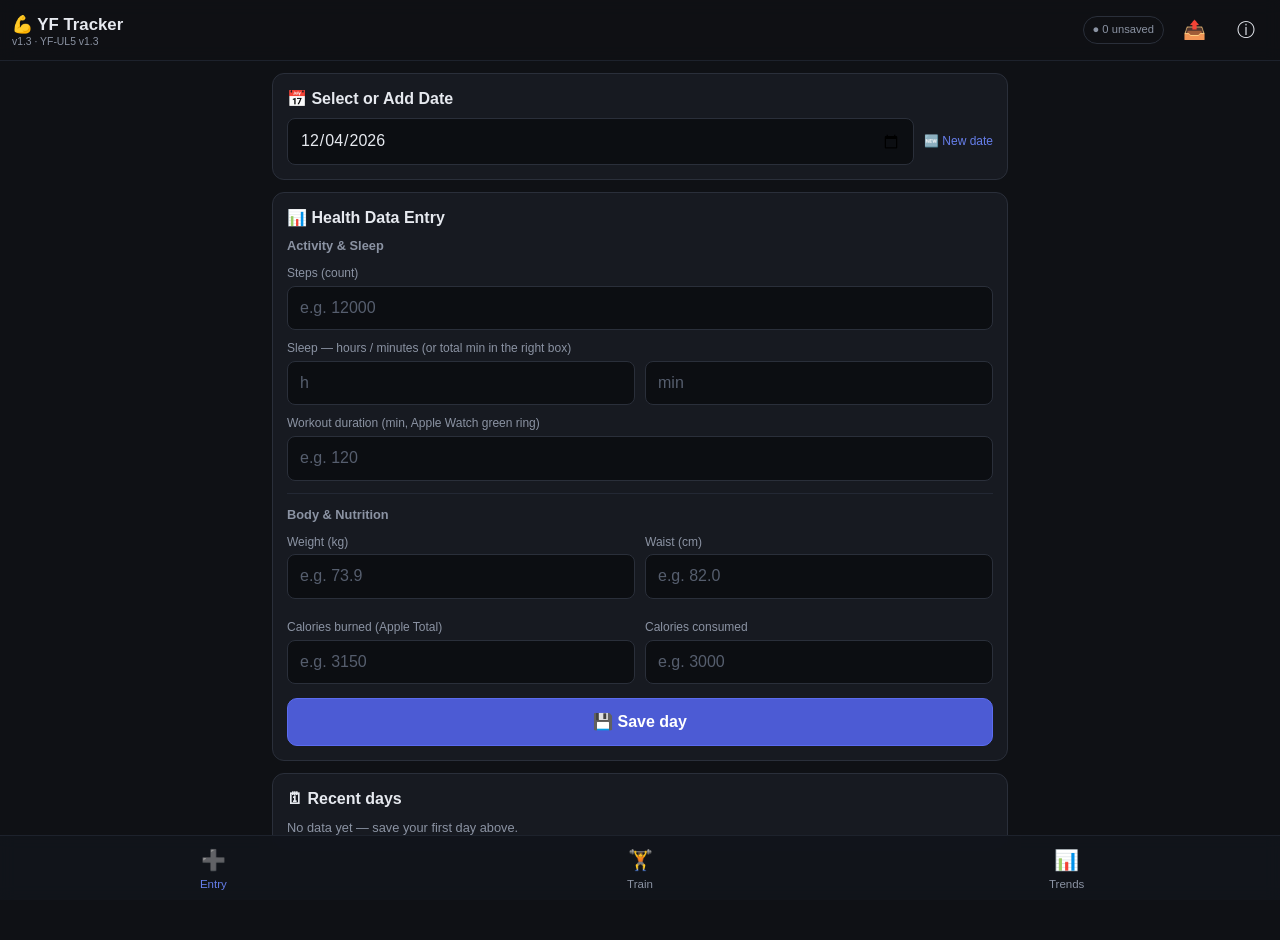
<file: mobile_tracker/index.html>
<!DOCTYPE html>
<html lang="en">
<head>
<meta charset="utf-8">
<meta name="viewport" content="width=device-width, initial-scale=1, viewport-fit=cover">
<meta name="apple-mobile-web-app-capable" content="yes">
<meta name="mobile-web-app-capable" content="yes">
<meta name="apple-mobile-web-app-status-bar-style" content="black-translucent">
<meta name="apple-mobile-web-app-title" content="YF Tracker">
<meta name="theme-color" content="#0f1115">
<title>YF Tracker</title>
<style>
/* ============ Reset / base ============ */
*{box-sizing:border-box;margin:0;padding:0;-webkit-tap-highlight-color:transparent}
html{font-size:16px}
body{
  font-family:-apple-system,BlinkMacSystemFont,"Segoe UI",Roboto,Helvetica,Arial,sans-serif;
  background:#0f1115;color:#e6e9ef;line-height:1.4;
  padding-bottom:calc(64px + env(safe-area-inset-bottom));
  min-height:100vh;
}
button{font:inherit;color:inherit;background:none;border:none;cursor:pointer}
input,select,textarea{font:inherit;color:#e6e9ef;background:#0c0e12;border:1px solid #2a2f3a;border-radius:8px;padding:10px 12px;min-height:44px;width:100%}
input:focus,select:focus{outline:none;border-color:#667eea}
input::placeholder{color:#565e6e}
h1{font-size:1.05rem;font-weight:700}
h2{font-size:1rem;font-weight:700;margin-bottom:.5rem}
h3{font-size:.95rem;font-weight:600}
/* ============ Header ============ */
header{
  position:sticky;top:0;z-index:50;display:flex;align-items:center;gap:8px;
  padding:calc(8px + env(safe-area-inset-top)) 12px 8px;background:#0f1115ee;
  border-bottom:1px solid #1d222c;backdrop-filter:blur(8px);
}
header .ver{font-size:.65rem;color:#8b93a3;line-height:1.1}
header .spacer{flex:1}
.badge{
  font-size:.7rem;padding:5px 9px;border-radius:999px;border:1px solid #2a2f3a;color:#8b93a3;
  min-height:0;display:inline-flex;align-items:center;gap:5px;
}
.badge.dirty{border-color:#f59e0b;color:#f59e0b}
.iconbtn{min-width:44px;min-height:44px;display:inline-flex;align-items:center;justify-content:center;font-size:1.15rem;border-radius:10px}
.iconbtn:active{background:#1d222c}
/* ============ Tab bar ============ */
nav.tabbar{
  position:fixed;bottom:0;left:0;right:0;z-index:50;display:flex;
  background:#12151bee;border-top:1px solid #1d222c;backdrop-filter:blur(8px);
  padding-bottom:env(safe-area-inset-bottom);
}
nav.tabbar button{
  flex:1;padding:10px 0 8px;font-size:.72rem;color:#8b93a3;display:flex;flex-direction:column;align-items:center;gap:2px;min-height:56px;
}
nav.tabbar button .ic{font-size:1.25rem}
nav.tabbar button.on{color:#667eea}
/* ============ Layout ============ */
main{padding:12px;max-width:760px;margin:0 auto}
section.panel{display:none}
section.panel.on{display:block}
.card{background:#171a21;border:1px solid #2a2f3a;border-radius:12px;padding:14px;margin-bottom:12px}
.row{display:flex;gap:10px;align-items:center}
.row>*{flex:1}
.muted{color:#8b93a3;font-size:.8rem}
.small{font-size:.75rem}
.btn{
  display:inline-flex;align-items:center;justify-content:center;gap:6px;
  background:#232838;border:1px solid #364066;color:#c7d2fe;border-radius:10px;
  padding:12px 16px;min-height:48px;font-weight:600;width:100%;
}
.btn:active{background:#2b3149}
.btn.primary{background:#4c5bd4;border-color:#5b6cf0;color:#fff}
.btn.ghost{background:transparent;border-color:#2a2f3a;color:#8b93a3}
.btn.danger{background:#3a1214;border-color:#7f1d1d;color:#fca5a5}
.btn.sm{min-height:38px;padding:6px 12px;width:auto;font-size:.85rem}
.chip{display:inline-block;font-size:.68rem;padding:3px 8px;border-radius:999px;background:#232838;color:#9aa4c7;margin-right:5px;margin-bottom:3px}
label.f{display:block;font-size:.75rem;color:#8b93a3;margin:10px 0 4px}
.grid2{display:grid;grid-template-columns:1fr 1fr;gap:10px}
.hint-ok{color:#10b981;font-size:.75rem}
.hint-new{color:#667eea;font-size:.75rem}
hr.sep{border:0;border-top:1px solid #232834;margin:12px 0}
/* ============ Recent list ============ */
.recent{display:flex;flex-direction:column;gap:6px}
.recent .r{
  display:flex;align-items:center;gap:8px;background:#12151b;border:1px solid #232834;
  border-radius:10px;padding:9px 10px;font-size:.78rem;
}
.recent .r .d{font-weight:700;min-width:52px}
.recent .r .vals{flex:1;color:#8b93a3;display:flex;flex-wrap:wrap;gap:4px 10px}
.recent .r button{min-width:38px;min-height:38px;font-size:1rem;color:#8b93a3}
/* ============ Train ============ */
.sess{display:flex;align-items:center;gap:10px}
.sess .info{flex:1}
.sess .info .nm{font-weight:700}
.today-chip{
  display:flex;align-items:center;gap:10px;background:#141b2e;border:1px solid #364066;
  border-radius:12px;padding:12px;margin-bottom:12px;
}
.exgroup{background:#171a21;border:1px solid #2a2f3a;border-radius:12px;margin-bottom:12px;overflow:hidden}
.exgroup.ss{border-left:4px solid #667eea}
.ss-tag{font-size:.62rem;font-weight:700;letter-spacing:.08em;color:#8fa0f4;padding:8px 14px 0}
.ex{padding:12px 14px}
.ex + .ex{border-top:1px dashed #2a2f3a}
.ex .hd{display:flex;align-items:baseline;gap:8px;flex-wrap:wrap;margin-bottom:6px}
.ex .hd .nm{font-weight:700;font-size:.95rem}
.ex .lastline{font-size:.72rem;color:#7f8798;background:#12151b;border-radius:6px;padding:4px 8px;margin:0 0 8px}
.setrow{display:flex;align-items:center;gap:6px;margin:6px 0}
.setrow .sn{min-width:20px;color:#8b93a3;font-size:.75rem;text-align:center}
.setrow input{min-height:44px;padding:8px;text-align:center}
.setrow input.w{flex:2.2}
.setrow input.r{flex:1.8}
.setrow input.rr{flex:1.3}
.setrow .x{color:#565e6e;font-size:.8rem}
.setrow button.done{
  min-width:44px;min-height:44px;border:1px solid #2a2f3a;border-radius:10px;color:#565e6e;font-size:1rem;
}
.setrow button.done.on{background:#064e3b;border-color:#10b981;color:#10b981}
.setrow button.del{min-width:34px;min-height:44px;color:#565e6e}
.notein input{min-height:38px;font-size:.8rem;padding:7px 10px}
/* editor */
.exed{display:flex;align-items:center;gap:6px;padding:10px 12px;border-top:1px dashed #2a2f3a}
.exed:first-child{border-top:0}
.exed .nm{flex:1;font-size:.88rem}
.exed .tg{color:#8b93a3;font-size:.7rem}
.exed button{min-width:38px;min-height:44px;color:#8b93a3;font-size:.95rem}
.exed button.linkon{color:#8fa0f4}
/* ============ Rest timer ============ */
#restTimer{
  position:fixed;left:12px;right:12px;bottom:calc(64px + env(safe-area-inset-bottom) + 8px);z-index:60;
  display:none;align-items:center;gap:12px;background:#141b2e;border:1px solid #5b6cf0;
  border-radius:14px;padding:12px 16px;box-shadow:0 8px 24px #0009;
}
#restTimer.on{display:flex}
#restTimer.flash{animation:tflash .5s 4}
@keyframes tflash{50%{background:#4c5bd4}}
#restTimer .t{font-size:1.5rem;font-weight:800;font-variant-numeric:tabular-nums}
#restTimer .lb{flex:1;font-size:.75rem;color:#9aa4c7}
/* ============ KPI ============ */
.kpis{display:grid;grid-template-columns:repeat(3,1fr);gap:8px;margin-bottom:14px}
.kpi{border-radius:10px;padding:10px 6px;text-align:center;min-height:86px;border:1px solid}
.kpi .l{color:#9ca3af;font-size:.62rem;margin-bottom:3px}
.kpi .v{font-size:1.15rem;font-weight:700}
.kpi .u{color:#6b7280;font-size:.6rem}
.kpi.green{border-color:#10b981;background:#064e3b}.kpi.green .v{color:#10b981}
.kpi.amber{border-color:#f59e0b;background:#451a03}.kpi.amber .v{color:#f59e0b}
.kpi.red{border-color:#ef4444;background:#450a0a}.kpi.red .v{color:#ef4444}
.kpi.neutral{border-color:#667eea;background:#1e1b4b}.kpi.neutral .v{color:#667eea}
.legend{display:flex;flex-wrap:wrap;gap:4px 12px;margin:2px 0 6px}
.legend .lg{font-size:.68rem;color:#8b93a3;display:inline-flex;align-items:center;gap:5px}
.legend .dot{width:9px;height:9px;border-radius:3px;display:inline-block}
canvas{display:block;width:100%}
/* ============ Modal / toast ============ */
#ovl{position:fixed;inset:0;background:#000a;z-index:100;display:none;align-items:flex-end;justify-content:center}
#ovl.on{display:flex}
#modal{
  background:#171a21;border:1px solid #2a2f3a;border-radius:16px 16px 0 0;width:100%;max-width:760px;
  max-height:86vh;overflow:auto;padding:18px 16px calc(18px + env(safe-area-inset-bottom));
}
#modal h2{margin-bottom:10px}
#modal .body{font-size:.88rem;color:#c3c9d6}
#modal .body p{margin:8px 0}
#modal .body ol,#modal .body ul{margin:8px 0 8px 18px}
#modal .body li{margin:5px 0}
#modal .body code{background:#0c0e12;border:1px solid #2a2f3a;border-radius:6px;padding:1px 6px;font-size:.78rem}
#modal .btns{display:flex;gap:10px;margin-top:16px}
#modal .btns .btn{flex:1}
#toast{
  position:fixed;left:50%;transform:translateX(-50%);bottom:calc(70px + env(safe-area-inset-bottom) + 8px);
  background:#232838;border:1px solid #5b6cf0;color:#e6e9ef;padding:10px 18px;border-radius:999px;
  font-size:.85rem;z-index:120;display:none;white-space:nowrap;box-shadow:0 6px 20px #0008;
}
#toast.on{display:block}
.diffline{font-size:.8rem;margin:3px 0}
.diffline b{color:#f59e0b}
@media(min-width:520px){.kpis{grid-template-columns:repeat(6,1fr)}}
</style>
</head>
<body>

<header>
  <div>
    <h1>💪 YF Tracker</h1>
    <div class="ver">v1.3 · YF-UL5 v1.3</div>
  </div>
  <div class="spacer"></div>
  <button class="badge" id="unsavedBadge" data-act="sync">● 0 unsaved</button>
  <button class="iconbtn" data-act="sync" title="Sync / Export">📤</button>
  <button class="iconbtn" data-act="help" title="Help">ⓘ</button>
</header>

<main>
  <!-- ============ ENTRY ============ -->
  <section class="panel on" id="panel-entry">
    <div class="card">
      <h2>📅 Select or Add Date</h2>
      <div class="row">
        <input type="date" id="entryDate">
        <span id="dateHint" class="hint-new" style="flex:0 0 auto">🆕 New date</span>
      </div>
    </div>

    <div class="card">
      <h2>📊 Health Data Entry</h2>
      <h3 class="muted">Activity &amp; Sleep</h3>
      <label class="f">Steps (count)</label>
      <input id="inSteps" inputmode="numeric" placeholder="e.g. 12000">
      <label class="f">Sleep — hours / minutes (or total min in the right box)</label>
      <div class="row">
        <input id="inSleepH" inputmode="numeric" placeholder="h">
        <input id="inSleepM" inputmode="numeric" placeholder="min">
      </div>
      <div class="muted small" id="sleepHint" style="margin-top:4px"></div>
      <label class="f">Workout duration (min, Apple Watch green ring)</label>
      <input id="inWorkout" inputmode="numeric" placeholder="e.g. 120">
      <hr class="sep">
      <h3 class="muted">Body &amp; Nutrition</h3>
      <div class="grid2">
        <div>
          <label class="f">Weight (kg)</label>
          <input id="inWeight" inputmode="decimal" placeholder="e.g. 73.9">
        </div>
        <div>
          <label class="f">Waist (cm)</label>
          <input id="inWaist" inputmode="decimal" placeholder="e.g. 82.0">
        </div>
        <div>
          <label class="f">Calories burned (Apple Total)</label>
          <input id="inBurned" inputmode="numeric" placeholder="e.g. 3150">
        </div>
        <div>
          <label class="f">Calories consumed</label>
          <input id="inConsumed" inputmode="numeric" placeholder="e.g. 3000">
        </div>
      </div>
      <div style="margin-top:14px"><button class="btn primary" data-act="saveEntry">💾 Save day</button></div>
    </div>

    <div class="card">
      <h2>🗓 Recent days</h2>
      <div class="recent" id="recentList"></div>
    </div>
  </section>

  <!-- ============ TRAIN ============ -->
  <section class="panel" id="panel-train"></section>

  <!-- ============ TRENDS ============ -->
  <section class="panel" id="panel-trends">
    <div class="card">
      <div class="row">
        <div>
          <label class="f">📅 Time Period</label>
          <select id="selPeriod">
            <option value="30">Last 30 Days</option>
            <option value="90">Last 3 Months</option>
            <option value="all">All Data</option>
          </select>
        </div>
        <div>
          <label class="f">📊 Aggregation</label>
          <select id="selAgg">
            <option value="daily">Daily</option>
            <option value="weekly">Weekly</option>
            <option value="monthly">Monthly</option>
          </select>
        </div>
      </div>
      <div class="muted small" id="periodInfo" style="margin-top:8px"></div>
    </div>
    <h2 style="margin:4px 0 8px">📋 Key Metrics</h2>
    <div class="kpis" id="kpiGrid"></div>
    <h2 style="margin:4px 0 8px">📈 Charts</h2>
    <div id="chartsWrap"></div>
  </section>
</main>

<nav class="tabbar">
  <button data-act="tab" data-tab="entry" class="on"><span class="ic">➕</span>Entry</button>
  <button data-act="tab" data-tab="train"><span class="ic">🏋️</span>Train</button>
  <button data-act="tab" data-tab="trends"><span class="ic">📊</span>Trends</button>
</nav>

<div id="restTimer">
  <div class="t" id="rtTime">0:00</div>
  <div class="lb" id="rtLabel"></div>
  <button class="iconbtn" data-act="timerClose">✕</button>
</div>

<div id="ovl"><div id="modal"></div></div>
<div id="toast"></div>
<input type="file" id="fileImport" accept=".json,application/json" style="display:none">

<script>
'use strict';
/* =====================================================================
   YF Tracker v1.0 — single-file offline health & training tracker
   Data lives in IndexedDB. Sync = JSON export -> iCloud -> Mac merge.
   ===================================================================== */

/* ---------------- IndexedDB tiny promise wrapper ---------------- */
const DB_NAME='yf-tracker', DB_VER=1;
let _db=null;
function openDB(){
  return new Promise((res,rej)=>{
    const rq=indexedDB.open(DB_NAME,DB_VER);
    rq.onupgradeneeded=e=>{
      const d=e.target.result;
      if(!d.objectStoreNames.contains('health'))d.createObjectStore('health',{keyPath:'date'});
      if(!d.objectStoreNames.contains('workouts'))d.createObjectStore('workouts',{keyPath:'key'});
      if(!d.objectStoreNames.contains('meta'))d.createObjectStore('meta',{keyPath:'k'});
    };
    rq.onsuccess=()=>{_db=rq.result;res(_db)};
    rq.onerror=()=>rej(rq.error);
  });
}
function tx(store,mode,fn){
  return new Promise((res,rej)=>{
    const t=_db.transaction(store,mode),s=t.objectStore(store);
    const out=fn(s);
    t.oncomplete=()=>res(out&&out._v!==undefined?out._v:out);
    t.onerror=()=>rej(t.error);
  });
}
function idbGetAll(store){return new Promise((res,rej)=>{const t=_db.transaction(store,'readonly');const rq=t.objectStore(store).getAll();rq.onsuccess=()=>res(rq.result||[]);rq.onerror=()=>rej(rq.error)})}
function idbPut(store,obj){return tx(store,'readwrite',s=>{s.put(obj)})}
function idbDel(store,key){return tx(store,'readwrite',s=>{s.delete(key)})}
function idbGet(store,key){return new Promise((res,rej)=>{const t=_db.transaction(store,'readonly');const rq=t.objectStore(store).get(key);rq.onsuccess=()=>res(rq.result);rq.onerror=()=>rej(rq.error)})}

/* ---------------- Date & number helpers ---------------- */
function pad(n){return n<10?'0'+n:''+n}
function isoToDdmm(iso){const[y,m,d]=iso.split('-');return d+'/'+m+'/'+y}
function ddmmToIso(dm){const[d,m,y]=dm.split('/');return y+'-'+m+'-'+d}
function ddmmToDate(dm){const[d,m,y]=dm.split('/').map(Number);return new Date(y,m-1,d)}
function todayIso(){const t=new Date();return t.getFullYear()+'-'+pad(t.getMonth()+1)+'-'+pad(t.getDate())}
function fmtShort(dt){return pad(dt.getDate())+'/'+pad(dt.getMonth()+1)}
function numOrNull(v){if(v===''||v==null)return null;const n=Number(String(v).replace(',','.'));return isNaN(n)?null:n}
function csvCell(v){if(v==null||v==='')return'';const n=Number(v);return Number.isInteger(n)?n+'.0':String(n)}
function esc(s){return String(s==null?'':s).replace(/&/g,'&amp;').replace(/</g,'&lt;').replace(/>/g,'&gt;').replace(/"/g,'&quot;')}
function minToH(m){if(m==null)return'';const h=Math.floor(m/60),mm=Math.round(m%60);return h+'h'+pad(mm)}

/* ---------------- Program seed (YF-UL5 v1) ---------------- */
let _idc=0;const nid=p=>p+'_'+(++_idc)+'_'+Math.random().toString(36).slice(2,7);
function ex(name,sets,reps,rest,rir,opts){return Object.assign({id:nid('e'),name,sets,reps,rest,rir:rir||'',ssWithNext:false,note:''},opts||{})}
const ABS=()=>[
  ex('Weighted jackknife',4,'12','1:00','',{note:'34 kg → 36 when 4×12 clean'}),
  ex('Russian twist',3,'20','0:45','',{note:'default 20 kg'}),
  ex('Leg raise slow',1,'25','0:45','',{note:'or 2×15, BW'}),
  ex('Sit-ups feet on ground (optionnel)',1,'25','0:45','',{note:'slow finisher, optional'}),
  ex('Plank hold',2,'45-60s','0:45','',{note:'seconds in reps'})
];
function seedProgram(){
  return {name:'YF-UL5 v1.3',sessions:[
    {id:nid('s'),name:'Upper A',sub:'Chest/Back Heavy',exercises:[
      ex('Tirage vertical prise large',3,'8-10','2:30','1-2',{note:'full ROM, no partials'}),
      ex('Tirage horizontal prise serré',3,'10','2:30','1-2',{note:'full ROM, no partials'}),
      ex('Développé couché barre',4,'5-8','3:00','1-2'),
      ex('Tirage vertical unilatéral',3,'10','2:00','2'),
      ex('Dips (lestés ou BW)',3,'8-10','2:00','2'),
      ex('Shrug barre',3,'12-15','1:30','1',{ssWithNext:true,note:'72.5-75 kg, true superset'}),
      ex('Élévations latérales',3,'12-15','1:30','1',{note:'8 kg strict, pause 1s top'}),
      ex('Face pulls',3,'12-15','1:00','1')
    ]},
    {id:nid('s'),name:'Lower A',sub:'Quad/Ham + Abs',exercises:[
      ex('Back squat barre',4,'5-8','3:00','2'),
      ex('Bulgarian split squat',4,'10/leg','2:00','2'),
      ex('Romanian deadlift barre',4,'8','3:00','2',{note:'start light, ramping'}),
      ...ABS()
    ]},
    {id:nid('s'),name:'Upper B',sub:'Shoulders/Arms',exercises:[
      ex('Standing OHP barbell',4,'5-8','3:00','2'),
      ex('Shoulder press machine (optionnel)',3,'8-12','2:00','0-1',{note:'si machine dispo — ¾ lockout, 2-3s eccentric'}),
      ex('Élévations latérales',4,'10-15','1:30','1',{note:'lead elbow, pause 1s top'}),
      ex('Rear delt cable fly',3,'12-15','1:30','1'),
      ex('Curl pupitre',4,'10','1:30','1-2',{ssWithNext:true}),
      ex('Overhead triceps',4,'10','1:30','1-2'),
      ex('Curl allongé poulie basse',4,'10','1:30','1-2',{ssWithNext:true}),
      ex('Triceps barre poulie haute',4,'10','1:30','1-2'),
      ex('Reverse curl EZ',3,'10','1:30','1',{ssWithNext:true}),
      ex('Hammer curl',3,'10','1:30','1')
    ]},
    {id:nid('s'),name:'Upper C',sub:'Chest/Back Volume',exercises:[
      ex('Pull-ups (BW ou lestés)',4,'max (5-8)','2:30','0-1',{note:'FRESH first — hardest movement'}),
      ex('Développé incliné haltères',3,'8-10','2:30','1-2',{note:'22 kg start'}),
      ex('Tirage horizontal prise large',3,'10','2:30','1-2',{note:'order 3-4 flexible by machine'}),
      ex('Écarté haltère pec',3,'10-12','1:30','1'),
      ex('Pull-over cable',3,'12','1:30','1',{note:'light+slow, feel lat stretch; first cut if long'}),
      ex('Face pulls',3,'12-15','1:30','1',{ssWithNext:true,note:'replaced shrug — rear delt + shoulder health'}),
      ex('Élévations latérales',3,'12-15','1:30','1',{note:'8 kg strict'})
    ]},
    {id:nid('s'),name:'Lower B',sub:'Ham/Quad Accessories + Abs',exercises:[
      ex('Hack squat',4,'10','2:30','1-2'),
      ex('Leg curl allongé',3,'10','1:30','1'),
      ex('Leg curl assis',2,'10','1:30','1'),
      ex('Leg extension',3,'10-12','1:30','0-1'),
      ...ABS()
    ]}
  ]};
}
const SCHEDULE={0:'Upper A',1:'Lower A',2:'Upper B',3:null,4:'Upper C',5:'Lower B',6:null};

/* ---------------- App state ---------------- */
const S={
  tab:'entry',
  health:[],            // sorted asc by date
  workouts:[],          // sorted asc by date
  program:null,
  unsaved:0,
  lastExport:null,
  trainView:'home',     // home | edit
  editSid:null,
  log:null              // active working session log
};
const $=q=>document.querySelector(q);

/* ---------------- Data access ---------------- */
function sortHealth(){S.health.sort((a,b)=>ddmmToDate(a.date)-ddmmToDate(b.date))}
function sortWorkouts(){S.workouts.sort((a,b)=>ddmmToDate(a.date)-ddmmToDate(b.date))}
async function loadAll(){
  S.health=await idbGetAll('health');sortHealth();
  S.workouts=await idbGetAll('workouts');sortWorkouts();
  const pm=await idbGet('meta','program');
  if(pm&&pm.v){S.program=pm.v}else{S.program=seedProgram();await idbPut('meta',{k:'program',v:S.program})}
  const un=await idbGet('meta','unsaved');S.unsaved=un?un.v:0;
  const le=await idbGet('meta','lastExport');S.lastExport=le?le.v:null;
  const al=await idbGet('meta','activeLog');if(al&&al.v)S.log=al.v;
}
async function bumpUnsaved(n){S.unsaved+=(n==null?1:n);await idbPut('meta',{k:'unsaved',v:S.unsaved});renderBadge()}
async function persistProgram(){await idbPut('meta',{k:'program',v:S.program});await bumpUnsaved()}
let _alTm=null;
function persistActiveLog(){clearTimeout(_alTm);_alTm=setTimeout(()=>{idbPut('meta',{k:'activeLog',v:S.log})},400)}
async function clearActiveLog(){clearTimeout(_alTm);await idbPut('meta',{k:'activeLog',v:null});S.log=null}

/* ---------------- Modal / toast ---------------- */
function showModal(title,bodyHtml,buttons){
  return new Promise(res=>{
    const m=$('#modal');
    m.innerHTML='<h2>'+esc(title)+'</h2><div class="body">'+bodyHtml+'</div>'+
      '<div class="btns">'+buttons.map((b,i)=>'<button class="btn '+(b.cls||'')+'" data-mb="'+i+'">'+esc(b.txt)+'</button>').join('')+'</div>';
    $('#ovl').classList.add('on');
    m.querySelectorAll('[data-mb]').forEach(bt=>bt.onclick=()=>{$('#ovl').classList.remove('on');res(buttons[+bt.dataset.mb].val)});
  });
}
function confirmM(title,body){return showModal(title,body,[{txt:'Cancel',cls:'ghost',val:false},{txt:'Confirm',cls:'primary',val:true}])}
let _toTm=null;
function toast(msg){const t=$('#toast');t.textContent=msg;t.classList.add('on');clearTimeout(_toTm);_toTm=setTimeout(()=>t.classList.remove('on'),2200)}

/* =====================================================================
   ENTRY TAB
   ===================================================================== */
function healthByDate(dm){return S.health.find(h=>h.date===dm)}
function lastWeight(){for(let i=S.health.length-1;i>=0;i--){if(S.health[i].weight!=null)return S.health[i].weight}return null}

function loadEntryForm(){
  const iso=$('#entryDate').value||todayIso();
  const rec=healthByDate(isoToDdmm(iso));
  const hint=$('#dateHint');
  if(rec){hint.textContent='📝 Date exists — editing';hint.className='hint-ok'}
  else{hint.textContent='🆕 New date';hint.className='hint-new'}
  const g=(v)=>v==null?'':String(v);
  $('#inSteps').value=rec?g(rec.steps):'';
  const sl=rec?rec.sleep_min:null;
  $('#inSleepH').value=sl!=null?String(Math.floor(sl/60)):'';
  $('#inSleepM').value=sl!=null?String(Math.round(sl%60)):'';
  updateSleepHint();
  $('#inWorkout').value=rec?g(rec.workout_duration_min_tot):'';
  $('#inWeight').value=rec?g(rec.weight):(lastWeight()!=null?String(lastWeight()):'');
  $('#inWaist').value=rec?g(rec.waist_cm):'';
  $('#inBurned').value=rec?g(rec.calories_burned):'';
  $('#inConsumed').value=rec?g(rec.calories_consumed):'';
}
function readSleepMin(){
  const h=numOrNull($('#inSleepH').value),m=numOrNull($('#inSleepM').value);
  if(h==null&&m==null)return null;
  return (h||0)*60+(m||0);
}
function updateSleepHint(){
  const v=readSleepMin();
  $('#sleepHint').textContent=v==null?'':('= '+minToH(v)+' ('+v+' min)');
}
async function saveEntry(){
  const iso=$('#entryDate').value;if(!iso){toast('Pick a date');return}
  const dm=isoToDdmm(iso);
  const rec={date:dm,
    steps:numOrNull($('#inSteps').value),
    sleep_min:readSleepMin(),
    workout_duration_min_tot:numOrNull($('#inWorkout').value),
    weight:numOrNull($('#inWeight').value),
    calories_burned:numOrNull($('#inBurned').value),
    calories_consumed:numOrNull($('#inConsumed').value),
    waist_cm:numOrNull($('#inWaist').value)};
  const old=healthByDate(dm);
  if(old){
    const fields=[['steps','Steps'],['sleep_min','Sleep'],['workout_duration_min_tot','Workout'],['weight','Weight'],['calories_burned','Burned'],['calories_consumed','Consumed'],['waist_cm','Waist']];
    const diffs=fields.filter(([k])=>String(old[k]??'')!==String(rec[k]??''))
      .map(([k,l])=>'<div class="diffline">'+l+': '+esc(old[k]??'—')+' → <b>'+esc(rec[k]??'—')+'</b></div>').join('');
    if(diffs){const ok=await confirmM('Overwrite '+dm+'?',diffs||'');if(!ok)return}
    else{toast('No changes');return}
  }
  await idbPut('health',rec);
  const i=S.health.findIndex(h=>h.date===dm);
  if(i>=0)S.health[i]=rec;else{S.health.push(rec);sortHealth()}
  await bumpUnsaved();
  loadEntryForm();renderRecent();
  toast('Saved '+dm+' ✓');
}
function renderRecent(){
  const el=$('#recentList');
  const last=S.health.slice(-10).reverse();
  if(!last.length){el.innerHTML='<div class="muted">No data yet — save your first day above.</div>';return}
  el.innerHTML=last.map(h=>{
    const vals=[];
    if(h.weight!=null)vals.push(h.weight+' kg');
    if(h.waist_cm!=null)vals.push('waist '+h.waist_cm);
    if(h.sleep_min!=null)vals.push('😴 '+minToH(h.sleep_min));
    if(h.steps!=null)vals.push('👣 '+Math.round(h.steps).toLocaleString());
    if(h.calories_consumed!=null)vals.push('in '+Math.round(h.calories_consumed));
    if(h.calories_burned!=null)vals.push('out '+Math.round(h.calories_burned));
    return '<div class="r"><span class="d">'+h.date.slice(0,5)+'</span><span class="vals">'+vals.map(esc).join(' · ')+'</span>'+
      '<button data-act="editDay" data-date="'+h.date+'">✎</button><button data-act="delDay" data-date="'+h.date+'">✕</button></div>';
  }).join('');
}
async function delDay(dm){
  const ok=await confirmM('Delete '+dm+'?','This removes the day from the phone app only (the Mac CSV is not touched).');
  if(!ok)return;
  await idbDel('health',dm);
  S.health=S.health.filter(h=>h.date!==dm);
  await bumpUnsaved();renderRecent();loadEntryForm();toast('Deleted '+dm);
}

/* =====================================================================
   TRAIN TAB
   ===================================================================== */
function groupSS(list){
  const groups=[];let cur=[];
  list.forEach((e,i)=>{cur.push(i);if(!e.ssWithNext||i===list.length-1){groups.push(cur);cur=[]}});
  if(cur.length)groups.push(cur);
  return groups;
}
function lastSessionFor(name){
  const n=name.trim().toLowerCase();
  for(let i=S.workouts.length-1;i>=0;i--){
    const w=S.workouts[i];
    const e=(w.exercises||[]).find(x=>x.name.trim().toLowerCase()===n);
    if(e&&e.sets&&e.sets.length)return {date:w.date,sets:e.sets};
  }
  return null;
}
function fmtPrev(p){return (p&&p.weight!=null?p.weight:'?')+'×'+(p&&p.reps!=null?p.reps:'?')}
function renderTrain(){
  const root=$('#panel-train');
  if(S.log){root.innerHTML=logHTML();return}
  if(S.trainView==='edit'){root.innerHTML=editorHTML();return}
  root.innerHTML=homeHTML();
}
function homeHTML(){
  const today=SCHEDULE[new Date().getDay()];
  const tSess=today?S.program.sessions.find(s=>s.name===today):null;
  let h='';
  if(tSess){
    h+='<div class="today-chip"><div style="flex:1"><div class="muted small">📅 Today</div><div style="font-weight:700">'+esc(tSess.name)+' — '+esc(tSess.sub||'')+'</div></div>'+
      '<button class="btn primary sm" data-act="startSession" data-sid="'+tSess.id+'">Start</button></div>';
  }else if(today===null){
    h+='<div class="today-chip"><div class="muted">📅 Today is a REST day (schedule: Sun UA · Mon LA · Tue UB · Wed rest · Thu UC · Fri LB · Sat rest)</div></div>';
  }
  h+=S.program.sessions.map(s=>{
    return '<div class="card sess"><div class="info"><div class="nm">'+esc(s.name)+'</div><div class="muted small">'+esc(s.sub||'')+' · '+s.exercises.length+' exercises</div></div>'+
    '<button class="btn sm" data-act="startSession" data-sid="'+s.id+'">▶ Start</button>'+
    '<button class="iconbtn" data-act="editSession" data-sid="'+s.id+'">✎</button></div>';
  }).join('');
  h+='<button class="btn ghost" data-act="addSession">＋ New session</button>';
  h+='<div class="muted small" style="margin-top:14px">📈 Per-exercise progress view: coming in a later version.</div>';
  return h;
}
/* -------- session editor -------- */
function editorHTML(){
  const s=S.program.sessions.find(x=>x.id===S.editSid);
  if(!s){S.trainView='home';return homeHTML()}
  let h='<div class="card"><div class="row" style="align-items:center">'+
    '<button class="iconbtn" data-act="editBack" style="flex:0 0 auto">←</button>'+
    '<div style="flex:1"><div style="font-weight:700">'+esc(s.name)+'</div><div class="muted small">'+esc(s.sub||'')+'</div></div>'+
    '<button class="btn sm ghost" data-act="renameSession" data-sid="'+s.id+'">Rename</button></div></div>';
  h+='<div class="card" style="padding:4px 2px">';
  h+=s.exercises.map((e,i)=>{
    const link=e.ssWithNext?'⛓':'⛓';
    return '<div class="exed">'+
      '<div class="nm"><div>'+esc(e.name)+(e.ssWithNext?' <span class="chip" style="background:#141b2e;color:#8fa0f4">SS↓</span>':'')+'</div>'+
      '<div class="tg">'+e.sets+'×'+esc(e.reps)+' · rest '+esc(e.rest)+(e.rir?' · RIR '+esc(e.rir):'')+'</div></div>'+
      '<button data-act="exUp" data-sid="'+s.id+'" data-i="'+i+'">↑</button>'+
      '<button data-act="exDown" data-sid="'+s.id+'" data-i="'+i+'">↓</button>'+
      '<button data-act="exLink" data-sid="'+s.id+'" data-i="'+i+'" class="'+(e.ssWithNext?'linkon':'')+'" title="superset with next">'+link+'</button>'+
      '<button data-act="exEdit" data-sid="'+s.id+'" data-i="'+i+'">✎</button>'+
      '<button data-act="exDel" data-sid="'+s.id+'" data-i="'+i+'">✕</button>'+
      '</div>';
  }).join('');
  h+='</div>';
  h+='<button class="btn" data-act="exAdd" data-sid="'+s.id+'">＋ Add exercise</button>';
  h+='<div style="height:10px"></div>';
  h+='<button class="btn danger" data-act="delSession" data-sid="'+s.id+'">🗑 Delete session</button>';
  return h;
}
function exFormHTML(e){
  return '<label class="f">Name</label><input id="xf_name" value="'+esc(e.name)+'">'+
  '<div class="grid2">'+
  '<div><label class="f">Sets</label><input id="xf_sets" inputmode="numeric" value="'+esc(e.sets)+'"></div>'+
  '<div><label class="f">Reps (range ok)</label><input id="xf_reps" value="'+esc(e.reps)+'"></div>'+
  '<div><label class="f">Rest (m:ss)</label><input id="xf_rest" value="'+esc(e.rest)+'"></div>'+
  '<div><label class="f">RIR</label><input id="xf_rir" value="'+esc(e.rir)+'"></div>'+
  '</div>'+
  '<label class="f">Default note (machine/gym)</label><input id="xf_note" value="'+esc(e.note||'')+'">';
}
function readExForm(){
  return {name:$('#xf_name').value.trim()||'Exercise',
    sets:Math.max(1,Math.round(numOrNull($('#xf_sets').value)||1)),
    reps:$('#xf_reps').value.trim()||'10',
    rest:$('#xf_rest').value.trim()||'1:30',
    rir:$('#xf_rir').value.trim(),
    note:$('#xf_note').value.trim()};
}
async function exEdit(sid,i){
  const s=S.program.sessions.find(x=>x.id===sid);const e=s.exercises[i];
  const ok=await showModal('Edit exercise',exFormHTML(e),[{txt:'Cancel',cls:'ghost',val:false},{txt:'Save',cls:'primary',val:true}]);
  if(!ok)return;
  Object.assign(e,readExForm());
  await persistProgram();renderTrain();
}
async function exAdd(sid){
  const s=S.program.sessions.find(x=>x.id===sid);
  const blank=ex('',3,'10','1:30','');
  const ok=await showModal('New exercise',exFormHTML(blank),[{txt:'Cancel',cls:'ghost',val:false},{txt:'Add',cls:'primary',val:true}]);
  if(!ok)return;
  Object.assign(blank,readExForm());
  s.exercises.push(blank);
  await persistProgram();renderTrain();
}
/* -------- logging -------- */
async function startSession(sid){
  const s=S.program.sessions.find(x=>x.id===sid);if(!s)return;
  if(S.log){
    const ok=await confirmM('A session draft is in progress','Starting "'+esc(s.name)+'" will discard the unfinished "'+esc(S.log.session)+'" draft. Continue?');
    if(!ok)return;
    await clearActiveLog();
  }
  S.log={sid:s.id,session:s.name,dateISO:todayIso(),
    ex:s.exercises.map(e=>{
      const last=lastSessionFor(e.name);
      const lastSets=last?last.sets:null;
      const sets=[];
      for(let i=0;i<e.sets;i++){
        const p=lastSets?(lastSets[i]||lastSets[lastSets.length-1]):null;
        sets.push({w:'',r:'',rir:'',done:false,prev:p?{weight:p.weight,reps:p.reps}:null});
      }
      return {name:e.name,target:e.sets+'×'+e.reps,rest:e.rest,rir:e.rir,ssWithNext:!!e.ssWithNext,note:e.note||'',sets,lastDate:last?last.date:null,lastSets:lastSets||null};
    })};
  persistActiveLog();renderTrain();window.scrollTo(0,0);
}
function logHTML(){
  const L=S.log;
  let h='<div class="card"><div class="row" style="align-items:center">'+
    '<div style="flex:1"><div style="font-weight:800">'+esc(L.session)+'</div><div class="muted small">in progress — auto-saved draft</div></div>'+
    '<input type="date" value="'+esc(L.dateISO)+'" data-logdate="1" style="flex:0 0 150px"></div>'+
    '<div class="row" style="margin-top:10px">'+
    '<button class="btn primary" data-act="finishSession">✓ Finish &amp; save</button>'+
    '<button class="btn ghost" data-act="cancelSession">✕ Discard</button></div></div>';
  const groups=groupSS(L.ex);
  h+=groups.map(g=>{
    const isSS=g.length>1;
    let card='<div class="exgroup'+(isSS?' ss':'')+'">';
    if(isSS)card+='<div class="ss-tag">⛓ SUPERSET — alternate, rest after the pair</div>';
    card+=g.map(i=>{
      const e=L.ex[i];
      let x='<div class="ex"><div class="hd"><span class="nm">'+esc(e.name)+'</span>'+
        '<span class="chip">'+esc(e.target)+'</span><span class="chip">rest '+esc(e.rest)+'</span>'+(e.rir?'<span class="chip">RIR '+esc(e.rir)+'</span>':'')+'</div>';
      if(e.lastSets&&e.lastSets.length){
        x+='<div class="lastline">↩ Last'+(e.lastDate?' ('+esc(e.lastDate.slice(0,5))+')':'')+': '+e.lastSets.map(fmtPrev).join(' · ')+'</div>';
      }
      x+=e.sets.map((st,j)=>
        '<div class="setrow"><span class="sn">'+(j+1)+'</span>'+
        '<input class="w" inputmode="decimal" placeholder="'+(st.prev&&st.prev.weight!=null?esc(String(st.prev.weight)):'kg')+'" value="'+esc(st.w)+'" data-lb="'+i+'.'+j+'.w">'+
        '<span class="x">×</span>'+
        '<input class="r" inputmode="numeric" placeholder="'+(st.prev&&st.prev.reps!=null?esc(String(st.prev.reps)):'reps')+'" value="'+esc(st.r)+'" data-lb="'+i+'.'+j+'.r">'+
        '<input class="rr" inputmode="numeric" placeholder="RIR" value="'+esc(st.rir)+'" data-lb="'+i+'.'+j+'.rir">'+
        '<button class="done'+(st.done?' on':'')+'" data-act="setDone" data-i="'+i+'" data-j="'+j+'">✓</button>'+
        '<button class="del" data-act="setDel" data-i="'+i+'" data-j="'+j+'">–</button></div>'
      ).join('');
      x+='<div class="row" style="margin-top:6px"><button class="btn ghost sm" data-act="setAdd" data-i="'+i+'">＋ set</button>'+
         '<div class="notein" style="flex:3"><input placeholder="note (machine/gym)" value="'+esc(e.note)+'" data-ln="'+i+'"></div></div>';
      x+='</div>';
      return x;
    }).join('');
    card+='</div>';
    return card;
  }).join('');
  return h;
}
function setDone(i,j){
  const st=S.log.ex[i].sets[j];st.done=!st.done;
  persistActiveLog();
  const btn=document.querySelector('[data-act="setDone"][data-i="'+i+'"][data-j="'+j+'"]');
  if(btn)btn.classList.toggle('on',st.done);
  if(st.done)startTimer(S.log.ex[i].rest,S.log.ex[i].name+' — set '+(j+1)+' done');
}
async function finishSession(){
  const L=S.log;
  const dm=isoToDdmm(L.dateISO);
  const exercises=L.ex.map(e=>({
    name:e.name,target:e.target,rest:e.rest,rir:e.rir,note:e.note||'',
    sets:e.sets.filter(s=>s.r!=='').map(s=>{
      const o={weight:numOrNull(s.w),reps:numOrNull(s.r)};
      if(s.rir!=='')o.rir=numOrNull(s.rir);
      return o;
    })
  })).filter(e=>e.sets.length>0);
  if(!exercises.length){toast('Nothing logged yet');return}
  const key=dm+'|'+L.session;
  const existing=S.workouts.find(w=>w.key===key);
  const body='<p>'+exercises.length+' exercises, '+exercises.reduce((a,e)=>a+e.sets.length,0)+' sets on '+dm+'.</p>'+
    (existing?'<p><b>A log for this session/date exists — it will be replaced.</b></p>':'');
  const ok=await confirmM('Save '+L.session+'?',body);
  if(!ok)return;
  const rec={key,date:dm,session:L.session,exercises};
  await idbPut('workouts',rec);
  const ix=S.workouts.findIndex(w=>w.key===key);
  if(ix>=0)S.workouts[ix]=rec;else{S.workouts.push(rec);sortWorkouts()}
  await clearActiveLog();
  await bumpUnsaved();
  S.trainView='home';renderTrain();
  toast('Session saved ✓');
}
async function cancelSession(){
  const ok=await confirmM('Discard this session draft?','Logged values in this draft will be lost.');
  if(!ok)return;
  await clearActiveLog();S.trainView='home';renderTrain();
}
/* -------- rest timer -------- */
const T={int:null,end:0};
function restToSec(r){
  if(!r)return 90;
  const m1=/^(\d+):(\d{1,2})$/.exec(r.trim());if(m1)return(+m1[1])*60+(+m1[2]);
  const m2=/^(\d+)\s*s$/i.exec(r.trim());if(m2)return +m2[1];
  const n=parseInt(r,10);if(!isNaN(n))return n>=20?n:n*60;
  return 90;
}
function startTimer(rest,label){
  const sec=restToSec(rest);
  T.end=Date.now()+sec*1000;
  $('#rtLabel').textContent=label+' — rest '+rest;
  $('#restTimer').classList.add('on');$('#restTimer').classList.remove('flash');
  clearInterval(T.int);
  T.int=setInterval(()=>{
    const left=Math.round((T.end-Date.now())/1000);
    if(left<=0){
      $('#rtTime').textContent='0:00';
      clearInterval(T.int);
      $('#restTimer').classList.add('flash');
      if(navigator.vibrate)navigator.vibrate([200,100,200]);
      setTimeout(()=>$('#restTimer').classList.remove('on'),2500);
    }else{
      $('#rtTime').textContent=Math.floor(left/60)+':'+pad(left%60);
    }
  },250);
  $('#rtTime').textContent=Math.floor(sec/60)+':'+pad(sec%60);
}
function timerClose(){clearInterval(T.int);$('#restTimer').classList.remove('on')}

/* =====================================================================
   TRENDS TAB
   ===================================================================== */
function filteredHealth(){
  const p=$('#selPeriod').value;
  if(!S.health.length)return[];
  if(p==='all')return S.health.slice();
  const days=+p;
  const end=new Date();end.setHours(0,0,0,0);
  const start=new Date(end);start.setDate(start.getDate()-days);
  return S.health.filter(h=>{const d=ddmmToDate(h.date);return d>=start&&d<=end});
}
function mean(a){const v=a.filter(x=>x!=null);return v.length?v.reduce((s,x)=>s+x,0)/v.length:null}
function sum(a){const v=a.filter(x=>x!=null);return v.length?v.reduce((s,x)=>s+x,0):null}
function weeklyGain(rows){
  // least-squares slope over last <=7 days of weight, in kg/week
  const end=rows.length?ddmmToDate(rows[rows.length-1].date):null;
  if(!end)return null;
  const lim=new Date(end);lim.setDate(lim.getDate()-6);
  const pts=rows.filter(r=>r.weight!=null&&ddmmToDate(r.date)>=lim)
    .map(r=>({x:ddmmToDate(r.date).getTime()/86400000,y:r.weight}));
  if(pts.length<2)return null;
  const mx=mean(pts.map(p=>p.x)),my=mean(pts.map(p=>p.y));
  let num=0,den=0;
  pts.forEach(p=>{num+=(p.x-mx)*(p.y-my);den+=(p.x-mx)*(p.x-mx)});
  if(den===0)return null;
  return num/den*7;
}
function thColor(v,greens,ambers){
  if(v==null||isNaN(v))return'neutral';
  for(const[lo,hi]of greens)if(v>=lo&&v<=hi)return'green';
  for(const[lo,hi]of ambers)if(v>=lo&&v<=hi)return'amber';
  return'red';
}
function aggregate(rows,mode){
  if(mode==='daily')return rows.map(r=>({x:ddmmToDate(r.date),...r}));
  const buckets=new Map();
  rows.forEach(r=>{
    const d=ddmmToDate(r.date);let k,xd;
    if(mode==='weekly'){
      const dow=d.getDay();               // week ending Sunday (mirror resample('W'))
      const endS=new Date(d);endS.setDate(d.getDate()+((7-dow)%7));
      k=endS.toISOString().slice(0,10);xd=endS;
    }else{
      xd=new Date(d.getFullYear(),d.getMonth()+1,0);
      k=d.getFullYear()+'-'+pad(d.getMonth()+1);
    }
    if(!buckets.has(k))buckets.set(k,{x:xd,rows:[]});
    buckets.get(k).rows.push(r);
  });
  return[...buckets.values()].sort((a,b)=>a.x-b.x).map(b=>({
    x:b.x,
    steps:sum(b.rows.map(r=>r.steps)),
    sleep_min:mean(b.rows.map(r=>r.sleep_min)),
    workout_duration_min_tot:sum(b.rows.map(r=>r.workout_duration_min_tot)),
    weight:mean(b.rows.map(r=>r.weight)),
    calories_burned:sum(b.rows.map(r=>r.calories_burned)),
    calories_consumed:sum(b.rows.map(r=>r.calories_consumed)),
    waist_cm:mean(b.rows.map(r=>r.waist_cm))
  }));
}
function movingAvg(pts,n){
  // pts: [{x, y|null}] -> full-window rolling mean over points with values
  const out=[];
  for(let i=0;i<pts.length;i++){
    const win=pts.slice(Math.max(0,i-n+1),i+1).map(p=>p.y).filter(v=>v!=null);
    out.push({x:pts[i].x,y:(i>=n-1&&win.length===n)?win.reduce((a,b)=>a+b,0)/n:null});
  }
  return out;
}
function renderTrends(){
  const rows=filteredHealth();
  const info=$('#periodInfo');
  if(!rows.length){
    info.textContent='No data in selected range.';
    $('#kpiGrid').innerHTML='';$('#chartsWrap').innerHTML='<div class="card muted">No data available. Add records in the Entry tab.</div>';
    return;
  }
  const d0=ddmmToDate(rows[0].date),d1=ddmmToDate(rows[rows.length-1].date);
  info.textContent='📊 '+fmtShort(d0)+' → '+fmtShort(d1)+' ('+rows.length+' days of data)';
  // ---- KPIs on daily rows (mirror Streamlit) ----
  const lw=(()=>{for(let i=rows.length-1;i>=0;i--)if(rows[i].weight!=null)return rows[i].weight;return null})();
  const wg=weeklyGain(rows);
  const sur=mean(rows.filter(r=>r.calories_consumed!=null&&r.calories_burned!=null).map(r=>r.calories_consumed-r.calories_burned));
  const slp=mean(rows.map(r=>r.sleep_min));const slpH=slp!=null?slp/60:null;
  const stp=mean(rows.map(r=>r.steps));
  const wk=mean(rows.map(r=>r.workout_duration_min_tot));
  const cards=[
    ['Current Weight',lw!=null?lw.toFixed(1):'N/A','kg','neutral'],
    ['Weekly Gain',wg!=null?(wg>=0?'+':'')+wg.toFixed(2):'N/A','kg/week',thColor(wg,[[0.20,0.50]],[[0.10,0.20],[0.50,0.70]])],
    ['Daily Surplus',sur!=null?(sur>=0?'+':'')+sur.toFixed(0):'N/A','kcal',thColor(sur,[[200,600]],[[100,200],[600,900]])],
    ['Avg Sleep',slpH!=null?slpH.toFixed(1):'N/A','hours',thColor(slpH,[[7.5,99]],[[7.0,7.5]])],
    ['Avg Steps',stp!=null?Math.round(stp).toLocaleString():'N/A','steps/day',thColor(stp,[[8000,1e9]],[[5000,8000]])],
    ['Avg Workout',wk!=null?wk.toFixed(0):'N/A','min/day',thColor(wk,[[60,1e9]],[[30,60]])]
  ];
  $('#kpiGrid').innerHTML=cards.map(([l,v,u,c])=>'<div class="kpi '+c+'"><div class="l">'+l+'</div><div class="v">'+v+'</div><div class="u">'+u+'</div></div>').join('');
  // ---- charts ----
  const mode=$('#selAgg').value;
  const ag=aggregate(rows,mode);
  const P=(k)=>ag.map(r=>({x:r.x,y:r[k]==null?null:r[k]}));
  const daily=mode==='daily';
  const charts=[
    {t:'⚖️ Weight'+(daily?' + MA7':''),legend:[['#667eea','weight'],...(daily?[['#f59e0b','MA7']]:[])],
     series:[{type:'line',color:'#667eea',data:P('weight')},...(daily?[{type:'line',color:'#f59e0b',dash:[5,4],data:movingAvg(P('weight'),7)}]:[])]},
    {t:'🔥 Energy balance',legend:[['#10b981','consumed'],['#ef4444','burned']],
     series:[{type:'line',color:'#10b981',data:P('calories_consumed')},{type:'line',color:'#ef4444',data:P('calories_burned')}]},
    {t:'👣 Steps + workout min',legend:[['#3b4f8f','steps'],['#f59e0b','workout (right)']],
     series:[{type:'bar',color:'#3b4f8f',data:P('steps')},{type:'line',color:'#f59e0b',axis:'y2',data:P('workout_duration_min_tot')}]},
    {t:'😴 Sleep (min)',legend:[['#8b5cf6','sleep'],['#565e6e','8h line']],
     series:[{type:'line',color:'#8b5cf6',data:P('sleep_min')}],ref:[{y:480,color:'#565e6e'}]},
    {t:'📏 Waist'+(daily?' + MA14':''),legend:[['#10b981','waist'],...(daily?[['#f59e0b','MA14']]:[])],
     series:[{type:'line',color:'#10b981',data:P('waist_cm')},...(daily?[{type:'line',color:'#f59e0b',dash:[5,4],data:movingAvg(P('waist_cm'),14)}]:[])]}
  ];
  $('#chartsWrap').innerHTML=charts.map((c,i)=>
    '<div class="card"><h3 style="margin-bottom:4px">'+c.t+'</h3>'+
    '<div class="legend">'+c.legend.map(([col,lb])=>'<span class="lg"><span class="dot" style="background:'+col+'"></span>'+lb+'</span>').join('')+'</div>'+
    '<canvas id="cv'+i+'" height="190"></canvas></div>').join('');
  charts.forEach((c,i)=>drawChart('cv'+i,c.series,c.ref||[]));
}
function drawChart(id,series,refs){
  const cv=document.getElementById(id);if(!cv)return;
  const W=cv.parentElement.clientWidth-28,H=190,dpr=window.devicePixelRatio||1;
  cv.width=W*dpr;cv.height=H*dpr;cv.style.width=W+'px';cv.style.height=H+'px';
  const c=cv.getContext('2d');c.setTransform(dpr,0,0,dpr,0,0);c.clearRect(0,0,W,H);
  const hasY2=series.some(s=>s.axis==='y2');
  const L=46,R=hasY2?42:8,Tp=8,B=20,pw=W-L-R,ph=H-Tp-B;
  const xs=[...new Set(series.flatMap(s=>s.data.map(p=>+p.x)))].sort((a,b)=>a-b);
  if(!xs.length)return;
  const x0=xs[0],x1=xs[xs.length-1]||x0+1;
  const X=v=>xs.length===1?L+pw/2:L+(v-x0)/(x1-x0)*pw;
  function yDomain(list){
    const vals=list.flatMap(s=>s.data.map(p=>p.y).filter(v=>v!=null));
    refs.forEach(r=>{if(!list.some(s=>s.axis==='y2'))vals.push(r.y)});
    if(!vals.length)return[0,1];
    let lo=Math.min(...vals),hi=Math.max(...vals);
    if(lo===hi){lo-=1;hi+=1}
    const p=(hi-lo)*0.12;return[lo-p,hi+p];
  }
  const y1s=series.filter(s=>s.axis!=='y2'),y2s=series.filter(s=>s.axis==='y2');
  const[l1,h1]=yDomain(y1s),[l2,h2]=y2s.length?yDomain(y2s):[0,1];
  const Y1=v=>Tp+ph-(v-l1)/(h1-l1)*ph;
  const Y2=v=>Tp+ph-(v-l2)/(h2-l2)*ph;
  // grid + y labels
  c.font='10px -apple-system,sans-serif';c.textAlign='right';c.textBaseline='middle';
  c.strokeStyle='#232834';c.fillStyle='#6b7280';c.lineWidth=1;
  for(let i=0;i<=3;i++){
    const v=l1+(h1-l1)*i/3,y=Y1(v);
    c.beginPath();c.moveTo(L,y);c.lineTo(W-R,y);c.stroke();
    c.fillText(v>=1000?Math.round(v).toLocaleString():(Math.round(v*10)/10),L-6,y);
  }
  if(y2s.length){c.textAlign='left';c.fillStyle=y2s[0].color;
    for(let i=0;i<=3;i++){const v=l2+(h2-l2)*i/3;c.fillText(Math.round(v),W-R+6,Y2(v))}}
  // x labels (≈4)
  c.textAlign='center';c.textBaseline='top';c.fillStyle='#6b7280';
  const step=Math.max(1,Math.ceil(xs.length/4));
  for(let i=0;i<xs.length;i+=step){const d=new Date(xs[i]);c.fillText(fmtShort(d),X(xs[i]),H-B+5)}
  // ref lines
  refs.forEach(r=>{c.strokeStyle=r.color;c.setLineDash([4,4]);c.beginPath();c.moveTo(L,Y1(r.y));c.lineTo(W-R,Y1(r.y));c.stroke();c.setLineDash([])});
  // bars first
  series.filter(s=>s.type==='bar').forEach(s=>{
    const Y=s.axis==='y2'?Y2:Y1,base=s.axis==='y2'?Y2(Math.max(0,l2)):Y1(Math.max(0,l1));
    const bw=Math.max(2,pw/Math.max(1,xs.length)*0.6);
    c.fillStyle=s.color;
    s.data.forEach(p=>{if(p.y==null)return;const x=X(+p.x);c.fillRect(x-bw/2,Y(p.y),bw,Math.max(1,base-Y(p.y)))});
  });
  // lines
  series.filter(s=>s.type!=='bar').forEach(s=>{
    const Y=s.axis==='y2'?Y2:Y1;
    c.strokeStyle=s.color;c.lineWidth=2;c.setLineDash(s.dash||[]);
    c.beginPath();let pen=false;
    s.data.forEach(p=>{
      if(p.y==null){pen=false;return}
      const x=X(+p.x),y=Y(p.y);
      if(!pen){c.moveTo(x,y);pen=true}else c.lineTo(x,y);
    });
    c.stroke();c.setLineDash([]);
    // dots for sparse data
    if(s.data.filter(p=>p.y!=null).length<=40){
      c.fillStyle=s.color;
      s.data.forEach(p=>{if(p.y==null)return;c.beginPath();c.arc(X(+p.x),Y(p.y),2.2,0,7);c.fill()});
    }
  });
}

/* =====================================================================
   SYNC: export / import
   ===================================================================== */
function buildExport(){
  return {app:'yf-tracker',version:1,exported_at:new Date().toISOString(),
    health:S.health.map(h=>({...h})),
    workouts:S.workouts.map(w=>({date:w.date,session:w.session,exercises:w.exercises})),
    program:S.program};
}
function exportName(){const t=new Date();return'yf-tracker-export-'+t.getFullYear()+'-'+pad(t.getMonth()+1)+'-'+pad(t.getDate())+'.json'}
async function markExported(){
  S.unsaved=0;S.lastExport=new Date().toISOString();
  await idbPut('meta',{k:'unsaved',v:0});await idbPut('meta',{k:'lastExport',v:S.lastExport});
  renderBadge();
}
async function doExport(share){
  const blob=new Blob([JSON.stringify(buildExport(),null,1)],{type:'application/json'});
  const file=new File([blob],exportName(),{type:'application/json'});
  if(share&&navigator.share&&navigator.canShare&&navigator.canShare({files:[file]})){
    try{await navigator.share({files:[file],title:'YF Tracker export'});await markExported();toast('Exported ✓')}
    catch(e){/* user cancelled — keep unsaved counter */}
    return;
  }
  const a=document.createElement('a');a.href=URL.createObjectURL(blob);a.download=exportName();
  document.body.appendChild(a);a.click();a.remove();
  setTimeout(()=>URL.revokeObjectURL(a.href),4000);
  await markExported();toast('Export downloaded ✓');
}
function healthCsv(){
  const H='user_id,date,steps,sleep_min,workout_duration_min_tot,weight,calories_burned,calories_consumed,waist_cm';
  const lines=S.health.map(h=>[
    '',h.date,csvCell(h.steps),csvCell(h.sleep_min),csvCell(h.workout_duration_min_tot),
    csvCell(h.weight),csvCell(h.calories_burned),csvCell(h.calories_consumed),csvCell(h.waist_cm)
  ].join(','));
  return H+'\n'+lines.join('\n')+'\n';
}
async function doCsv(){
  const blob=new Blob([healthCsv()],{type:'text/csv'});
  const a=document.createElement('a');a.href=URL.createObjectURL(blob);
  a.download='yf-health-'+todayIso()+'.csv';
  document.body.appendChild(a);a.click();a.remove();
  setTimeout(()=>URL.revokeObjectURL(a.href),4000);
  toast('CSV downloaded ✓');
}
async function doImport(file){
  let j;
  try{j=JSON.parse(await file.text())}catch(e){toast('Not a valid JSON file');return}
  if(!j||j.app!=='yf-tracker'||!Array.isArray(j.health)||!Array.isArray(j.workouts)){toast('Not a yf-tracker export');return}
  const ok=await confirmM('Import export?',
    '<p>'+j.health.length+' health days, '+j.workouts.length+' workouts'+(j.program?', + program config':'')+'.</p>'+
    '<p>Existing entries with the same date are updated field-by-field; nothing is deleted.</p>');
  if(!ok)return;
  let n=0;
  for(const rec of j.health){
    if(!rec||!rec.date)continue;
    const old=healthByDate(rec.date)||{date:rec.date};
    const merged={...old};
    ['steps','sleep_min','workout_duration_min_tot','weight','calories_burned','calories_consumed','waist_cm']
      .forEach(k=>{if(rec[k]!=null)merged[k]=rec[k];else if(merged[k]===undefined)merged[k]=null});
    await idbPut('health',merged);
    const i=S.health.findIndex(h=>h.date===rec.date);
    if(i>=0)S.health[i]=merged;else S.health.push(merged);
    n++;
  }
  sortHealth();
  for(const w of j.workouts){
    if(!w||!w.date||!w.session)continue;
    const rec={key:w.date+'|'+w.session,date:w.date,session:w.session,exercises:w.exercises||[]};
    await idbPut('workouts',rec);
    const i=S.workouts.findIndex(x=>x.key===rec.key);
    if(i>=0)S.workouts[i]=rec;else S.workouts.push(rec);
    n++;
  }
  sortWorkouts();
  if(j.program&&j.program.sessions){S.program=j.program;await idbPut('meta',{k:'program',v:S.program})}
  await bumpUnsaved(n);
  loadEntryForm();renderRecent();renderTrain();if(S.tab==='trends')renderTrends();
  toast('Imported '+n+' records ✓');
}
function syncPanel(){
  const le=S.lastExport?new Date(S.lastExport).toLocaleString():'never';
  showModal('📤 Sync',
    '<p><b>'+S.unsaved+'</b> change(s) since last export. Last export: '+esc(le)+'.</p>'+
    '<p class="muted small">Export the JSON to Files → iCloud Drive (folder <code>yf-tracker</code>). On the Mac, Claude merges it into the CSVs with <code>scripts/merge_tracker_export.py</code>.</p>'+
    '<div style="display:flex;flex-direction:column;gap:10px;margin-top:10px">'+
    '<button class="btn primary" data-act="expShare">📤 Export JSON (share…)</button>'+
    '<button class="btn" data-act="expDown">⬇️ Download JSON</button>'+
    '<button class="btn" data-act="expCsv">⬇️ Health CSV (convenience)</button>'+
    '<button class="btn ghost" data-act="impBtn">📥 Import a previous export</button></div>',
    [{txt:'Close',cls:'ghost',val:false}]);
}
/* =====================================================================
   HELP
   ===================================================================== */
function helpPanel(){
  showModal('ⓘ YF Tracker — help',
  '<p><b>Install on iPhone (once)</b></p>'+
  '<ol>'+
  '<li><b>Recommended:</b> on the Mac, from the repo folder run <code>python3 -m http.server 8000</code>, then on the iPhone (same WiFi) open Safari at <code>http://&lt;mac-ip&gt;:8000/mobile_tracker/index.html</code>.</li>'+
  '<li>Tap <b>Share → Add to Home Screen</b>. You get an app icon that opens fullscreen.</li>'+
  '<li>Alternative: put this file in iCloud Drive and open it from the Files app (preview works, but home-screen install via the LAN path is the reliable one).</li>'+
  '</ol>'+
  '<p><b>⚠️ Offline reality (iOS):</b> a home-screen icon created from a LAN address may need that address reachable at launch. Practical tips: open the app in the morning at home (it stays loaded through the day), and at the gym prefer the already-open app. If it ever fails to load with no network, open the file from iCloud Files, log there, and Export immediately.</p>'+
  '<p><b>Daily use:</b> log your day in Entry, log workouts in Train. Everything is stored on-device instantly (IndexedDB).</p>'+
  '<p><b>Sync:</b> tap 📤 → Export JSON → Save to Files → iCloud Drive → <code>yf-tracker</code> folder. On the Mac, the merge script folds it into <code>data/health_data.csv</code> + <code>data/training_log.csv</code>.</p>'+
  '<p><b>⚠️ Persistence:</b> iOS can clear this app\'s local data after ~7 days of NOT opening it. You use it daily so this is unlikely — but the <b>Export is also your backup</b>. Export regularly; <b>Import</b> restores everything on a new phone or after eviction.</p>'+
  '<p class="muted small">v1.3 · program YF-UL5 v1.3 · single-file offline app · no network calls</p>',
  [{txt:'Close',cls:'primary',val:true}]);
}

/* =====================================================================
   Render / events / init
   ===================================================================== */
function renderBadge(){
  const b=$('#unsavedBadge');
  b.textContent='● '+S.unsaved+' unsaved';
  b.classList.toggle('dirty',S.unsaved>0);
}
function setTab(t){
  S.tab=t;
  document.querySelectorAll('section.panel').forEach(p=>p.classList.toggle('on',p.id==='panel-'+t));
  document.querySelectorAll('nav.tabbar button').forEach(b=>b.classList.toggle('on',b.dataset.tab===t));
  if(t==='trends')renderTrends();
  if(t==='train')renderTrain();
}
/* -------- delegated events -------- */
document.addEventListener('click',async e=>{
  const t=e.target.closest('[data-act]');if(!t)return;
  const a=t.dataset.act;
  if(a==='tab')setTab(t.dataset.tab);
  else if(a==='saveEntry')saveEntry();
  else if(a==='editDay'){$('#entryDate').value=ddmmToIso(t.dataset.date);loadEntryForm();window.scrollTo(0,0)}
  else if(a==='delDay')delDay(t.dataset.date);
  else if(a==='help')helpPanel();
  else if(a==='sync')syncPanel();
  else if(a==='expShare'){$('#ovl').classList.remove('on');doExport(true)}
  else if(a==='expDown'){$('#ovl').classList.remove('on');doExport(false)}
  else if(a==='expCsv'){$('#ovl').classList.remove('on');doCsv()}
  else if(a==='impBtn'){$('#ovl').classList.remove('on');$('#fileImport').click()}
  else if(a==='startSession')startSession(t.dataset.sid);
  else if(a==='editSession'){S.trainView='edit';S.editSid=t.dataset.sid;renderTrain()}
  else if(a==='editBack'){S.trainView='home';renderTrain()}
  else if(a==='addSession'){
    const s={id:nid('s'),name:'New session',sub:'',exercises:[]};
    S.program.sessions.push(s);await persistProgram();
    S.trainView='edit';S.editSid=s.id;renderTrain();
  }
  else if(a==='renameSession'){
    const s=S.program.sessions.find(x=>x.id===t.dataset.sid);
    const ok=await showModal('Rename session',
      '<label class="f">Name</label><input id="xf_sname" value="'+esc(s.name)+'">'+
      '<label class="f">Subtitle</label><input id="xf_ssub" value="'+esc(s.sub||'')+'">',
      [{txt:'Cancel',cls:'ghost',val:false},{txt:'Save',cls:'primary',val:true}]);
    if(ok){s.name=$('#xf_sname').value.trim()||s.name;s.sub=$('#xf_ssub').value.trim();await persistProgram();renderTrain()}
  }
  else if(a==='delSession'){
    const s=S.program.sessions.find(x=>x.id===t.dataset.sid);
    const ok=await confirmM('Delete "'+s.name+'"?','The session template is removed. Past logged workouts are kept.');
    if(ok){S.program.sessions=S.program.sessions.filter(x=>x.id!==s.id);await persistProgram();S.trainView='home';renderTrain()}
  }
  else if(a==='exUp'||a==='exDown'){
    const s=S.program.sessions.find(x=>x.id===t.dataset.sid);const i=+t.dataset.i;
    const j=a==='exUp'?i-1:i+1;
    if(j<0||j>=s.exercises.length)return;
    [s.exercises[i],s.exercises[j]]=[s.exercises[j],s.exercises[i]];
    await persistProgram();renderTrain();
  }
  else if(a==='exLink'){
    const s=S.program.sessions.find(x=>x.id===t.dataset.sid);const i=+t.dataset.i;
    if(i>=s.exercises.length-1){toast('No next exercise to pair with');return}
    s.exercises[i].ssWithNext=!s.exercises[i].ssWithNext;
    await persistProgram();renderTrain();
  }
  else if(a==='exEdit')exEdit(t.dataset.sid,+t.dataset.i);
  else if(a==='exDel'){
    const s=S.program.sessions.find(x=>x.id===t.dataset.sid);const i=+t.dataset.i;
    const ok=await confirmM('Remove "'+s.exercises[i].name+'"?','');
    if(ok){s.exercises.splice(i,1);await persistProgram();renderTrain()}
  }
  else if(a==='exAdd')exAdd(t.dataset.sid);
  else if(a==='finishSession')finishSession();
  else if(a==='cancelSession')cancelSession();
  else if(a==='setDone')setDone(+t.dataset.i,+t.dataset.j);
  else if(a==='setDel'){
    const i=+t.dataset.i,j=+t.dataset.j;
    S.log.ex[i].sets.splice(j,1);persistActiveLog();renderTrain();
  }
  else if(a==='setAdd'){
    const i=+t.dataset.i;const sets=S.log.ex[i].sets;const p=sets[sets.length-1];
    sets.push({w:'',r:'',rir:'',done:false,prev:p&&p.prev?p.prev:null});
    persistActiveLog();renderTrain();
  }
  else if(a==='timerClose')timerClose();
});
document.addEventListener('input',e=>{
  const el=e.target;
  if(el.id==='inSleepH'||el.id==='inSleepM')updateSleepHint();
  if(el.dataset.lb){                    // log set binding: "i.j.field"
    const[i,j,f]=el.dataset.lb.split('.');
    S.log.ex[+i].sets[+j][f]=el.value;
    persistActiveLog();
  }
  if(el.dataset.ln!==undefined){S.log.ex[+el.dataset.ln].note=el.value;persistActiveLog()}
});
document.addEventListener('change',e=>{
  const el=e.target;
  if(el.id==='entryDate')loadEntryForm();
  if(el.dataset.logdate){S.log.dateISO=el.value;persistActiveLog()}
  if(el.id==='selPeriod'||el.id==='selAgg')renderTrends();
  if(el.id==='fileImport'&&el.files&&el.files[0]){doImport(el.files[0]);el.value=''}
});
let _rzTm=null;
window.addEventListener('resize',()=>{clearTimeout(_rzTm);_rzTm=setTimeout(()=>{if(S.tab==='trends')renderTrends()},200)});

/* -------- init -------- */
(async function init(){
  try{if(navigator.storage&&navigator.storage.persist)navigator.storage.persist().catch(()=>{})}catch(e){}
  await openDB();
  await loadAll();
  $('#entryDate').value=todayIso();
  loadEntryForm();renderRecent();renderBadge();
  if(S.log){setTab('train')}   // resume in-progress session draft
})();
</script>
</body>
</html>
</file>
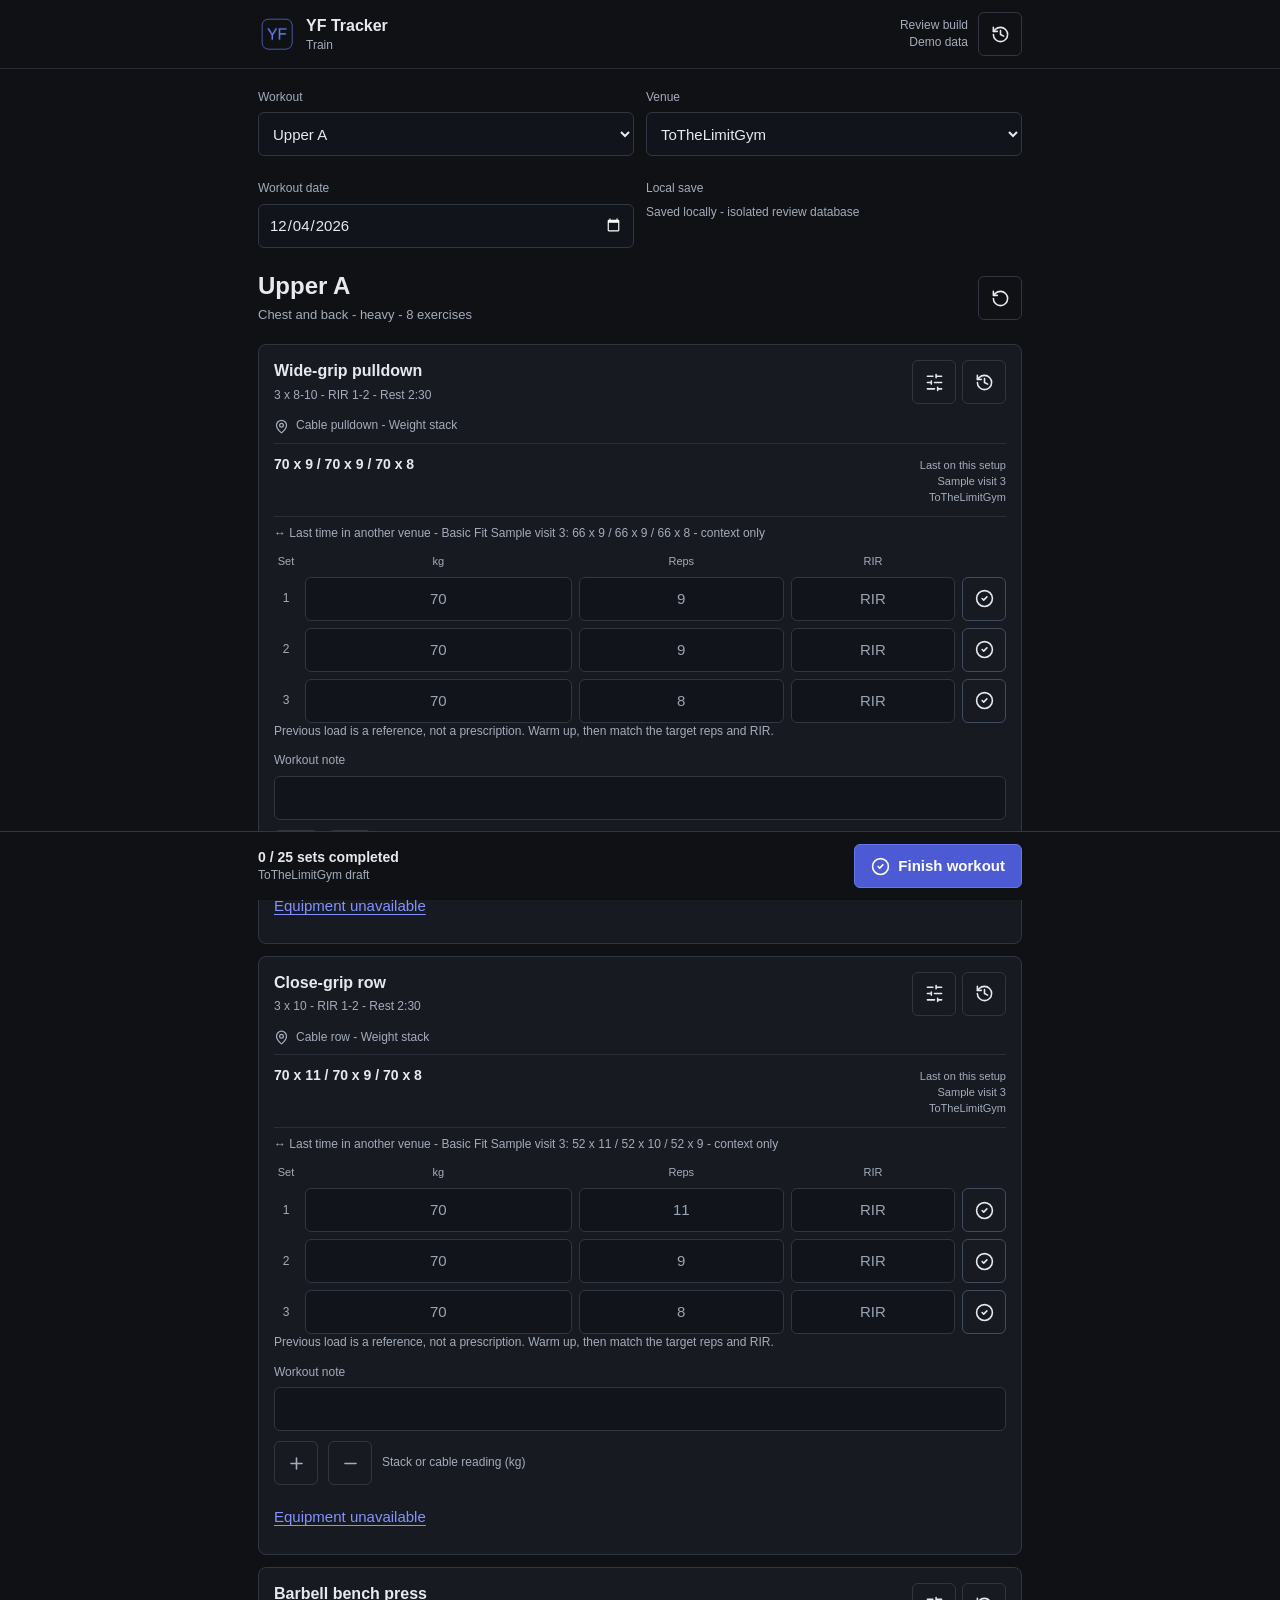
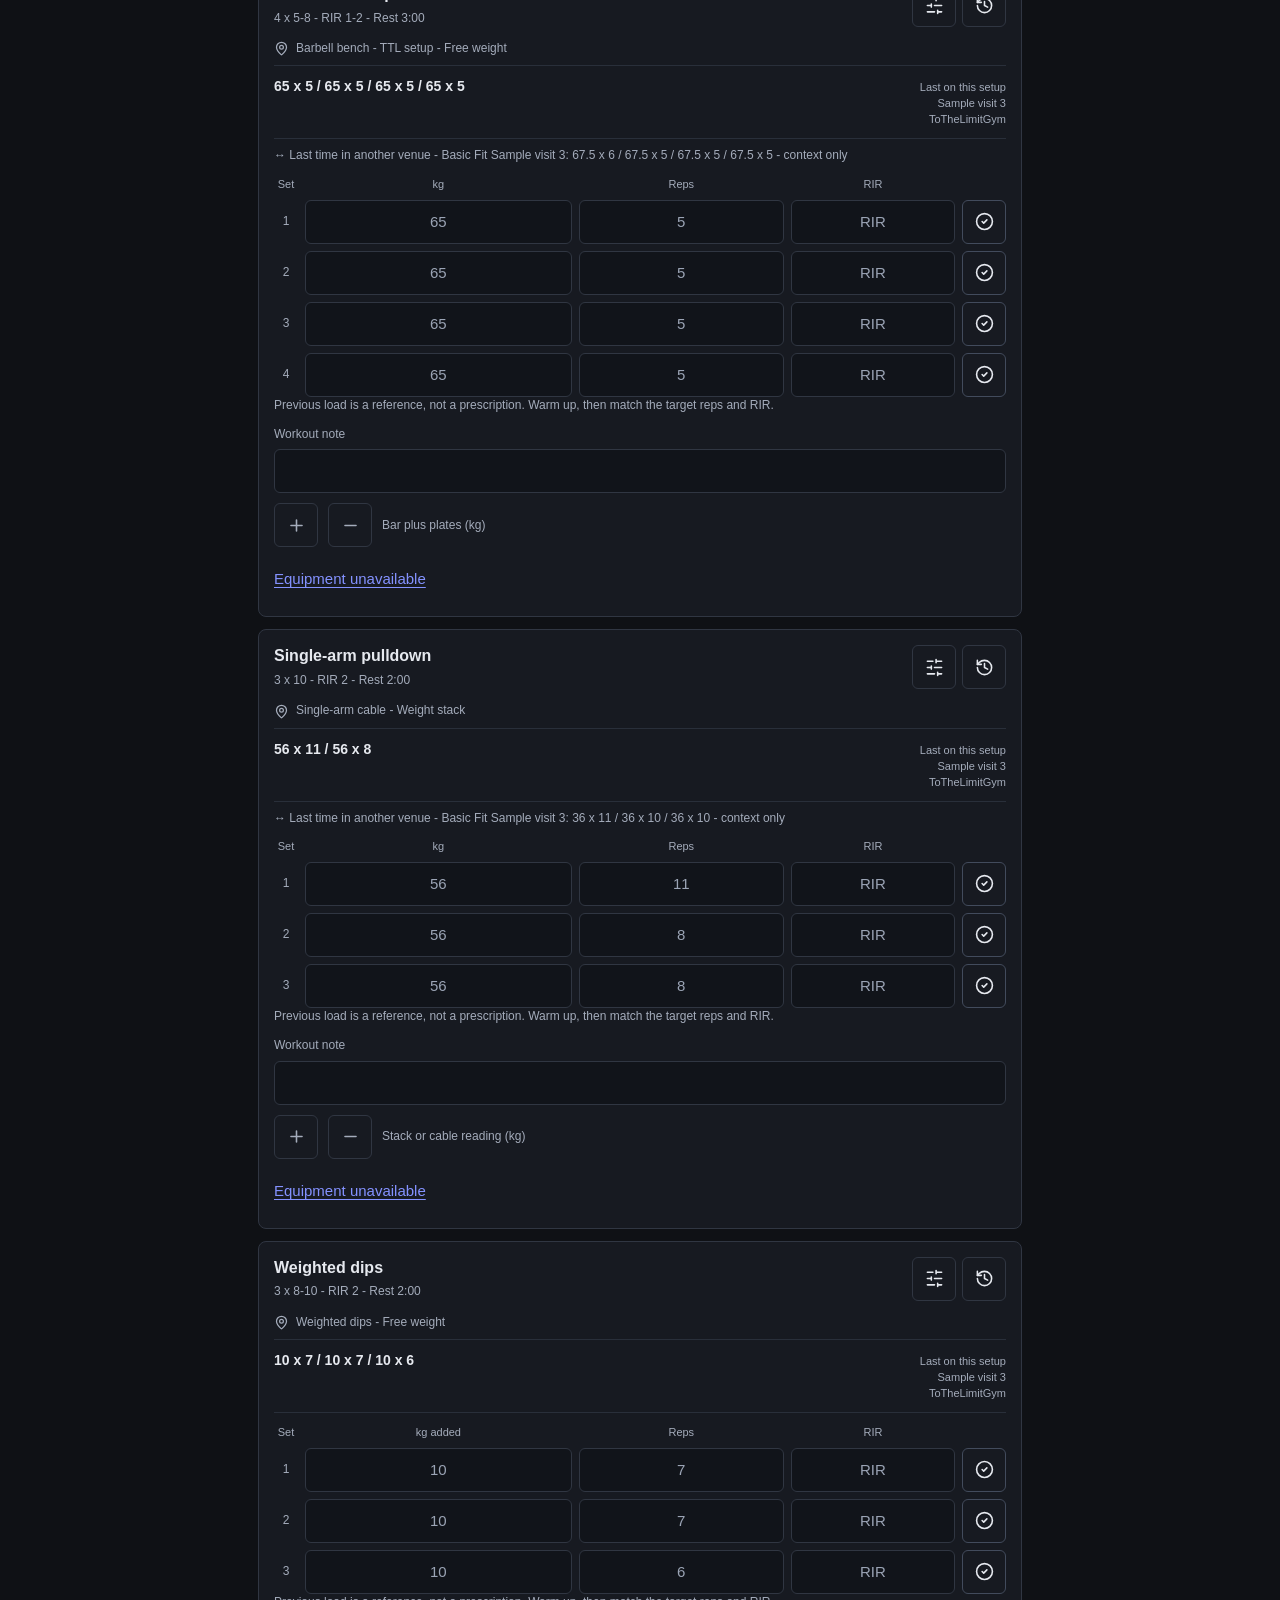
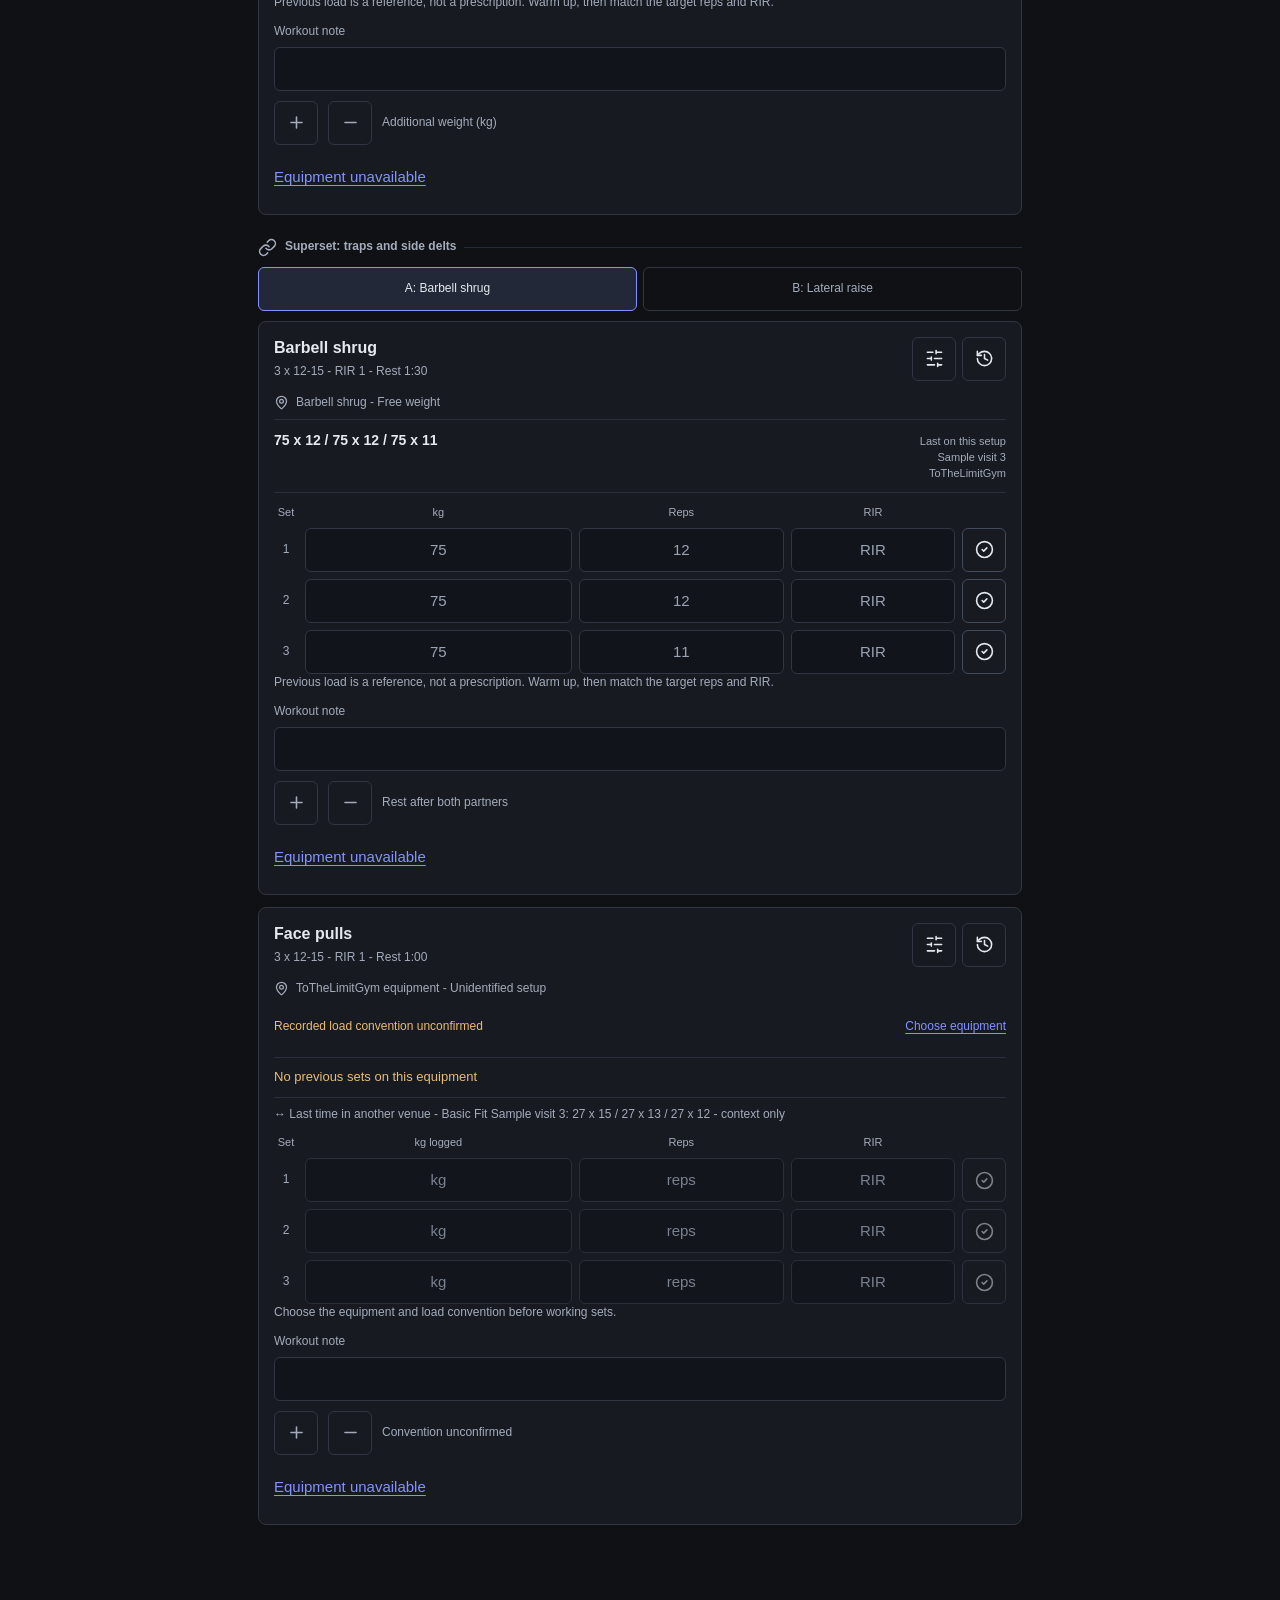
<file: assets/tracker-preview/index.html>
<!doctype html>
<html lang="en">

<head>
    <meta charset="utf-8">
    <meta name="viewport" content="width=device-width, initial-scale=1, viewport-fit=cover">
    <meta name="theme-color" content="#0f1115">
    <meta name="apple-mobile-web-app-capable" content="yes">
    <link rel="manifest" href="manifest.json">
    <link rel="apple-touch-icon" href="icon-192.png">
    <title>YF Tracker - Venue Preview</title>
    <style>
        :root {
            color-scheme: dark;
            --bg: #0f1115;
            --surface: #171a21;
            --line: #303642;
            --text: #e6e9ef;
            --muted: #a4acbb;
            --accent: #8492ff;
            --action: #4c5bd4;
            --green: #72d6af;
            --amber: #e9bd72;
        }

        * {
            box-sizing: border-box;
        }

        body {
            margin: 0;
            background: var(--bg);
            color: var(--text);
            font: 15px/1.45 -apple-system, BlinkMacSystemFont, "Segoe UI", sans-serif;
            letter-spacing: 0;
        }

        button,
        input,
        select {
            font: inherit;
            letter-spacing: 0;
        }

        button {
            cursor: pointer;
            color: inherit;
        }

        button:disabled {
            cursor: default;
            opacity: .5;
        }

        input,
        select {
            width: 100%;
            min-height: 44px;
            background: #11141a;
            color: var(--text);
            border: 1px solid var(--line);
            border-radius: 6px;
            padding: 9px 10px;
            caret-color: var(--accent);
        }

        input::placeholder {
            color: #9ba4b5;
            opacity: 1;
        }

        input:disabled {
            opacity: .75;
        }

        input[aria-invalid="true"] {
            border-color: #e89191;
        }

        input[type="number"] {
            appearance: textfield;
            -moz-appearance: textfield;
        }

        input::-webkit-inner-spin-button {
            appearance: none;
        }

        :focus-visible {
            outline: 2px solid var(--accent);
            outline-offset: 3px;
        }

        ::selection {
            background: #4c5bd4;
            color: white;
        }

        * {
            scrollbar-color: #50596b var(--bg);
            scrollbar-width: thin;
        }

        h1,
        h2,
        h3,
        p {
            margin: 0;
        }

        h1 {
            font-size: 24px;
            font-weight: 750;
            line-height: 1.2;
        }

        h2 {
            font-size: 16px;
            font-weight: 700;
            line-height: 1.35;
        }

        h3 {
            font-size: 15px;
            font-weight: 650;
        }

        .muted {
            color: var(--muted);
        }

        .small {
            font-size: 12px;
        }

        .icon {
            width: 19px;
            height: 19px;
            fill: none;
            stroke: currentColor;
            stroke-width: 2;
            stroke-linecap: round;
            stroke-linejoin: round;
            flex-shrink: 0;
        }

        .icon-button {
            display: inline-flex;
            align-items: center;
            justify-content: center;
            width: 44px;
            height: 44px;
            padding: 0;
            border: 1px solid var(--line);
            border-radius: 6px;
            background: transparent;
            flex-shrink: 0;
        }

        .icon-button:hover {
            background: #252b36;
        }

        .icon-button.active {
            background: #173b30;
            border-color: #4b9e7d;
            color: var(--green);
        }

        .command {
            display: inline-flex;
            gap: 8px;
            align-items: center;
            justify-content: center;
            min-height: 44px;
            border: 1px solid #6877ec;
            border-radius: 6px;
            padding: 10px 16px;
            background: var(--action);
            color: white;
            font-weight: 650;
        }

        .command:hover {
            background: #5969e5;
        }

        .command.secondary {
            background: transparent;
            border-color: var(--line);
            color: var(--text);
        }

        .page-header {
            position: sticky;
            top: 0;
            z-index: 10;
            background: var(--bg);
            border-bottom: 1px solid #262b35;
        }

        .header-inner {
            max-width: 800px;
            margin: auto;
            padding: 12px 18px;
            display: flex;
            align-items: center;
            gap: 10px;
        }

        .brand {
            width: 38px;
            height: 38px;
            border-radius: 8px;
        }

        .brand-name {
            font-size: 16px;
            font-weight: 750;
        }

        .concept {
            margin-left: auto;
            color: var(--muted);
            text-align: right;
            font-size: 12px;
        }

        main {
            max-width: 800px;
            margin: auto;
            padding: 20px 18px 170px;
        }

        .controls {
            display: grid;
            grid-template-columns: 1fr 1fr;
            gap: 12px;
            margin-bottom: 24px;
        }

        label.field {
            display: block;
            font-size: 12px;
            color: var(--muted);
            margin-bottom: 6px;
        }

        .workout-heading {
            display: flex;
            align-items: center;
            justify-content: space-between;
            gap: 12px;
            margin-bottom: 20px;
        }

        .workout-heading .muted {
            margin-top: 5px;
            font-size: 13px;
        }

        .group-heading {
            display: flex;
            align-items: center;
            gap: 8px;
            font-size: 12px;
            font-weight: 650;
            color: var(--muted);
            margin: 23px 0 10px;
        }

        .group-heading::after {
            content: "";
            flex: 1;
            border-top: 1px solid #262c36;
        }

        .pair-tabs {
            display: grid;
            grid-template-columns: 1fr 1fr;
            gap: 6px;
            margin-bottom: 10px;
        }

        .pair-tabs button {
            min-height: 44px;
            min-width: 0;
            padding: 8px;
            border: 1px solid var(--line);
            border-radius: 6px;
            background: transparent;
            color: var(--muted);
            font-size: 12px;
            overflow-wrap: anywhere;
        }

        .pair-tabs button[aria-selected="true"] {
            background: #232838;
            color: var(--text);
            border-color: var(--accent);
        }

        .guidance {
            font-size: 12px;
            color: var(--muted);
            margin: 0 0 12px;
        }

        .availability {
            display: flex;
            align-items: center;
            gap: 8px;
            margin-top: 10px;
        }

        .availability .text-command {
            text-align: left;
        }

        .exercise {
            padding: 15px;
            border: 1px solid var(--line);
            border-radius: 8px;
            background: var(--surface);
            margin-bottom: 12px;
        }

        .exercise-heading {
            display: flex;
            align-items: flex-start;
            gap: 10px;
        }

        .exercise-name {
            flex: 1;
            min-width: 0;
        }

        .target {
            color: var(--muted);
            font-size: 12px;
            margin-top: 5px;
        }

        .exercise-tools {
            display: flex;
            gap: 6px;
            flex-shrink: 0;
        }

        .equipment-line {
            display: flex;
            align-items: center;
            gap: 7px;
            color: var(--muted);
            font-size: 12px;
            margin: 13px 0 8px;
        }

        .equipment-line .icon {
            width: 15px;
            height: 15px;
        }

        .convention-warning {
            display: flex;
            flex-wrap: wrap;
            align-items: center;
            justify-content: space-between;
            gap: 8px;
            margin: 8px 0;
            color: var(--amber);
            font-size: 12px;
        }

        .text-command {
            min-height: 44px;
            background: transparent;
            border: 0;
            padding: 6px 0;
            color: var(--accent);
            text-decoration: underline;
            text-underline-offset: 3px;
        }

        .reference {
            display: flex;
            gap: 12px;
            justify-content: space-between;
            align-items: baseline;
            padding: 10px 0;
            border-top: 1px solid #292f3a;
            border-bottom: 1px solid #292f3a;
            margin-bottom: 12px;
        }

        .reference-values {
            font-size: 14px;
            font-weight: 650;
            font-variant-numeric: tabular-nums;
            min-width: 0;
            overflow-wrap: anywhere;
        }

        .reference-meta {
            color: var(--muted);
            font-size: 11px;
            text-align: right;
            flex-shrink: 0;
        }

        .elsewhere {
            color: var(--muted);
            font-size: 12px;
            font-variant-numeric: tabular-nums;
            overflow-wrap: anywhere;
            margin: -4px 0 12px;
        }

        .empty-reference {
            color: var(--amber);
            font-size: 13px;
        }

        .set-head,
        .set-row {
            display: grid;
            grid-template-columns: 24px minmax(0, 1.3fr) minmax(0, 1fr) minmax(0, .8fr) 44px;
            gap: 7px;
            align-items: center;
        }

        .set-head {
            font-size: 11px;
            color: var(--muted);
            margin-bottom: 5px;
            text-align: center;
        }

        .set-row {
            margin-top: 7px;
            font-variant-numeric: tabular-nums;
        }

        .set-row input {
            text-align: center;
            padding: 8px 4px;
            min-width: 0;
        }

        .set-number {
            text-align: center;
            color: var(--muted);
            font-size: 12px;
        }

        .set-row .icon-button {
            border-color: #424b5c;
        }

        .set-actions {
            margin-top: 10px;
            display: flex;
            align-items: center;
            gap: 10px;
        }

        .set-actions button {
            color: var(--muted);
        }

        .row-error {
            color: #f0a1a1;
            font-size: 12px;
            min-height: 0;
            margin-top: 6px;
        }

        .row-error:empty {
            display: none;
        }

        .bottom-bar {
            position: fixed;
            bottom: 0;
            left: 0;
            right: 0;
            background: var(--bg);
            border-top: 1px solid var(--line);
            z-index: 15;
            padding-bottom: env(safe-area-inset-bottom);
        }

        .bottom-inner {
            max-width: 800px;
            margin: auto;
            padding: 12px 18px;
            display: flex;
            align-items: center;
            gap: 16px;
        }

        .bottom-info {
            flex: 1;
            min-width: 0;
        }

        .done-count {
            font-size: 14px;
            font-weight: 650;
            font-variant-numeric: tabular-nums;
        }

        .rest-row {
            max-width: 764px;
            margin: 0 auto;
            padding: 10px 0 0;
            display: flex;
            align-items: center;
            gap: 10px;
        }

        .rest-row[hidden] {
            display: none;
        }

        .rest-time {
            font-size: 18px;
            font-weight: 700;
            font-variant-numeric: tabular-nums;
            min-width: 54px;
        }

        .rest-label {
            flex: 1;
            font-size: 12px;
            color: var(--muted);
            overflow: hidden;
            text-overflow: ellipsis;
            white-space: nowrap;
        }

        dialog {
            padding: 0;
            border: 1px solid #424b5c;
            border-bottom: 0;
            border-radius: 8px 8px 0 0;
            color: var(--text);
            background: var(--surface);
            max-width: 760px;
            width: calc(100% - 24px);
            max-height: 86dvh;
            margin: auto auto 0;
            box-shadow: 0 12px 36px #0008;
        }

        dialog::backdrop {
            background: #000b;
        }

        .sheet-header {
            display: flex;
            align-items: center;
            gap: 12px;
            padding: 15px 18px;
            border-bottom: 1px solid var(--line);
        }

        .sheet-header h2 {
            flex: 1;
        }

        .sheet-body {
            padding: 18px;
            overflow-y: auto;
            max-height: calc(86dvh - 75px);
        }

        .sheet-subtitle {
            color: var(--muted);
            font-size: 13px;
            margin: 5px 0 18px;
        }

        .sheet-actions {
            display: flex;
            justify-content: flex-end;
            gap: 10px;
            margin-top: 20px;
        }

        .sheet-section {
            margin-top: 22px;
        }

        .sheet-section h3 {
            margin-bottom: 10px;
        }

        .history-list {
            margin-top: 12px;
        }

        .history-row {
            display: flex;
            justify-content: space-between;
            gap: 10px;
            padding: 10px 0;
            border-bottom: 1px solid var(--line);
            font-size: 13px;
            font-variant-numeric: tabular-nums;
        }

        .history-row .muted {
            min-width: 60px;
        }

        .history-row span:last-child {
            text-align: right;
        }

        .context-item {
            padding: 12px 0;
            border-top: 1px solid var(--line);
        }

        .context-item strong {
            font-size: 13px;
        }

        .context-item p {
            color: var(--muted);
            font-size: 12px;
            margin-top: 4px;
        }

        .context-label {
            color: var(--amber);
            font-size: 11px;
            font-weight: 500;
        }

        .chart-title {
            margin: 18px 0 4px;
            font-size: 12px;
            color: var(--muted);
        }

        canvas {
            display: block;
            width: 100%;
            height: 140px;
        }

        .equipment-option {
            display: flex;
            align-items: flex-start;
            gap: 12px;
            padding: 14px 0;
            border-bottom: 1px solid var(--line);
            cursor: pointer;
        }

        .equipment-option input {
            appearance: auto;
            width: 19px;
            min-height: 19px;
            height: 19px;
            margin: 3px 0 0;
            flex-shrink: 0;
            accent-color: var(--accent);
        }

        .equipment-option strong {
            display: block;
            font-size: 14px;
        }

        .equipment-option span {
            display: block;
            font-size: 12px;
            color: var(--muted);
            margin-top: 3px;
        }

        .new-equipment-fields {
            margin-top: 16px;
            display: grid;
            gap: 12px;
        }

        .new-equipment-fields[hidden] {
            display: none;
        }

        .sheet-message {
            font-size: 14px;
            line-height: 1.6;
            color: #cbd1dc;
        }

        #toast {
            position: fixed;
            left: 50%;
            bottom: 150px;
            transform: translateX(-50%);
            z-index: 30;
            background: #263149;
            border: 1px solid #5a6e9f;
            border-radius: 6px;
            padding: 10px 15px;
            font-size: 13px;
            width: max-content;
            max-width: calc(100% - 32px);
            text-align: center;
        }

        #toast[hidden] {
            display: none;
        }

        .screen-reader {
            position: absolute;
            width: 1px;
            height: 1px;
            overflow: hidden;
            clip-path: inset(50%);
            white-space: nowrap;
        }

        @media(max-width:440px) {
            .header-inner {
                padding: 10px 12px;
            }

            main {
                padding: 16px 12px 170px;
            }

            .concept {
                font-size: 11px;
            }

            .controls {
                gap: 9px;
                margin-bottom: 20px;
            }

            select {
                font-size: 14px;
                padding-left: 8px;
            }

            h1 {
                font-size: 22px;
            }

            .exercise {
                padding: 12px;
            }

            .exercise-tools {
                gap: 4px;
            }

            .reference {
                align-items: flex-start;
            }

            .reference-values {
                font-size: 13px;
            }

            .bottom-inner {
                padding: 12px;
                gap: 10px;
            }

            .bottom-inner .command {
                padding: 10px 12px;
                font-size: 14px;
            }

            .rest-row {
                padding: 10px 12px 0;
            }

            dialog {
                width: 100%;
            }
        }

        @media(prefers-reduced-motion:no-preference) {
            dialog[open] {
                animation: sheet-in .18s ease-out;
            }

            @keyframes sheet-in {
                from {
                    transform: translateY(16px);
                }

                to {
                    transform: translateY(0);
                }
            }
        }
    </style>
</head>

<body>
    <svg width="0" height="0" aria-hidden="true" style="position:absolute">
        <defs>
            <symbol id="i-history" viewBox="0 0 24 24">
                <path d="M3 12a9 9 0 1 0 9-9 9.75 9.75 0 0 0-6.74 2.74L3 8" />
                <path d="M3 3v5h5M12 7v5l4 2" />
            </symbol>
            <symbol id="i-settings" viewBox="0 0 24 24">
                <path d="M21 4H14M10 4H3M21 12H12M8 12H3M21 20H16M12 20H3M14 2v4M8 10v4M16 18v4" />
            </symbol>
            <symbol id="i-check" viewBox="0 0 24 24">
                <path d="m9 12 2 2 4-4" />
                <circle cx="12" cy="12" r="10" />
            </symbol>
            <symbol id="i-plus" viewBox="0 0 24 24">
                <path d="M12 5v14M5 12h14" />
            </symbol>
            <symbol id="i-minus" viewBox="0 0 24 24">
                <path d="M5 12h14" />
            </symbol>
            <symbol id="i-close" viewBox="0 0 24 24">
                <path d="m18 6-12 12M6 6l12 12" />
            </symbol>
            <symbol id="i-pin" viewBox="0 0 24 24">
                <path
                    d="M20 10c0 4.993-5.539 10.193-7.399 11.799a1 1 0 0 1-1.202 0C9.539 20.193 4 14.993 4 10a8 8 0 0 1 16 0" />
                <circle cx="12" cy="10" r="3" />
            </symbol>
            <symbol id="i-pause" viewBox="0 0 24 24">
                <rect x="6" y="3" width="4" height="18" rx="1" />
                <rect x="14" y="3" width="4" height="18" rx="1" />
            </symbol>
            <symbol id="i-play" viewBox="0 0 24 24">
                <path d="m9 5 12 7-12 7V5" />
            </symbol>
            <symbol id="i-reset" viewBox="0 0 24 24">
                <path d="M3 12a9 9 0 1 0 9-9 9.75 9.75 0 0 0-6.74 2.74L3 8M3 3v5h5" />
            </symbol>
            <symbol id="i-link" viewBox="0 0 24 24">
                <path
                    d="M10 13a5 5 0 0 0 7.54.54l3-3a5 5 0 0 0-7.07-7.07l-1.72 1.71M14 11a5 5 0 0 0-7.54-.54l-3 3a5 5 0 0 0 7.07 7.07l1.71-1.71" />
            </symbol>
        </defs>
    </svg>
    <header class="page-header">
        <div class="header-inner">
            <img class="brand" src="icon-192.png" width="38" height="38" alt="YF">
            <div>
                <div class="brand-name">YF Tracker</div>
                <div class="small muted">Train</div>
            </div>
            <div class="concept" id="review-mode">Review build<br>Demo data</div>
            <button class="icon-button" data-action="backups" title="Backups and restore"
                aria-label="Backups and restore"><svg class="icon">
                    <use href="#i-history" />
                </svg></button>
        </div>
    </header>
    <main>
        <div class="controls">
            <div><label class="field" for="session">Workout</label><select id="session">
                    <option value="upper-a">Upper A</option>
                    <option value="lower-a">Lower A</option>
                    <option value="upper-b">Upper B</option>
                    <option value="upper-c">Upper C</option>
                    <option value="lower-b">Lower B</option>
                </select></div>
            <div><label class="field" for="venue">Venue</label><select id="venue">
                    <option value="ttl">ToTheLimitGym</option>
                    <option value="bf">Basic Fit</option>
                    <option value="home">Home</option>
                    <option value="hotel">Hotel</option>
                    <option value="other">Other</option>
                </select></div>
        </div>
        <div class="controls">
            <div><label class="field" for="workout-date">Workout date</label><input id="workout-date" type="date"></div>
            <div><label class="field">Local save</label>
                <p class="small muted" id="save-status" role="status">Opening isolated storage</p>
            </div>
        </div>
        <input type="file" id="backup-file" accept="application/json,.json" hidden>
        <div class="workout-heading">
            <div>
                <h1 id="workout-title">Upper A</h1>
                <p class="muted" id="workout-subtitle"></p>
            </div><button class="icon-button" data-action="reset-preview" title="Reset sample entries"
                aria-label="Reset sample entries"><svg class="icon">
                    <use href="#i-reset" />
                </svg></button>
        </div>
        <div id="exercise-list"></div>
    </main>
    <footer class="bottom-bar">
        <div class="rest-row" id="rest-row" hidden><span class="rest-time" id="rest-time">2:30</span><span
                class="rest-label" id="rest-label"></span><button class="icon-button" data-action="pause-timer"
                id="pause-timer" title="Pause rest timer" aria-label="Pause rest timer"><svg class="icon">
                    <use href="#i-pause" />
                </svg></button><button class="icon-button" data-action="close-timer" title="Dismiss rest timer"
                aria-label="Dismiss rest timer"><svg class="icon">
                    <use href="#i-close" />
                </svg></button></div>
        <div class="bottom-inner">
            <div class="bottom-info">
                <div class="done-count" id="done-count">0 sets completed</div>
                <div class="small muted" id="draft-status">ToTheLimitGym draft</div>
            </div><button class="command" data-action="finish"><svg class="icon">
                    <use href="#i-check" />
                </svg>Finish workout</button>
        </div>
    </footer>
    <dialog id="sheet" aria-labelledby="sheet-title">
        <div class="sheet-header">
            <h2 id="sheet-title"></h2><button class="icon-button" data-action="close-sheet" title="Close"
                aria-label="Close"><svg class="icon">
                    <use href="#i-close" />
                </svg></button>
        </div>
        <div class="sheet-body" id="sheet-body"></div>
    </dialog>
    <div id="toast" role="status" hidden></div>
    <script src="review-store.js"></script>
    <script>
        'use strict';
        const venueNames = { ttl: 'ToTheLimitGym', bf: 'Basic Fit', home: 'Home', hotel: 'Hotel', other: 'Other' };
        const sessionNames = { 'upper-a': 'Upper A', 'lower-a': 'Lower A', 'upper-b': 'Upper B', 'upper-c': 'Upper C', 'lower-b': 'Lower B' };
        const sessionSubtitles = { 'upper-a': 'Chest and back - heavy', 'lower-a': 'Quads, hamstrings and abs', 'upper-b': 'Shoulders and arms', 'upper-c': 'Chest and back - volume', 'lower-b': 'Leg accessories and abs' };
        const todayISO = () => new Date(Date.now() - new Date().getTimezoneOffset() * 60000).toISOString().slice(0, 10);
        const dateDM = iso => iso.split('-').reverse().join('/');
        const state = { session: 'upper-a', venue: 'ttl', dateISO: todayISO(), archive: null, drafts: new Map(), draftItems: new Map(), draftDates: new Map(), equipment: new Map(), custom: new Map(), customExercises: new Map(), history: new Map(), workouts: [], pairs: new Map(), substitutions: new Map(), skipped: new Set(), mappings: new Map(), notes: new Map(), sampleSessions: 0 };
        const persistence = { store: null, ready: false, queue: Promise.resolve(), failed: false, revision: 0 };
        const icon = name => '<svg class="icon" aria-hidden="true"><use href="#i-' + name + '"/></svg>';
        const escapeHTML = value => String(value).replace(/[&<>"']/g, character => ({ '&': '&amp;', '<': '&lt;', '>': '&gt;', '"': '&quot;', "'": '&#39;' }[character]));
        const reference = (weight, reps, rir = 1) => reps.map(count => ({ weight, reps: count, rir }));
        const gear = (id, name, kind, unit, venues, previous = null, date = 'Oct 5') => ({ id, name, kind, unit, venues, previous, date });
        const shared = (id, name, unit, previous) => gear(id, name, 'Free weight', unit, ['ttl', 'bf', 'home'], previous, 'Oct 4');
        const equipmentVenues = equipment => equipment.venues.map(venue => venueNames[venue]).join(' / ');
        const loadChoices = [['unconfirmed', 'Not confirmed'], ['kg', 'Stack or cable reading (kg)'], ['kg total plates', 'Total added plates (kg)'], ['kg per arm', 'Plates per arm (kg)'], ['kg / DB', 'Each dumbbell (kg)'], ['kg barbell', 'Bar plus plates (kg)'], ['kg added', 'Additional weight (kg)'], ['kg total', 'Total dumbbell weight (kg)'], ['BW', 'Bodyweight']];
        function loadConfirmed(equipment) {
            return equipment.kind !== 'Unidentified setup' && !['kg plates', 'kg logged', 'unconfirmed'].includes(equipment.unit);
        }
        function loadLabel(equipment) {
            if (!loadConfirmed(equipment)) return 'Convention unconfirmed';
            if (equipment.unit === 'kg' && equipment.kind === 'Free weight') return 'Bar plus plates (kg)';
            return (loadChoices.find(choice => choice[0] === equipment.unit) || [equipment.unit, equipment.unit])[1];
        }
        function loadOptionHTML(equipment, selectedUnit) {
            let allowed = loadChoices.map(choice => choice[0]);
            if (equipment.kind === 'Plate-loaded') allowed = ['unconfirmed', 'kg total plates', 'kg per arm'];
            if (equipment.kind === 'Weight stack' || equipment.kind === 'Cable pulley') allowed = ['unconfirmed', 'kg'];
            if (equipment.kind === 'Bodyweight') allowed = ['BW'];
            if (equipment.kind === 'Free weight') allowed = ['unconfirmed', 'kg', 'kg / DB', 'kg barbell', 'kg added', 'kg total'];
            const choices = loadChoices.filter(choice => allowed.includes(choice[0])).map(choice => choice[0] === 'kg' && equipment.kind === 'Free weight' ? ['kg', 'Bar plus plates (kg)'] : choice);
            return choices.map(([unit, label]) => '<option value="' + escapeHTML(unit) + '"' + (unit === selectedUnit ? ' selected' : '') + '>' + escapeHTML(label) + '</option>').join('');
        }
        const equipmentCatalog = {
            pulldown: [gear('pulldown-ttl', 'Cable pulldown', 'Weight stack', 'kg', ['ttl'], reference(70, [9, 9, 8])), gear('pulldown-bf', 'Pulldown machine', 'Weight stack', 'kg', ['bf'], reference(66, [9, 9, 8]), 'Sep 23'), gear('pulldown-home', 'Garage pulley', 'Cable pulley', 'kg', ['home'], reference(45, [10, 9, 8]), 'Sep 15')],
            closeRow: [gear('row-ttl', 'Cable row', 'Weight stack', 'kg', ['ttl'], reference(70, [11, 9, 8])), gear('row-bf', 'Seated row', 'Weight stack', 'kg', ['bf'], reference(52, [11, 10, 9]), 'Sep 19'), gear('row-home', 'Garage pulley', 'Cable pulley', 'kg', ['home'], reference(45, [10, 10, 9]))],
            bench: [gear('bench-ttl', 'Barbell bench - TTL setup', 'Free weight', 'kg', ['ttl'], reference(65, [5, 5, 5, 5])), gear('bench-bf', 'Barbell bench - Basic Fit setup', 'Free weight', 'kg', ['bf'], reference(67.5, [6, 5, 5, 5]), 'Sep 19'), gear('bench-home', 'Garage barbell bench', 'Free weight', 'kg', ['home'], reference(65, [6, 5, 5, 5]))],
            singlePull: [gear('single-ttl', 'Single-arm cable', 'Weight stack', 'kg', ['ttl'], reference(56, [11, 8])), gear('single-bf', 'Single-arm cable', 'Weight stack', 'kg', ['bf'], reference(36, [11, 10, 10]))],
            dips: [shared('weighted-dips', 'Weighted dips', 'kg added', reference(10, [7, 7, 6]))],
            shrug: [shared('barbell-shrug', 'Barbell shrug', 'kg', reference(75, [12, 12, 11]))],
            lateral: [gear('lateral-ttl', 'Flame Sport 3PLX', 'Plate-loaded', 'kg plates', ['ttl'], reference(2.5, [10, 9, 8])), shared('lateral-db', 'Dumbbell lateral raise', 'kg / DB', reference(7, [15, 14, 12]))],
            facePull: [gear('face-bf', 'Face-pull cable', 'Weight stack', 'kg', ['bf'], reference(27, [15, 13, 12])), gear('face-home', 'Garage pulley', 'Cable pulley', 'kg', ['home'], reference(20, [15, 14, 12]))],
            squat: [shared('barbell-squat', 'Barbell back squat', 'kg', reference(82.5, [5, 5, 4, 4], 2))],
            belt: [gear('belt-ttl', 'Belt squat', 'Plate-loaded', 'kg plates', ['ttl'], reference(60, [8, 8, 4]))],
            splitSquat: [shared('split-db', 'Bulgarian split squat', 'kg total', reference(36, [10, 10, 9, 8], 2))],
            rdl: [shared('barbell-rdl', 'Barbell Romanian deadlift', 'kg', reference(80, [6, 6, 6, 6], 2))],
            glute: [gear('glute-ttl', 'Hammer Strength Glute Drive', 'Plate-loaded', 'kg plates', ['ttl'], reference(80, [12, 11, 10], 2))],
            lyingCurl: [gear('lying-ttl', 'Hammer Strength lying curl', 'Weight stack', 'kg', ['ttl'], reference(46, [12, 10, 9])), gear('lying-bf', 'Lying leg curl', 'Weight stack', 'kg', ['bf'], reference(54, [12, 11, 10]))],
            seatedCurl: [gear('seated-bf', 'Seated leg curl', 'Weight stack', 'kg', ['bf'], reference(68, [10, 9]))],
            kneelingCurl: [gear('kneeling-ttl', 'HS kneeling iso-lateral curl', 'Plate-loaded', 'kg plates', ['ttl'], reference(15, [15, 13, 12]))],
            extension: [gear('extension-ttl', 'Hammer Strength leg extension', 'Weight stack', 'kg', ['ttl'], reference(82, [12, 10, 9])), gear('extension-bf', 'Leg extension', 'Weight stack', 'kg', ['bf'], reference(75, [12, 11, 10]))],
            hack: [gear('hack-ttl', 'Hack squat - TTL', 'Plate-loaded', 'kg plates', ['ttl'], reference(50, [10, 10, 10, 9])), gear('hack-bf', 'Hack squat - Basic Fit', 'Plate-loaded', 'kg plates', ['bf'], reference(50, [8, 8, 7, 7]))],
            abBench: [gear('ab-ttl', 'Ab bench crunch', 'Plate-loaded', 'kg plates', ['ttl'], reference(12.5, [10, 9, 9, 8]))],
            oblique: [gear('oblique-ttl', 'Hammer Strength oblique crunch', 'Plate-loaded', 'kg plates', ['ttl'], reference(5, [12, 11, 10]))],
            jackknife: [shared('jackknife-cable', 'Weighted jackknife', 'kg', reference(40, [12, 12, 11, 10]))],
            twist: [shared('twist-plate', 'Russian twist', 'kg', reference(20, [20, 20, 20]))],
            legRaise: [gear('leg-raise', 'Slow leg raise', 'Bodyweight', 'BW', ['ttl', 'bf', 'home', 'hotel'], reference(0, [15, 14]))],
            situp: [gear('sit-up', 'Sit-up', 'Bodyweight', 'BW', ['bf', 'home', 'hotel'], reference(0, [25]))],
            plank: [gear('plank', 'Plank', 'Bodyweight', 'BW', ['bf', 'home', 'hotel'], reference(0, [50, 45]))],
            ohp: [shared('standing-ohp', 'Standing barbell OHP', 'kg', reference(40, [5, 4, 4, 4])), gear('seated-home-ohp', 'Seated barbell OHP', 'Free weight', 'kg', ['home'], reference(35, [7, 6, 6, 5]))],
            shoulderPress: [gear('shoulder-ttl', 'Hammer Strength shoulder press', 'Plate-loaded', 'kg plates', ['ttl'], reference(20, [8, 7, 5])), gear('shoulder-bf', 'Shoulder press machine', 'Weight stack', 'kg', ['bf'], reference(35, [10, 9, 8]))],
            rearDelt: [gear('rear-ttl', 'Rear-delt machine', 'Weight stack', 'kg', ['ttl'], reference(54, [10, 9, 8])), gear('rear-bf', 'Rear-delt cable fly', 'Cable pulley', 'kg', ['bf'], reference(8, [15, 13, 12]))],
            inclineCurl: [shared('incline-db-curl', 'Incline dumbbell curl', 'kg / DB', reference(12.5, [10, 9, 8, 7]))],
            overhead: [gear('overhead-bf', 'Overhead cable triceps', 'Weight stack', 'kg', ['bf'], reference(32, [12, 11, 10, 9])), gear('overhead-home', 'Garage overhead cable', 'Cable pulley', 'kg', ['home'], reference(25, [12, 11, 10, 9]))],
            rope: [gear('rope-ttl', 'Rope triceps pushdown', 'Weight stack', 'kg', ['ttl'], reference(35, [13, 13, 12, 10])), gear('rope-bf', 'Rope triceps pushdown', 'Weight stack', 'kg', ['bf'], reference(54, [10, 9, 8, 8]))],
            hsTriceps: [gear('triceps-ttl', 'Hammer Strength triceps extension', 'Plate-loaded', 'kg plates', ['ttl'], reference(46, [12, 12, 10]))],
            preacher: [gear('preacher-ttl', 'Hammer Strength preacher curl', 'Plate-loaded', 'kg logged', ['ttl'], reference(12.5, [10, 9]), 'Oct 7'), gear('preacher-bf', 'Preacher curl machine', 'Weight stack', 'kg', ['bf'], reference(18, [12, 10]), 'Sep 25')],
            reverse: [gear('reverse-cable-ttl', 'Cable reverse curl', 'Cable pulley', 'kg', ['ttl']), shared('reverse-ez', 'EZ-bar reverse curl', 'kg', reference(36, [12, 11, 10]))],
            hammer: [shared('hammer-db', 'Dumbbell hammer curl', 'kg / DB', reference(14, [12, 11, 10]))],
            dyRow: [gear('dy-ttl', 'Hammer Strength D.Y. Row', 'Plate-loaded', 'kg plates', ['ttl'], reference(30, [10, 9, 8, 8]))],
            highRow: [gear('high-ttl', 'Hammer Strength High Row', 'Plate-loaded', 'kg plates', ['ttl'], reference(40, [10, 9, 8]))],
            wideRow: [gear('wide-bf', 'Wide-grip cable row', 'Weight stack', 'kg', ['bf'], reference(52, [8, 8, 7]))],
            inclinePress: [shared('incline-db-press', 'Incline dumbbell press', 'kg / DB', reference(25, [8, 8, 7]))],
            fly: [shared('db-fly', 'Dumbbell chest fly', 'kg / DB', reference(20, [10, 9, 8]))],
            pullover: [gear('pullover-ttl', 'Cable pullover - TTL', 'Weight stack', 'kg', ['ttl'], reference(44, [12, 10, 10])), gear('pullover-bf', 'Cable pullover - Basic Fit', 'Weight stack', 'kg', ['bf'], reference(44, [11, 10, 9]))]
        };
        const exercise = (key, name, sets, reps, rir, rest, group = '') => ({ key, name, sets, reps, rir, rest, group });
        const abs = ttl => ttl ? [exercise('abBench', 'Ab bench crunch', 4, '10-15', '1', '1:00', 'Abs'), exercise('oblique', 'Oblique crunch', 3, '12-15 / side', '1', '1:00', 'Abs'), exercise('legRaise', 'Slow leg raise', 2, '12-15', '1', '1:00', 'Abs')] : [exercise('jackknife', 'Weighted jackknife', 4, '12', '', '1:00', 'Abs'), exercise('twist', 'Russian twist', 3, '20', '', '0:45', 'Abs'), exercise('legRaise', 'Slow leg raise', 1, '25', '', '0:45', 'Abs'), exercise('situp', 'Sit-ups', 1, '25', '', '0:45', 'Abs'), exercise('plank', 'Plank', 2, '45-60 sec', '', '0:45', 'Abs')];
        function baseConfiguration(session = state.session, venue = state.venue) {
            const ttl = venue === 'ttl';
            if (session === 'upper-a') return [exercise('pulldown', 'Wide-grip pulldown', 3, '8-10', '1-2', '2:30'), exercise('closeRow', 'Close-grip row', 3, '10', '1-2', '2:30'), exercise('bench', 'Barbell bench press', 4, '5-8', '1-2', '3:00'), exercise('singlePull', 'Single-arm pulldown', 3, '10', '2', '2:00'), exercise('dips', 'Weighted dips', 3, '8-10', '2', '2:00'), exercise('shrug', 'Barbell shrug', 3, '12-15', '1', '1:30', 'Superset: traps and side delts'), exercise('lateral', 'Lateral raise', 3, '12-15', '1', '1:30', 'Superset: traps and side delts'), exercise('facePull', 'Face pulls', 3, '12-15', '1', '1:00')];
            if (session === 'lower-a') return ttl ? [exercise('belt', 'Belt squat', 4, '8-12', '1-2', '2:30'), exercise('rdl', 'Romanian deadlift', 4, '8', '2', '3:00'), exercise('glute', 'Glute Drive', 3, '8-12', '1', '2:00'), exercise('lyingCurl', 'Lying leg curl', 3, '10-12', '1', '1:30'), ...abs(true)] : [exercise('squat', 'Barbell back squat', 4, '5-8', '2', '3:00'), exercise('splitSquat', 'Bulgarian split squat', 4, '10 / leg', '2', '2:00'), exercise('rdl', 'Romanian deadlift', 4, '8', '2', '3:00'), ...abs(false)];
            if (session === 'lower-b') return ttl ? [exercise('hack', 'Hack squat', 4, '8-12', '1-2', '2:30'), exercise('kneelingCurl', 'Kneeling iso-lateral curl', 3, '10-15 / leg', '1', '1:30'), exercise('extension', 'Leg extension', 3, '10-15', '0-1', '1:30'), ...abs(true)] : [exercise('hack', 'Hack squat', 4, '10', '1-2', '2:30'), exercise('lyingCurl', 'Lying leg curl', 3, '10', '1', '1:30'), exercise('seatedCurl', 'Seated leg curl', 2, '10', '1', '1:30'), exercise('extension', 'Leg extension', 3, '10-12', '0-1', '1:30'), ...abs(false)];
            if (session === 'upper-c') return [ttl ? exercise('dyRow', 'D.Y. Row', 4, '8-12', '1-2', '2:30') : exercise('pulldown', 'Wide-grip pulldown', 4, '8-10', '1-2', '2:30'), exercise('inclinePress', 'Incline dumbbell press', 3, '8-10', '1-2', '2:30'), ttl ? exercise('highRow', 'High Row', 3, '10-12', '1-2', '2:00') : exercise('wideRow', 'Wide-grip row', 3, '10', '1-2', '2:30'), exercise('fly', 'Dumbbell chest fly', 3, '10-12', '1', '1:30'), exercise('pullover', 'Cable pullover', 3, '12', '1', '1:30'), exercise('facePull', 'Face pulls', 3, '12-15', '1', '1:30'), exercise('lateral', 'Lateral raise', 3, '12-15', '1', '1:30')];
            // Upper B (Oct 9 revision): TTL uses its machines; every other venue gets the free-weight adaptation.
            const shoulders = ttl
                ? [exercise('ohp', 'Standing barbell OHP', 3, '5-8', '2', '3:00'), exercise('shoulderPress', 'Shoulder press machine', 3, '8-12', '0-1', '2:00'), exercise('lateral', 'Lateral raise', 4, '10-15', '1', '1:30'), exercise('rearDelt', 'Rear-delt machine', 3, '12-15', '1', '1:30')]
                : [exercise('ohp', venue === 'home' ? 'Seated barbell OHP' : 'Standing barbell OHP', 5, '5-8', '2', '3:00'), exercise('lateral', 'Lateral raise', 4, '10-15', '1', '1:30'), exercise('rearDelt', 'Rear-delt fly', 3, '12-15', '1', '1:30')];
            const pair = 'Superset: incline curl and rope pushdown';
            return [...shoulders, exercise('inclineCurl', 'Incline dumbbell curl', 4, '10', '1-2', '1:30', pair), exercise('rope', 'Rope triceps pushdown', 4, '10', '1-2', '1:30', pair), ttl ? exercise('hsTriceps', 'HS triceps extension', 3, '8-12', '1-2', '1:30') : exercise('overhead', 'Overhead triceps', 3, '8-12', '1-2', '1:30'), exercise('preacher', 'Preacher curl', 4, '10', '1-2', '1:30'), exercise('reverse', 'Reverse curl', 3, '10', '1', '1:30')];
        }
        function defaultEquipment(item, venue = state.venue) {
            return resolveEquipment(item, venue);
        }
        function configuration(session = state.session, venue = state.venue) {
            return baseConfiguration(session, venue).map(item => {
                const replacement = state.substitutions.get(session + '|' + venue + '|' + item.key);
                return replacement ? { ...replacement, slotKey: item.key, group: item.group } : { ...item, slotKey: item.key };
            });
        }
        function isSkipped(item) { return state.skipped.has(state.session + '|' + state.venue + '|' + item.slotKey); }
        function knownExercise(key) {
            if (state.customExercises.has(key)) return state.customExercises.get(key);
            for (const session of Object.keys(sessionNames)) for (const venue of ['ttl', 'bf']) {
                const item = baseConfiguration(session, venue).find(candidate => candidate.key === key);
                if (item) return item;
            }
            return null;
        }
        const alternatives = {
            pulldown: ['dyRow'], dyRow: ['pulldown'], closeRow: ['wideRow', 'highRow'], wideRow: ['closeRow', 'highRow'], highRow: ['wideRow', 'closeRow'],
            squat: ['belt', 'hack', 'splitSquat'], belt: ['squat', 'hack', 'splitSquat'], hack: ['squat', 'belt'],
            kneelingCurl: ['lyingCurl', 'seatedCurl'], lyingCurl: ['seatedCurl', 'kneelingCurl'], seatedCurl: ['lyingCurl', 'kneelingCurl'],
            overhead: ['rope', 'hsTriceps'], rope: ['overhead', 'hsTriceps'], hsTriceps: ['rope', 'overhead'],
            preacher: ['inclineCurl', 'hammer'], inclineCurl: ['preacher', 'hammer'], shoulderPress: ['ohp'],
            abBench: ['jackknife', 'situp'], oblique: ['twist'], jackknife: ['abBench', 'situp'], twist: ['oblique']
        };
        function resolveEquipment(item, venue = state.venue) {
            const options = equipmentCatalog[item.key] || [];
            const specific = options.find(option => option.venues.length === 1 && option.venues[0] === venue);
            const common = options.find(option => option.venues.includes(venue));
            return specific || common || gear('unknown-' + venue + '-' + item.key, venueNames[venue] + ' equipment', 'Unidentified setup', 'kg', [venue]);
        }
        function equipmentAt(item, venue) {
            const selection = state.equipment.get(venue + '|' + item.key);
            return state.custom.get(selection) || (equipmentCatalog[item.key] || []).find(option => option.id === selection) || defaultEquipment(item, venue);
        }
        function selectedEquipment(item) {
            const selection = state.equipment.get(state.venue + '|' + item.key);
            return state.custom.get(selection) || (equipmentCatalog[item.key] || []).find(option => option.id === selection) || defaultEquipment(item);
        }
        function historyFor(equipment) {
            const saved = state.history.get(equipment.id) || [];
            if (state.archive) {
                const mapped = legacyRecords().filter(record => {
                    const mapping = state.mappings.get(record.id);
                    return mapping && mapping.equipmentId === equipment.id && mapping.unit === equipment.unit;
                }).map(record => ({ date: record.workout.date, venue: record.venue, unit: equipment.unit, sets: record.exercise.sets }));
                return [...saved, ...mapped].sort((first, second) => recordTime(second.date) - recordTime(first.date));
            }
            if (saved.length) return saved;
            if (!equipment.previous) return [];
            const venue = equipment.venues.length === 1 ? equipment.venues[0] : 'ttl';
            const records = [{ date: 'Sample visit 3', venue, unit: equipment.unit, sets: equipment.previous }];
            for (const [index, date] of ['Sample visit 2', 'Sample visit 1'].entries()) records.push({ date, venue, unit: equipment.unit, sets: equipment.previous.map(sample => ({ ...sample, reps: Math.max(1, sample.reps - index - 1) })) });
            return records;
        }
        function referenceFor(equipment, venue = state.venue) {
            const records = historyFor(equipment);
            const local = records.find(record => record.venue === venue);
            if (local) return { record: local, label: 'Last on this setup' };
            if (records.length && (equipment.kind === 'Free weight' || equipment.kind === 'Bodyweight')) {
                return { record: records[0], label: equipment.kind === 'Free weight' ? 'Shared free-weight reference' : 'Shared bodyweight reference' };
            }
            return null;
        }
        // Latest performance of this exercise at another venue, hidden when this venue has a newer one. Display only: never a prefill or a load target.
        function elsewhereFor(item, equipment) {
            // Every setup this exercise could have been logged on, at every venue: catalog, custom and each venue's default.
            const byId = new Map();
            for (const option of [equipment, ...(equipmentCatalog[item.key] || []), ...[...state.custom.values()].filter(option => option.exerciseKey === item.key), ...Object.keys(venueNames).map(venue => equipmentAt(item, venue))]) byId.set(option.id, option);
            const options = [...byId.values()];
            const candidates = [];
            for (const option of options) for (const record of historyFor(option)) if (record.sets.length) candidates.push(record);
            for (const record of legacyRecords(item.key)) if (record.exercise.sets.length) candidates.push({ date: record.workout.date, venue: record.venue, sets: record.exercise.sets });
            candidates.sort((first, second) => recordTime(second.date) - recordTime(first.date));
            const local = candidates.find(record => record.venue === state.venue);
            const other = candidates.find(record => record.venue !== state.venue);
            const shown = referenceFor(equipment);
            if (!other) return null;
            // Hide only when the local record is provably newer; undated sample visits cannot prove that.
            if (local && recordTime(local.date) > recordTime(other.date)) return null;
            if (shown && shown.record.date === other.date && shown.record.venue === other.venue) return null;
            return other;
        }
        function elsewhereHTML(item, equipment) {
            const record = elsewhereFor(item, equipment);
            if (!record) return '';
            const where = record.venue ? 'Last time in another venue - ' + venueNames[record.venue] : 'Last time - venue not recorded';
            return '<div class="elsewhere"><span aria-hidden="true">\u2194</span> ' + escapeHTML(where + ' ' + record.date) + ': ' + escapeHTML(formatSets(record.sets, equipment.unit === 'BW', false)) + ' - context only</div>';
        }
        function draftFor(item, equipment = selectedEquipment(item)) {
            const key = state.session + '|' + state.venue + '|' + item.key + '|' + equipment.id;
            if (!state.draftDates.has(state.session + '|' + state.venue)) state.draftDates.set(state.session + '|' + state.venue, state.dateISO);
            if (!state.drafts.has(key)) state.drafts.set(key, Array.from({ length: item.sets }, () => ({ weight: '', reps: '', rir: '', done: false })));
            if (!state.draftItems.has(key)) state.draftItems.set(key, { ...item });
            return state.drafts.get(key);
        }
        function entryHasValues(entry) {
            return entry.weight !== '' || entry.reps !== '' || entry.rir !== '' || entry.done;
        }
        function entryError(item, equipment, entry) {
            if (!loadConfirmed(equipment)) return 'Choose the equipment and recorded load convention.';
            if (entry.reps === '' || !Number.isInteger(Number(entry.reps)) || Number(entry.reps) < 1) return 'Enter a positive ' + (item.key === 'plank' ? 'duration' : 'rep count') + '.';
            if (equipment.unit !== 'BW' && (entry.weight === '' || !Number.isFinite(Number(entry.weight)) || Number(entry.weight) < 0)) return 'Enter the weight used.';
            if (entry.rir !== '' && (!Number.isInteger(Number(entry.rir)) || Number(entry.rir) < 0 || Number(entry.rir) > 10)) return 'RIR must be between 0 and 10.';
            return '';
        }
        function workoutEntries() {
            const items = new Map([...baseConfiguration(), ...configuration()].map(item => [item.key, item]));
            for (const replacement of state.substitutions.values()) items.set(replacement.key, replacement);
            const groups = [];
            for (const [key, draft] of state.drafts) {
                const [session, venue, exerciseKey, equipmentId] = key.split('|');
                if (session !== state.session || venue !== state.venue || !draft.some(entryHasValues)) continue;
                const item = state.draftItems.get(key) || items.get(exerciseKey) || knownExercise(exerciseKey);
                if (!item) continue;
                const equipment = state.custom.get(equipmentId) || (equipmentCatalog[exerciseKey] || []).find(option => option.id === equipmentId) || defaultEquipment(item, venue);
                const entries = draft.map((entry, index) => ({ entry, index, error: entryHasValues(entry) ? entryError(item, equipment, entry) : '' })).filter(value => entryHasValues(value.entry));
                groups.push({ key, item, equipment, entries });
            }
            return groups;
        }
        const formatSets = (sets, bodyweight = false, includeRIR = true) => sets.map(sample => (bodyweight ? '' : sample.weight + ' x ') + sample.reps + (includeRIR ? ' [RIR ' + (sample.rir == null || sample.rir === '' ? '?' : sample.rir) + ']' : '')).join(' / ');
        function guidanceFor(item, equipment) {
            if (!loadConfirmed(equipment)) return 'Choose the equipment and load convention before working sets.';
            const first = draftFor(item, equipment).find(entry => entry.reps !== '' && entry.weight !== '');
            const range = item.reps.match(/^(\d+)(?:-(\d+))?/);
            const targetRIR = item.rir.match(/^(\d+)(?:-(\d+))?/);
            if (first && range && targetRIR) {
                const reps = Number(first.reps), rir = first.rir === '' ? null : Number(first.rir);
                const low = Number(range[1]), high = Number(range[2] || range[1]), lowRIR = Number(targetRIR[1]), highRIR = Number(targetRIR[2] || targetRIR[1]);
                if (entryError(item, equipment, first)) return 'Complete a valid first working set before assessing load.';
                if (reps < low || (rir !== null && rir < lowRIR)) return 'First set below target: reduce the next working load; keep clean reps.';
                if (rir !== null && (reps > high || (reps >= high && rir > highRIR))) return 'First set has headroom: test the next available increment, not a converted machine load.';
                if (rir === null) return 'First-set reps recorded. Add RIR to assess effort before changing load.';
                if (rir > highRIR) return 'First set has headroom: build to the top of the rep range before increasing load.';
                return 'First set fits the target: keep this load and build consistent reps.';
            }
            return referenceFor(equipment) ? 'Previous load is a reference, not a prescription. Warm up, then match the target reps and RIR.' : 'New setup: warm up conservatively and establish a first working set at the target reps and RIR.';
        }
        function render() {
            document.getElementById('workout-date').value = state.dateISO;
            document.getElementById('review-mode').innerHTML = 'Review build<br>' + (state.archive ? 'Imported history' : 'Demo data');
            document.getElementById('session').value = state.session;
            document.getElementById('venue').value = state.venue;
            document.getElementById('workout-title').textContent = sessionNames[state.session];
            const items = configuration();
            document.getElementById('workout-subtitle').textContent = sessionSubtitles[state.session] + ' - ' + items.length + ' exercises';
            let previousGroup = '';
            document.getElementById('exercise-list').innerHTML = items.map((item, index) => {
                const partners = item.group.startsWith('Superset') ? items.filter(candidate => candidate.group === item.group) : [];
                const pairKey = state.session + '|' + state.venue + '|' + item.group;
                const active = state.pairs.get(pairKey) || (partners[0] && partners[0].key);
                if (partners.length > 1 && item.key !== active) return '';
                const equipment = selectedEquipment(item), reference = referenceFor(equipment), previous = reference && reference.record, draft = draftFor(item, equipment);
                const bodyweight = equipment.unit === 'BW';
                let heading = '';
                if (item.group && item.group !== previousGroup) heading = '<div class="group-heading">' + (item.group.startsWith('Superset') ? icon('link') : '') + escapeHTML(item.group) + '</div>';
                if (partners.length > 1) heading += '<div class="pair-tabs" role="tablist" aria-label="' + escapeHTML(item.group) + '">' + partners.map((partner, partnerIndex) => '<button role="tab" aria-selected="' + (partner.key === active) + '" data-action="pair" data-index="' + items.indexOf(partner) + '">' + (partnerIndex === 0 ? 'A: ' : 'B: ') + escapeHTML(partner.name) + '</button>').join('') + '</div>';
                previousGroup = item.group;
                if (isSkipped(item)) return heading + '<article class="exercise" data-exercise="' + item.key + '"><h2>' + escapeHTML(item.name) + '</h2><p class="muted small">Skipped for this workout</p><button class="text-command" data-action="restore-exercise" data-index="' + index + '">Restore exercise</button></article>';
                return heading + '<article class="exercise" data-exercise="' + item.key + '"><div class="exercise-heading"><div class="exercise-name"><h2>' + escapeHTML(item.name) + '</h2><div class="target">' + item.sets + ' x ' + escapeHTML(item.reps) + (item.rir ? ' - RIR ' + escapeHTML(item.rir) : '') + ' - Rest ' + item.rest + '</div></div><div class="exercise-tools"><button class="icon-button" data-action="equipment" data-index="' + index + '" title="Change ' + escapeHTML(item.name) + ' equipment" aria-label="Change ' + escapeHTML(item.name) + ' equipment">' + icon('settings') + '</button><button class="icon-button" data-action="history" data-index="' + index + '" title="' + escapeHTML(item.name) + ' history" aria-label="' + escapeHTML(item.name) + ' history">' + icon('history') + '</button></div></div><div class="equipment-line">' + icon('pin') + '<span>' + escapeHTML(equipment.name) + ' - ' + escapeHTML(equipment.kind) + '</span></div>' + (!loadConfirmed(equipment) ? '<div class="convention-warning"><span>Recorded load convention unconfirmed</span><button class="text-command" data-action="equipment" data-index="' + index + '">' + (equipment.kind === 'Unidentified setup' ? 'Choose equipment' : 'Choose convention') + '</button></div>' : '') + '<div class="reference">' + (previous ? '<span class="reference-values">' + escapeHTML(formatSets(previous.sets, bodyweight, false)) + '</span><span class="reference-meta">' + (loadConfirmed(equipment) ? escapeHTML(reference.label) : 'Raw recorded sets') + '<br>' + escapeHTML(previous.date) + (previous.venue ? '<br>' + escapeHTML(venueNames[previous.venue]) : '<br>Venue not recorded') + '</span>' : '<span class="empty-reference">No previous sets on this equipment</span>') + '</div>' + elsewhereHTML(item, equipment) + '<div class="set-head"><span>Set</span><span>' + escapeHTML(loadConfirmed(equipment) ? equipment.unit : 'kg logged') + '</span><span>' + (item.key === 'plank' ? 'Seconds' : 'Reps') + '</span><span>RIR</span><span class="screen-reader">Complete</span></div>' + draft.map((entry, setIndex) => {
                    const prior = previous && (previous.sets[setIndex] || previous.sets[previous.sets.length - 1]);
                    return '<div class="set-row"><span class="set-number">' + (setIndex + 1) + '</span><input aria-label="' + escapeHTML(item.name) + ' set ' + (setIndex + 1) + ' weight" data-field="weight" data-index="' + index + '" data-set="' + setIndex + '" inputmode="decimal" type="number" min="0" step="any" placeholder="' + (bodyweight ? 'BW' : prior && loadConfirmed(equipment) ? prior.weight : 'kg') + '" value="' + escapeHTML(entry.weight) + '"' + (bodyweight || !loadConfirmed(equipment) ? ' disabled' : '') + '><input aria-label="' + escapeHTML(item.name) + ' set ' + (setIndex + 1) + ' ' + (item.key === 'plank' ? 'seconds' : 'reps') + '" data-field="reps" data-index="' + index + '" data-set="' + setIndex + '" inputmode="numeric" type="number" min="1" step="1" placeholder="' + (prior && loadConfirmed(equipment) ? prior.reps : item.key === 'plank' ? 'sec' : 'reps') + '" value="' + escapeHTML(entry.reps) + '"' + (!loadConfirmed(equipment) ? ' disabled' : '') + '><input aria-label="' + escapeHTML(item.name) + ' set ' + (setIndex + 1) + ' RIR" data-field="rir" data-index="' + index + '" data-set="' + setIndex + '" inputmode="numeric" type="number" min="0" max="10" step="1" placeholder="RIR" value="' + escapeHTML(entry.rir) + '"' + (!loadConfirmed(equipment) ? ' disabled' : '') + '><button class="icon-button' + (entry.done ? ' active' : '') + '" data-action="complete" data-index="' + index + '" data-set="' + setIndex + '" aria-pressed="' + entry.done + '" title="Complete ' + escapeHTML(item.name) + ' set ' + (setIndex + 1) + '" aria-label="Complete ' + escapeHTML(item.name) + ' set ' + (setIndex + 1) + '"' + (!loadConfirmed(equipment) ? ' disabled' : '') + '>' + icon('check') + '</button></div><div class="row-error" id="error-' + index + '-' + setIndex + '" role="status"></div>';
                }).join('') + '<p class="guidance">' + escapeHTML(guidanceFor(item, equipment)) + '</p><label class="field" for="note-' + index + '">Workout note</label><input id="note-' + index + '" data-note="' + index + '" maxlength="500" value="' + escapeHTML(state.notes.get(state.session + '|' + state.venue + '|' + item.key + '|' + equipment.id) || '') + '"><div class="set-actions"><button class="icon-button" data-action="add-set" data-index="' + index + '" title="Add ' + escapeHTML(item.name) + ' set" aria-label="Add ' + escapeHTML(item.name) + ' set">' + icon('plus') + '</button><button class="icon-button" data-action="remove-set" data-index="' + index + '" title="Remove last ' + escapeHTML(item.name) + ' set" aria-label="Remove last ' + escapeHTML(item.name) + ' set"' + (draft.length === 1 ? ' disabled' : '') + '>' + icon('minus') + '</button><span class="small muted">' + (item.group.startsWith('Superset') ? 'Rest after both partners' : escapeHTML(loadLabel(equipment))) + '</span></div><div class="availability"><button class="text-command" data-action="unavailable" data-index="' + index + '">Equipment unavailable</button>' + (item.slotKey !== item.key ? '<button class="text-command" data-action="restore-exercise" data-index="' + index + '">Original exercise</button>' : '') + '</div></article>';
            }).join('');
            updateFooter();
            saveReview();
        }
        function updateFooter() {
            const entries = configuration().filter(item => !isSkipped(item)).flatMap(item => draftFor(item));
            const active = new Set(configuration().filter(item => !isSkipped(item)).map(item => state.session + '|' + state.venue + '|' + item.key + '|' + selectedEquipment(item).id));
            const other = workoutEntries().filter(group => !active.has(group.key)).flatMap(group => group.entries.map(value => value.entry));
            const done = [...entries, ...other].filter(entry => entry.done).length;
            document.getElementById('done-count').textContent = done + ' / ' + (entries.length + other.length) + ' sets completed';
            document.getElementById('draft-status').textContent = venueNames[state.venue] + ' draft' + (other.length ? ' - ' + other.length + ' sets on other equipment' : '');
        }
        function hasEntries() { const prefix = state.session + '|' + state.venue + '|'; return workoutEntries().length > 0 || [...state.notes].some(([key, note]) => key.startsWith(prefix) && note.trim()); }
        function hasAnyDraftEntries() { return [...state.drafts.values()].some(draft => draft.some(entry => entry.weight !== '' || entry.reps !== '' || entry.rir !== '' || entry.done)) || [...state.notes.values()].some(note => note.trim()); }
        let sheetResolution = null;
        const sheet = document.getElementById('sheet');
        function closeSheet(result = false) {
            if (sheet.open) sheet.close();
            if (sheetResolution) { const resolve = sheetResolution; sheetResolution = null; resolve(result); }
        }
        function openSheet(title, body) {
            closeSheet();
            document.getElementById('sheet-title').textContent = title;
            document.getElementById('sheet-body').innerHTML = body;
            sheet.showModal();
        }
        function confirmAction(title, message, action = 'Continue') {
            openSheet(title, '<p class="sheet-message">' + escapeHTML(message) + '</p><div class="sheet-actions"><button class="command secondary" data-action="close-sheet">Keep current draft</button><button class="command" data-action="confirm-sheet">' + escapeHTML(action) + '</button></div>');
            return new Promise(resolve => { sheetResolution = resolve; });
        }
        async function selectWorkout(session, venue) {
            if (hasEntries() && !(await confirmAction(venue !== state.venue ? 'Change venue?' : 'Change workout?', 'Current entries will remain in your ' + venueNames[state.venue] + ' ' + sessionNames[state.session] + ' draft.', 'Change'))) { render(); return; }
            state.session = session; state.venue = venue; state.dateISO = state.draftDates.get(session + '|' + venue) || todayISO(); stopTimer(); render(); window.scrollTo({ top: 0 });
        }
        function showHistory(index) {
            const item = configuration()[index], equipment = selectedEquipment(item), records = historyFor(equipment);
            const other = [...(equipmentCatalog[item.key] || []), ...[...state.custom.values()].filter(option => option.exerciseKey === item.key)].filter(option => option.id !== equipment.id && historyFor(option).length);
            let body = '<h3>' + escapeHTML(equipment.name) + '</h3><p class="sheet-subtitle">' + escapeHTML(equipmentVenues(equipment)) + ' - ' + escapeHTML(equipment.kind) + ' - ' + escapeHTML(loadLabel(equipment)) + '</p>';
            if (records.length) body += (loadConfirmed(equipment) ? '<div class="chart-title">Top-set reps / RIR at ' + records[0].sets[0].weight + ' ' + escapeHTML(equipment.unit) + '</div><canvas id="history-chart" height="140" aria-label="Illustrative same-equipment reps with RIR labels" role="img"></canvas>' : '<p class="empty-reference">Raw history - load convention unconfirmed</p>') + '<div class="history-list">' + records.map(record => '<div class="history-row"><span class="muted">' + escapeHTML(record.date) + (record.venue ? '<br>' + escapeHTML(venueNames[record.venue]) : '') + '</span><span>' + escapeHTML(formatSets(record.sets, equipment.unit === 'BW')) + '</span></div>').join('') + '</div>';
            else body += '<p class="empty-reference">No history for this equipment</p>';
            if (other.length) body += '<section class="sheet-section"><h3>Other equipment <span class="context-label">Context only</span></h3>' + other.map(option => '<div class="context-item"><strong>' + escapeHTML(option.name) + '</strong><p>' + escapeHTML(equipmentVenues(option)) + ' - ' + escapeHTML(option.kind) + ' - ' + escapeHTML(loadLabel(option)) + '</p><p>' + escapeHTML(formatSets(historyFor(option)[0].sets, option.unit === 'BW')) + ' - ' + escapeHTML(historyFor(option)[0].date) + '</p></div>').join('') + '</section>';
            const legacy = legacyRecords(item.key).filter(record => record.venue === state.venue && !state.mappings.has(record.id));
            if (legacy.length) body += '<section class="sheet-section"><h3>Imported records - setup not mapped</h3>' + legacy.slice(0, 8).map(record => '<div class="context-item"><strong>' + escapeHTML(record.workout.date + ' - ' + record.exercise.name) + '</strong><p>' + escapeHTML(record.exercise.note || '') + '</p><p>' + escapeHTML(formatSets(record.exercise.sets, equipment.unit === 'BW')) + '</p><button class="command secondary" data-action="map-history" data-index="' + index + '" data-record="' + escapeHTML(record.id) + '"' + (!loadConfirmed(equipment) ? ' disabled' : '') + '>Confirm this setup matches</button></div>').join('') + '</section>';
            openSheet(item.name + ' history', body);
            if (records.length && loadConfirmed(equipment)) drawHistory(records, equipment);
        }
        function drawHistory(records, equipment) {
            const canvas = document.getElementById('history-chart');
            if (!canvas) return;
            const width = canvas.clientWidth, height = 140, scale = window.devicePixelRatio || 1;
            canvas.width = width * scale; canvas.height = height * scale;
            const context = canvas.getContext('2d'); context.scale(scale, scale);
            const topWeight = records[0].sets[0].weight;
            const points = records.filter(record => record.sets[0].weight === topWeight).slice(0, 4).reverse();
            const maximum = Math.max(...points.map(record => record.sets[0].reps), 1) + 2;
            const left = 24, bottom = 116, usable = width - left - 8, track = usable / points.length, bar = Math.min(44, track * .48);
            context.fillStyle = '#a4acbb'; context.font = '11px -apple-system,sans-serif'; context.textAlign = 'right';
            for (const value of [0, Math.round(maximum / 2), maximum]) { const vertical = bottom - value / maximum * 95; context.strokeStyle = '#303642'; context.beginPath(); context.moveTo(left, vertical); context.lineTo(width, vertical); context.stroke(); context.fillText(String(value), left - 6, vertical + 4); }
            points.forEach((record, index) => { const center = left + track * (index + .5), value = record.sets[0].reps, barHeight = value / maximum * 95; context.fillStyle = index === points.length - 1 ? '#8492ff' : '#505b94'; context.fillRect(center - bar / 2, bottom - barHeight, bar, barHeight); context.fillStyle = '#e6e9ef'; context.textAlign = 'center'; context.fillText(String(value) + ' @' + (record.sets[0].rir == null ? '?' : record.sets[0].rir), center, bottom - barHeight - 6); context.fillStyle = '#a4acbb'; context.fillText(record.date, center, 134); });
        }
        function showEquipment(index) {
            const item = configuration()[index], current = selectedEquipment(item);
            const options = (equipmentCatalog[item.key] || []).filter(option => option.venues.includes(state.venue));
            const custom = [...state.custom.values()].filter(option => option.venues.includes(state.venue) && option.exerciseKey === item.key);
            if (!options.some(option => option.id === current.id) && !custom.some(option => option.id === current.id)) options.push(current);
            const choices = [...options, ...custom];
            openSheet(item.name + ' equipment', '<p class="sheet-subtitle">' + escapeHTML(venueNames[state.venue]) + '</p><form id="equipment-form" data-index="' + index + '">' + choices.map(option => '<label class="equipment-option"><input type="radio" name="equipment" value="' + escapeHTML(option.id) + '"' + (option.id === current.id ? ' checked' : '') + '><div><strong>' + escapeHTML(option.name) + '</strong><span>' + escapeHTML(option.kind) + ' - ' + escapeHTML(loadLabel(option)) + '</span></div></label>').join('') + '<label class="equipment-option"><input type="radio" name="equipment" value="new"><div><strong>Different equipment</strong><span>New load baseline</span></div></label><div class="new-equipment-fields" id="new-equipment-fields" hidden><div><label class="field" for="equipment-name">Equipment name</label><input id="equipment-name" maxlength="80" placeholder="Machine or setup name"></div></div><div class="new-equipment-fields"><div><label class="field" for="load-unit">Recorded load convention</label><select id="load-unit">' + loadOptionHTML(current, loadConfirmed(current) ? current.unit : 'unconfirmed') + '</select></div></div><div class="row-error" id="equipment-error" role="status"></div><div class="sheet-actions"><button type="button" class="command secondary" data-action="close-sheet">Cancel</button><button type="submit" class="command">' + icon('check') + 'Use equipment</button></div></form>');
        }
        function showUnavailable(index) {
            const item = configuration()[index];
            const existing = new Set(configuration().map(candidate => candidate.key));
            const choices = (alternatives[item.key] || []).map(knownExercise).filter(candidate => candidate && !existing.has(candidate.key));
            openSheet(item.name + ' unavailable', '<p class="sheet-subtitle">Different movements keep separate histories</p>' + choices.map(candidate => '<div class="context-item"><strong>' + escapeHTML(candidate.name) + '</strong><p>' + candidate.sets + ' x ' + escapeHTML(candidate.reps) + ' - RIR ' + escapeHTML(candidate.rir) + '</p><button class="command secondary" data-action="substitute" data-index="' + index + '" data-exercise="' + candidate.key + '">Use ' + escapeHTML(candidate.name) + '</button></div>').join('') + '<div class="sheet-actions"><button class="command secondary" data-action="custom-exercise" data-index="' + index + '">Custom exercise</button><button class="command secondary" data-action="skip-exercise" data-index="' + index + '">Skip this exercise</button></div>');
        }
        async function changeExercise(index, key) {
            const item = configuration()[index];
            if (draftFor(item).some(entryHasValues) && !(await confirmAction('Change this exercise?', 'Entered sets stay with their original exercise and remain included at Finish.', 'Change exercise'))) return;
            const slot = state.session + '|' + state.venue + '|' + item.slotKey;
            if (key === 'skip') state.skipped.add(slot);
            else if (key === 'restore') { state.skipped.delete(slot); state.substitutions.delete(slot); state.pairs.set(state.session + '|' + state.venue + '|' + item.group, item.slotKey); }
            else {
                const replacement = knownExercise(key);
                if (!replacement) return;
                state.substitutions.set(slot, { ...replacement, group: item.group, slotKey: item.slotKey }); state.skipped.delete(slot);
                state.pairs.set(state.session + '|' + state.venue + '|' + item.group, replacement.key);
            }
            closeSheet(); stopTimer(); render();
        }
        function showCustomExercise(index) {
            const item = configuration()[index];
            openSheet('Custom replacement', '<form id="replacement-form" data-index="' + index + '"><label class="field" for="replacement-name">Exercise</label><input id="replacement-name" maxlength="80" required><div class="controls" style="margin-top:12px"><div><label class="field" for="replacement-sets">Sets</label><input id="replacement-sets" type="number" min="1" max="20" value="' + item.sets + '" required></div><div><label class="field" for="replacement-reps">Target reps</label><input id="replacement-reps" value="' + escapeHTML(item.reps) + '" required></div><div><label class="field" for="replacement-rir">Target RIR</label><input id="replacement-rir" value="' + escapeHTML(item.rir) + '"></div><div><label class="field" for="replacement-rest">Rest (m:ss)</label><input id="replacement-rest" value="' + item.rest + '" required></div></div><label class="field" for="replacement-equipment">Equipment/setup</label><input id="replacement-equipment" maxlength="80" placeholder="For example, hotel dumbbells" required><label class="field" for="replacement-unit">Recorded load</label><select id="replacement-unit">' + loadOptionHTML({ kind: 'Unidentified setup' }, 'unconfirmed') + '</select><div class="row-error" id="replacement-error"></div><div class="sheet-actions"><button type="button" class="command secondary" data-action="close-sheet">Cancel</button><button class="command" type="submit">Use replacement</button></div></form>');
        }
        async function applyCustomExercise(form) {
            const index = Number(form.dataset.index), original = configuration()[index];
            const name = form.querySelector('#replacement-name').value.trim(), equipmentName = form.querySelector('#replacement-equipment').value.trim(), unit = form.querySelector('#replacement-unit').value;
            const sets = Number(form.querySelector('#replacement-sets').value), reps = form.querySelector('#replacement-reps').value.trim(), rir = form.querySelector('#replacement-rir').value.trim(), rest = form.querySelector('#replacement-rest').value.trim();
            if (!name || !equipmentName || unit === 'unconfirmed' || !Number.isInteger(sets) || sets < 1 || sets > 20 || !/^\d+(?:-\d+)?(?:\s*\/\s*(?:leg|side))?$/.test(reps) || (rir && !/^\d(?:-\d)?$/.test(rir)) || !/^\d{1,2}:[0-5]\d$/.test(rest)) { form.querySelector('#replacement-error').textContent = 'Enter the exercise/setup, valid targets, rest and load convention.'; return; }
            closeSheet();
            if (draftFor(original).some(entryHasValues) && !(await confirmAction('Change this exercise?', 'Entered sets remain with their original exercise and are included at Finish.', 'Change exercise'))) return;
            const key = 'custom-exercise-' + Date.now();
            const replacement = exercise(key, name, sets, reps, rir, rest, original.group);
            state.customExercises.set(key, replacement);
            const equipment = { ...gear(key + '-equipment', equipmentName, unit === 'BW' ? 'Bodyweight' : unit.includes('plates') || unit.includes('arm') ? 'Plate-loaded' : unit === 'kg' ? 'Weight stack' : 'Free weight', unit, [state.venue]), exerciseKey: key };
            state.custom.set(equipment.id, equipment); state.equipment.set(state.venue + '|' + key, equipment.id);
            state.substitutions.set(state.session + '|' + state.venue + '|' + original.slotKey, { ...replacement, slotKey: original.slotKey });
            state.pairs.set(state.session + '|' + state.venue + '|' + original.group, key); state.skipped.delete(state.session + '|' + state.venue + '|' + original.slotKey);
            render();
        }
        async function applyEquipment(form) {
            const index = Number(form.dataset.index), item = configuration()[index], current = selectedEquipment(item);
            const choice = form.querySelector('input[name="equipment"]:checked').value;
            const unit = form.querySelector('#load-unit').value;
            if (unit === 'unconfirmed') { form.querySelector('#equipment-error').textContent = 'Choose how the load is recorded.'; form.querySelector('#load-unit').focus(); return; }
            let next;
            if (choice === 'new') {
                const name = form.querySelector('#equipment-name').value.trim();
                if (!name) { form.querySelector('#equipment-error').textContent = 'Enter an equipment name.'; form.querySelector('#equipment-name').focus(); return; }
                next = { ...gear('custom-' + Date.now(), name, unit === 'BW' ? 'Bodyweight' : unit.includes('plates') || unit.includes('arm') ? 'Plate-loaded' : unit === 'kg' ? 'Weight stack' : 'Free weight', unit, [state.venue]), exerciseKey: item.key };
            } else next = state.custom.get(choice) || (equipmentCatalog[item.key] || []).find(option => option.id === choice) || current;
            if (next.kind === 'Unidentified setup') { form.querySelector('#equipment-error').textContent = 'Choose Different equipment and give this setup a name.'; return; }
            if (choice !== 'new' && unit !== next.unit) {
                const sourceId = next.sourceId || next.id;
                const versionId = sourceId + '-' + state.venue + '-unit-' + unit.toLowerCase().replace(/[^a-z0-9]+/g, '-');
                next = state.custom.get(versionId) || { ...next, id: versionId, sourceId, unit, venues: [state.venue], previous: null, exerciseKey: item.key };
            }
            closeSheet();
            if (next.id !== current.id && draftFor(item, current).some(entryHasValues)) {
                const confirmed = await confirmAction('Change equipment?', 'Entered sets will stay with ' + current.name + '. The selected equipment opens its own draft.', 'Change equipment');
                if (!confirmed) return;
            }
            if (choice === 'new' || next.sourceId) state.custom.set(next.id, next);
            state.equipment.set(state.venue + '|' + item.key, next.id); render();
        }
        const legacyNames = {
            pulldown: ['Tirage vertical prise large'], closeRow: ['Tirage horizontal prise serr\u00e9'], bench: ['D\u00e9velopp\u00e9 couch\u00e9 barre'], singlePull: ['Tirage vertical unilat\u00e9ral'], dips: ['Dips (lest\u00e9s ou BW)'], shrug: ['Shrug barre'], lateral: ['\u00c9l\u00e9vations lat\u00e9rales', '\u00c9l\u00e9vations lat\u00e9rales machine (Flame Sport 3PLX) (optionnel)'],
            squat: ['Back squat barre'], splitSquat: ['Bulgarian split squat'], rdl: ['Romanian deadlift barre'], belt: ['Belt squat'], glute: ['Glute Drive (HS)'], lyingCurl: ['Leg curl allong\u00e9'], seatedCurl: ['Leg curl assis'], kneelingCurl: ['Kneeling leg curl iso-lateral (HS)'], extension: ['Leg extension'], hack: ['Hack squat'], abBench: ['Ab bench crunch'], oblique: ['Oblique crunch machine (HS)'], jackknife: ['Weighted jackknife'], twist: ['Russian twist'], legRaise: ['Leg raise slow'], situp: ['Sit-ups feet on ground (optionnel)'], plank: ['Plank hold'],
            ohp: ['Standing OHP barbell', 'Seated OHP barbell'], shoulderPress: ['Shoulder press machine (optionnel)'], rearDelt: ['Rear delt cable fly', 'Rear delt machine'], inclineCurl: ['Curl inclin\u00e9 halt\u00e8res'], overhead: ['Overhead triceps'], rope: ['Triceps barre poulie haute'], hsTriceps: ['Triceps Extension machine (HS) (optionnel)'], preacher: ['Preacher curl'], reverse: ['Reverse curl EZ', 'Reverse curl poulie'], hammer: ['Hammer curl'], dyRow: ['Iso-Lateral D.Y. Row (HS)'], highRow: ['Iso-Lateral High Row (HS)'], wideRow: ['Tirage horizontal prise large'], inclinePress: ['D\u00e9velopp\u00e9 inclin\u00e9 halt\u00e8res'], fly: ['\u00c9cart\u00e9 halt\u00e8re pec'], pullover: ['Pull-over cable']
        };
        function recordTime(date) { const parts = date.split('/').map(Number); return parts.length === 3 ? new Date(parts[2], parts[1] - 1, parts[0]).getTime() : 0; }
        function legacyRecords(key) {
            if (!state.archive) return [];
            const names = key ? [knownExercise(key) && knownExercise(key).name, ...(legacyNames[key] || [])].filter(Boolean).map(name => name.toLowerCase().trim()) : null;
            return state.archive.workouts.flatMap(workout => workout.exercises.map((exercise, index) => ({ id: workout.date + '|' + workout.session + '|' + index, workout, exercise, venue: Object.keys(venueNames).find(venue => venueNames[venue] === workout.location) || null }))).filter(record => !names || names.includes(record.exercise.name.toLowerCase().trim())).sort((first, second) => recordTime(second.workout.date) - recordTime(first.workout.date));
        }
        function exportedExerciseName(exercise) {
            if (exercise.exerciseKey === 'ohp' && /seated/i.test(exercise.equipmentName)) return 'Seated OHP barbell';
            if (exercise.exerciseKey === 'lateral' && /Flame Sport/i.test(exercise.equipmentName)) return legacyNames.lateral[1];
            if (exercise.exerciseKey === 'rearDelt' && /machine/i.test(exercise.equipmentName)) return 'Rear delt machine';
            if (exercise.exerciseKey === 'rope') return 'Rope triceps pushdown';
            if (exercise.exerciseKey === 'reverse' && /cable|pulley/i.test(exercise.equipmentName)) return legacyNames.reverse[1];
            return (legacyNames[exercise.exerciseKey] || [exercise.name])[0];
        }
        function legacyWorkout(workout) {
            return { date: workout.date, session: sessionNames[workout.session], location: venueNames[workout.venue], exercises: workout.exercises.map(exercise => ({ name: exportedExerciseName(exercise), target: exercise.target || '', rest: exercise.rest || '', note: exercise.note || '', sets: exercise.sets.map(set => ({ weight: set.weight, reps: set.reps, ...(set.rir == null ? {} : { rir: set.rir }) })), equipment_id: exercise.equipmentId, equipment_name: exercise.equipmentName, load_unit: exercise.unit })) };
        }
        function currentSnapshot() { return { state: TrackerReview.pack(state), archive: state.archive ? TrackerReview.clone(state.archive) : null, savedAt: new Date().toISOString() }; }
        function saveReview() {
            if (!persistence.ready || !persistence.store) return persistence.queue;
            const snapshot = currentSnapshot();
            const revision = ++persistence.revision;
            document.getElementById('save-status').textContent = 'Saving locally';
            persistence.queue = persistence.queue.catch(() => { }).then(() => persistence.store.put([['current', snapshot]])).then(() => { if (revision === persistence.revision) { persistence.failed = false; document.getElementById('save-status').textContent = 'Saved locally - isolated review database'; } }).catch(error => { if (revision === persistence.revision) { persistence.failed = true; document.getElementById('save-status').textContent = 'Save failed - export a backup before closing'; } console.error(error); });
            return persistence.queue;
        }
        async function startReviewStorage() {
            try {
                persistence.store = await TrackerReview.openStore(indexedDB);
                const snapshot = await persistence.store.get('current');
                if (snapshot) { TrackerReview.apply(state, snapshot.state); state.archive = snapshot.archive; }
                persistence.ready = true; render();
            } catch (error) {
                persistence.ready = false; document.getElementById('save-status').textContent = 'Storage unavailable - keep an exported backup'; render(); console.error(error);
            }
        }
        function showBackups() {
            const count = state.archive ? state.archive.workouts.length + state.workouts.filter(workout => !state.archive.workouts.some(old => TrackerReview.identity(old) === TrackerReview.identity(legacyWorkout(workout)))).length : state.workouts.length;
            openSheet('Backups and restore', '<p class="sheet-message">' + (state.archive ? count + ' full-history workouts. Original records and program are preserved.' : 'Demo data is separate from the installed tracker.') + '</p><div class="sheet-actions" style="flex-direction:column"><button class="command" data-action="export-review">Export full backup</button><button class="command secondary" data-action="import-review">Import full backup</button><button class="command secondary" data-action="rollback-review">Restore pre-import settings</button></div><p class="sheet-subtitle">Review metadata is included separately. Older apps may ignore it; keep this full backup for restoring drafts and equipment settings.</p>');
        }
        async function exportReview() {
            try {
                await saveReview();
                const bundle = TrackerReview.buildBundle(state, legacyWorkout);
                const blob = new Blob([JSON.stringify(bundle, null, 1)], { type: 'application/json' });
                const link = document.createElement('a'); link.href = URL.createObjectURL(blob); link.download = (state.archive ? 'yf-tracker-export-' : 'yf-tracker-review-demo-') + todayISO() + '.json'; document.body.appendChild(link); link.click(); link.remove(); setTimeout(() => URL.revokeObjectURL(link.href), 1000); toast('Full backup exported.');
            } catch (error) { toast(error.message); }
        }
        async function importBackup(file) {
            try {
                if (hasAnyDraftEntries()) { openSheet('Active drafts protected', '<p class="sheet-message">Finish the current draft before importing another backup. You can export it now; none of its entered values have changed.</p><div class="sheet-actions"><button class="command secondary" data-action="close-sheet">Keep logging</button><button class="command" data-action="export-review">Export current backup</button></div>'); return; }
                if (file.size > 20 * 1024 * 1024) throw new Error('Backup exceeds the 20 MB review limit.');
                const incoming = TrackerReview.validateBundle(JSON.parse(await file.text()));
                TrackerReview.validateReviewRecords(incoming, legacyWorkout);
                if (incoming.app === 'yf-tracker-review' && state.archive && state.archive.app === 'yf-tracker') throw new Error('Demo backups cannot be mixed into imported workout history.');
                const current = state.archive ? TrackerReview.legacyArchive(TrackerReview.buildBundle(state, legacyWorkout)) : null;
                const merged = TrackerReview.mergeArchives(current, incoming);
                if (incoming.tracker_review && merged.conflicts.length) throw new Error('Conflicting workouts require review before restoring this metadata. Existing history was not changed.');
                if (!(await confirmAction('Import full backup?', incoming.workouts.length + ' workouts. Existing historical records will be kept; ' + merged.conflicts.length + ' conflicting records will not overwrite them. A recovery checkpoint is saved first.', 'Import backup'))) return;
                await saveReview();
                const checkpoint = currentSnapshot();
                const staged = { ...state };
                if (incoming.tracker_review) TrackerReview.apply(staged, incoming.tracker_review.state);
                else if (!state.archive) {
                    for (const field of ['drafts', 'draftItems', 'draftDates', 'equipment', 'custom', 'customExercises', 'history', 'pairs', 'substitutions', 'mappings', 'notes']) staged[field] = new Map();
                    staged.workouts = []; staged.skipped = new Set(); staged.sampleSessions = 0; staged.dateISO = todayISO();
                }
                staged.archive = incoming.app === 'yf-tracker-review' ? null : merged.archive;
                const snapshot = { state: TrackerReview.pack(staged), archive: staged.archive ? TrackerReview.clone(staged.archive) : null, savedAt: new Date().toISOString() };
                if (persistence.store) await persistence.store.put([['before-import', checkpoint], ['current', snapshot]]);
                TrackerReview.apply(state, snapshot.state); state.archive = snapshot.archive; stopTimer(); render(); toast(merged.conflicts.length ? 'Imported; conflicting originals kept unchanged.' : 'Imported without rewriting history.');
            } catch (error) { toast(error.message); }
            finally { document.getElementById('backup-file').value = ''; }
        }
        async function rollbackReview() {
            try {
                if (!persistence.store) throw new Error('Local recovery storage is unavailable.');
                await saveReview();
                const checkpoint = await persistence.store.get('before-import');
                if (!checkpoint) throw new Error('No pre-import checkpoint exists yet.');
                if (!(await confirmAction('Restore earlier settings?', 'All current workouts and entered drafts will be retained. Only previous workout/venue choices are restored.', 'Restore settings'))) return;
                const archive = state.archive ? TrackerReview.rollbackArchive(TrackerReview.legacyArchive(TrackerReview.buildBundle(state, legacyWorkout)), checkpoint.archive) : checkpoint.archive;
                state.session = checkpoint.state.session; state.venue = checkpoint.state.venue; state.archive = archive;
                await saveReview(); closeSheet(); render(); toast('Settings restored; current history and drafts retained.');
            } catch (error) { toast(error.message); }
        }
        async function mapHistory(index, id) {
            const item = configuration()[index], equipment = selectedEquipment(item), record = legacyRecords(item.key).find(candidate => candidate.id === id);
            if (!record || record.venue !== state.venue || !loadConfirmed(equipment)) return;
            if (!(await confirmAction('Confirm historical equipment?', 'Confirm the exercise variant, exact apparatus and load convention match ' + equipment.name + '. The original workout will remain unchanged.', 'Confirm matching setup'))) return;
            state.mappings.set(id, { equipmentId: equipment.id, unit: equipment.unit }); closeSheet(); render();
        }
        let toastTimeout;
        function toast(message) { const element = document.getElementById('toast'); element.textContent = message; element.hidden = false; clearTimeout(toastTimeout); toastTimeout = setTimeout(() => { element.hidden = true; }, 2400); }
        const timer = { interval: null, end: 0, remaining: 0, paused: false };
        const timeString = seconds => Math.floor(seconds / 60) + ':' + String(seconds % 60).padStart(2, '0');
        function updateTimer() { const remaining = timer.paused ? timer.remaining : Math.max(0, Math.ceil((timer.end - Date.now()) / 1000)); document.getElementById('rest-time').textContent = timeString(remaining); if (!remaining && !timer.paused) { clearInterval(timer.interval); document.getElementById('rest-label').textContent = 'Rest complete'; } }
        function startTimer(item) { stopTimer(); const [minutes, seconds] = item.rest.split(':').map(Number); timer.end = Date.now() + (minutes * 60 + seconds) * 1000; timer.paused = false; document.getElementById('rest-row').hidden = false; document.getElementById('rest-label').textContent = item.name; document.getElementById('pause-timer').innerHTML = icon('pause'); document.getElementById('pause-timer').setAttribute('aria-label', 'Pause rest timer'); document.getElementById('pause-timer').title = 'Pause rest timer'; updateTimer(); timer.interval = setInterval(updateTimer, 500); }
        function stopTimer() { clearInterval(timer.interval); timer.interval = null; document.getElementById('rest-row').hidden = true; }
        function toggleTimer() { timer.paused = !timer.paused; if (timer.paused) timer.remaining = Math.max(0, Math.ceil((timer.end - Date.now()) / 1000)); else timer.end = Date.now() + timer.remaining * 1000; const name = timer.paused ? 'Resume' : 'Pause'; document.getElementById('pause-timer').innerHTML = icon(timer.paused ? 'play' : 'pause'); document.getElementById('pause-timer').setAttribute('aria-label', name + ' rest timer'); document.getElementById('pause-timer').title = name + ' rest timer'; updateTimer(); }
        function completeSet(index, setIndex) {
            const item = configuration()[index], equipment = selectedEquipment(item), entry = draftFor(item, equipment)[setIndex];
            if (!entry.done) {
                const error = entryError(item, equipment, entry);
                if (error) { document.getElementById('error-' + index + '-' + setIndex).textContent = error; return; }
            }
            entry.done = !entry.done;
            const partners = item.group.startsWith('Superset') ? configuration().filter(candidate => candidate.group === item.group && !isSkipped(candidate)) : [];
            if (entry.done && partners.length > 1) {
                const pending = partners.find(partner => draftFor(partner)[setIndex] && !draftFor(partner)[setIndex].done);
                if (pending) state.pairs.set(state.session + '|' + state.venue + '|' + item.group, pending.key);
                if (pending) stopTimer();
                else state.pairs.set(state.session + '|' + state.venue + '|' + item.group, partners[0].key);
                render();
                if (!pending) startTimer(item);
            } else { render(); if (entry.done) startTimer(item); else stopTimer(); }
        }
        async function finish() {
            const groups = workoutEntries();
            const incomplete = groups.filter(group => group.entries.some(value => value.error));
            if (incomplete.length) {
                const count = incomplete.reduce((total, group) => total + group.entries.filter(value => value.error).length, 0);
                openSheet('Review incomplete sets', '<p class="sheet-message">' + count + ' incomplete ' + (count === 1 ? 'set remains' : 'sets remain') + '. Nothing has been removed.</p><div class="history-list">' + incomplete.map(group => '<div class="context-item"><strong>' + escapeHTML(group.item.name) + ' - ' + escapeHTML(group.equipment.name) + '</strong>' + group.entries.filter(value => value.error).map(value => '<p>Set ' + (value.index + 1) + ': ' + escapeHTML(value.error) + '</p>').join('') + '<button class="command secondary" data-action="review-draft" data-draft="' + escapeHTML(group.key) + '">Return to sets</button></div>').join('') + '</div><div class="sheet-actions"><button class="command secondary" data-action="close-sheet">Keep logging</button></div>');
                return;
            }
            const entered = groups.flatMap(group => group.entries);
            if (!entered.length) { toast('Enter at least one performed set first.'); return; }
            const unticked = entered.filter(value => !value.entry.done).length;
            openSheet('Finish ' + sessionNames[state.session] + '?', '<p class="sheet-message">' + entered.length + ' entered sets at ' + escapeHTML(venueNames[state.venue]) + ', across ' + groups.length + ' equipment drafts.' + (unticked ? ' Includes ' + unticked + ' unticked ' + (unticked === 1 ? 'set' : 'sets') + '.' : '') + '</p><div class="history-list">' + groups.map(group => '<div class="context-item"><strong>' + escapeHTML(group.item.name) + '</strong><p>' + escapeHTML(group.equipment.name) + ' - ' + escapeHTML(group.equipment.unit) + '</p><p>' + escapeHTML(formatSets(group.entries.map(value => value.entry), group.equipment.unit === 'BW')) + '</p></div>').join('') + '</div><div class="sheet-actions"><button class="command secondary" data-action="close-sheet">Keep logging</button><button class="command" data-action="finish-confirm">' + icon('check') + 'Save all entered sets</button></div>');
        }
        function finishSample() {
            const groups = workoutEntries();
            if (!groups.length || groups.some(group => group.entries.some(value => value.error))) { finish(); return; }
            const date = dateDM(state.draftDates.get(state.session + '|' + state.venue) || state.dateISO);
            const family = name => name.replace(/\s*\u00b7\s*TTL$/, '').trim();
            if (state.archive && [...state.archive.workouts, ...state.workouts.map(legacyWorkout)].some(workout => workout.date === date && family(workout.session) === sessionNames[state.session])) { toast('A workout already exists on this date. History was not overwritten; choose the correct workout date.'); return; }
            const exercises = groups.map(group => ({
                exerciseKey: group.item.key, name: group.item.name, equipmentId: group.equipment.id, equipmentName: group.equipment.name, equipmentKind: group.equipment.kind, unit: group.equipment.unit, loadConvention: loadLabel(group.equipment),
                target: group.item.sets + 'x' + group.item.reps, rest: group.item.rest, note: state.notes.get(group.key) || '',
                sets: group.entries.map(({ entry }) => ({ weight: group.equipment.unit === 'BW' ? 0 : Number(entry.weight), reps: Number(entry.reps), rir: entry.rir === '' ? null : Number(entry.rir) }))
            }));
            const workout = { date, session: state.session, venue: state.venue, exercises };
            const updates = exercises.map(exercise => ({ id: exercise.equipmentId, record: { date, session: state.session, venue: state.venue, unit: exercise.unit, sets: exercise.sets }, records: state.history.get(exercise.equipmentId) || [] }));
            state.workouts.push(workout);
            for (const update of updates) state.history.set(update.id, [update.record, ...update.records]);
            for (const group of groups) { state.drafts.delete(group.key); state.draftItems.delete(group.key); state.notes.delete(group.key); }
            state.sampleSessions++; closeSheet(); stopTimer(); render(); toast('All entered sample sets saved.'); window.scrollTo({ top: 0 });
        }
        function reviewDraft(key) {
            const [session, venue, exerciseKey, equipmentId] = key.split('|');
            state.session = session; state.venue = venue;
            state.dateISO = state.draftDates.get(session + '|' + venue) || state.dateISO;
            let item = configuration().find(candidate => candidate.key === exerciseKey);
            if (!item) {
                const original = state.draftItems.get(key) || knownExercise(exerciseKey);
                const slot = original && (original.slotKey || original.key);
                if (original && baseConfiguration().some(candidate => candidate.key === slot)) {
                    if (slot === original.key) state.substitutions.delete(session + '|' + venue + '|' + slot);
                    else state.substitutions.set(session + '|' + venue + '|' + slot, { ...original, slotKey: slot });
                    state.skipped.delete(session + '|' + venue + '|' + slot);
                    item = configuration().find(candidate => candidate.key === exerciseKey);
                }
            }
            if (item && item.group.startsWith('Superset')) state.pairs.set(session + '|' + venue + '|' + item.group, exerciseKey);
            state.equipment.set(venue + '|' + exerciseKey, equipmentId);
            closeSheet(); render();
            const article = document.querySelector('[data-exercise="' + exerciseKey + '"]');
            if (article) article.scrollIntoView({ block: 'center' });
        }
        document.addEventListener('input', event => {
            if (event.target.dataset.note !== undefined) {
                const item = configuration()[Number(event.target.dataset.note)], equipment = selectedEquipment(item);
                state.notes.set(state.session + '|' + state.venue + '|' + item.key + '|' + equipment.id, event.target.value); saveReview(); return;
            }
            const field = event.target.dataset.field;
            if (!field) return;
            const index = Number(event.target.dataset.index), setIndex = Number(event.target.dataset.set), item = configuration()[index];
            const entry = draftFor(item)[setIndex];
            entry[field] = event.target.value;
            if (entry.done) {
                entry.done = false;
                const button = document.querySelector('[data-action="complete"][data-index="' + index + '"][data-set="' + setIndex + '"]');
                button.classList.remove('active'); button.setAttribute('aria-pressed', 'false'); updateFooter();
            }
            document.getElementById('error-' + index + '-' + setIndex).textContent = '';
            const hint = document.querySelector('[data-exercise="' + item.key + '"] .guidance');
            if (hint) hint.textContent = guidanceFor(item, selectedEquipment(item));
            saveReview();
        });
        document.addEventListener('change', event => {
            if (event.target.id === 'workout-date') { state.dateISO = event.target.value || todayISO(); state.draftDates.set(state.session + '|' + state.venue, state.dateISO); saveReview(); }
            if (event.target.id === 'backup-file' && event.target.files[0]) importBackup(event.target.files[0]);
            if (event.target.id === 'session') selectWorkout(event.target.value, state.venue);
            if (event.target.id === 'venue') selectWorkout(state.session, event.target.value);
            if (event.target.name === 'equipment') {
                document.getElementById('new-equipment-fields').hidden = event.target.value !== 'new';
                const item = configuration()[Number(document.getElementById('equipment-form').dataset.index)];
                const equipment = state.custom.get(event.target.value) || (equipmentCatalog[item.key] || []).find(option => option.id === event.target.value) || selectedEquipment(item);
                document.getElementById('load-unit').innerHTML = loadOptionHTML(event.target.value === 'new' ? { kind: 'Unidentified setup' } : equipment, event.target.value === 'new' || !loadConfirmed(equipment) ? 'unconfirmed' : equipment.unit);
            }
        });
        document.addEventListener('submit', event => { if (event.target.id === 'equipment-form') { event.preventDefault(); applyEquipment(event.target); } if (event.target.id === 'replacement-form') { event.preventDefault(); applyCustomExercise(event.target); } });
        document.addEventListener('click', async event => {
            const button = event.target.closest('[data-action]'); if (!button) return;
            const action = button.dataset.action, index = Number(button.dataset.index), setIndex = Number(button.dataset.set);
            if (action === 'history') showHistory(index);
            if (action === 'backups') showBackups();
            if (action === 'export-review') exportReview();
            if (action === 'import-review') document.getElementById('backup-file').click();
            if (action === 'rollback-review') rollbackReview();
            if (action === 'map-history') mapHistory(index, button.dataset.record);
            if (action === 'equipment') showEquipment(index);
            if (action === 'pair') { const item = configuration()[index]; state.pairs.set(state.session + '|' + state.venue + '|' + item.group, item.key); render(); }
            if (action === 'unavailable') showUnavailable(index);
            if (action === 'custom-exercise') showCustomExercise(index);
            if (action === 'substitute') changeExercise(index, button.dataset.exercise);
            if (action === 'skip-exercise') changeExercise(index, 'skip');
            if (action === 'restore-exercise') changeExercise(index, 'restore');
            if (action === 'complete') completeSet(index, setIndex);
            if (action === 'add-set') { draftFor(configuration()[index]).push({ weight: '', reps: '', rir: '', done: false }); render(); }
            if (action === 'remove-set') { const draft = draftFor(configuration()[index]), last = draft[draft.length - 1]; if (entryHasValues(last)) { if (!(await confirmAction('Remove this set?', 'The last set and its entered values will be removed.', 'Remove set'))) return; } draft.pop(); render(); }
            if (action === 'close-sheet') closeSheet();
            if (action === 'confirm-sheet') closeSheet(true);
            if (action === 'pause-timer') toggleTimer();
            if (action === 'close-timer') stopTimer();
            if (action === 'finish') finish();
            if (action === 'finish-confirm') finishSample();
            if (action === 'review-draft') reviewDraft(button.dataset.draft);
            if (action === 'reset-preview') { if (state.archive) { toast('Imported history is protected. Use a full backup and rollback instead.'); return; } if ((hasAnyDraftEntries() || state.history.size || state.custom.size || state.equipment.size) && !(await confirmAction('Reset demo entries?', 'Demo drafts and demo workout history will be cleared.', 'Reset'))) return; state.drafts.clear(); state.draftItems.clear(); state.equipment.clear(); state.custom.clear(); state.customExercises.clear(); state.history.clear(); state.pairs.clear(); state.substitutions.clear(); state.skipped.clear(); state.notes.clear(); state.workouts = []; state.sampleSessions = 0; stopTimer(); render(); toast('Demo entries reset.'); }
        });
        sheet.addEventListener('cancel', () => { if (sheetResolution) { const resolve = sheetResolution; sheetResolution = null; resolve(false); } });
        let resizeTimeout;
        window.addEventListener('resize', () => { clearTimeout(resizeTimeout); resizeTimeout = setTimeout(() => { if (sheet.open && document.getElementById('history-chart')) { const title = document.getElementById('sheet-title').textContent; const item = configuration().find(candidate => title === candidate.name + ' history'); if (item) drawHistory(historyFor(selectedEquipment(item)), selectedEquipment(item)); } }, 100); });
        if (typeof indexedDB === 'undefined') render();
        else startReviewStorage();
        if (typeof navigator !== 'undefined' && 'serviceWorker' in navigator && location.protocol !== 'file:') navigator.serviceWorker.register('sw.js').catch(error => console.error('Review offline cache unavailable:', error.message));
    </script>
</body>

</html>
</file>
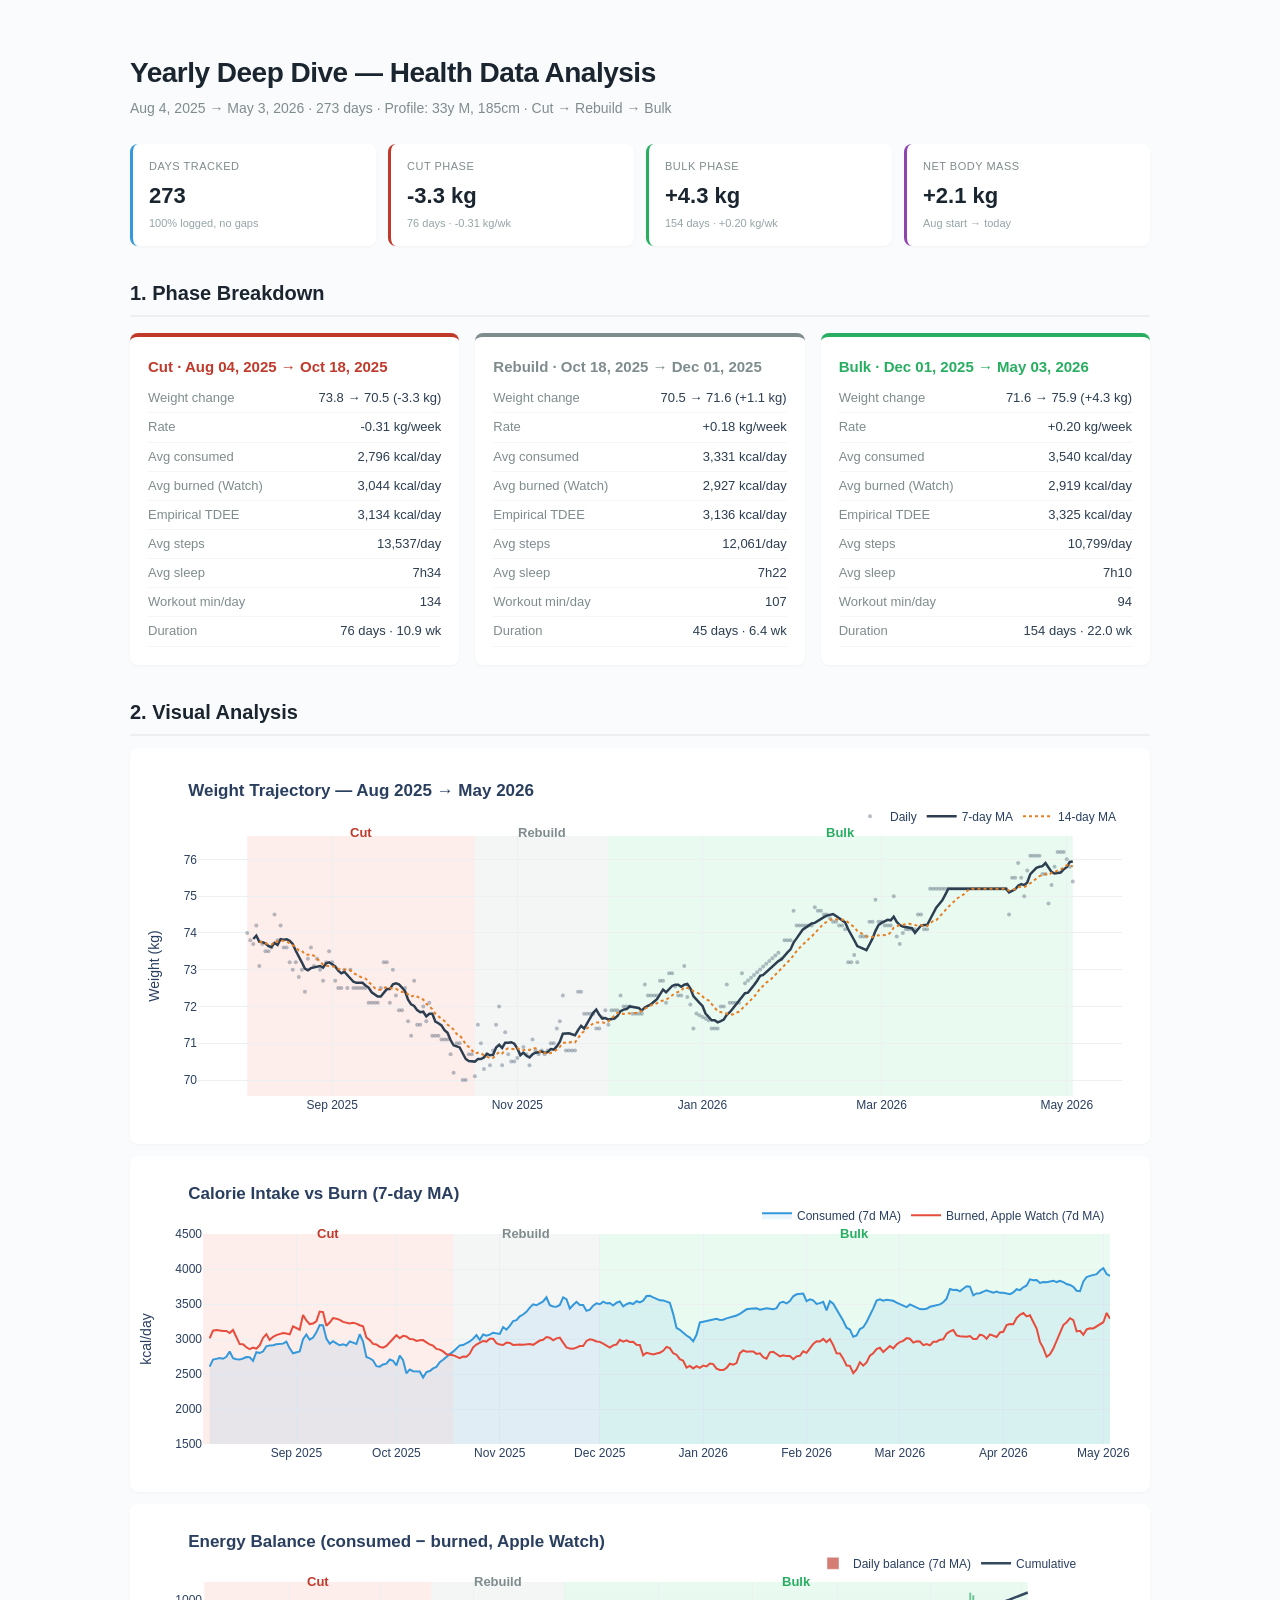
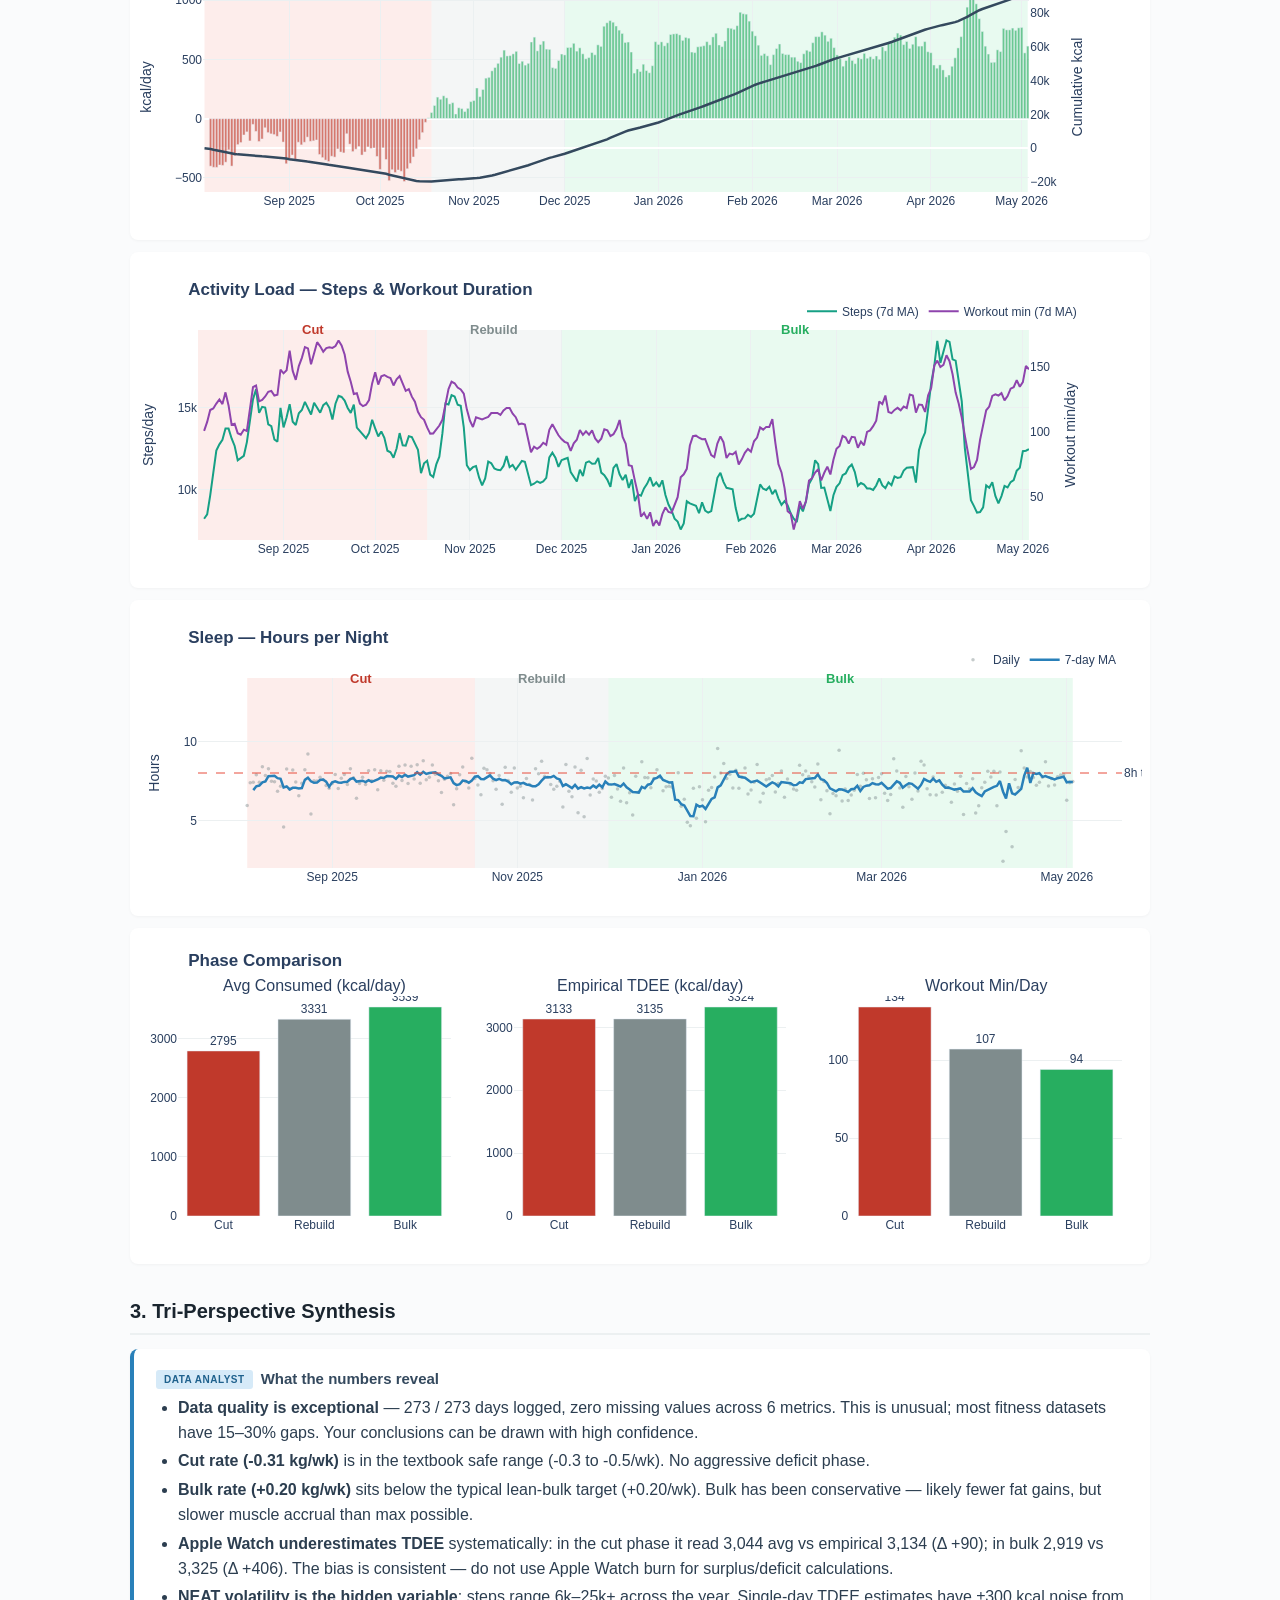
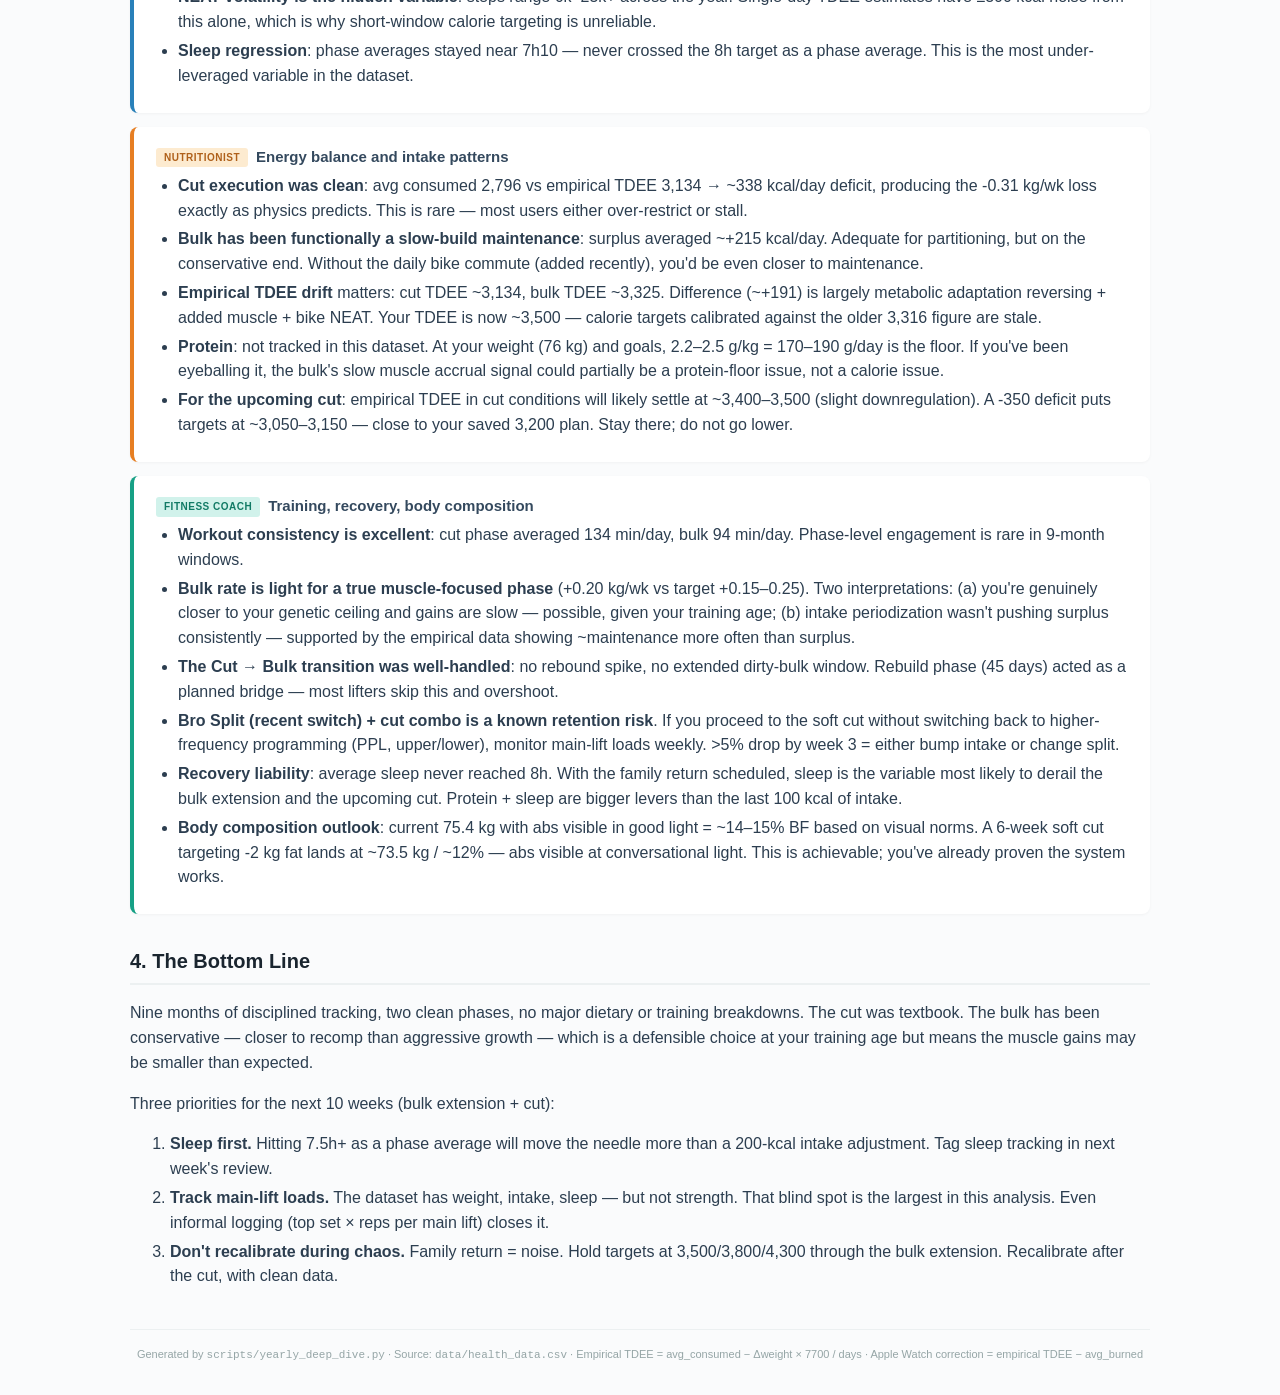
<file: reports/yearly_deep_dive.html>
<!DOCTYPE html>
<html lang="en">
<head>
<meta charset="UTF-8">
<title>Yearly Deep Dive — Yannick</title>
<script src="https://cdn.plot.ly/plotly-2.35.0.min.js"></script>
<style>
* { box-sizing: border-box; }
body { font-family: -apple-system, BlinkMacSystemFont, "Segoe UI", Roboto, sans-serif;
       max-width: 1100px; margin: 0 auto; padding: 32px 40px;
       color: #2c3e50; background: #fafbfc; line-height: 1.55; }
h1 { font-size: 28px; margin-bottom: 4px; color: #1a252f; letter-spacing: -0.5px; }
h2 { font-size: 20px; margin-top: 32px; margin-bottom: 12px; color: #1a252f;
      border-bottom: 2px solid #ecf0f1; padding-bottom: 6px; }
h3 { font-size: 15px; margin-top: 18px; margin-bottom: 6px; color: #34495e; }
.subtitle { color: #7f8c8d; font-size: 14px; margin-bottom: 24px; }
.kpi-grid { display: grid; grid-template-columns: repeat(4, 1fr); gap: 12px; margin: 16px 0 24px; }
.kpi { background: white; padding: 14px 16px; border-radius: 8px;
       border-left: 3px solid #3498db; box-shadow: 0 1px 3px rgba(0,0,0,0.04); }
.kpi-label { font-size: 11px; text-transform: uppercase; color: #7f8c8d;
              letter-spacing: 0.5px; margin-bottom: 4px; }
.kpi-value { font-size: 22px; font-weight: 600; color: #1a252f; }
.kpi-sub { font-size: 11px; color: #95a5a6; margin-top: 2px; }
.phase-grid { display: grid; grid-template-columns: repeat(3, 1fr); gap: 16px; margin: 16px 0; }
.phase-card { background: white; padding: 18px; border-radius: 8px;
               box-shadow: 0 1px 3px rgba(0,0,0,0.04); border-top: 4px solid; }
.phase-cut { border-color: #c0392b; }
.phase-rebuild { border-color: #7f8c8d; }
.phase-bulk { border-color: #27ae60; }
.phase-card h3 { margin-top: 0; }
.phase-card table { width: 100%; font-size: 13px; border-collapse: collapse; }
.phase-card td { padding: 4px 0; border-bottom: 1px solid #f4f6f7; }
.phase-card td:first-child { color: #7f8c8d; }
.phase-card td:last-child { text-align: right; font-weight: 500; }
.chart-wrapper { background: white; border-radius: 8px; padding: 8px;
                  margin: 12px 0; box-shadow: 0 1px 3px rgba(0,0,0,0.04); }
.expert { background: white; padding: 18px 22px; border-radius: 8px;
           margin: 14px 0; box-shadow: 0 1px 3px rgba(0,0,0,0.04);
           border-left: 4px solid; }
.expert-data { border-color: #2980b9; }
.expert-nutrition { border-color: #e67e22; }
.expert-coach { border-color: #16a085; }
.expert h3 { margin-top: 0; }
.expert-tag { display: inline-block; padding: 2px 8px; border-radius: 3px;
               font-size: 10px; font-weight: 600; text-transform: uppercase;
               letter-spacing: 0.5px; margin-right: 8px; vertical-align: middle; }
.tag-data { background: #d6eaf8; color: #1f618d; }
.tag-nutrition { background: #fdebd0; color: #af601a; }
.tag-coach { background: #d1f2eb; color: #117a65; }
ul { margin: 6px 0; padding-left: 22px; }
li { margin: 4px 0; }
.footer { font-size: 11px; color: #95a5a6; margin-top: 40px;
           padding-top: 16px; border-top: 1px solid #ecf0f1; text-align: center; }
@media print { body { background: white; padding: 16px 20px; }
                .chart-wrapper, .expert, .phase-card, .kpi { box-shadow: none; } }
</style>
</head>
<body>

<h1>Yearly Deep Dive — Health Data Analysis</h1>
<div class="subtitle">Aug 4, 2025 → May 3, 2026 · 273 days · Profile: 33y M, 185cm · Cut → Rebuild → Bulk</div>

<div class="kpi-grid">
  <div class="kpi"><div class="kpi-label">Days Tracked</div>
    <div class="kpi-value">273</div>
    <div class="kpi-sub">100% logged, no gaps</div></div>
  <div class="kpi" style="border-left-color:#c0392b;"><div class="kpi-label">Cut Phase</div>
    <div class="kpi-value">-3.3 kg</div>
    <div class="kpi-sub">76 days · -0.31 kg/wk</div></div>
  <div class="kpi" style="border-left-color:#27ae60;"><div class="kpi-label">Bulk Phase</div>
    <div class="kpi-value">+4.3 kg</div>
    <div class="kpi-sub">154 days · +0.20 kg/wk</div></div>
  <div class="kpi" style="border-left-color:#8e44ad;"><div class="kpi-label">Net Body Mass</div>
    <div class="kpi-value">+2.1 kg</div>
    <div class="kpi-sub">Aug start → today</div></div>
</div>

<h2>1. Phase Breakdown</h2>

<div class="phase-grid">
  <div class="phase-card phase-cut">
    <h3 style="color:#c0392b;">Cut · Aug 04, 2025 → Oct 18, 2025</h3>
    <table>
      <tr><td>Weight change</td><td>73.8 → 70.5 (-3.3 kg)</td></tr>
      <tr><td>Rate</td><td>-0.31 kg/week</td></tr>
      <tr><td>Avg consumed</td><td>2,796 kcal/day</td></tr>
      <tr><td>Avg burned (Watch)</td><td>3,044 kcal/day</td></tr>
      <tr><td>Empirical TDEE</td><td>3,134 kcal/day</td></tr>
      <tr><td>Avg steps</td><td>13,537/day</td></tr>
      <tr><td>Avg sleep</td><td>7h34</td></tr>
      <tr><td>Workout min/day</td><td>134</td></tr>
      <tr><td>Duration</td><td>76 days · 10.9 wk</td></tr>
    </table>
  </div>
  <div class="phase-card phase-rebuild">
    <h3 style="color:#7f8c8d;">Rebuild · Oct 18, 2025 → Dec 01, 2025</h3>
    <table>
      <tr><td>Weight change</td><td>70.5 → 71.6 (+1.1 kg)</td></tr>
      <tr><td>Rate</td><td>+0.18 kg/week</td></tr>
      <tr><td>Avg consumed</td><td>3,331 kcal/day</td></tr>
      <tr><td>Avg burned (Watch)</td><td>2,927 kcal/day</td></tr>
      <tr><td>Empirical TDEE</td><td>3,136 kcal/day</td></tr>
      <tr><td>Avg steps</td><td>12,061/day</td></tr>
      <tr><td>Avg sleep</td><td>7h22</td></tr>
      <tr><td>Workout min/day</td><td>107</td></tr>
      <tr><td>Duration</td><td>45 days · 6.4 wk</td></tr>
    </table>
  </div>
  <div class="phase-card phase-bulk">
    <h3 style="color:#27ae60;">Bulk · Dec 01, 2025 → May 03, 2026</h3>
    <table>
      <tr><td>Weight change</td><td>71.6 → 75.9 (+4.3 kg)</td></tr>
      <tr><td>Rate</td><td>+0.20 kg/week</td></tr>
      <tr><td>Avg consumed</td><td>3,540 kcal/day</td></tr>
      <tr><td>Avg burned (Watch)</td><td>2,919 kcal/day</td></tr>
      <tr><td>Empirical TDEE</td><td>3,325 kcal/day</td></tr>
      <tr><td>Avg steps</td><td>10,799/day</td></tr>
      <tr><td>Avg sleep</td><td>7h10</td></tr>
      <tr><td>Workout min/day</td><td>94</td></tr>
      <tr><td>Duration</td><td>154 days · 22.0 wk</td></tr>
    </table>
  </div>
</div>

<h2>2. Visual Analysis</h2>
<div class="chart-wrapper"><div>                            <div id="a6700103-941d-462c-960d-def5a9902dfa" class="plotly-graph-div" style="height:380px; width:100%;"></div>            <script type="text/javascript">                                    window.PLOTLYENV=window.PLOTLYENV || {};                                    if (document.getElementById("a6700103-941d-462c-960d-def5a9902dfa")) {                    Plotly.newPlot(                        "a6700103-941d-462c-960d-def5a9902dfa",                        [{"hovertemplate":"%{x|%b %d}\u003cbr\u003e%{y:.1f} kg\u003cextra\u003e\u003c\u002fextra\u003e","marker":{"color":"rgba(52,73,94,0.35)","size":4},"mode":"markers","name":"Daily","x":["2025-08-04T00:00:00","2025-08-05T00:00:00","2025-08-06T00:00:00","2025-08-07T00:00:00","2025-08-08T00:00:00","2025-08-09T00:00:00","2025-08-10T00:00:00","2025-08-11T00:00:00","2025-08-12T00:00:00","2025-08-13T00:00:00","2025-08-14T00:00:00","2025-08-15T00:00:00","2025-08-16T00:00:00","2025-08-17T00:00:00","2025-08-18T00:00:00","2025-08-19T00:00:00","2025-08-20T00:00:00","2025-08-21T00:00:00","2025-08-22T00:00:00","2025-08-23T00:00:00","2025-08-24T00:00:00","2025-08-25T00:00:00","2025-08-26T00:00:00","2025-08-27T00:00:00","2025-08-28T00:00:00","2025-08-29T00:00:00","2025-08-30T00:00:00","2025-08-31T00:00:00","2025-09-01T00:00:00","2025-09-02T00:00:00","2025-09-03T00:00:00","2025-09-04T00:00:00","2025-09-05T00:00:00","2025-09-06T00:00:00","2025-09-07T00:00:00","2025-09-08T00:00:00","2025-09-09T00:00:00","2025-09-10T00:00:00","2025-09-11T00:00:00","2025-09-12T00:00:00","2025-09-13T00:00:00","2025-09-14T00:00:00","2025-09-15T00:00:00","2025-09-16T00:00:00","2025-09-17T00:00:00","2025-09-18T00:00:00","2025-09-19T00:00:00","2025-09-20T00:00:00","2025-09-21T00:00:00","2025-09-22T00:00:00","2025-09-23T00:00:00","2025-09-24T00:00:00","2025-09-25T00:00:00","2025-09-26T00:00:00","2025-09-27T00:00:00","2025-09-28T00:00:00","2025-09-29T00:00:00","2025-09-30T00:00:00","2025-10-01T00:00:00","2025-10-02T00:00:00","2025-10-03T00:00:00","2025-10-04T00:00:00","2025-10-05T00:00:00","2025-10-06T00:00:00","2025-10-07T00:00:00","2025-10-08T00:00:00","2025-10-09T00:00:00","2025-10-10T00:00:00","2025-10-11T00:00:00","2025-10-12T00:00:00","2025-10-13T00:00:00","2025-10-14T00:00:00","2025-10-15T00:00:00","2025-10-16T00:00:00","2025-10-17T00:00:00","2025-10-18T00:00:00","2025-10-19T00:00:00","2025-10-20T00:00:00","2025-10-21T00:00:00","2025-10-22T00:00:00","2025-10-23T00:00:00","2025-10-24T00:00:00","2025-10-25T00:00:00","2025-10-26T00:00:00","2025-10-27T00:00:00","2025-10-28T00:00:00","2025-10-29T00:00:00","2025-10-30T00:00:00","2025-10-31T00:00:00","2025-11-01T00:00:00","2025-11-02T00:00:00","2025-11-03T00:00:00","2025-11-04T00:00:00","2025-11-05T00:00:00","2025-11-06T00:00:00","2025-11-07T00:00:00","2025-11-08T00:00:00","2025-11-09T00:00:00","2025-11-10T00:00:00","2025-11-11T00:00:00","2025-11-12T00:00:00","2025-11-13T00:00:00","2025-11-14T00:00:00","2025-11-15T00:00:00","2025-11-16T00:00:00","2025-11-17T00:00:00","2025-11-18T00:00:00","2025-11-19T00:00:00","2025-11-20T00:00:00","2025-11-21T00:00:00","2025-11-22T00:00:00","2025-11-23T00:00:00","2025-11-24T00:00:00","2025-11-25T00:00:00","2025-11-26T00:00:00","2025-11-27T00:00:00","2025-11-28T00:00:00","2025-11-29T00:00:00","2025-11-30T00:00:00","2025-12-01T00:00:00","2025-12-02T00:00:00","2025-12-03T00:00:00","2025-12-04T00:00:00","2025-12-05T00:00:00","2025-12-06T00:00:00","2025-12-07T00:00:00","2025-12-08T00:00:00","2025-12-09T00:00:00","2025-12-10T00:00:00","2025-12-11T00:00:00","2025-12-12T00:00:00","2025-12-13T00:00:00","2025-12-14T00:00:00","2025-12-15T00:00:00","2025-12-16T00:00:00","2025-12-17T00:00:00","2025-12-18T00:00:00","2025-12-19T00:00:00","2025-12-20T00:00:00","2025-12-21T00:00:00","2025-12-22T00:00:00","2025-12-23T00:00:00","2025-12-24T00:00:00","2025-12-25T00:00:00","2025-12-26T00:00:00","2025-12-27T00:00:00","2025-12-28T00:00:00","2025-12-29T00:00:00","2025-12-30T00:00:00","2025-12-31T00:00:00","2026-01-01T00:00:00","2026-01-02T00:00:00","2026-01-03T00:00:00","2026-01-04T00:00:00","2026-01-05T00:00:00","2026-01-06T00:00:00","2026-01-07T00:00:00","2026-01-08T00:00:00","2026-01-09T00:00:00","2026-01-10T00:00:00","2026-01-11T00:00:00","2026-01-12T00:00:00","2026-01-13T00:00:00","2026-01-14T00:00:00","2026-01-15T00:00:00","2026-01-16T00:00:00","2026-01-17T00:00:00","2026-01-18T00:00:00","2026-01-19T00:00:00","2026-01-20T00:00:00","2026-01-21T00:00:00","2026-01-22T00:00:00","2026-01-23T00:00:00","2026-01-24T00:00:00","2026-01-25T00:00:00","2026-01-26T00:00:00","2026-01-27T00:00:00","2026-01-28T00:00:00","2026-01-29T00:00:00","2026-01-30T00:00:00","2026-01-31T00:00:00","2026-02-01T00:00:00","2026-02-02T00:00:00","2026-02-03T00:00:00","2026-02-04T00:00:00","2026-02-05T00:00:00","2026-02-06T00:00:00","2026-02-07T00:00:00","2026-02-08T00:00:00","2026-02-09T00:00:00","2026-02-10T00:00:00","2026-02-11T00:00:00","2026-02-12T00:00:00","2026-02-13T00:00:00","2026-02-14T00:00:00","2026-02-15T00:00:00","2026-02-16T00:00:00","2026-02-17T00:00:00","2026-02-18T00:00:00","2026-02-19T00:00:00","2026-02-20T00:00:00","2026-02-21T00:00:00","2026-02-22T00:00:00","2026-02-23T00:00:00","2026-02-24T00:00:00","2026-02-25T00:00:00","2026-02-26T00:00:00","2026-02-27T00:00:00","2026-02-28T00:00:00","2026-03-01T00:00:00","2026-03-02T00:00:00","2026-03-03T00:00:00","2026-03-04T00:00:00","2026-03-05T00:00:00","2026-03-06T00:00:00","2026-03-07T00:00:00","2026-03-08T00:00:00","2026-03-09T00:00:00","2026-03-10T00:00:00","2026-03-11T00:00:00","2026-03-12T00:00:00","2026-03-13T00:00:00","2026-03-14T00:00:00","2026-03-15T00:00:00","2026-03-16T00:00:00","2026-03-17T00:00:00","2026-03-18T00:00:00","2026-03-19T00:00:00","2026-03-20T00:00:00","2026-03-21T00:00:00","2026-03-22T00:00:00","2026-03-23T00:00:00","2026-03-24T00:00:00","2026-03-25T00:00:00","2026-03-26T00:00:00","2026-03-27T00:00:00","2026-03-28T00:00:00","2026-03-29T00:00:00","2026-03-30T00:00:00","2026-03-31T00:00:00","2026-04-01T00:00:00","2026-04-02T00:00:00","2026-04-03T00:00:00","2026-04-04T00:00:00","2026-04-05T00:00:00","2026-04-06T00:00:00","2026-04-07T00:00:00","2026-04-08T00:00:00","2026-04-09T00:00:00","2026-04-10T00:00:00","2026-04-11T00:00:00","2026-04-12T00:00:00","2026-04-13T00:00:00","2026-04-14T00:00:00","2026-04-15T00:00:00","2026-04-16T00:00:00","2026-04-17T00:00:00","2026-04-18T00:00:00","2026-04-19T00:00:00","2026-04-20T00:00:00","2026-04-21T00:00:00","2026-04-22T00:00:00","2026-04-23T00:00:00","2026-04-24T00:00:00","2026-04-25T00:00:00","2026-04-26T00:00:00","2026-04-27T00:00:00","2026-04-28T00:00:00","2026-04-29T00:00:00","2026-04-30T00:00:00","2026-05-01T00:00:00","2026-05-02T00:00:00","2026-05-03T00:00:00"],"y":[74.0,73.8,73.7,74.2,73.1,73.7,73.5,73.5,73.6,74.5,73.8,74.2,73.6,73.6,73.2,73.0,73.2,72.8,73.0,72.4,73.3,73.6,73.1,73.3,73.0,72.7,73.2,73.5,73.2,72.7,72.5,72.5,73.0,72.5,73.0,72.5,72.5,72.5,72.5,72.5,72.1,72.1,72.1,72.1,72.5,73.2,73.2,72.1,73.0,72.3,71.9,71.9,72.5,71.6,71.2,72.7,71.5,71.5,72.0,71.6,72.1,71.2,71.2,71.2,71.1,71.1,71.1,70.7,70.2,71.0,71.0,70.0,70.0,70.7,70.7,70.1,71.5,71.0,70.3,70.7,70.4,70.8,71.5,72.0,70.4,71.3,70.7,70.5,70.5,70.6,70.7,70.9,70.7,70.4,71.1,70.8,70.7,70.8,70.7,70.8,71.0,71.0,71.4,71.6,72.3,70.8,70.8,70.8,70.8,72.4,72.4,71.8,71.8,71.8,71.8,71.4,71.4,71.7,71.9,71.5,71.9,71.9,71.9,72.3,72.0,72.0,72.0,71.8,71.8,71.8,71.8,72.6,72.3,72.3,72.3,72.3,72.7,72.7,72.1,72.9,72.9,72.54548142,72.3,72.3,73.1,72.25586192,72.05300911,71.4,71.80516626,71.76017623,71.7151862,71.67019617,71.62520614,71.4,71.4,71.4,72.0,72.0,72.6,72.1,72.1,72.1,72.1,72.9,72.62904152,72.70487606,72.78071061,72.85654516,72.9323797,73.00821425,73.0840488,73.15988334,73.23571789,73.31155244,73.38738698,73.46322153,73.3,73.8,73.8,73.8,74.6,74.2,74.2,74.2,74.2,74.2,74.2,74.7,74.6,74.6,74.5,74.5,74.4,74.3,74.3,74.2,74.2,74.1,73.2,73.2,73.4,73.2,73.9,73.9,73.9,74.3,74.3,74.9,74.3,74.3,74.2,74.2,74.2,75.0,73.9,73.7,74.0,74.1,74.1,74.1,74.1,74.5,74.5,74.1,74.1,75.2,75.2,75.2,75.2,75.2,75.2,75.2,75.2,75.2,75.2,75.2,75.2,75.2,75.2,75.2,75.2,75.2,75.2,75.2,75.2,75.2,75.2,75.2,75.2,75.2,75.2,74.5,75.5,75.5,75.9,75.5,75.0,75.7,76.1,76.1,76.1,76.1,75.6,75.6,74.8,75.3,75.8,76.2,76.2,76.2,76.0,75.8,75.4],"type":"scatter"},{"hovertemplate":"%{x|%b %d}\u003cbr\u003e%{y:.2f} kg\u003cextra\u003e\u003c\u002fextra\u003e","line":{"color":"#2c3e50","width":2.5},"mode":"lines","name":"7-day MA","x":["2025-08-04T00:00:00","2025-08-05T00:00:00","2025-08-06T00:00:00","2025-08-07T00:00:00","2025-08-08T00:00:00","2025-08-09T00:00:00","2025-08-10T00:00:00","2025-08-11T00:00:00","2025-08-12T00:00:00","2025-08-13T00:00:00","2025-08-14T00:00:00","2025-08-15T00:00:00","2025-08-16T00:00:00","2025-08-17T00:00:00","2025-08-18T00:00:00","2025-08-19T00:00:00","2025-08-20T00:00:00","2025-08-21T00:00:00","2025-08-22T00:00:00","2025-08-23T00:00:00","2025-08-24T00:00:00","2025-08-25T00:00:00","2025-08-26T00:00:00","2025-08-27T00:00:00","2025-08-28T00:00:00","2025-08-29T00:00:00","2025-08-30T00:00:00","2025-08-31T00:00:00","2025-09-01T00:00:00","2025-09-02T00:00:00","2025-09-03T00:00:00","2025-09-04T00:00:00","2025-09-05T00:00:00","2025-09-06T00:00:00","2025-09-07T00:00:00","2025-09-08T00:00:00","2025-09-09T00:00:00","2025-09-10T00:00:00","2025-09-11T00:00:00","2025-09-12T00:00:00","2025-09-13T00:00:00","2025-09-14T00:00:00","2025-09-15T00:00:00","2025-09-16T00:00:00","2025-09-17T00:00:00","2025-09-18T00:00:00","2025-09-19T00:00:00","2025-09-20T00:00:00","2025-09-21T00:00:00","2025-09-22T00:00:00","2025-09-23T00:00:00","2025-09-24T00:00:00","2025-09-25T00:00:00","2025-09-26T00:00:00","2025-09-27T00:00:00","2025-09-28T00:00:00","2025-09-29T00:00:00","2025-09-30T00:00:00","2025-10-01T00:00:00","2025-10-02T00:00:00","2025-10-03T00:00:00","2025-10-04T00:00:00","2025-10-05T00:00:00","2025-10-06T00:00:00","2025-10-07T00:00:00","2025-10-08T00:00:00","2025-10-09T00:00:00","2025-10-10T00:00:00","2025-10-11T00:00:00","2025-10-12T00:00:00","2025-10-13T00:00:00","2025-10-14T00:00:00","2025-10-15T00:00:00","2025-10-16T00:00:00","2025-10-17T00:00:00","2025-10-18T00:00:00","2025-10-19T00:00:00","2025-10-20T00:00:00","2025-10-21T00:00:00","2025-10-22T00:00:00","2025-10-23T00:00:00","2025-10-24T00:00:00","2025-10-25T00:00:00","2025-10-26T00:00:00","2025-10-27T00:00:00","2025-10-28T00:00:00","2025-10-29T00:00:00","2025-10-30T00:00:00","2025-10-31T00:00:00","2025-11-01T00:00:00","2025-11-02T00:00:00","2025-11-03T00:00:00","2025-11-04T00:00:00","2025-11-05T00:00:00","2025-11-06T00:00:00","2025-11-07T00:00:00","2025-11-08T00:00:00","2025-11-09T00:00:00","2025-11-10T00:00:00","2025-11-11T00:00:00","2025-11-12T00:00:00","2025-11-13T00:00:00","2025-11-14T00:00:00","2025-11-15T00:00:00","2025-11-16T00:00:00","2025-11-17T00:00:00","2025-11-18T00:00:00","2025-11-19T00:00:00","2025-11-20T00:00:00","2025-11-21T00:00:00","2025-11-22T00:00:00","2025-11-23T00:00:00","2025-11-24T00:00:00","2025-11-25T00:00:00","2025-11-26T00:00:00","2025-11-27T00:00:00","2025-11-28T00:00:00","2025-11-29T00:00:00","2025-11-30T00:00:00","2025-12-01T00:00:00","2025-12-02T00:00:00","2025-12-03T00:00:00","2025-12-04T00:00:00","2025-12-05T00:00:00","2025-12-06T00:00:00","2025-12-07T00:00:00","2025-12-08T00:00:00","2025-12-09T00:00:00","2025-12-10T00:00:00","2025-12-11T00:00:00","2025-12-12T00:00:00","2025-12-13T00:00:00","2025-12-14T00:00:00","2025-12-15T00:00:00","2025-12-16T00:00:00","2025-12-17T00:00:00","2025-12-18T00:00:00","2025-12-19T00:00:00","2025-12-20T00:00:00","2025-12-21T00:00:00","2025-12-22T00:00:00","2025-12-23T00:00:00","2025-12-24T00:00:00","2025-12-25T00:00:00","2025-12-26T00:00:00","2025-12-27T00:00:00","2025-12-28T00:00:00","2025-12-29T00:00:00","2025-12-30T00:00:00","2025-12-31T00:00:00","2026-01-01T00:00:00","2026-01-02T00:00:00","2026-01-03T00:00:00","2026-01-04T00:00:00","2026-01-05T00:00:00","2026-01-06T00:00:00","2026-01-07T00:00:00","2026-01-08T00:00:00","2026-01-09T00:00:00","2026-01-10T00:00:00","2026-01-11T00:00:00","2026-01-12T00:00:00","2026-01-13T00:00:00","2026-01-14T00:00:00","2026-01-15T00:00:00","2026-01-16T00:00:00","2026-01-17T00:00:00","2026-01-18T00:00:00","2026-01-19T00:00:00","2026-01-20T00:00:00","2026-01-21T00:00:00","2026-01-22T00:00:00","2026-01-23T00:00:00","2026-01-24T00:00:00","2026-01-25T00:00:00","2026-01-26T00:00:00","2026-01-27T00:00:00","2026-01-28T00:00:00","2026-01-29T00:00:00","2026-01-30T00:00:00","2026-01-31T00:00:00","2026-02-01T00:00:00","2026-02-02T00:00:00","2026-02-03T00:00:00","2026-02-04T00:00:00","2026-02-05T00:00:00","2026-02-06T00:00:00","2026-02-07T00:00:00","2026-02-08T00:00:00","2026-02-09T00:00:00","2026-02-10T00:00:00","2026-02-11T00:00:00","2026-02-12T00:00:00","2026-02-13T00:00:00","2026-02-14T00:00:00","2026-02-15T00:00:00","2026-02-16T00:00:00","2026-02-17T00:00:00","2026-02-18T00:00:00","2026-02-19T00:00:00","2026-02-20T00:00:00","2026-02-21T00:00:00","2026-02-22T00:00:00","2026-02-23T00:00:00","2026-02-24T00:00:00","2026-02-25T00:00:00","2026-02-26T00:00:00","2026-02-27T00:00:00","2026-02-28T00:00:00","2026-03-01T00:00:00","2026-03-02T00:00:00","2026-03-03T00:00:00","2026-03-04T00:00:00","2026-03-05T00:00:00","2026-03-06T00:00:00","2026-03-07T00:00:00","2026-03-08T00:00:00","2026-03-09T00:00:00","2026-03-10T00:00:00","2026-03-11T00:00:00","2026-03-12T00:00:00","2026-03-13T00:00:00","2026-03-14T00:00:00","2026-03-15T00:00:00","2026-03-16T00:00:00","2026-03-17T00:00:00","2026-03-18T00:00:00","2026-03-19T00:00:00","2026-03-20T00:00:00","2026-03-21T00:00:00","2026-03-22T00:00:00","2026-03-23T00:00:00","2026-03-24T00:00:00","2026-03-25T00:00:00","2026-03-26T00:00:00","2026-03-27T00:00:00","2026-03-28T00:00:00","2026-03-29T00:00:00","2026-03-30T00:00:00","2026-03-31T00:00:00","2026-04-01T00:00:00","2026-04-02T00:00:00","2026-04-03T00:00:00","2026-04-04T00:00:00","2026-04-05T00:00:00","2026-04-06T00:00:00","2026-04-07T00:00:00","2026-04-08T00:00:00","2026-04-09T00:00:00","2026-04-10T00:00:00","2026-04-11T00:00:00","2026-04-12T00:00:00","2026-04-13T00:00:00","2026-04-14T00:00:00","2026-04-15T00:00:00","2026-04-16T00:00:00","2026-04-17T00:00:00","2026-04-18T00:00:00","2026-04-19T00:00:00","2026-04-20T00:00:00","2026-04-21T00:00:00","2026-04-22T00:00:00","2026-04-23T00:00:00","2026-04-24T00:00:00","2026-04-25T00:00:00","2026-04-26T00:00:00","2026-04-27T00:00:00","2026-04-28T00:00:00","2026-04-29T00:00:00","2026-04-30T00:00:00","2026-05-01T00:00:00","2026-05-02T00:00:00","2026-05-03T00:00:00"],"y":[null,null,73.83333333333333,73.925,73.76,73.75,73.71428571428571,73.64285714285714,73.61428571428571,73.72857142857143,73.67142857142858,73.82857142857142,73.81428571428572,73.82857142857142,73.78571428571429,73.7,73.5142857142857,73.37142857142858,73.2,73.02857142857142,72.9857142857143,73.04285714285713,73.05714285714285,73.07142857142857,73.1,73.05714285714285,73.17142857142858,73.2,73.14285714285714,73.08571428571429,72.97142857142858,72.9,72.94285714285715,72.84285714285714,72.77142857142857,72.67142857142858,72.64285714285714,72.64285714285714,72.64285714285714,72.57142857142857,72.5142857142857,72.38571428571429,72.32857142857142,72.27142857142857,72.27142857142857,72.37142857142857,72.47142857142856,72.47142857142858,72.6,72.62857142857142,72.6,72.51428571428572,72.41428571428571,72.18571428571428,72.05714285714285,72.01428571428572,71.9,71.84285714285714,71.85714285714286,71.72857142857143,71.8,71.8,71.58571428571427,71.54285714285714,71.48571428571428,71.35714285714285,71.28571428571429,71.08571428571427,70.94285714285714,70.91428571428571,70.88571428571429,70.72857142857143,70.57142857142857,70.51428571428572,70.51428571428572,70.5,70.57142857142857,70.57142857142857,70.61428571428571,70.71428571428571,70.67142857142856,70.68571428571428,70.88571428571429,70.95714285714287,70.87142857142858,71.01428571428572,71.01428571428572,71.02857142857142,70.98571428571428,70.85714285714286,70.67142857142856,70.74285714285715,70.65714285714286,70.61428571428571,70.7,70.74285714285715,70.75714285714287,70.77142857142857,70.74285714285715,70.75714285714285,70.84285714285714,70.82857142857142,70.91428571428573,71.04285714285714,71.25714285714285,71.27142857142857,71.27142857142857,71.24285714285715,71.21428571428571,71.35714285714286,71.47142857142858,71.4,71.54285714285713,71.68571428571428,71.82857142857144,71.91428571428571,71.77142857142857,71.67142857142856,71.68571428571428,71.64285714285714,71.65714285714286,71.67142857142858,71.74285714285715,71.87142857142858,71.91428571428573,71.92857142857143,72.0,71.9857142857143,71.97142857142856,71.95714285714286,71.88571428571429,71.97142857142856,72.0142857142857,72.05714285714285,72.12857142857142,72.2,72.32857142857144,72.45714285714286,72.38571428571429,72.47142857142858,72.55714285714285,72.59221163142857,72.59221163142857,72.5350687742857,72.59221163142857,72.61447761999999,72.49347892142858,72.27919320714287,72.17343389857142,72.09631621714286,72.01277138857144,71.80851369857143,71.71842001571429,71.625133,71.62513299999999,71.56725210571429,71.60151264428572,71.64220033000001,71.77502944857143,71.84285714285714,71.94285714285714,72.04285714285714,72.14285714285714,72.27142857142857,72.36129164571427,72.37627394,72.47351831285714,72.58159619285713,72.70050757857142,72.83025247142858,72.85654515714285,72.93237970285715,73.00821425,73.08404879714286,73.15988334285714,73.23571789,73.27740156857143,73.37968031142857,73.47112554857142,73.55173727857142,73.73580121571429,73.85188879,73.95714285714284,74.08571428571429,74.14285714285714,74.2,74.25714285714287,74.27142857142857,74.32857142857144,74.38571428571427,74.42857142857143,74.47142857142856,74.5,74.5142857142857,74.45714285714284,74.39999999999999,74.34285714285714,74.28571428571429,74.10000000000001,73.92857142857143,73.8,73.64285714285714,73.60000000000001,73.55714285714286,73.52857142857144,73.6857142857143,73.84285714285716,74.05714285714285,74.21428571428571,74.27142857142859,74.31428571428572,74.35714285714286,74.34285714285714,74.44285714285715,74.3,74.21428571428571,74.17142857142858,74.15714285714286,74.14285714285714,74.12857142857142,74.0,74.08571428571429,74.2,74.21428571428571,74.21428571428571,74.37142857142855,74.52857142857144,74.68571428571428,74.78571428571429,74.88571428571427,75.04285714285713,75.2,75.2,75.2,75.2,75.2,75.2,75.2,75.2,75.2,75.2,75.2,75.2,75.2,75.2,75.2,75.2,75.2,75.2,75.2,75.2,75.10000000000001,75.14285714285714,75.18571428571428,75.28571428571429,75.32857142857142,75.3,75.37142857142858,75.60000000000001,75.68571428571428,75.77142857142857,75.8,75.81428571428572,75.89999999999999,75.77142857142857,75.65714285714286,75.61428571428571,75.62857142857142,75.64285714285714,75.72857142857143,75.78571428571429,75.92857142857143,75.94285714285715],"type":"scatter"},{"hovertemplate":"%{x|%b %d}\u003cbr\u003e%{y:.2f} kg\u003cextra\u003e\u003c\u002fextra\u003e","line":{"color":"#e67e22","dash":"dot","width":2},"mode":"lines","name":"14-day MA","x":["2025-08-04T00:00:00","2025-08-05T00:00:00","2025-08-06T00:00:00","2025-08-07T00:00:00","2025-08-08T00:00:00","2025-08-09T00:00:00","2025-08-10T00:00:00","2025-08-11T00:00:00","2025-08-12T00:00:00","2025-08-13T00:00:00","2025-08-14T00:00:00","2025-08-15T00:00:00","2025-08-16T00:00:00","2025-08-17T00:00:00","2025-08-18T00:00:00","2025-08-19T00:00:00","2025-08-20T00:00:00","2025-08-21T00:00:00","2025-08-22T00:00:00","2025-08-23T00:00:00","2025-08-24T00:00:00","2025-08-25T00:00:00","2025-08-26T00:00:00","2025-08-27T00:00:00","2025-08-28T00:00:00","2025-08-29T00:00:00","2025-08-30T00:00:00","2025-08-31T00:00:00","2025-09-01T00:00:00","2025-09-02T00:00:00","2025-09-03T00:00:00","2025-09-04T00:00:00","2025-09-05T00:00:00","2025-09-06T00:00:00","2025-09-07T00:00:00","2025-09-08T00:00:00","2025-09-09T00:00:00","2025-09-10T00:00:00","2025-09-11T00:00:00","2025-09-12T00:00:00","2025-09-13T00:00:00","2025-09-14T00:00:00","2025-09-15T00:00:00","2025-09-16T00:00:00","2025-09-17T00:00:00","2025-09-18T00:00:00","2025-09-19T00:00:00","2025-09-20T00:00:00","2025-09-21T00:00:00","2025-09-22T00:00:00","2025-09-23T00:00:00","2025-09-24T00:00:00","2025-09-25T00:00:00","2025-09-26T00:00:00","2025-09-27T00:00:00","2025-09-28T00:00:00","2025-09-29T00:00:00","2025-09-30T00:00:00","2025-10-01T00:00:00","2025-10-02T00:00:00","2025-10-03T00:00:00","2025-10-04T00:00:00","2025-10-05T00:00:00","2025-10-06T00:00:00","2025-10-07T00:00:00","2025-10-08T00:00:00","2025-10-09T00:00:00","2025-10-10T00:00:00","2025-10-11T00:00:00","2025-10-12T00:00:00","2025-10-13T00:00:00","2025-10-14T00:00:00","2025-10-15T00:00:00","2025-10-16T00:00:00","2025-10-17T00:00:00","2025-10-18T00:00:00","2025-10-19T00:00:00","2025-10-20T00:00:00","2025-10-21T00:00:00","2025-10-22T00:00:00","2025-10-23T00:00:00","2025-10-24T00:00:00","2025-10-25T00:00:00","2025-10-26T00:00:00","2025-10-27T00:00:00","2025-10-28T00:00:00","2025-10-29T00:00:00","2025-10-30T00:00:00","2025-10-31T00:00:00","2025-11-01T00:00:00","2025-11-02T00:00:00","2025-11-03T00:00:00","2025-11-04T00:00:00","2025-11-05T00:00:00","2025-11-06T00:00:00","2025-11-07T00:00:00","2025-11-08T00:00:00","2025-11-09T00:00:00","2025-11-10T00:00:00","2025-11-11T00:00:00","2025-11-12T00:00:00","2025-11-13T00:00:00","2025-11-14T00:00:00","2025-11-15T00:00:00","2025-11-16T00:00:00","2025-11-17T00:00:00","2025-11-18T00:00:00","2025-11-19T00:00:00","2025-11-20T00:00:00","2025-11-21T00:00:00","2025-11-22T00:00:00","2025-11-23T00:00:00","2025-11-24T00:00:00","2025-11-25T00:00:00","2025-11-26T00:00:00","2025-11-27T00:00:00","2025-11-28T00:00:00","2025-11-29T00:00:00","2025-11-30T00:00:00","2025-12-01T00:00:00","2025-12-02T00:00:00","2025-12-03T00:00:00","2025-12-04T00:00:00","2025-12-05T00:00:00","2025-12-06T00:00:00","2025-12-07T00:00:00","2025-12-08T00:00:00","2025-12-09T00:00:00","2025-12-10T00:00:00","2025-12-11T00:00:00","2025-12-12T00:00:00","2025-12-13T00:00:00","2025-12-14T00:00:00","2025-12-15T00:00:00","2025-12-16T00:00:00","2025-12-17T00:00:00","2025-12-18T00:00:00","2025-12-19T00:00:00","2025-12-20T00:00:00","2025-12-21T00:00:00","2025-12-22T00:00:00","2025-12-23T00:00:00","2025-12-24T00:00:00","2025-12-25T00:00:00","2025-12-26T00:00:00","2025-12-27T00:00:00","2025-12-28T00:00:00","2025-12-29T00:00:00","2025-12-30T00:00:00","2025-12-31T00:00:00","2026-01-01T00:00:00","2026-01-02T00:00:00","2026-01-03T00:00:00","2026-01-04T00:00:00","2026-01-05T00:00:00","2026-01-06T00:00:00","2026-01-07T00:00:00","2026-01-08T00:00:00","2026-01-09T00:00:00","2026-01-10T00:00:00","2026-01-11T00:00:00","2026-01-12T00:00:00","2026-01-13T00:00:00","2026-01-14T00:00:00","2026-01-15T00:00:00","2026-01-16T00:00:00","2026-01-17T00:00:00","2026-01-18T00:00:00","2026-01-19T00:00:00","2026-01-20T00:00:00","2026-01-21T00:00:00","2026-01-22T00:00:00","2026-01-23T00:00:00","2026-01-24T00:00:00","2026-01-25T00:00:00","2026-01-26T00:00:00","2026-01-27T00:00:00","2026-01-28T00:00:00","2026-01-29T00:00:00","2026-01-30T00:00:00","2026-01-31T00:00:00","2026-02-01T00:00:00","2026-02-02T00:00:00","2026-02-03T00:00:00","2026-02-04T00:00:00","2026-02-05T00:00:00","2026-02-06T00:00:00","2026-02-07T00:00:00","2026-02-08T00:00:00","2026-02-09T00:00:00","2026-02-10T00:00:00","2026-02-11T00:00:00","2026-02-12T00:00:00","2026-02-13T00:00:00","2026-02-14T00:00:00","2026-02-15T00:00:00","2026-02-16T00:00:00","2026-02-17T00:00:00","2026-02-18T00:00:00","2026-02-19T00:00:00","2026-02-20T00:00:00","2026-02-21T00:00:00","2026-02-22T00:00:00","2026-02-23T00:00:00","2026-02-24T00:00:00","2026-02-25T00:00:00","2026-02-26T00:00:00","2026-02-27T00:00:00","2026-02-28T00:00:00","2026-03-01T00:00:00","2026-03-02T00:00:00","2026-03-03T00:00:00","2026-03-04T00:00:00","2026-03-05T00:00:00","2026-03-06T00:00:00","2026-03-07T00:00:00","2026-03-08T00:00:00","2026-03-09T00:00:00","2026-03-10T00:00:00","2026-03-11T00:00:00","2026-03-12T00:00:00","2026-03-13T00:00:00","2026-03-14T00:00:00","2026-03-15T00:00:00","2026-03-16T00:00:00","2026-03-17T00:00:00","2026-03-18T00:00:00","2026-03-19T00:00:00","2026-03-20T00:00:00","2026-03-21T00:00:00","2026-03-22T00:00:00","2026-03-23T00:00:00","2026-03-24T00:00:00","2026-03-25T00:00:00","2026-03-26T00:00:00","2026-03-27T00:00:00","2026-03-28T00:00:00","2026-03-29T00:00:00","2026-03-30T00:00:00","2026-03-31T00:00:00","2026-04-01T00:00:00","2026-04-02T00:00:00","2026-04-03T00:00:00","2026-04-04T00:00:00","2026-04-05T00:00:00","2026-04-06T00:00:00","2026-04-07T00:00:00","2026-04-08T00:00:00","2026-04-09T00:00:00","2026-04-10T00:00:00","2026-04-11T00:00:00","2026-04-12T00:00:00","2026-04-13T00:00:00","2026-04-14T00:00:00","2026-04-15T00:00:00","2026-04-16T00:00:00","2026-04-17T00:00:00","2026-04-18T00:00:00","2026-04-19T00:00:00","2026-04-20T00:00:00","2026-04-21T00:00:00","2026-04-22T00:00:00","2026-04-23T00:00:00","2026-04-24T00:00:00","2026-04-25T00:00:00","2026-04-26T00:00:00","2026-04-27T00:00:00","2026-04-28T00:00:00","2026-04-29T00:00:00","2026-04-30T00:00:00","2026-05-01T00:00:00","2026-05-02T00:00:00","2026-05-03T00:00:00"],"y":[null,null,null,null,73.76,73.75,73.71428571428571,73.6875,73.67777777777778,73.76,73.76363636363637,73.8,73.78461538461539,73.77142857142857,73.71428571428571,73.65714285714286,73.62142857142858,73.52142857142857,73.51428571428572,73.42142857142858,73.40714285714286,73.41428571428571,73.37857142857142,73.29285714285713,73.23571428571428,73.12857142857142,73.10000000000001,73.09285714285714,73.09285714285714,73.07142857142857,73.02142857142857,73.0,73.0,73.00714285714285,72.98571428571428,72.90714285714286,72.86428571428571,72.80714285714286,72.77142857142857,72.75714285714285,72.67857142857143,72.57857142857142,72.5,72.45714285714286,72.45714285714286,72.50714285714285,72.52142857142857,72.49285714285715,72.49285714285715,72.47857142857143,72.43571428571428,72.39285714285714,72.39285714285714,72.32857142857142,72.2642857142857,72.30714285714286,72.26428571428572,72.22142857142858,72.18571428571428,72.07142857142857,71.99285714285715,71.92857142857143,71.8,71.72142857142858,71.66428571428573,71.60714285714286,71.50714285714285,71.44285714285715,71.37142857142858,71.25,71.21428571428571,71.10714285714286,70.96428571428571,70.9,70.8,70.72142857142858,70.74285714285715,70.72857142857143,70.67142857142856,70.64285714285714,70.59285714285714,70.6,70.69285714285714,70.7642857142857,70.72142857142856,70.81428571428572,70.86428571428571,70.85000000000001,70.83571428571429,70.87142857142857,70.81428571428572,70.80714285714285,70.83571428571429,70.81428571428572,70.86428571428571,70.86428571428571,70.80714285714286,70.72142857142858,70.74285714285715,70.70714285714286,70.72857142857143,70.76428571428572,70.82857142857144,70.9,71.01428571428572,71.00714285714285,71.0142857142857,71.04285714285714,71.02142857142857,71.13571428571429,71.25714285714285,71.32857142857144,71.40714285714286,71.47857142857143,71.53571428571429,71.56428571428572,71.56428571428572,71.57142857142857,71.54285714285714,71.59285714285714,71.67142857142858,71.75,71.82857142857144,71.82142857142857,71.79285714285713,71.80714285714285,71.82142857142857,71.82142857142857,71.82142857142857,71.85000000000001,71.87857142857142,71.94285714285715,71.97142857142858,72.02857142857144,72.05714285714285,72.08571428571427,72.14285714285714,72.17142857142858,72.17857142857143,72.24285714285715,72.30714285714286,72.36039153,72.39610581571428,72.43182010142857,72.52467724428571,72.50009595285714,72.48245374642858,72.41816803214286,72.382822765,72.34426392428573,72.27392008142857,72.20036266500001,72.16644881785714,72.05930596071428,71.95216310357144,71.87034300214286,71.84891443071429,71.82748585928572,71.79177157357144,71.78063857928571,71.78399507142856,71.83399507142857,71.85505462428571,71.93647060785715,72.00174598785715,72.07565169428572,72.15818772785714,72.26222666785715,72.37168236071429,72.48655480714285,72.56398686428571,72.64683567428571,72.69224409499999,72.778783555,72.87073976785715,72.96811273428571,73.05382702,73.1181127342857,73.20175262571429,73.27997576428571,73.40992500642857,73.50588606642857,73.59643037357144,73.68155792714286,73.76126872714285,73.8355627742857,73.90444006785715,74.00361489357144,74.09023010928571,74.17142857142856,74.25714285714285,74.30714285714285,74.35000000000001,74.38571428571429,74.36428571428571,74.36428571428571,74.36428571428573,74.35714285714286,74.28571428571429,74.21428571428571,74.15714285714286,74.05,74.0,73.95,73.90714285714286,73.89285714285714,73.88571428571429,73.92857142857143,73.92857142857143,73.93571428571428,73.9357142857143,73.94285714285715,74.01428571428572,74.14285714285714,74.17857142857143,74.21428571428571,74.22142857142858,74.23571428571428,74.25,74.23571428571428,74.22142857142858,74.19285714285715,74.20714285714287,74.19285714285715,74.18571428571428,74.25714285714285,74.32857142857142,74.34285714285714,74.43571428571428,74.54285714285713,74.62857142857142,74.70714285714287,74.78571428571429,74.86428571428573,74.94285714285715,74.99285714285715,75.04285714285716,75.12142857142858,75.2,75.2,75.2,75.2,75.2,75.2,75.2,75.2,75.2,75.2,75.2,75.2,75.2,75.14999999999999,75.17142857142858,75.19285714285715,75.24285714285715,75.26428571428572,75.25,75.28571428571429,75.35000000000001,75.41428571428571,75.47857142857143,75.54285714285713,75.57142857142857,75.60000000000001,75.57142857142857,75.62857142857142,75.64999999999999,75.7,75.72142857142856,75.77142857142857,75.84285714285714,75.85,75.79999999999998],"type":"scatter"}],                        {"template":{"data":{"histogram2dcontour":[{"type":"histogram2dcontour","colorbar":{"outlinewidth":0,"ticks":""},"colorscale":[[0.0,"#0d0887"],[0.1111111111111111,"#46039f"],[0.2222222222222222,"#7201a8"],[0.3333333333333333,"#9c179e"],[0.4444444444444444,"#bd3786"],[0.5555555555555556,"#d8576b"],[0.6666666666666666,"#ed7953"],[0.7777777777777778,"#fb9f3a"],[0.8888888888888888,"#fdca26"],[1.0,"#f0f921"]]}],"choropleth":[{"type":"choropleth","colorbar":{"outlinewidth":0,"ticks":""}}],"histogram2d":[{"type":"histogram2d","colorbar":{"outlinewidth":0,"ticks":""},"colorscale":[[0.0,"#0d0887"],[0.1111111111111111,"#46039f"],[0.2222222222222222,"#7201a8"],[0.3333333333333333,"#9c179e"],[0.4444444444444444,"#bd3786"],[0.5555555555555556,"#d8576b"],[0.6666666666666666,"#ed7953"],[0.7777777777777778,"#fb9f3a"],[0.8888888888888888,"#fdca26"],[1.0,"#f0f921"]]}],"heatmap":[{"type":"heatmap","colorbar":{"outlinewidth":0,"ticks":""},"colorscale":[[0.0,"#0d0887"],[0.1111111111111111,"#46039f"],[0.2222222222222222,"#7201a8"],[0.3333333333333333,"#9c179e"],[0.4444444444444444,"#bd3786"],[0.5555555555555556,"#d8576b"],[0.6666666666666666,"#ed7953"],[0.7777777777777778,"#fb9f3a"],[0.8888888888888888,"#fdca26"],[1.0,"#f0f921"]]}],"heatmapgl":[{"type":"heatmapgl","colorbar":{"outlinewidth":0,"ticks":""},"colorscale":[[0.0,"#0d0887"],[0.1111111111111111,"#46039f"],[0.2222222222222222,"#7201a8"],[0.3333333333333333,"#9c179e"],[0.4444444444444444,"#bd3786"],[0.5555555555555556,"#d8576b"],[0.6666666666666666,"#ed7953"],[0.7777777777777778,"#fb9f3a"],[0.8888888888888888,"#fdca26"],[1.0,"#f0f921"]]}],"contourcarpet":[{"type":"contourcarpet","colorbar":{"outlinewidth":0,"ticks":""}}],"contour":[{"type":"contour","colorbar":{"outlinewidth":0,"ticks":""},"colorscale":[[0.0,"#0d0887"],[0.1111111111111111,"#46039f"],[0.2222222222222222,"#7201a8"],[0.3333333333333333,"#9c179e"],[0.4444444444444444,"#bd3786"],[0.5555555555555556,"#d8576b"],[0.6666666666666666,"#ed7953"],[0.7777777777777778,"#fb9f3a"],[0.8888888888888888,"#fdca26"],[1.0,"#f0f921"]]}],"surface":[{"type":"surface","colorbar":{"outlinewidth":0,"ticks":""},"colorscale":[[0.0,"#0d0887"],[0.1111111111111111,"#46039f"],[0.2222222222222222,"#7201a8"],[0.3333333333333333,"#9c179e"],[0.4444444444444444,"#bd3786"],[0.5555555555555556,"#d8576b"],[0.6666666666666666,"#ed7953"],[0.7777777777777778,"#fb9f3a"],[0.8888888888888888,"#fdca26"],[1.0,"#f0f921"]]}],"mesh3d":[{"type":"mesh3d","colorbar":{"outlinewidth":0,"ticks":""}}],"scatter":[{"fillpattern":{"fillmode":"overlay","size":10,"solidity":0.2},"type":"scatter"}],"parcoords":[{"type":"parcoords","line":{"colorbar":{"outlinewidth":0,"ticks":""}}}],"scatterpolargl":[{"type":"scatterpolargl","marker":{"colorbar":{"outlinewidth":0,"ticks":""}}}],"bar":[{"error_x":{"color":"#2a3f5f"},"error_y":{"color":"#2a3f5f"},"marker":{"line":{"color":"#E5ECF6","width":0.5},"pattern":{"fillmode":"overlay","size":10,"solidity":0.2}},"type":"bar"}],"scattergeo":[{"type":"scattergeo","marker":{"colorbar":{"outlinewidth":0,"ticks":""}}}],"scatterpolar":[{"type":"scatterpolar","marker":{"colorbar":{"outlinewidth":0,"ticks":""}}}],"histogram":[{"marker":{"pattern":{"fillmode":"overlay","size":10,"solidity":0.2}},"type":"histogram"}],"scattergl":[{"type":"scattergl","marker":{"colorbar":{"outlinewidth":0,"ticks":""}}}],"scatter3d":[{"type":"scatter3d","line":{"colorbar":{"outlinewidth":0,"ticks":""}},"marker":{"colorbar":{"outlinewidth":0,"ticks":""}}}],"scattermapbox":[{"type":"scattermapbox","marker":{"colorbar":{"outlinewidth":0,"ticks":""}}}],"scatterternary":[{"type":"scatterternary","marker":{"colorbar":{"outlinewidth":0,"ticks":""}}}],"scattercarpet":[{"type":"scattercarpet","marker":{"colorbar":{"outlinewidth":0,"ticks":""}}}],"carpet":[{"aaxis":{"endlinecolor":"#2a3f5f","gridcolor":"white","linecolor":"white","minorgridcolor":"white","startlinecolor":"#2a3f5f"},"baxis":{"endlinecolor":"#2a3f5f","gridcolor":"white","linecolor":"white","minorgridcolor":"white","startlinecolor":"#2a3f5f"},"type":"carpet"}],"table":[{"cells":{"fill":{"color":"#EBF0F8"},"line":{"color":"white"}},"header":{"fill":{"color":"#C8D4E3"},"line":{"color":"white"}},"type":"table"}],"barpolar":[{"marker":{"line":{"color":"#E5ECF6","width":0.5},"pattern":{"fillmode":"overlay","size":10,"solidity":0.2}},"type":"barpolar"}],"pie":[{"automargin":true,"type":"pie"}]},"layout":{"autotypenumbers":"strict","colorway":["#636efa","#EF553B","#00cc96","#ab63fa","#FFA15A","#19d3f3","#FF6692","#B6E880","#FF97FF","#FECB52"],"font":{"color":"#2a3f5f"},"hovermode":"closest","hoverlabel":{"align":"left"},"paper_bgcolor":"white","plot_bgcolor":"#E5ECF6","polar":{"bgcolor":"#E5ECF6","angularaxis":{"gridcolor":"white","linecolor":"white","ticks":""},"radialaxis":{"gridcolor":"white","linecolor":"white","ticks":""}},"ternary":{"bgcolor":"#E5ECF6","aaxis":{"gridcolor":"white","linecolor":"white","ticks":""},"baxis":{"gridcolor":"white","linecolor":"white","ticks":""},"caxis":{"gridcolor":"white","linecolor":"white","ticks":""}},"coloraxis":{"colorbar":{"outlinewidth":0,"ticks":""}},"colorscale":{"sequential":[[0.0,"#0d0887"],[0.1111111111111111,"#46039f"],[0.2222222222222222,"#7201a8"],[0.3333333333333333,"#9c179e"],[0.4444444444444444,"#bd3786"],[0.5555555555555556,"#d8576b"],[0.6666666666666666,"#ed7953"],[0.7777777777777778,"#fb9f3a"],[0.8888888888888888,"#fdca26"],[1.0,"#f0f921"]],"sequentialminus":[[0.0,"#0d0887"],[0.1111111111111111,"#46039f"],[0.2222222222222222,"#7201a8"],[0.3333333333333333,"#9c179e"],[0.4444444444444444,"#bd3786"],[0.5555555555555556,"#d8576b"],[0.6666666666666666,"#ed7953"],[0.7777777777777778,"#fb9f3a"],[0.8888888888888888,"#fdca26"],[1.0,"#f0f921"]],"diverging":[[0,"#8e0152"],[0.1,"#c51b7d"],[0.2,"#de77ae"],[0.3,"#f1b6da"],[0.4,"#fde0ef"],[0.5,"#f7f7f7"],[0.6,"#e6f5d0"],[0.7,"#b8e186"],[0.8,"#7fbc41"],[0.9,"#4d9221"],[1,"#276419"]]},"xaxis":{"gridcolor":"white","linecolor":"white","ticks":"","title":{"standoff":15},"zerolinecolor":"white","automargin":true,"zerolinewidth":2},"yaxis":{"gridcolor":"white","linecolor":"white","ticks":"","title":{"standoff":15},"zerolinecolor":"white","automargin":true,"zerolinewidth":2},"scene":{"xaxis":{"backgroundcolor":"#E5ECF6","gridcolor":"white","linecolor":"white","showbackground":true,"ticks":"","zerolinecolor":"white","gridwidth":2},"yaxis":{"backgroundcolor":"#E5ECF6","gridcolor":"white","linecolor":"white","showbackground":true,"ticks":"","zerolinecolor":"white","gridwidth":2},"zaxis":{"backgroundcolor":"#E5ECF6","gridcolor":"white","linecolor":"white","showbackground":true,"ticks":"","zerolinecolor":"white","gridwidth":2}},"shapedefaults":{"line":{"color":"#2a3f5f"}},"annotationdefaults":{"arrowcolor":"#2a3f5f","arrowhead":0,"arrowwidth":1},"geo":{"bgcolor":"white","landcolor":"#E5ECF6","subunitcolor":"white","showland":true,"showlakes":true,"lakecolor":"white"},"title":{"x":0.05},"mapbox":{"style":"light"}}},"shapes":[{"fillcolor":"rgba(231, 76, 60, 0.10)","layer":"below","line":{"width":0},"type":"rect","x0":"2025-08-04T00:00:00","x1":"2025-10-18T00:00:00","xref":"x","y0":0,"y1":1,"yref":"paper"},{"fillcolor":"rgba(149, 165, 166, 0.10)","layer":"below","line":{"width":0},"type":"rect","x0":"2025-10-18T00:00:00","x1":"2025-12-01T00:00:00","xref":"x","y0":0,"y1":1,"yref":"paper"},{"fillcolor":"rgba(46, 204, 113, 0.10)","layer":"below","line":{"width":0},"type":"rect","x0":"2025-12-01T00:00:00","x1":"2026-05-03T00:00:00","xref":"x","y0":0,"y1":1,"yref":"paper"}],"annotations":[{"font":{"color":"#c0392b","size":13},"showarrow":false,"text":"\u003cb\u003eCut\u003c\u002fb\u003e","x":"2025-09-10T12:00:00","xref":"x","y":1.05,"yref":"paper"},{"font":{"color":"#7f8c8d","size":13},"showarrow":false,"text":"\u003cb\u003eRebuild\u003c\u002fb\u003e","x":"2025-11-09T00:00:00","xref":"x","y":1.05,"yref":"paper"},{"font":{"color":"#27ae60","size":13},"showarrow":false,"text":"\u003cb\u003eBulk\u003c\u002fb\u003e","x":"2026-02-15T12:00:00","xref":"x","y":1.05,"yref":"paper"}],"margin":{"l":60,"r":20,"t":80,"b":40},"legend":{"orientation":"h","yanchor":"bottom","y":1.02,"xanchor":"right","x":1},"title":{"text":"\u003cb\u003eWeight Trajectory \u2014 Aug 2025 \u2192 May 2026\u003c\u002fb\u003e"},"yaxis":{"title":{"text":"Weight (kg)"},"showgrid":true,"gridcolor":"#ecf0f1"},"height":380,"plot_bgcolor":"white","hovermode":"x unified","xaxis":{"showgrid":true,"gridcolor":"#ecf0f1"}},                        {"displayModeBar": false, "responsive": true}                    )                };                            </script>        </div></div>
<div class="chart-wrapper"><div>                            <div id="8ac168b3-c85a-485e-ba14-27c098d8ed4d" class="plotly-graph-div" style="height:320px; width:100%;"></div>            <script type="text/javascript">                                    window.PLOTLYENV=window.PLOTLYENV || {};                                    if (document.getElementById("8ac168b3-c85a-485e-ba14-27c098d8ed4d")) {                    Plotly.newPlot(                        "8ac168b3-c85a-485e-ba14-27c098d8ed4d",                        [{"fill":"tozeroy","fillcolor":"rgba(52,152,219,0.10)","line":{"color":"#3498db","width":2},"mode":"lines","name":"Consumed (7d MA)","x":["2025-08-04T00:00:00","2025-08-05T00:00:00","2025-08-06T00:00:00","2025-08-07T00:00:00","2025-08-08T00:00:00","2025-08-09T00:00:00","2025-08-10T00:00:00","2025-08-11T00:00:00","2025-08-12T00:00:00","2025-08-13T00:00:00","2025-08-14T00:00:00","2025-08-15T00:00:00","2025-08-16T00:00:00","2025-08-17T00:00:00","2025-08-18T00:00:00","2025-08-19T00:00:00","2025-08-20T00:00:00","2025-08-21T00:00:00","2025-08-22T00:00:00","2025-08-23T00:00:00","2025-08-24T00:00:00","2025-08-25T00:00:00","2025-08-26T00:00:00","2025-08-27T00:00:00","2025-08-28T00:00:00","2025-08-29T00:00:00","2025-08-30T00:00:00","2025-08-31T00:00:00","2025-09-01T00:00:00","2025-09-02T00:00:00","2025-09-03T00:00:00","2025-09-04T00:00:00","2025-09-05T00:00:00","2025-09-06T00:00:00","2025-09-07T00:00:00","2025-09-08T00:00:00","2025-09-09T00:00:00","2025-09-10T00:00:00","2025-09-11T00:00:00","2025-09-12T00:00:00","2025-09-13T00:00:00","2025-09-14T00:00:00","2025-09-15T00:00:00","2025-09-16T00:00:00","2025-09-17T00:00:00","2025-09-18T00:00:00","2025-09-19T00:00:00","2025-09-20T00:00:00","2025-09-21T00:00:00","2025-09-22T00:00:00","2025-09-23T00:00:00","2025-09-24T00:00:00","2025-09-25T00:00:00","2025-09-26T00:00:00","2025-09-27T00:00:00","2025-09-28T00:00:00","2025-09-29T00:00:00","2025-09-30T00:00:00","2025-10-01T00:00:00","2025-10-02T00:00:00","2025-10-03T00:00:00","2025-10-04T00:00:00","2025-10-05T00:00:00","2025-10-06T00:00:00","2025-10-07T00:00:00","2025-10-08T00:00:00","2025-10-09T00:00:00","2025-10-10T00:00:00","2025-10-11T00:00:00","2025-10-12T00:00:00","2025-10-13T00:00:00","2025-10-14T00:00:00","2025-10-15T00:00:00","2025-10-16T00:00:00","2025-10-17T00:00:00","2025-10-18T00:00:00","2025-10-19T00:00:00","2025-10-20T00:00:00","2025-10-21T00:00:00","2025-10-22T00:00:00","2025-10-23T00:00:00","2025-10-24T00:00:00","2025-10-25T00:00:00","2025-10-26T00:00:00","2025-10-27T00:00:00","2025-10-28T00:00:00","2025-10-29T00:00:00","2025-10-30T00:00:00","2025-10-31T00:00:00","2025-11-01T00:00:00","2025-11-02T00:00:00","2025-11-03T00:00:00","2025-11-04T00:00:00","2025-11-05T00:00:00","2025-11-06T00:00:00","2025-11-07T00:00:00","2025-11-08T00:00:00","2025-11-09T00:00:00","2025-11-10T00:00:00","2025-11-11T00:00:00","2025-11-12T00:00:00","2025-11-13T00:00:00","2025-11-14T00:00:00","2025-11-15T00:00:00","2025-11-16T00:00:00","2025-11-17T00:00:00","2025-11-18T00:00:00","2025-11-19T00:00:00","2025-11-20T00:00:00","2025-11-21T00:00:00","2025-11-22T00:00:00","2025-11-23T00:00:00","2025-11-24T00:00:00","2025-11-25T00:00:00","2025-11-26T00:00:00","2025-11-27T00:00:00","2025-11-28T00:00:00","2025-11-29T00:00:00","2025-11-30T00:00:00","2025-12-01T00:00:00","2025-12-02T00:00:00","2025-12-03T00:00:00","2025-12-04T00:00:00","2025-12-05T00:00:00","2025-12-06T00:00:00","2025-12-07T00:00:00","2025-12-08T00:00:00","2025-12-09T00:00:00","2025-12-10T00:00:00","2025-12-11T00:00:00","2025-12-12T00:00:00","2025-12-13T00:00:00","2025-12-14T00:00:00","2025-12-15T00:00:00","2025-12-16T00:00:00","2025-12-17T00:00:00","2025-12-18T00:00:00","2025-12-19T00:00:00","2025-12-20T00:00:00","2025-12-21T00:00:00","2025-12-22T00:00:00","2025-12-23T00:00:00","2025-12-24T00:00:00","2025-12-25T00:00:00","2025-12-26T00:00:00","2025-12-27T00:00:00","2025-12-28T00:00:00","2025-12-29T00:00:00","2025-12-30T00:00:00","2025-12-31T00:00:00","2026-01-01T00:00:00","2026-01-02T00:00:00","2026-01-03T00:00:00","2026-01-04T00:00:00","2026-01-05T00:00:00","2026-01-06T00:00:00","2026-01-07T00:00:00","2026-01-08T00:00:00","2026-01-09T00:00:00","2026-01-10T00:00:00","2026-01-11T00:00:00","2026-01-12T00:00:00","2026-01-13T00:00:00","2026-01-14T00:00:00","2026-01-15T00:00:00","2026-01-16T00:00:00","2026-01-17T00:00:00","2026-01-18T00:00:00","2026-01-19T00:00:00","2026-01-20T00:00:00","2026-01-21T00:00:00","2026-01-22T00:00:00","2026-01-23T00:00:00","2026-01-24T00:00:00","2026-01-25T00:00:00","2026-01-26T00:00:00","2026-01-27T00:00:00","2026-01-28T00:00:00","2026-01-29T00:00:00","2026-01-30T00:00:00","2026-01-31T00:00:00","2026-02-01T00:00:00","2026-02-02T00:00:00","2026-02-03T00:00:00","2026-02-04T00:00:00","2026-02-05T00:00:00","2026-02-06T00:00:00","2026-02-07T00:00:00","2026-02-08T00:00:00","2026-02-09T00:00:00","2026-02-10T00:00:00","2026-02-11T00:00:00","2026-02-12T00:00:00","2026-02-13T00:00:00","2026-02-14T00:00:00","2026-02-15T00:00:00","2026-02-16T00:00:00","2026-02-17T00:00:00","2026-02-18T00:00:00","2026-02-19T00:00:00","2026-02-20T00:00:00","2026-02-21T00:00:00","2026-02-22T00:00:00","2026-02-23T00:00:00","2026-02-24T00:00:00","2026-02-25T00:00:00","2026-02-26T00:00:00","2026-02-27T00:00:00","2026-02-28T00:00:00","2026-03-01T00:00:00","2026-03-02T00:00:00","2026-03-03T00:00:00","2026-03-04T00:00:00","2026-03-05T00:00:00","2026-03-06T00:00:00","2026-03-07T00:00:00","2026-03-08T00:00:00","2026-03-09T00:00:00","2026-03-10T00:00:00","2026-03-11T00:00:00","2026-03-12T00:00:00","2026-03-13T00:00:00","2026-03-14T00:00:00","2026-03-15T00:00:00","2026-03-16T00:00:00","2026-03-17T00:00:00","2026-03-18T00:00:00","2026-03-19T00:00:00","2026-03-20T00:00:00","2026-03-21T00:00:00","2026-03-22T00:00:00","2026-03-23T00:00:00","2026-03-24T00:00:00","2026-03-25T00:00:00","2026-03-26T00:00:00","2026-03-27T00:00:00","2026-03-28T00:00:00","2026-03-29T00:00:00","2026-03-30T00:00:00","2026-03-31T00:00:00","2026-04-01T00:00:00","2026-04-02T00:00:00","2026-04-03T00:00:00","2026-04-04T00:00:00","2026-04-05T00:00:00","2026-04-06T00:00:00","2026-04-07T00:00:00","2026-04-08T00:00:00","2026-04-09T00:00:00","2026-04-10T00:00:00","2026-04-11T00:00:00","2026-04-12T00:00:00","2026-04-13T00:00:00","2026-04-14T00:00:00","2026-04-15T00:00:00","2026-04-16T00:00:00","2026-04-17T00:00:00","2026-04-18T00:00:00","2026-04-19T00:00:00","2026-04-20T00:00:00","2026-04-21T00:00:00","2026-04-22T00:00:00","2026-04-23T00:00:00","2026-04-24T00:00:00","2026-04-25T00:00:00","2026-04-26T00:00:00","2026-04-27T00:00:00","2026-04-28T00:00:00","2026-04-29T00:00:00","2026-04-30T00:00:00","2026-05-01T00:00:00","2026-05-02T00:00:00","2026-05-03T00:00:00"],"y":[null,null,2605.3333333333335,2705.75,2716.2,2726.8333333333335,2717.5714285714284,2744.714285714286,2820.714285714286,2726.1428571428573,2711.714285714286,2705.8571428571427,2721.8571428571427,2741.6649162857143,2740.379202,2687.5220591428574,2811.379202,2800.6649162857143,2820.379202,2895.6649162857143,2908.9098505714283,2911.624136285714,2925.1955648571425,2934.338422,2933.766993428571,2963.338422,2866.1955648571425,2796.4285714285716,2813.5714285714284,2823.4285714285716,2997.8571428571427,3065.0,2990.285714285714,3021.285714285714,3095.285714285714,3199.285714285714,3194.714285714286,3006.4285714285716,2930.8571428571427,2968.0,2938.714285714286,2910.285714285714,2925.8571428571427,2906.8571428571427,2965.5714285714284,2947.1428571428573,2929.1428571428573,3067.285714285714,2964.0,2742.0,2724.5714285714284,2693.5714285714284,2612.285714285714,2604.4285714285716,2636.5714285714284,2647.4285714285716,2706.8571428571427,2686.8571428571427,2622.5714285714284,2763.285714285714,2698.1428571428573,2509.4285714285716,2565.714285714286,2540.5714285714284,2535.8571428571427,2535.0,2451.0,2526.8571428571427,2542.714285714286,2579.1428571428573,2602.1428571428573,2668.8571428571427,2703.714285714286,2749.714285714286,2783.714285714286,2819.285714285714,2859.0,2908.8571428571427,2913.0,2939.5714285714284,2964.8571428571427,3004.1428571428573,3055.0,2987.285714285714,3063.285714285714,3046.8571428571427,3061.8571428571427,3089.5714285714284,3082.285714285714,3072.5714285714284,3171.285714285714,3133.4285714285716,3188.1428571428573,3256.1428571428573,3269.0,3324.714285714286,3349.714285714286,3388.8571428571427,3447.8571428571427,3495.1428571428573,3482.1428571428573,3509.8571428571427,3536.4285714285716,3596.0,3482.4285714285716,3465.1428571428573,3460.285714285714,3486.714285714286,3595.0,3568.0,3435.0,3486.4285714285716,3532.0,3487.0,3485.1428571428573,3402.4285714285716,3418.714285714286,3475.714285714286,3509.0,3497.0,3533.0,3509.8571428571427,3513.714285714286,3479.285714285714,3518.0,3535.285714285714,3466.8571428571427,3496.5714285714284,3515.285714285714,3499.5714285714284,3539.5714285714284,3524.0,3548.285714285714,3613.285714285714,3617.285714285714,3594.5714285714284,3575.8571428571427,3552.0,3551.0,3530.714285714286,3516.8571428571427,3359.1428571428573,3160.1428571428573,3131.3920555714285,3087.0025871428575,3050.117309,3020.7362211428576,2966.716466571429,3059.772330857143,3236.3323854285713,3245.8617175714285,3255.3910497142856,3264.9203818571427,3282.015755428571,3288.0355099999992,3272.551074285714,3274.5624482857143,3294.6410605714286,3307.2154825714283,3318.8571428571427,3335.5714285714284,3359.714285714286,3395.1428571428573,3424.0,3430.4285714285716,3438.1428571428573,3437.4285714285716,3417.8571428571427,3431.8571428571427,3438.5714285714284,3431.0,3423.8571428571427,3441.4285714285716,3517.1428571428573,3530.285714285714,3509.8571428571427,3543.0,3610.1428571428573,3638.0,3642.8571428571427,3648.285714285714,3541.5714285714284,3566.1428571428573,3551.1428571428573,3501.5714285714284,3512.0,3530.8571428571427,3410.285714285714,3539.5714285714284,3503.0,3425.714285714286,3342.4285714285716,3260.0,3161.714285714286,3135.714285714286,3031.4285714285716,3050.0,3141.8571428571427,3167.1428571428573,3243.8571428571427,3330.5714285714284,3437.8571428571427,3548.1428571428573,3566.714285714286,3546.1428571428573,3561.714285714286,3553.4285714285716,3545.8571428571427,3520.1428571428573,3494.5714285714284,3479.0,3455.0,3494.4285714285716,3470.5714285714284,3458.285714285714,3427.8571428571427,3425.1428571428573,3432.1428571428573,3460.4285714285716,3469.1428571428573,3484.4285714285716,3494.4285714285716,3524.714285714286,3576.1428571428573,3715.0,3700.5714285714284,3701.8571428571427,3680.5714285714284,3717.714285714286,3753.8571428571427,3748.0,3624.5714285714284,3650.714285714286,3653.5714285714284,3676.5714285714284,3695.0,3677.5714285714284,3662.4285714285716,3679.1428571428573,3659.285714285714,3659.714285714286,3650.285714285714,3640.285714285714,3665.714285714286,3711.1428571428573,3698.285714285714,3739.0,3765.1428571428573,3852.714285714286,3840.4285714285716,3842.4285714285716,3801.0,3812.5714285714284,3812.4285714285716,3826.714285714286,3833.1428571428573,3813.4285714285716,3831.4285714285716,3811.8571428571427,3785.5714285714284,3771.8571428571427,3746.1428571428573,3689.5714285714284,3682.285714285714,3822.8571428571427,3886.0,3901.8571428571427,3916.0,3925.714285714286,3978.5714285714284,4010.1428571428573,3928.0,3902.0],"type":"scatter"},{"line":{"color":"#e74c3c","width":2},"mode":"lines","name":"Burned, Apple Watch (7d MA)","x":["2025-08-04T00:00:00","2025-08-05T00:00:00","2025-08-06T00:00:00","2025-08-07T00:00:00","2025-08-08T00:00:00","2025-08-09T00:00:00","2025-08-10T00:00:00","2025-08-11T00:00:00","2025-08-12T00:00:00","2025-08-13T00:00:00","2025-08-14T00:00:00","2025-08-15T00:00:00","2025-08-16T00:00:00","2025-08-17T00:00:00","2025-08-18T00:00:00","2025-08-19T00:00:00","2025-08-20T00:00:00","2025-08-21T00:00:00","2025-08-22T00:00:00","2025-08-23T00:00:00","2025-08-24T00:00:00","2025-08-25T00:00:00","2025-08-26T00:00:00","2025-08-27T00:00:00","2025-08-28T00:00:00","2025-08-29T00:00:00","2025-08-30T00:00:00","2025-08-31T00:00:00","2025-09-01T00:00:00","2025-09-02T00:00:00","2025-09-03T00:00:00","2025-09-04T00:00:00","2025-09-05T00:00:00","2025-09-06T00:00:00","2025-09-07T00:00:00","2025-09-08T00:00:00","2025-09-09T00:00:00","2025-09-10T00:00:00","2025-09-11T00:00:00","2025-09-12T00:00:00","2025-09-13T00:00:00","2025-09-14T00:00:00","2025-09-15T00:00:00","2025-09-16T00:00:00","2025-09-17T00:00:00","2025-09-18T00:00:00","2025-09-19T00:00:00","2025-09-20T00:00:00","2025-09-21T00:00:00","2025-09-22T00:00:00","2025-09-23T00:00:00","2025-09-24T00:00:00","2025-09-25T00:00:00","2025-09-26T00:00:00","2025-09-27T00:00:00","2025-09-28T00:00:00","2025-09-29T00:00:00","2025-09-30T00:00:00","2025-10-01T00:00:00","2025-10-02T00:00:00","2025-10-03T00:00:00","2025-10-04T00:00:00","2025-10-05T00:00:00","2025-10-06T00:00:00","2025-10-07T00:00:00","2025-10-08T00:00:00","2025-10-09T00:00:00","2025-10-10T00:00:00","2025-10-11T00:00:00","2025-10-12T00:00:00","2025-10-13T00:00:00","2025-10-14T00:00:00","2025-10-15T00:00:00","2025-10-16T00:00:00","2025-10-17T00:00:00","2025-10-18T00:00:00","2025-10-19T00:00:00","2025-10-20T00:00:00","2025-10-21T00:00:00","2025-10-22T00:00:00","2025-10-23T00:00:00","2025-10-24T00:00:00","2025-10-25T00:00:00","2025-10-26T00:00:00","2025-10-27T00:00:00","2025-10-28T00:00:00","2025-10-29T00:00:00","2025-10-30T00:00:00","2025-10-31T00:00:00","2025-11-01T00:00:00","2025-11-02T00:00:00","2025-11-03T00:00:00","2025-11-04T00:00:00","2025-11-05T00:00:00","2025-11-06T00:00:00","2025-11-07T00:00:00","2025-11-08T00:00:00","2025-11-09T00:00:00","2025-11-10T00:00:00","2025-11-11T00:00:00","2025-11-12T00:00:00","2025-11-13T00:00:00","2025-11-14T00:00:00","2025-11-15T00:00:00","2025-11-16T00:00:00","2025-11-17T00:00:00","2025-11-18T00:00:00","2025-11-19T00:00:00","2025-11-20T00:00:00","2025-11-21T00:00:00","2025-11-22T00:00:00","2025-11-23T00:00:00","2025-11-24T00:00:00","2025-11-25T00:00:00","2025-11-26T00:00:00","2025-11-27T00:00:00","2025-11-28T00:00:00","2025-11-29T00:00:00","2025-11-30T00:00:00","2025-12-01T00:00:00","2025-12-02T00:00:00","2025-12-03T00:00:00","2025-12-04T00:00:00","2025-12-05T00:00:00","2025-12-06T00:00:00","2025-12-07T00:00:00","2025-12-08T00:00:00","2025-12-09T00:00:00","2025-12-10T00:00:00","2025-12-11T00:00:00","2025-12-12T00:00:00","2025-12-13T00:00:00","2025-12-14T00:00:00","2025-12-15T00:00:00","2025-12-16T00:00:00","2025-12-17T00:00:00","2025-12-18T00:00:00","2025-12-19T00:00:00","2025-12-20T00:00:00","2025-12-21T00:00:00","2025-12-22T00:00:00","2025-12-23T00:00:00","2025-12-24T00:00:00","2025-12-25T00:00:00","2025-12-26T00:00:00","2025-12-27T00:00:00","2025-12-28T00:00:00","2025-12-29T00:00:00","2025-12-30T00:00:00","2025-12-31T00:00:00","2026-01-01T00:00:00","2026-01-02T00:00:00","2026-01-03T00:00:00","2026-01-04T00:00:00","2026-01-05T00:00:00","2026-01-06T00:00:00","2026-01-07T00:00:00","2026-01-08T00:00:00","2026-01-09T00:00:00","2026-01-10T00:00:00","2026-01-11T00:00:00","2026-01-12T00:00:00","2026-01-13T00:00:00","2026-01-14T00:00:00","2026-01-15T00:00:00","2026-01-16T00:00:00","2026-01-17T00:00:00","2026-01-18T00:00:00","2026-01-19T00:00:00","2026-01-20T00:00:00","2026-01-21T00:00:00","2026-01-22T00:00:00","2026-01-23T00:00:00","2026-01-24T00:00:00","2026-01-25T00:00:00","2026-01-26T00:00:00","2026-01-27T00:00:00","2026-01-28T00:00:00","2026-01-29T00:00:00","2026-01-30T00:00:00","2026-01-31T00:00:00","2026-02-01T00:00:00","2026-02-02T00:00:00","2026-02-03T00:00:00","2026-02-04T00:00:00","2026-02-05T00:00:00","2026-02-06T00:00:00","2026-02-07T00:00:00","2026-02-08T00:00:00","2026-02-09T00:00:00","2026-02-10T00:00:00","2026-02-11T00:00:00","2026-02-12T00:00:00","2026-02-13T00:00:00","2026-02-14T00:00:00","2026-02-15T00:00:00","2026-02-16T00:00:00","2026-02-17T00:00:00","2026-02-18T00:00:00","2026-02-19T00:00:00","2026-02-20T00:00:00","2026-02-21T00:00:00","2026-02-22T00:00:00","2026-02-23T00:00:00","2026-02-24T00:00:00","2026-02-25T00:00:00","2026-02-26T00:00:00","2026-02-27T00:00:00","2026-02-28T00:00:00","2026-03-01T00:00:00","2026-03-02T00:00:00","2026-03-03T00:00:00","2026-03-04T00:00:00","2026-03-05T00:00:00","2026-03-06T00:00:00","2026-03-07T00:00:00","2026-03-08T00:00:00","2026-03-09T00:00:00","2026-03-10T00:00:00","2026-03-11T00:00:00","2026-03-12T00:00:00","2026-03-13T00:00:00","2026-03-14T00:00:00","2026-03-15T00:00:00","2026-03-16T00:00:00","2026-03-17T00:00:00","2026-03-18T00:00:00","2026-03-19T00:00:00","2026-03-20T00:00:00","2026-03-21T00:00:00","2026-03-22T00:00:00","2026-03-23T00:00:00","2026-03-24T00:00:00","2026-03-25T00:00:00","2026-03-26T00:00:00","2026-03-27T00:00:00","2026-03-28T00:00:00","2026-03-29T00:00:00","2026-03-30T00:00:00","2026-03-31T00:00:00","2026-04-01T00:00:00","2026-04-02T00:00:00","2026-04-03T00:00:00","2026-04-04T00:00:00","2026-04-05T00:00:00","2026-04-06T00:00:00","2026-04-07T00:00:00","2026-04-08T00:00:00","2026-04-09T00:00:00","2026-04-10T00:00:00","2026-04-11T00:00:00","2026-04-12T00:00:00","2026-04-13T00:00:00","2026-04-14T00:00:00","2026-04-15T00:00:00","2026-04-16T00:00:00","2026-04-17T00:00:00","2026-04-18T00:00:00","2026-04-19T00:00:00","2026-04-20T00:00:00","2026-04-21T00:00:00","2026-04-22T00:00:00","2026-04-23T00:00:00","2026-04-24T00:00:00","2026-04-25T00:00:00","2026-04-26T00:00:00","2026-04-27T00:00:00","2026-04-28T00:00:00","2026-04-29T00:00:00","2026-04-30T00:00:00","2026-05-01T00:00:00","2026-05-02T00:00:00","2026-05-03T00:00:00"],"y":[null,null,3008.3333333333335,3118.5,3129.6,3120.1666666666665,3114.4285714285716,3114.285714285714,3085.8571428571427,3128.714285714286,3026.714285714286,2926.714285714286,2925.4285714285716,2881.4285714285716,2853.714285714286,2877.285714285714,2861.4285714285716,2909.8571428571427,3015.1428571428573,3069.1428571428573,2987.285714285714,3031.0,3055.285714285714,3070.4285714285716,3085.0,3077.1428571428573,3065.5714285714284,3179.4285714285716,3152.1428571428573,3132.4285714285716,3343.1428571428573,3265.714285714286,3213.285714285714,3222.1428571428573,3252.8571428571427,3392.285714285714,3383.714285714286,3188.1428571428573,3235.285714285714,3298.714285714286,3290.5714285714284,3274.1428571428573,3245.0,3233.4285714285716,3223.1428571428573,3231.0,3220.1428571428573,3196.285714285714,3180.714285714286,3022.0,2984.285714285714,2930.5714285714284,2921.4285714285716,2887.5714285714284,2877.1428571428573,2901.285714285714,2956.1428571428573,3008.0,3053.4285714285716,3011.4285714285716,3045.1428571428573,3035.1428571428573,2999.0,2997.8571428571427,2971.5714285714284,2981.1428571428573,2983.8571428571427,2952.1428571428573,2921.8571428571427,2904.5714285714284,2858.4285714285716,2848.714285714286,2823.1428571428573,2782.4285714285716,2778.1428571428573,2768.8571428571427,2749.0,2727.8571428571427,2750.285714285714,2747.5714285714284,2790.4285714285716,2880.714285714286,2921.1428571428573,2949.285714285714,2972.4285714285716,2963.0,3002.8571428571427,3003.714285714286,2939.714285714286,2920.5714285714284,2913.285714285714,2948.5714285714284,2943.1428571428573,2914.8571428571427,2920.8571428571427,2921.5714285714284,2918.4285714285716,2922.285714285714,2929.1428571428573,2916.714285714286,2952.714285714286,2978.0,2989.714285714286,3027.8571428571427,3017.4285714285716,2980.8571428571427,3008.714285714286,3020.1428571428573,2947.714285714286,2879.8571428571427,2862.8571428571427,2860.4285714285716,2877.1428571428573,2900.1428571428573,2900.714285714286,2972.4285714285716,2994.8571428571427,2985.0,2963.8571428571427,2959.1428571428573,2932.8571428571427,2908.4285714285716,2877.714285714286,2909.4285714285716,2920.1428571428573,2988.0,2961.714285714286,2980.8571428571427,2957.285714285714,2960.5714285714284,2916.4285714285716,2914.0,2767.8571428571427,2803.5714285714284,2789.1428571428573,2780.1428571428573,2793.5714285714284,2804.4285714285716,2831.4285714285716,2887.4285714285716,2870.1428571428573,2796.714285714286,2775.8571428571427,2712.714285714286,2689.714285714286,2590.8571428571427,2615.714285714286,2579.8571428571427,2613.1428571428573,2586.8571428571427,2619.5714285714284,2607.285714285714,2650.1428571428573,2641.8571428571427,2577.5714285714284,2557.0,2556.714285714286,2587.285714285714,2646.285714285714,2633.0,2655.8571428571427,2797.5714285714284,2837.714285714286,2817.4285714285716,2820.285714285714,2822.4285714285716,2787.285714285714,2794.8571428571427,2741.8571428571427,2717.5714285714284,2809.0,2816.0,2785.714285714286,2751.1428571428573,2767.5714285714284,2755.5714285714284,2757.714285714286,2711.285714285714,2751.8571428571427,2760.285714285714,2824.5714285714284,2802.8571428571427,2866.8571428571427,2930.714285714286,2967.5714285714284,2963.285714285714,3000.8571428571427,2954.714285714286,2999.5714285714284,2911.0,2795.4285714285716,2792.285714285714,2719.5714285714284,2621.1428571428573,2616.714285714286,2512.5714285714284,2565.8571428571427,2669.285714285714,2619.5714285714284,2666.4285714285716,2763.0,2796.5714285714284,2855.714285714286,2874.4285714285716,2813.1428571428573,2856.714285714286,2900.5714285714284,2867.0,2920.5714285714284,2956.714285714286,2973.1428571428573,3012.285714285714,3003.8571428571427,2947.8571428571427,2967.0,2963.8571428571427,2911.5714285714284,2927.8571428571427,2909.285714285714,2959.5714285714284,2961.714285714286,2990.1428571428573,2995.8571428571427,3075.285714285714,3109.4285714285716,3128.285714285714,3052.1428571428573,3038.714285714286,3030.1428571428573,3031.714285714286,3041.8571428571427,2999.8571428571427,2999.4285714285716,3061.0,3048.5714285714284,3003.285714285714,3065.4285714285716,3049.5714285714284,3028.714285714286,3094.285714285714,3103.1428571428573,3197.714285714286,3214.8571428571427,3212.285714285714,3300.285714285714,3346.4285714285716,3371.1428571428573,3323.4285714285716,3339.1428571428573,3243.285714285714,3149.8571428571427,2958.714285714286,2870.5714285714284,2746.5714285714284,2782.5714285714284,2863.1428571428573,2969.285714285714,3095.1428571428573,3200.0,3240.285714285714,3297.285714285714,3270.1428571428573,3108.714285714286,3116.1428571428573,3060.714285714286,3136.4285714285716,3152.1428571428573,3151.0,3180.0,3211.714285714286,3239.714285714286,3372.8571428571427,3289.5714285714284],"type":"scatter"}],                        {"template":{"data":{"histogram2dcontour":[{"type":"histogram2dcontour","colorbar":{"outlinewidth":0,"ticks":""},"colorscale":[[0.0,"#0d0887"],[0.1111111111111111,"#46039f"],[0.2222222222222222,"#7201a8"],[0.3333333333333333,"#9c179e"],[0.4444444444444444,"#bd3786"],[0.5555555555555556,"#d8576b"],[0.6666666666666666,"#ed7953"],[0.7777777777777778,"#fb9f3a"],[0.8888888888888888,"#fdca26"],[1.0,"#f0f921"]]}],"choropleth":[{"type":"choropleth","colorbar":{"outlinewidth":0,"ticks":""}}],"histogram2d":[{"type":"histogram2d","colorbar":{"outlinewidth":0,"ticks":""},"colorscale":[[0.0,"#0d0887"],[0.1111111111111111,"#46039f"],[0.2222222222222222,"#7201a8"],[0.3333333333333333,"#9c179e"],[0.4444444444444444,"#bd3786"],[0.5555555555555556,"#d8576b"],[0.6666666666666666,"#ed7953"],[0.7777777777777778,"#fb9f3a"],[0.8888888888888888,"#fdca26"],[1.0,"#f0f921"]]}],"heatmap":[{"type":"heatmap","colorbar":{"outlinewidth":0,"ticks":""},"colorscale":[[0.0,"#0d0887"],[0.1111111111111111,"#46039f"],[0.2222222222222222,"#7201a8"],[0.3333333333333333,"#9c179e"],[0.4444444444444444,"#bd3786"],[0.5555555555555556,"#d8576b"],[0.6666666666666666,"#ed7953"],[0.7777777777777778,"#fb9f3a"],[0.8888888888888888,"#fdca26"],[1.0,"#f0f921"]]}],"heatmapgl":[{"type":"heatmapgl","colorbar":{"outlinewidth":0,"ticks":""},"colorscale":[[0.0,"#0d0887"],[0.1111111111111111,"#46039f"],[0.2222222222222222,"#7201a8"],[0.3333333333333333,"#9c179e"],[0.4444444444444444,"#bd3786"],[0.5555555555555556,"#d8576b"],[0.6666666666666666,"#ed7953"],[0.7777777777777778,"#fb9f3a"],[0.8888888888888888,"#fdca26"],[1.0,"#f0f921"]]}],"contourcarpet":[{"type":"contourcarpet","colorbar":{"outlinewidth":0,"ticks":""}}],"contour":[{"type":"contour","colorbar":{"outlinewidth":0,"ticks":""},"colorscale":[[0.0,"#0d0887"],[0.1111111111111111,"#46039f"],[0.2222222222222222,"#7201a8"],[0.3333333333333333,"#9c179e"],[0.4444444444444444,"#bd3786"],[0.5555555555555556,"#d8576b"],[0.6666666666666666,"#ed7953"],[0.7777777777777778,"#fb9f3a"],[0.8888888888888888,"#fdca26"],[1.0,"#f0f921"]]}],"surface":[{"type":"surface","colorbar":{"outlinewidth":0,"ticks":""},"colorscale":[[0.0,"#0d0887"],[0.1111111111111111,"#46039f"],[0.2222222222222222,"#7201a8"],[0.3333333333333333,"#9c179e"],[0.4444444444444444,"#bd3786"],[0.5555555555555556,"#d8576b"],[0.6666666666666666,"#ed7953"],[0.7777777777777778,"#fb9f3a"],[0.8888888888888888,"#fdca26"],[1.0,"#f0f921"]]}],"mesh3d":[{"type":"mesh3d","colorbar":{"outlinewidth":0,"ticks":""}}],"scatter":[{"fillpattern":{"fillmode":"overlay","size":10,"solidity":0.2},"type":"scatter"}],"parcoords":[{"type":"parcoords","line":{"colorbar":{"outlinewidth":0,"ticks":""}}}],"scatterpolargl":[{"type":"scatterpolargl","marker":{"colorbar":{"outlinewidth":0,"ticks":""}}}],"bar":[{"error_x":{"color":"#2a3f5f"},"error_y":{"color":"#2a3f5f"},"marker":{"line":{"color":"#E5ECF6","width":0.5},"pattern":{"fillmode":"overlay","size":10,"solidity":0.2}},"type":"bar"}],"scattergeo":[{"type":"scattergeo","marker":{"colorbar":{"outlinewidth":0,"ticks":""}}}],"scatterpolar":[{"type":"scatterpolar","marker":{"colorbar":{"outlinewidth":0,"ticks":""}}}],"histogram":[{"marker":{"pattern":{"fillmode":"overlay","size":10,"solidity":0.2}},"type":"histogram"}],"scattergl":[{"type":"scattergl","marker":{"colorbar":{"outlinewidth":0,"ticks":""}}}],"scatter3d":[{"type":"scatter3d","line":{"colorbar":{"outlinewidth":0,"ticks":""}},"marker":{"colorbar":{"outlinewidth":0,"ticks":""}}}],"scattermapbox":[{"type":"scattermapbox","marker":{"colorbar":{"outlinewidth":0,"ticks":""}}}],"scatterternary":[{"type":"scatterternary","marker":{"colorbar":{"outlinewidth":0,"ticks":""}}}],"scattercarpet":[{"type":"scattercarpet","marker":{"colorbar":{"outlinewidth":0,"ticks":""}}}],"carpet":[{"aaxis":{"endlinecolor":"#2a3f5f","gridcolor":"white","linecolor":"white","minorgridcolor":"white","startlinecolor":"#2a3f5f"},"baxis":{"endlinecolor":"#2a3f5f","gridcolor":"white","linecolor":"white","minorgridcolor":"white","startlinecolor":"#2a3f5f"},"type":"carpet"}],"table":[{"cells":{"fill":{"color":"#EBF0F8"},"line":{"color":"white"}},"header":{"fill":{"color":"#C8D4E3"},"line":{"color":"white"}},"type":"table"}],"barpolar":[{"marker":{"line":{"color":"#E5ECF6","width":0.5},"pattern":{"fillmode":"overlay","size":10,"solidity":0.2}},"type":"barpolar"}],"pie":[{"automargin":true,"type":"pie"}]},"layout":{"autotypenumbers":"strict","colorway":["#636efa","#EF553B","#00cc96","#ab63fa","#FFA15A","#19d3f3","#FF6692","#B6E880","#FF97FF","#FECB52"],"font":{"color":"#2a3f5f"},"hovermode":"closest","hoverlabel":{"align":"left"},"paper_bgcolor":"white","plot_bgcolor":"#E5ECF6","polar":{"bgcolor":"#E5ECF6","angularaxis":{"gridcolor":"white","linecolor":"white","ticks":""},"radialaxis":{"gridcolor":"white","linecolor":"white","ticks":""}},"ternary":{"bgcolor":"#E5ECF6","aaxis":{"gridcolor":"white","linecolor":"white","ticks":""},"baxis":{"gridcolor":"white","linecolor":"white","ticks":""},"caxis":{"gridcolor":"white","linecolor":"white","ticks":""}},"coloraxis":{"colorbar":{"outlinewidth":0,"ticks":""}},"colorscale":{"sequential":[[0.0,"#0d0887"],[0.1111111111111111,"#46039f"],[0.2222222222222222,"#7201a8"],[0.3333333333333333,"#9c179e"],[0.4444444444444444,"#bd3786"],[0.5555555555555556,"#d8576b"],[0.6666666666666666,"#ed7953"],[0.7777777777777778,"#fb9f3a"],[0.8888888888888888,"#fdca26"],[1.0,"#f0f921"]],"sequentialminus":[[0.0,"#0d0887"],[0.1111111111111111,"#46039f"],[0.2222222222222222,"#7201a8"],[0.3333333333333333,"#9c179e"],[0.4444444444444444,"#bd3786"],[0.5555555555555556,"#d8576b"],[0.6666666666666666,"#ed7953"],[0.7777777777777778,"#fb9f3a"],[0.8888888888888888,"#fdca26"],[1.0,"#f0f921"]],"diverging":[[0,"#8e0152"],[0.1,"#c51b7d"],[0.2,"#de77ae"],[0.3,"#f1b6da"],[0.4,"#fde0ef"],[0.5,"#f7f7f7"],[0.6,"#e6f5d0"],[0.7,"#b8e186"],[0.8,"#7fbc41"],[0.9,"#4d9221"],[1,"#276419"]]},"xaxis":{"gridcolor":"white","linecolor":"white","ticks":"","title":{"standoff":15},"zerolinecolor":"white","automargin":true,"zerolinewidth":2},"yaxis":{"gridcolor":"white","linecolor":"white","ticks":"","title":{"standoff":15},"zerolinecolor":"white","automargin":true,"zerolinewidth":2},"scene":{"xaxis":{"backgroundcolor":"#E5ECF6","gridcolor":"white","linecolor":"white","showbackground":true,"ticks":"","zerolinecolor":"white","gridwidth":2},"yaxis":{"backgroundcolor":"#E5ECF6","gridcolor":"white","linecolor":"white","showbackground":true,"ticks":"","zerolinecolor":"white","gridwidth":2},"zaxis":{"backgroundcolor":"#E5ECF6","gridcolor":"white","linecolor":"white","showbackground":true,"ticks":"","zerolinecolor":"white","gridwidth":2}},"shapedefaults":{"line":{"color":"#2a3f5f"}},"annotationdefaults":{"arrowcolor":"#2a3f5f","arrowhead":0,"arrowwidth":1},"geo":{"bgcolor":"white","landcolor":"#E5ECF6","subunitcolor":"white","showland":true,"showlakes":true,"lakecolor":"white"},"title":{"x":0.05},"mapbox":{"style":"light"}}},"shapes":[{"fillcolor":"rgba(231, 76, 60, 0.10)","layer":"below","line":{"width":0},"type":"rect","x0":"2025-08-04T00:00:00","x1":"2025-10-18T00:00:00","xref":"x","y0":0,"y1":1,"yref":"paper"},{"fillcolor":"rgba(149, 165, 166, 0.10)","layer":"below","line":{"width":0},"type":"rect","x0":"2025-10-18T00:00:00","x1":"2025-12-01T00:00:00","xref":"x","y0":0,"y1":1,"yref":"paper"},{"fillcolor":"rgba(46, 204, 113, 0.10)","layer":"below","line":{"width":0},"type":"rect","x0":"2025-12-01T00:00:00","x1":"2026-05-03T00:00:00","xref":"x","y0":0,"y1":1,"yref":"paper"}],"annotations":[{"font":{"color":"#c0392b","size":13},"showarrow":false,"text":"\u003cb\u003eCut\u003c\u002fb\u003e","x":"2025-09-10T12:00:00","xref":"x","y":1.05,"yref":"paper"},{"font":{"color":"#7f8c8d","size":13},"showarrow":false,"text":"\u003cb\u003eRebuild\u003c\u002fb\u003e","x":"2025-11-09T00:00:00","xref":"x","y":1.05,"yref":"paper"},{"font":{"color":"#27ae60","size":13},"showarrow":false,"text":"\u003cb\u003eBulk\u003c\u002fb\u003e","x":"2026-02-15T12:00:00","xref":"x","y":1.05,"yref":"paper"}],"margin":{"l":60,"r":20,"t":70,"b":40},"yaxis":{"title":{"text":"kcal\u002fday"},"range":[1500,4500],"showgrid":true,"gridcolor":"#ecf0f1"},"legend":{"orientation":"h","yanchor":"bottom","y":1.02,"xanchor":"right","x":1},"title":{"text":"\u003cb\u003eCalorie Intake vs Burn (7-day MA)\u003c\u002fb\u003e"},"height":320,"plot_bgcolor":"white","hovermode":"x unified","xaxis":{"showgrid":true,"gridcolor":"#ecf0f1"}},                        {"displayModeBar": false, "responsive": true}                    )                };                            </script>        </div></div>
<div class="chart-wrapper"><div>                            <div id="6dd9daa7-76ba-4614-9486-b57f97c2c809" class="plotly-graph-div" style="height:320px; width:100%;"></div>            <script type="text/javascript">                                    window.PLOTLYENV=window.PLOTLYENV || {};                                    if (document.getElementById("6dd9daa7-76ba-4614-9486-b57f97c2c809")) {                    Plotly.newPlot(                        "6dd9daa7-76ba-4614-9486-b57f97c2c809",                        [{"marker":{"color":["#c0392b","#c0392b","#c0392b","#c0392b","#c0392b","#c0392b","#c0392b","#c0392b","#c0392b","#c0392b","#c0392b","#c0392b","#c0392b","#c0392b","#c0392b","#c0392b","#c0392b","#c0392b","#c0392b","#c0392b","#c0392b","#c0392b","#c0392b","#c0392b","#c0392b","#c0392b","#c0392b","#c0392b","#c0392b","#c0392b","#c0392b","#c0392b","#c0392b","#c0392b","#c0392b","#c0392b","#c0392b","#c0392b","#c0392b","#c0392b","#c0392b","#c0392b","#c0392b","#c0392b","#c0392b","#c0392b","#c0392b","#c0392b","#c0392b","#c0392b","#c0392b","#c0392b","#c0392b","#c0392b","#c0392b","#c0392b","#c0392b","#c0392b","#c0392b","#c0392b","#c0392b","#c0392b","#c0392b","#c0392b","#c0392b","#c0392b","#c0392b","#c0392b","#c0392b","#c0392b","#c0392b","#c0392b","#c0392b","#c0392b","#27ae60","#27ae60","#27ae60","#27ae60","#27ae60","#27ae60","#27ae60","#27ae60","#27ae60","#27ae60","#27ae60","#27ae60","#27ae60","#27ae60","#27ae60","#27ae60","#27ae60","#27ae60","#27ae60","#27ae60","#27ae60","#27ae60","#27ae60","#27ae60","#27ae60","#27ae60","#27ae60","#27ae60","#27ae60","#27ae60","#27ae60","#27ae60","#27ae60","#27ae60","#27ae60","#27ae60","#27ae60","#27ae60","#27ae60","#27ae60","#27ae60","#27ae60","#27ae60","#27ae60","#27ae60","#27ae60","#27ae60","#27ae60","#27ae60","#27ae60","#27ae60","#27ae60","#27ae60","#27ae60","#27ae60","#27ae60","#27ae60","#27ae60","#27ae60","#27ae60","#27ae60","#27ae60","#27ae60","#27ae60","#27ae60","#27ae60","#27ae60","#27ae60","#27ae60","#27ae60","#27ae60","#27ae60","#27ae60","#27ae60","#27ae60","#27ae60","#27ae60","#27ae60","#27ae60","#27ae60","#27ae60","#27ae60","#27ae60","#27ae60","#27ae60","#27ae60","#27ae60","#27ae60","#27ae60","#27ae60","#27ae60","#27ae60","#27ae60","#27ae60","#27ae60","#27ae60","#27ae60","#27ae60","#27ae60","#27ae60","#27ae60","#27ae60","#27ae60","#27ae60","#27ae60","#27ae60","#27ae60","#27ae60","#27ae60","#27ae60","#27ae60","#27ae60","#27ae60","#27ae60","#27ae60","#27ae60","#27ae60","#27ae60","#27ae60","#27ae60","#27ae60","#27ae60","#27ae60","#27ae60","#27ae60","#27ae60","#27ae60","#27ae60","#27ae60","#27ae60","#27ae60","#27ae60","#27ae60","#27ae60","#27ae60","#27ae60","#27ae60","#27ae60","#27ae60","#27ae60","#27ae60","#27ae60","#27ae60","#27ae60","#27ae60","#27ae60","#27ae60","#27ae60","#27ae60","#27ae60","#27ae60","#27ae60","#27ae60","#27ae60","#27ae60","#27ae60","#27ae60","#27ae60","#27ae60","#27ae60","#27ae60","#27ae60","#27ae60","#27ae60","#27ae60","#27ae60","#27ae60","#27ae60","#27ae60","#27ae60","#27ae60","#27ae60","#27ae60","#27ae60","#27ae60","#27ae60","#27ae60","#27ae60","#27ae60","#27ae60","#27ae60","#27ae60","#27ae60","#27ae60","#27ae60","#27ae60","#27ae60","#27ae60","#27ae60","#27ae60","#27ae60","#27ae60","#27ae60","#27ae60","#27ae60","#27ae60","#27ae60","#27ae60","#27ae60"]},"name":"Daily balance (7d MA)","opacity":0.65,"x":["2025-08-04T00:00:00","2025-08-05T00:00:00","2025-08-06T00:00:00","2025-08-07T00:00:00","2025-08-08T00:00:00","2025-08-09T00:00:00","2025-08-10T00:00:00","2025-08-11T00:00:00","2025-08-12T00:00:00","2025-08-13T00:00:00","2025-08-14T00:00:00","2025-08-15T00:00:00","2025-08-16T00:00:00","2025-08-17T00:00:00","2025-08-18T00:00:00","2025-08-19T00:00:00","2025-08-20T00:00:00","2025-08-21T00:00:00","2025-08-22T00:00:00","2025-08-23T00:00:00","2025-08-24T00:00:00","2025-08-25T00:00:00","2025-08-26T00:00:00","2025-08-27T00:00:00","2025-08-28T00:00:00","2025-08-29T00:00:00","2025-08-30T00:00:00","2025-08-31T00:00:00","2025-09-01T00:00:00","2025-09-02T00:00:00","2025-09-03T00:00:00","2025-09-04T00:00:00","2025-09-05T00:00:00","2025-09-06T00:00:00","2025-09-07T00:00:00","2025-09-08T00:00:00","2025-09-09T00:00:00","2025-09-10T00:00:00","2025-09-11T00:00:00","2025-09-12T00:00:00","2025-09-13T00:00:00","2025-09-14T00:00:00","2025-09-15T00:00:00","2025-09-16T00:00:00","2025-09-17T00:00:00","2025-09-18T00:00:00","2025-09-19T00:00:00","2025-09-20T00:00:00","2025-09-21T00:00:00","2025-09-22T00:00:00","2025-09-23T00:00:00","2025-09-24T00:00:00","2025-09-25T00:00:00","2025-09-26T00:00:00","2025-09-27T00:00:00","2025-09-28T00:00:00","2025-09-29T00:00:00","2025-09-30T00:00:00","2025-10-01T00:00:00","2025-10-02T00:00:00","2025-10-03T00:00:00","2025-10-04T00:00:00","2025-10-05T00:00:00","2025-10-06T00:00:00","2025-10-07T00:00:00","2025-10-08T00:00:00","2025-10-09T00:00:00","2025-10-10T00:00:00","2025-10-11T00:00:00","2025-10-12T00:00:00","2025-10-13T00:00:00","2025-10-14T00:00:00","2025-10-15T00:00:00","2025-10-16T00:00:00","2025-10-17T00:00:00","2025-10-18T00:00:00","2025-10-19T00:00:00","2025-10-20T00:00:00","2025-10-21T00:00:00","2025-10-22T00:00:00","2025-10-23T00:00:00","2025-10-24T00:00:00","2025-10-25T00:00:00","2025-10-26T00:00:00","2025-10-27T00:00:00","2025-10-28T00:00:00","2025-10-29T00:00:00","2025-10-30T00:00:00","2025-10-31T00:00:00","2025-11-01T00:00:00","2025-11-02T00:00:00","2025-11-03T00:00:00","2025-11-04T00:00:00","2025-11-05T00:00:00","2025-11-06T00:00:00","2025-11-07T00:00:00","2025-11-08T00:00:00","2025-11-09T00:00:00","2025-11-10T00:00:00","2025-11-11T00:00:00","2025-11-12T00:00:00","2025-11-13T00:00:00","2025-11-14T00:00:00","2025-11-15T00:00:00","2025-11-16T00:00:00","2025-11-17T00:00:00","2025-11-18T00:00:00","2025-11-19T00:00:00","2025-11-20T00:00:00","2025-11-21T00:00:00","2025-11-22T00:00:00","2025-11-23T00:00:00","2025-11-24T00:00:00","2025-11-25T00:00:00","2025-11-26T00:00:00","2025-11-27T00:00:00","2025-11-28T00:00:00","2025-11-29T00:00:00","2025-11-30T00:00:00","2025-12-01T00:00:00","2025-12-02T00:00:00","2025-12-03T00:00:00","2025-12-04T00:00:00","2025-12-05T00:00:00","2025-12-06T00:00:00","2025-12-07T00:00:00","2025-12-08T00:00:00","2025-12-09T00:00:00","2025-12-10T00:00:00","2025-12-11T00:00:00","2025-12-12T00:00:00","2025-12-13T00:00:00","2025-12-14T00:00:00","2025-12-15T00:00:00","2025-12-16T00:00:00","2025-12-17T00:00:00","2025-12-18T00:00:00","2025-12-19T00:00:00","2025-12-20T00:00:00","2025-12-21T00:00:00","2025-12-22T00:00:00","2025-12-23T00:00:00","2025-12-24T00:00:00","2025-12-25T00:00:00","2025-12-26T00:00:00","2025-12-27T00:00:00","2025-12-28T00:00:00","2025-12-29T00:00:00","2025-12-30T00:00:00","2025-12-31T00:00:00","2026-01-01T00:00:00","2026-01-02T00:00:00","2026-01-03T00:00:00","2026-01-04T00:00:00","2026-01-05T00:00:00","2026-01-06T00:00:00","2026-01-07T00:00:00","2026-01-08T00:00:00","2026-01-09T00:00:00","2026-01-10T00:00:00","2026-01-11T00:00:00","2026-01-12T00:00:00","2026-01-13T00:00:00","2026-01-14T00:00:00","2026-01-15T00:00:00","2026-01-16T00:00:00","2026-01-17T00:00:00","2026-01-18T00:00:00","2026-01-19T00:00:00","2026-01-20T00:00:00","2026-01-21T00:00:00","2026-01-22T00:00:00","2026-01-23T00:00:00","2026-01-24T00:00:00","2026-01-25T00:00:00","2026-01-26T00:00:00","2026-01-27T00:00:00","2026-01-28T00:00:00","2026-01-29T00:00:00","2026-01-30T00:00:00","2026-01-31T00:00:00","2026-02-01T00:00:00","2026-02-02T00:00:00","2026-02-03T00:00:00","2026-02-04T00:00:00","2026-02-05T00:00:00","2026-02-06T00:00:00","2026-02-07T00:00:00","2026-02-08T00:00:00","2026-02-09T00:00:00","2026-02-10T00:00:00","2026-02-11T00:00:00","2026-02-12T00:00:00","2026-02-13T00:00:00","2026-02-14T00:00:00","2026-02-15T00:00:00","2026-02-16T00:00:00","2026-02-17T00:00:00","2026-02-18T00:00:00","2026-02-19T00:00:00","2026-02-20T00:00:00","2026-02-21T00:00:00","2026-02-22T00:00:00","2026-02-23T00:00:00","2026-02-24T00:00:00","2026-02-25T00:00:00","2026-02-26T00:00:00","2026-02-27T00:00:00","2026-02-28T00:00:00","2026-03-01T00:00:00","2026-03-02T00:00:00","2026-03-03T00:00:00","2026-03-04T00:00:00","2026-03-05T00:00:00","2026-03-06T00:00:00","2026-03-07T00:00:00","2026-03-08T00:00:00","2026-03-09T00:00:00","2026-03-10T00:00:00","2026-03-11T00:00:00","2026-03-12T00:00:00","2026-03-13T00:00:00","2026-03-14T00:00:00","2026-03-15T00:00:00","2026-03-16T00:00:00","2026-03-17T00:00:00","2026-03-18T00:00:00","2026-03-19T00:00:00","2026-03-20T00:00:00","2026-03-21T00:00:00","2026-03-22T00:00:00","2026-03-23T00:00:00","2026-03-24T00:00:00","2026-03-25T00:00:00","2026-03-26T00:00:00","2026-03-27T00:00:00","2026-03-28T00:00:00","2026-03-29T00:00:00","2026-03-30T00:00:00","2026-03-31T00:00:00","2026-04-01T00:00:00","2026-04-02T00:00:00","2026-04-03T00:00:00","2026-04-04T00:00:00","2026-04-05T00:00:00","2026-04-06T00:00:00","2026-04-07T00:00:00","2026-04-08T00:00:00","2026-04-09T00:00:00","2026-04-10T00:00:00","2026-04-11T00:00:00","2026-04-12T00:00:00","2026-04-13T00:00:00","2026-04-14T00:00:00","2026-04-15T00:00:00","2026-04-16T00:00:00","2026-04-17T00:00:00","2026-04-18T00:00:00","2026-04-19T00:00:00","2026-04-20T00:00:00","2026-04-21T00:00:00","2026-04-22T00:00:00","2026-04-23T00:00:00","2026-04-24T00:00:00","2026-04-25T00:00:00","2026-04-26T00:00:00","2026-04-27T00:00:00","2026-04-28T00:00:00","2026-04-29T00:00:00","2026-04-30T00:00:00","2026-05-01T00:00:00","2026-05-02T00:00:00","2026-05-03T00:00:00"],"y":[null,null,-403.0,-412.75,-413.4000000000001,-393.33333333333303,-396.8571428571431,-369.57142857142844,-265.1428571428569,-402.57142857142844,-315.0,-220.85714285714312,-203.5714285714289,-139.76365514285726,-113.3350837142857,-189.7636551428568,-50.04936942857148,-109.19222657142836,-194.76365514285726,-173.47794085714304,-78.37586371428597,-119.37586371428597,-130.09014942857175,-136.09014942857175,-151.2330065714291,-113.80443514285753,-199.37586371428597,-383.0,-338.5714285714289,-309.0,-345.2857142857147,-200.71428571428578,-223.0,-200.85714285714312,-157.57142857142844,-193.0,-189.0,-181.71428571428578,-304.42857142857156,-330.7142857142858,-351.85714285714266,-363.8571428571431,-319.14285714285734,-326.5714285714289,-257.5714285714289,-283.85714285714266,-291.0,-129.0,-216.71428571428578,-280.0,-259.7142857142858,-237.0,-309.14285714285734,-283.1428571428569,-240.5714285714289,-253.85714285714266,-249.28571428571468,-321.14285714285734,-430.8571428571431,-248.14285714285734,-347.0,-525.7142857142858,-433.2857142857142,-457.2857142857142,-435.7142857142858,-446.14285714285734,-532.8571428571427,-425.2857142857147,-379.1428571428569,-325.4285714285711,-256.2857142857142,-179.85714285714312,-119.42857142857156,-32.71428571428578,5.5714285714284415,50.42857142857156,110.0,181.0,162.71428571428578,192.0,174.4285714285711,123.42857142857156,133.85714285714266,38.0,90.85714285714266,83.85714285714266,59.0,85.85714285714266,142.57142857142844,152.0,258.0,184.85714285714312,245.0,341.2857142857147,348.14285714285734,403.14285714285734,431.2857142857142,466.57142857142844,518.7142857142853,578.4285714285716,529.4285714285716,531.8571428571427,546.7142857142858,568.1428571428573,465.0,484.2857142857147,451.57142857142844,466.57142857142844,647.2857142857142,688.1428571428573,572.1428571428573,626.0,654.8571428571427,586.8571428571427,584.4285714285716,430.0,423.8571428571431,490.7142857142858,545.1428571428573,537.8571428571427,600.1428571428573,601.4285714285711,636.0,569.8571428571427,597.8571428571427,547.2857142857142,505.1428571428569,515.7142857142858,558.0,539.0,623.1428571428569,610.0,780.4285714285716,809.7142857142858,828.1428571428569,814.4285714285711,782.2857142857142,747.5714285714284,719.5714285714284,643.2857142857142,646.7142857142853,562.4285714285716,384.2857142857147,418.6777698571427,397.2883014285717,459.26016614285754,405.02193542857185,386.85932371428635,446.6294737142857,649.4752425714287,626.290289,648.1053354285714,614.7775247142854,640.1586125714284,710.4640814285708,715.5510742857141,717.8481625714285,707.3553462857144,660.9297682857141,685.8571428571427,679.7142857142858,562.1428571428573,557.4285714285716,606.5714285714284,610.1428571428573,615.7142857142858,650.1428571428573,623.0,690.0,721.0,622.0,607.8571428571427,655.7142857142858,766.0,762.7142857142858,754.2857142857142,785.2857142857142,898.8571428571431,886.1428571428573,882.5714285714284,823.7142857142858,738.7142857142858,699.2857142857147,620.4285714285716,534.0,548.7142857142858,530.0,455.57142857142844,540.0,592.0,630.2857142857142,550.1428571428573,540.4285714285716,540.5714285714284,519.0,518.8571428571431,484.14285714285734,472.57142857142844,547.5714285714289,577.4285714285711,567.5714285714284,641.2857142857142,692.4285714285716,692.2857142857142,733.0,705.0,652.8571428571431,678.8571428571427,599.5714285714289,537.8571428571427,505.85714285714266,442.7142857142858,490.5714285714289,522.7142857142858,491.2857142857142,464.0,513.5714285714289,504.2857142857147,551.1428571428573,509.5714285714289,522.7142857142858,504.2857142857142,528.8571428571431,500.8571428571431,605.5714285714284,572.2857142857142,649.7142857142853,641.8571428571427,687.5714285714284,722.1428571428569,706.1428571428573,624.7142857142858,651.2857142857142,592.5714285714284,628.0,691.7142857142858,612.1428571428569,612.8571428571431,650.4285714285716,565.0,556.5714285714284,452.57142857142844,425.42857142857156,453.42857142857156,410.8571428571431,351.85714285714266,367.85714285714266,441.7142857142858,513.5714285714284,597.1428571428573,692.5714285714289,842.2857142857142,942.0,1065.8571428571431,1044.1428571428573,970.0,844.1428571428573,736.2857142857142,611.8571428571427,545.2857142857142,474.57142857142844,476.0,580.8571428571427,566.1428571428569,762.1428571428569,749.5714285714284,749.7142857142853,765.0,745.7142857142858,766.8571428571427,770.4285714285716,555.1428571428573,612.4285714285716],"type":"bar","xaxis":"x","yaxis":"y"},{"line":{"color":"#34495e","width":2.5},"mode":"lines","name":"Cumulative","x":["2025-08-04T00:00:00","2025-08-05T00:00:00","2025-08-06T00:00:00","2025-08-07T00:00:00","2025-08-08T00:00:00","2025-08-09T00:00:00","2025-08-10T00:00:00","2025-08-11T00:00:00","2025-08-12T00:00:00","2025-08-13T00:00:00","2025-08-14T00:00:00","2025-08-15T00:00:00","2025-08-16T00:00:00","2025-08-17T00:00:00","2025-08-18T00:00:00","2025-08-19T00:00:00","2025-08-20T00:00:00","2025-08-21T00:00:00","2025-08-22T00:00:00","2025-08-23T00:00:00","2025-08-24T00:00:00","2025-08-25T00:00:00","2025-08-26T00:00:00","2025-08-27T00:00:00","2025-08-28T00:00:00","2025-08-29T00:00:00","2025-08-30T00:00:00","2025-08-31T00:00:00","2025-09-01T00:00:00","2025-09-02T00:00:00","2025-09-03T00:00:00","2025-09-04T00:00:00","2025-09-05T00:00:00","2025-09-06T00:00:00","2025-09-07T00:00:00","2025-09-08T00:00:00","2025-09-09T00:00:00","2025-09-10T00:00:00","2025-09-11T00:00:00","2025-09-12T00:00:00","2025-09-13T00:00:00","2025-09-14T00:00:00","2025-09-15T00:00:00","2025-09-16T00:00:00","2025-09-17T00:00:00","2025-09-18T00:00:00","2025-09-19T00:00:00","2025-09-20T00:00:00","2025-09-21T00:00:00","2025-09-22T00:00:00","2025-09-23T00:00:00","2025-09-24T00:00:00","2025-09-25T00:00:00","2025-09-26T00:00:00","2025-09-27T00:00:00","2025-09-28T00:00:00","2025-09-29T00:00:00","2025-09-30T00:00:00","2025-10-01T00:00:00","2025-10-02T00:00:00","2025-10-03T00:00:00","2025-10-04T00:00:00","2025-10-05T00:00:00","2025-10-06T00:00:00","2025-10-07T00:00:00","2025-10-08T00:00:00","2025-10-09T00:00:00","2025-10-10T00:00:00","2025-10-11T00:00:00","2025-10-12T00:00:00","2025-10-13T00:00:00","2025-10-14T00:00:00","2025-10-15T00:00:00","2025-10-16T00:00:00","2025-10-17T00:00:00","2025-10-18T00:00:00","2025-10-19T00:00:00","2025-10-20T00:00:00","2025-10-21T00:00:00","2025-10-22T00:00:00","2025-10-23T00:00:00","2025-10-24T00:00:00","2025-10-25T00:00:00","2025-10-26T00:00:00","2025-10-27T00:00:00","2025-10-28T00:00:00","2025-10-29T00:00:00","2025-10-30T00:00:00","2025-10-31T00:00:00","2025-11-01T00:00:00","2025-11-02T00:00:00","2025-11-03T00:00:00","2025-11-04T00:00:00","2025-11-05T00:00:00","2025-11-06T00:00:00","2025-11-07T00:00:00","2025-11-08T00:00:00","2025-11-09T00:00:00","2025-11-10T00:00:00","2025-11-11T00:00:00","2025-11-12T00:00:00","2025-11-13T00:00:00","2025-11-14T00:00:00","2025-11-15T00:00:00","2025-11-16T00:00:00","2025-11-17T00:00:00","2025-11-18T00:00:00","2025-11-19T00:00:00","2025-11-20T00:00:00","2025-11-21T00:00:00","2025-11-22T00:00:00","2025-11-23T00:00:00","2025-11-24T00:00:00","2025-11-25T00:00:00","2025-11-26T00:00:00","2025-11-27T00:00:00","2025-11-28T00:00:00","2025-11-29T00:00:00","2025-11-30T00:00:00","2025-12-01T00:00:00","2025-12-02T00:00:00","2025-12-03T00:00:00","2025-12-04T00:00:00","2025-12-05T00:00:00","2025-12-06T00:00:00","2025-12-07T00:00:00","2025-12-08T00:00:00","2025-12-09T00:00:00","2025-12-10T00:00:00","2025-12-11T00:00:00","2025-12-12T00:00:00","2025-12-13T00:00:00","2025-12-14T00:00:00","2025-12-15T00:00:00","2025-12-16T00:00:00","2025-12-17T00:00:00","2025-12-18T00:00:00","2025-12-19T00:00:00","2025-12-20T00:00:00","2025-12-21T00:00:00","2025-12-22T00:00:00","2025-12-23T00:00:00","2025-12-24T00:00:00","2025-12-25T00:00:00","2025-12-26T00:00:00","2025-12-27T00:00:00","2025-12-28T00:00:00","2025-12-29T00:00:00","2025-12-30T00:00:00","2025-12-31T00:00:00","2026-01-01T00:00:00","2026-01-02T00:00:00","2026-01-03T00:00:00","2026-01-04T00:00:00","2026-01-05T00:00:00","2026-01-06T00:00:00","2026-01-07T00:00:00","2026-01-08T00:00:00","2026-01-09T00:00:00","2026-01-10T00:00:00","2026-01-11T00:00:00","2026-01-12T00:00:00","2026-01-13T00:00:00","2026-01-14T00:00:00","2026-01-15T00:00:00","2026-01-16T00:00:00","2026-01-17T00:00:00","2026-01-18T00:00:00","2026-01-19T00:00:00","2026-01-20T00:00:00","2026-01-21T00:00:00","2026-01-22T00:00:00","2026-01-23T00:00:00","2026-01-24T00:00:00","2026-01-25T00:00:00","2026-01-26T00:00:00","2026-01-27T00:00:00","2026-01-28T00:00:00","2026-01-29T00:00:00","2026-01-30T00:00:00","2026-01-31T00:00:00","2026-02-01T00:00:00","2026-02-02T00:00:00","2026-02-03T00:00:00","2026-02-04T00:00:00","2026-02-05T00:00:00","2026-02-06T00:00:00","2026-02-07T00:00:00","2026-02-08T00:00:00","2026-02-09T00:00:00","2026-02-10T00:00:00","2026-02-11T00:00:00","2026-02-12T00:00:00","2026-02-13T00:00:00","2026-02-14T00:00:00","2026-02-15T00:00:00","2026-02-16T00:00:00","2026-02-17T00:00:00","2026-02-18T00:00:00","2026-02-19T00:00:00","2026-02-20T00:00:00","2026-02-21T00:00:00","2026-02-22T00:00:00","2026-02-23T00:00:00","2026-02-24T00:00:00","2026-02-25T00:00:00","2026-02-26T00:00:00","2026-02-27T00:00:00","2026-02-28T00:00:00","2026-03-01T00:00:00","2026-03-02T00:00:00","2026-03-03T00:00:00","2026-03-04T00:00:00","2026-03-05T00:00:00","2026-03-06T00:00:00","2026-03-07T00:00:00","2026-03-08T00:00:00","2026-03-09T00:00:00","2026-03-10T00:00:00","2026-03-11T00:00:00","2026-03-12T00:00:00","2026-03-13T00:00:00","2026-03-14T00:00:00","2026-03-15T00:00:00","2026-03-16T00:00:00","2026-03-17T00:00:00","2026-03-18T00:00:00","2026-03-19T00:00:00","2026-03-20T00:00:00","2026-03-21T00:00:00","2026-03-22T00:00:00","2026-03-23T00:00:00","2026-03-24T00:00:00","2026-03-25T00:00:00","2026-03-26T00:00:00","2026-03-27T00:00:00","2026-03-28T00:00:00","2026-03-29T00:00:00","2026-03-30T00:00:00","2026-03-31T00:00:00","2026-04-01T00:00:00","2026-04-02T00:00:00","2026-04-03T00:00:00","2026-04-04T00:00:00","2026-04-05T00:00:00","2026-04-06T00:00:00","2026-04-07T00:00:00","2026-04-08T00:00:00","2026-04-09T00:00:00","2026-04-10T00:00:00","2026-04-11T00:00:00","2026-04-12T00:00:00","2026-04-13T00:00:00","2026-04-14T00:00:00","2026-04-15T00:00:00","2026-04-16T00:00:00","2026-04-17T00:00:00","2026-04-18T00:00:00","2026-04-19T00:00:00","2026-04-20T00:00:00","2026-04-21T00:00:00","2026-04-22T00:00:00","2026-04-23T00:00:00","2026-04-24T00:00:00","2026-04-25T00:00:00","2026-04-26T00:00:00","2026-04-27T00:00:00","2026-04-28T00:00:00","2026-04-29T00:00:00","2026-04-30T00:00:00","2026-05-01T00:00:00","2026-05-02T00:00:00","2026-05-03T00:00:00"],"y":[0.0,0.0,-403.0,-815.75,-1229.15,-1622.4833333333331,-2019.3404761904762,-2388.9119047619047,-2654.0547619047616,-3056.62619047619,-3371.62619047619,-3592.483333333333,-3796.054761904762,-3935.8184170476193,-4049.153500761905,-4238.917155904762,-4288.966525333333,-4398.158751904762,-4592.922407047619,-4766.400347904762,-4844.776211619048,-4964.152075333333,-5094.242224761905,-5230.332374190477,-5381.5653807619055,-5495.3698159047635,-5694.745679619049,-6077.745679619049,-6416.317108190478,-6725.317108190478,-7070.602822476193,-7271.317108190478,-7494.317108190478,-7695.1742510476215,-7852.74567961905,-8045.74567961905,-8234.745679619049,-8416.459965333335,-8720.888536761908,-9051.602822476194,-9403.459965333337,-9767.31710819048,-10086.459965333337,-10413.031393904766,-10670.602822476196,-10954.459965333339,-11245.459965333339,-11374.459965333339,-11591.174251047625,-11871.174251047625,-12130.888536761911,-12367.888536761911,-12677.031393904768,-12960.174251047625,-13200.745679619054,-13454.602822476198,-13703.888536761911,-14025.031393904768,-14455.888536761911,-14704.031393904768,-15051.031393904768,-15576.745679619054,-16010.031393904768,-16467.317108190484,-16903.03139390477,-17349.17425104763,-17882.03139390477,-18307.317108190484,-18686.459965333343,-19011.888536761915,-19268.17425104763,-19448.03139390477,-19567.459965333343,-19600.17425104763,-19594.6028224762,-19544.17425104763,-19434.17425104763,-19253.17425104763,-19090.459965333343,-18898.459965333343,-18724.03139390477,-18600.602822476198,-18466.745679619056,-18428.745679619056,-18337.888536761915,-18254.031393904774,-18195.031393904774,-18109.174251047632,-17966.602822476205,-17814.602822476205,-17556.602822476205,-17371.74567961906,-17126.74567961906,-16785.459965333346,-16437.317108190487,-16034.17425104763,-15602.888536761917,-15136.317108190487,-14617.602822476201,-14039.174251047629,-13509.745679619056,-12977.888536761913,-12431.174251047627,-11863.03139390477,-11398.03139390477,-10913.745679619056,-10462.174251047629,-9995.602822476201,-9348.317108190487,-8660.17425104763,-8088.031393904774,-7462.031393904774,-6807.174251047631,-6220.3171081904875,-5635.888536761916,-5205.888536761916,-4782.031393904773,-4291.3171081904875,-3746.17425104763,-3208.3171081904875,-2608.17425104763,-2006.745679619059,-1370.745679619059,-800.8885367619164,-203.03139390477372,344.2543203809405,849.3971775237974,1365.1114632380832,1923.1114632380832,2462.111463238083,3085.25432038094,3695.25432038094,4475.682891809512,5285.397177523797,6113.540034666654,6927.9686060952245,7710.254320380938,8457.825748952368,9177.397177523795,9820.682891809509,10467.397177523795,11029.825748952368,11414.111463238081,11832.789233095224,12230.077534523796,12689.337700666654,13094.359636095225,13481.218959809512,13927.848433523797,14577.323676095226,15203.613965095226,15851.719300523797,16466.496825238082,17106.65543780951,17817.11951923808,18532.670593523795,19250.518756095225,19957.87410238094,20618.803870666656,21304.661013523797,21984.375299238083,22546.518156380942,23103.946727809514,23710.518156380942,24320.6610135238,24936.375299238087,25586.518156380946,26209.518156380946,26899.518156380946,27620.518156380946,28242.518156380946,28850.375299238087,29506.089584952373,30272.089584952373,31034.80387066666,31789.089584952373,32574.375299238087,33473.23244209523,34359.37529923808,35241.94672780951,36065.66101352379,36804.375299238076,37503.66101352379,38124.089584952366,38658.089584952366,39206.80387066665,39736.80387066665,40192.375299238076,40732.375299238076,41324.375299238076,41954.66101352379,42504.80387066665,43045.23244209522,43585.80387066665,44104.80387066665,44623.66101352379,45107.80387066665,45580.375299238076,46127.9467278095,46705.375299238076,47272.9467278095,47914.23244209522,48606.66101352379,49298.94672780951,50031.94672780951,50736.94672780951,51389.803870666656,52068.6610135238,52668.23244209523,53206.08958495237,53711.94672780952,54154.6610135238,54645.23244209523,55167.94672780951,55659.23244209523,56123.23244209523,56636.803870666656,57141.08958495237,57692.23244209523,58201.803870666656,58724.51815638094,59228.803870666656,59757.6610135238,60258.518156380946,60864.08958495237,61436.37529923809,62086.08958495237,62727.94672780952,63415.518156380946,64137.6610135238,64843.803870666656,65468.51815638094,66119.80387066666,66712.37529923809,67340.37529923809,68032.08958495238,68644.23244209524,69257.08958495238,69907.51815638095,70472.51815638095,71029.08958495238,71481.66101352382,71907.08958495238,72360.51815638095,72771.37529923809,73123.23244209524,73491.08958495238,73932.80387066667,74446.3752992381,75043.51815638096,75736.0895849524,76578.3752992381,77520.3752992381,78586.23244209525,79630.3752992381,80600.3752992381,81444.51815638096,82180.80387066667,82792.66101352382,83337.94672780953,83812.51815638096,84288.51815638096,84869.3752992381,85435.51815638096,86197.66101352382,86947.23244209525,87696.94672780954,88461.94672780954,89207.66101352383,89974.51815638097,90744.94672780954,91300.0895849524,91912.51815638096],"type":"scatter","xaxis":"x","yaxis":"y2"}],                        {"template":{"data":{"histogram2dcontour":[{"type":"histogram2dcontour","colorbar":{"outlinewidth":0,"ticks":""},"colorscale":[[0.0,"#0d0887"],[0.1111111111111111,"#46039f"],[0.2222222222222222,"#7201a8"],[0.3333333333333333,"#9c179e"],[0.4444444444444444,"#bd3786"],[0.5555555555555556,"#d8576b"],[0.6666666666666666,"#ed7953"],[0.7777777777777778,"#fb9f3a"],[0.8888888888888888,"#fdca26"],[1.0,"#f0f921"]]}],"choropleth":[{"type":"choropleth","colorbar":{"outlinewidth":0,"ticks":""}}],"histogram2d":[{"type":"histogram2d","colorbar":{"outlinewidth":0,"ticks":""},"colorscale":[[0.0,"#0d0887"],[0.1111111111111111,"#46039f"],[0.2222222222222222,"#7201a8"],[0.3333333333333333,"#9c179e"],[0.4444444444444444,"#bd3786"],[0.5555555555555556,"#d8576b"],[0.6666666666666666,"#ed7953"],[0.7777777777777778,"#fb9f3a"],[0.8888888888888888,"#fdca26"],[1.0,"#f0f921"]]}],"heatmap":[{"type":"heatmap","colorbar":{"outlinewidth":0,"ticks":""},"colorscale":[[0.0,"#0d0887"],[0.1111111111111111,"#46039f"],[0.2222222222222222,"#7201a8"],[0.3333333333333333,"#9c179e"],[0.4444444444444444,"#bd3786"],[0.5555555555555556,"#d8576b"],[0.6666666666666666,"#ed7953"],[0.7777777777777778,"#fb9f3a"],[0.8888888888888888,"#fdca26"],[1.0,"#f0f921"]]}],"heatmapgl":[{"type":"heatmapgl","colorbar":{"outlinewidth":0,"ticks":""},"colorscale":[[0.0,"#0d0887"],[0.1111111111111111,"#46039f"],[0.2222222222222222,"#7201a8"],[0.3333333333333333,"#9c179e"],[0.4444444444444444,"#bd3786"],[0.5555555555555556,"#d8576b"],[0.6666666666666666,"#ed7953"],[0.7777777777777778,"#fb9f3a"],[0.8888888888888888,"#fdca26"],[1.0,"#f0f921"]]}],"contourcarpet":[{"type":"contourcarpet","colorbar":{"outlinewidth":0,"ticks":""}}],"contour":[{"type":"contour","colorbar":{"outlinewidth":0,"ticks":""},"colorscale":[[0.0,"#0d0887"],[0.1111111111111111,"#46039f"],[0.2222222222222222,"#7201a8"],[0.3333333333333333,"#9c179e"],[0.4444444444444444,"#bd3786"],[0.5555555555555556,"#d8576b"],[0.6666666666666666,"#ed7953"],[0.7777777777777778,"#fb9f3a"],[0.8888888888888888,"#fdca26"],[1.0,"#f0f921"]]}],"surface":[{"type":"surface","colorbar":{"outlinewidth":0,"ticks":""},"colorscale":[[0.0,"#0d0887"],[0.1111111111111111,"#46039f"],[0.2222222222222222,"#7201a8"],[0.3333333333333333,"#9c179e"],[0.4444444444444444,"#bd3786"],[0.5555555555555556,"#d8576b"],[0.6666666666666666,"#ed7953"],[0.7777777777777778,"#fb9f3a"],[0.8888888888888888,"#fdca26"],[1.0,"#f0f921"]]}],"mesh3d":[{"type":"mesh3d","colorbar":{"outlinewidth":0,"ticks":""}}],"scatter":[{"fillpattern":{"fillmode":"overlay","size":10,"solidity":0.2},"type":"scatter"}],"parcoords":[{"type":"parcoords","line":{"colorbar":{"outlinewidth":0,"ticks":""}}}],"scatterpolargl":[{"type":"scatterpolargl","marker":{"colorbar":{"outlinewidth":0,"ticks":""}}}],"bar":[{"error_x":{"color":"#2a3f5f"},"error_y":{"color":"#2a3f5f"},"marker":{"line":{"color":"#E5ECF6","width":0.5},"pattern":{"fillmode":"overlay","size":10,"solidity":0.2}},"type":"bar"}],"scattergeo":[{"type":"scattergeo","marker":{"colorbar":{"outlinewidth":0,"ticks":""}}}],"scatterpolar":[{"type":"scatterpolar","marker":{"colorbar":{"outlinewidth":0,"ticks":""}}}],"histogram":[{"marker":{"pattern":{"fillmode":"overlay","size":10,"solidity":0.2}},"type":"histogram"}],"scattergl":[{"type":"scattergl","marker":{"colorbar":{"outlinewidth":0,"ticks":""}}}],"scatter3d":[{"type":"scatter3d","line":{"colorbar":{"outlinewidth":0,"ticks":""}},"marker":{"colorbar":{"outlinewidth":0,"ticks":""}}}],"scattermapbox":[{"type":"scattermapbox","marker":{"colorbar":{"outlinewidth":0,"ticks":""}}}],"scatterternary":[{"type":"scatterternary","marker":{"colorbar":{"outlinewidth":0,"ticks":""}}}],"scattercarpet":[{"type":"scattercarpet","marker":{"colorbar":{"outlinewidth":0,"ticks":""}}}],"carpet":[{"aaxis":{"endlinecolor":"#2a3f5f","gridcolor":"white","linecolor":"white","minorgridcolor":"white","startlinecolor":"#2a3f5f"},"baxis":{"endlinecolor":"#2a3f5f","gridcolor":"white","linecolor":"white","minorgridcolor":"white","startlinecolor":"#2a3f5f"},"type":"carpet"}],"table":[{"cells":{"fill":{"color":"#EBF0F8"},"line":{"color":"white"}},"header":{"fill":{"color":"#C8D4E3"},"line":{"color":"white"}},"type":"table"}],"barpolar":[{"marker":{"line":{"color":"#E5ECF6","width":0.5},"pattern":{"fillmode":"overlay","size":10,"solidity":0.2}},"type":"barpolar"}],"pie":[{"automargin":true,"type":"pie"}]},"layout":{"autotypenumbers":"strict","colorway":["#636efa","#EF553B","#00cc96","#ab63fa","#FFA15A","#19d3f3","#FF6692","#B6E880","#FF97FF","#FECB52"],"font":{"color":"#2a3f5f"},"hovermode":"closest","hoverlabel":{"align":"left"},"paper_bgcolor":"white","plot_bgcolor":"#E5ECF6","polar":{"bgcolor":"#E5ECF6","angularaxis":{"gridcolor":"white","linecolor":"white","ticks":""},"radialaxis":{"gridcolor":"white","linecolor":"white","ticks":""}},"ternary":{"bgcolor":"#E5ECF6","aaxis":{"gridcolor":"white","linecolor":"white","ticks":""},"baxis":{"gridcolor":"white","linecolor":"white","ticks":""},"caxis":{"gridcolor":"white","linecolor":"white","ticks":""}},"coloraxis":{"colorbar":{"outlinewidth":0,"ticks":""}},"colorscale":{"sequential":[[0.0,"#0d0887"],[0.1111111111111111,"#46039f"],[0.2222222222222222,"#7201a8"],[0.3333333333333333,"#9c179e"],[0.4444444444444444,"#bd3786"],[0.5555555555555556,"#d8576b"],[0.6666666666666666,"#ed7953"],[0.7777777777777778,"#fb9f3a"],[0.8888888888888888,"#fdca26"],[1.0,"#f0f921"]],"sequentialminus":[[0.0,"#0d0887"],[0.1111111111111111,"#46039f"],[0.2222222222222222,"#7201a8"],[0.3333333333333333,"#9c179e"],[0.4444444444444444,"#bd3786"],[0.5555555555555556,"#d8576b"],[0.6666666666666666,"#ed7953"],[0.7777777777777778,"#fb9f3a"],[0.8888888888888888,"#fdca26"],[1.0,"#f0f921"]],"diverging":[[0,"#8e0152"],[0.1,"#c51b7d"],[0.2,"#de77ae"],[0.3,"#f1b6da"],[0.4,"#fde0ef"],[0.5,"#f7f7f7"],[0.6,"#e6f5d0"],[0.7,"#b8e186"],[0.8,"#7fbc41"],[0.9,"#4d9221"],[1,"#276419"]]},"xaxis":{"gridcolor":"white","linecolor":"white","ticks":"","title":{"standoff":15},"zerolinecolor":"white","automargin":true,"zerolinewidth":2},"yaxis":{"gridcolor":"white","linecolor":"white","ticks":"","title":{"standoff":15},"zerolinecolor":"white","automargin":true,"zerolinewidth":2},"scene":{"xaxis":{"backgroundcolor":"#E5ECF6","gridcolor":"white","linecolor":"white","showbackground":true,"ticks":"","zerolinecolor":"white","gridwidth":2},"yaxis":{"backgroundcolor":"#E5ECF6","gridcolor":"white","linecolor":"white","showbackground":true,"ticks":"","zerolinecolor":"white","gridwidth":2},"zaxis":{"backgroundcolor":"#E5ECF6","gridcolor":"white","linecolor":"white","showbackground":true,"ticks":"","zerolinecolor":"white","gridwidth":2}},"shapedefaults":{"line":{"color":"#2a3f5f"}},"annotationdefaults":{"arrowcolor":"#2a3f5f","arrowhead":0,"arrowwidth":1},"geo":{"bgcolor":"white","landcolor":"#E5ECF6","subunitcolor":"white","showland":true,"showlakes":true,"lakecolor":"white"},"title":{"x":0.05},"mapbox":{"style":"light"}}},"xaxis":{"anchor":"y","domain":[0.0,0.94],"showgrid":true,"gridcolor":"#ecf0f1"},"yaxis":{"anchor":"x","domain":[0.0,1.0],"title":{"text":"kcal\u002fday"},"gridcolor":"#ecf0f1"},"yaxis2":{"anchor":"x","overlaying":"y","side":"right","title":{"text":"Cumulative kcal"},"showgrid":false},"shapes":[{"fillcolor":"rgba(231, 76, 60, 0.10)","layer":"below","line":{"width":0},"type":"rect","x0":"2025-08-04T00:00:00","x1":"2025-10-18T00:00:00","xref":"x","y0":0,"y1":1,"yref":"paper"},{"fillcolor":"rgba(149, 165, 166, 0.10)","layer":"below","line":{"width":0},"type":"rect","x0":"2025-10-18T00:00:00","x1":"2025-12-01T00:00:00","xref":"x","y0":0,"y1":1,"yref":"paper"},{"fillcolor":"rgba(46, 204, 113, 0.10)","layer":"below","line":{"width":0},"type":"rect","x0":"2025-12-01T00:00:00","x1":"2026-05-03T00:00:00","xref":"x","y0":0,"y1":1,"yref":"paper"}],"annotations":[{"font":{"color":"#c0392b","size":13},"showarrow":false,"text":"\u003cb\u003eCut\u003c\u002fb\u003e","x":"2025-09-10T12:00:00","xref":"x","y":1.05,"yref":"paper"},{"font":{"color":"#7f8c8d","size":13},"showarrow":false,"text":"\u003cb\u003eRebuild\u003c\u002fb\u003e","x":"2025-11-09T00:00:00","xref":"x","y":1.05,"yref":"paper"},{"font":{"color":"#27ae60","size":13},"showarrow":false,"text":"\u003cb\u003eBulk\u003c\u002fb\u003e","x":"2026-02-15T12:00:00","xref":"x","y":1.05,"yref":"paper"}],"margin":{"l":60,"r":60,"t":70,"b":40},"legend":{"orientation":"h","yanchor":"bottom","y":1.02,"xanchor":"right","x":1},"title":{"text":"\u003cb\u003eEnergy Balance (consumed \u2212 burned, Apple Watch)\u003c\u002fb\u003e"},"height":320,"plot_bgcolor":"white","hovermode":"x unified"},                        {"displayModeBar": false, "responsive": true}                    )                };                            </script>        </div></div>
<div class="chart-wrapper"><div>                            <div id="3305208d-7108-4532-ba3d-8c2b8f185ba3" class="plotly-graph-div" style="height:320px; width:100%;"></div>            <script type="text/javascript">                                    window.PLOTLYENV=window.PLOTLYENV || {};                                    if (document.getElementById("3305208d-7108-4532-ba3d-8c2b8f185ba3")) {                    Plotly.newPlot(                        "3305208d-7108-4532-ba3d-8c2b8f185ba3",                        [{"line":{"color":"#16a085","width":2},"mode":"lines","name":"Steps (7d MA)","x":["2025-08-04T00:00:00","2025-08-05T00:00:00","2025-08-06T00:00:00","2025-08-07T00:00:00","2025-08-08T00:00:00","2025-08-09T00:00:00","2025-08-10T00:00:00","2025-08-11T00:00:00","2025-08-12T00:00:00","2025-08-13T00:00:00","2025-08-14T00:00:00","2025-08-15T00:00:00","2025-08-16T00:00:00","2025-08-17T00:00:00","2025-08-18T00:00:00","2025-08-19T00:00:00","2025-08-20T00:00:00","2025-08-21T00:00:00","2025-08-22T00:00:00","2025-08-23T00:00:00","2025-08-24T00:00:00","2025-08-25T00:00:00","2025-08-26T00:00:00","2025-08-27T00:00:00","2025-08-28T00:00:00","2025-08-29T00:00:00","2025-08-30T00:00:00","2025-08-31T00:00:00","2025-09-01T00:00:00","2025-09-02T00:00:00","2025-09-03T00:00:00","2025-09-04T00:00:00","2025-09-05T00:00:00","2025-09-06T00:00:00","2025-09-07T00:00:00","2025-09-08T00:00:00","2025-09-09T00:00:00","2025-09-10T00:00:00","2025-09-11T00:00:00","2025-09-12T00:00:00","2025-09-13T00:00:00","2025-09-14T00:00:00","2025-09-15T00:00:00","2025-09-16T00:00:00","2025-09-17T00:00:00","2025-09-18T00:00:00","2025-09-19T00:00:00","2025-09-20T00:00:00","2025-09-21T00:00:00","2025-09-22T00:00:00","2025-09-23T00:00:00","2025-09-24T00:00:00","2025-09-25T00:00:00","2025-09-26T00:00:00","2025-09-27T00:00:00","2025-09-28T00:00:00","2025-09-29T00:00:00","2025-09-30T00:00:00","2025-10-01T00:00:00","2025-10-02T00:00:00","2025-10-03T00:00:00","2025-10-04T00:00:00","2025-10-05T00:00:00","2025-10-06T00:00:00","2025-10-07T00:00:00","2025-10-08T00:00:00","2025-10-09T00:00:00","2025-10-10T00:00:00","2025-10-11T00:00:00","2025-10-12T00:00:00","2025-10-13T00:00:00","2025-10-14T00:00:00","2025-10-15T00:00:00","2025-10-16T00:00:00","2025-10-17T00:00:00","2025-10-18T00:00:00","2025-10-19T00:00:00","2025-10-20T00:00:00","2025-10-21T00:00:00","2025-10-22T00:00:00","2025-10-23T00:00:00","2025-10-24T00:00:00","2025-10-25T00:00:00","2025-10-26T00:00:00","2025-10-27T00:00:00","2025-10-28T00:00:00","2025-10-29T00:00:00","2025-10-30T00:00:00","2025-10-31T00:00:00","2025-11-01T00:00:00","2025-11-02T00:00:00","2025-11-03T00:00:00","2025-11-04T00:00:00","2025-11-05T00:00:00","2025-11-06T00:00:00","2025-11-07T00:00:00","2025-11-08T00:00:00","2025-11-09T00:00:00","2025-11-10T00:00:00","2025-11-11T00:00:00","2025-11-12T00:00:00","2025-11-13T00:00:00","2025-11-14T00:00:00","2025-11-15T00:00:00","2025-11-16T00:00:00","2025-11-17T00:00:00","2025-11-18T00:00:00","2025-11-19T00:00:00","2025-11-20T00:00:00","2025-11-21T00:00:00","2025-11-22T00:00:00","2025-11-23T00:00:00","2025-11-24T00:00:00","2025-11-25T00:00:00","2025-11-26T00:00:00","2025-11-27T00:00:00","2025-11-28T00:00:00","2025-11-29T00:00:00","2025-11-30T00:00:00","2025-12-01T00:00:00","2025-12-02T00:00:00","2025-12-03T00:00:00","2025-12-04T00:00:00","2025-12-05T00:00:00","2025-12-06T00:00:00","2025-12-07T00:00:00","2025-12-08T00:00:00","2025-12-09T00:00:00","2025-12-10T00:00:00","2025-12-11T00:00:00","2025-12-12T00:00:00","2025-12-13T00:00:00","2025-12-14T00:00:00","2025-12-15T00:00:00","2025-12-16T00:00:00","2025-12-17T00:00:00","2025-12-18T00:00:00","2025-12-19T00:00:00","2025-12-20T00:00:00","2025-12-21T00:00:00","2025-12-22T00:00:00","2025-12-23T00:00:00","2025-12-24T00:00:00","2025-12-25T00:00:00","2025-12-26T00:00:00","2025-12-27T00:00:00","2025-12-28T00:00:00","2025-12-29T00:00:00","2025-12-30T00:00:00","2025-12-31T00:00:00","2026-01-01T00:00:00","2026-01-02T00:00:00","2026-01-03T00:00:00","2026-01-04T00:00:00","2026-01-05T00:00:00","2026-01-06T00:00:00","2026-01-07T00:00:00","2026-01-08T00:00:00","2026-01-09T00:00:00","2026-01-10T00:00:00","2026-01-11T00:00:00","2026-01-12T00:00:00","2026-01-13T00:00:00","2026-01-14T00:00:00","2026-01-15T00:00:00","2026-01-16T00:00:00","2026-01-17T00:00:00","2026-01-18T00:00:00","2026-01-19T00:00:00","2026-01-20T00:00:00","2026-01-21T00:00:00","2026-01-22T00:00:00","2026-01-23T00:00:00","2026-01-24T00:00:00","2026-01-25T00:00:00","2026-01-26T00:00:00","2026-01-27T00:00:00","2026-01-28T00:00:00","2026-01-29T00:00:00","2026-01-30T00:00:00","2026-01-31T00:00:00","2026-02-01T00:00:00","2026-02-02T00:00:00","2026-02-03T00:00:00","2026-02-04T00:00:00","2026-02-05T00:00:00","2026-02-06T00:00:00","2026-02-07T00:00:00","2026-02-08T00:00:00","2026-02-09T00:00:00","2026-02-10T00:00:00","2026-02-11T00:00:00","2026-02-12T00:00:00","2026-02-13T00:00:00","2026-02-14T00:00:00","2026-02-15T00:00:00","2026-02-16T00:00:00","2026-02-17T00:00:00","2026-02-18T00:00:00","2026-02-19T00:00:00","2026-02-20T00:00:00","2026-02-21T00:00:00","2026-02-22T00:00:00","2026-02-23T00:00:00","2026-02-24T00:00:00","2026-02-25T00:00:00","2026-02-26T00:00:00","2026-02-27T00:00:00","2026-02-28T00:00:00","2026-03-01T00:00:00","2026-03-02T00:00:00","2026-03-03T00:00:00","2026-03-04T00:00:00","2026-03-05T00:00:00","2026-03-06T00:00:00","2026-03-07T00:00:00","2026-03-08T00:00:00","2026-03-09T00:00:00","2026-03-10T00:00:00","2026-03-11T00:00:00","2026-03-12T00:00:00","2026-03-13T00:00:00","2026-03-14T00:00:00","2026-03-15T00:00:00","2026-03-16T00:00:00","2026-03-17T00:00:00","2026-03-18T00:00:00","2026-03-19T00:00:00","2026-03-20T00:00:00","2026-03-21T00:00:00","2026-03-22T00:00:00","2026-03-23T00:00:00","2026-03-24T00:00:00","2026-03-25T00:00:00","2026-03-26T00:00:00","2026-03-27T00:00:00","2026-03-28T00:00:00","2026-03-29T00:00:00","2026-03-30T00:00:00","2026-03-31T00:00:00","2026-04-01T00:00:00","2026-04-02T00:00:00","2026-04-03T00:00:00","2026-04-04T00:00:00","2026-04-05T00:00:00","2026-04-06T00:00:00","2026-04-07T00:00:00","2026-04-08T00:00:00","2026-04-09T00:00:00","2026-04-10T00:00:00","2026-04-11T00:00:00","2026-04-12T00:00:00","2026-04-13T00:00:00","2026-04-14T00:00:00","2026-04-15T00:00:00","2026-04-16T00:00:00","2026-04-17T00:00:00","2026-04-18T00:00:00","2026-04-19T00:00:00","2026-04-20T00:00:00","2026-04-21T00:00:00","2026-04-22T00:00:00","2026-04-23T00:00:00","2026-04-24T00:00:00","2026-04-25T00:00:00","2026-04-26T00:00:00","2026-04-27T00:00:00","2026-04-28T00:00:00","2026-04-29T00:00:00","2026-04-30T00:00:00","2026-05-01T00:00:00","2026-05-02T00:00:00","2026-05-03T00:00:00"],"y":[null,null,8249.333333333334,8517.25,9672.2,10912.5,12381.42857142857,12763.142857142857,13036.0,13727.142857142857,13721.142857142857,13122.57142857143,12664.285714285714,11793.142857142857,11950.57142857143,12069.714285714286,12900.857142857143,14182.714285714286,15494.857142857143,16108.714285714286,14672.57142857143,15037.0,14998.142857142857,13975.714285714286,13866.285714285714,13059.857142857143,12928.142857142857,14979.142857142857,13790.142857142857,14411.0,15199.42857142857,14135.142857142857,13941.285714285714,14651.57142857143,14846.57142857143,15342.714285714286,14945.142857142857,14575.285714285714,15289.285714285714,14957.857142857143,14686.0,15145.42857142857,15287.57142857143,14978.142857142857,14264.57142857143,15228.714285714286,15705.714285714286,15640.714285714286,15424.142857142857,14971.57142857143,14675.285714285714,15175.714285714286,13784.142857142857,13568.142857142857,13325.57142857143,13138.857142857143,13456.714285714286,14256.0,13737.142857142857,13247.714285714286,13548.857142857143,13156.857142857143,12378.57142857143,12281.857142857143,11956.857142857143,12511.285714285714,13446.142857142857,12710.714285714286,12688.0,13259.142857142857,13201.714285714286,12849.42857142857,12438.714285714286,11013.42857142857,11613.142857142857,11770.714285714286,10930.714285714286,10783.142857142857,11547.142857142857,12013.0,13426.142857142857,15243.42857142857,15181.285714285714,15749.42857142857,15667.42857142857,15166.42857142857,15101.0,13789.57142857143,11497.714285714286,11202.57142857143,11380.142857142857,11444.285714285714,10755.57142857143,10271.42857142857,10702.57142857143,11723.285714285714,11614.285714285714,11306.142857142857,11220.857142857143,11195.285714285714,11454.285714285714,12049.857142857143,11386.57142857143,11512.714285714286,11226.142857142857,11485.0,11757.142857142857,11701.857142857143,10922.285714285714,10290.142857142857,10376.57142857143,10522.42857142857,10430.714285714286,10517.57142857143,10728.0,11974.285714285714,12261.857142857143,11956.714285714286,11401.142857142857,11803.42857142857,11878.142857142857,11941.714285714286,11079.42857142857,10789.42857142857,10507.857142857143,11227.142857142857,10840.857142857143,11657.142857142857,11735.0,11591.42857142857,11598.57142857143,11938.714285714286,11047.285714285714,10897.0,10611.142857142857,10181.57142857143,11334.57142857143,11564.714285714286,10950.57142857143,10604.142857142857,10922.42857142857,10117.57142857143,10640.857142857143,9318.57142857143,9725.714285714286,9652.285714285714,10091.714285714286,10366.857142857143,10768.42857142857,10227.857142857143,10456.57142857143,10185.714285714286,10582.285714285714,9693.714285714286,9111.857142857143,8754.57142857143,8255.0,8079.0,7598.571428571428,7966.0,9307.57142857143,9183.142857142857,9108.857142857143,9040.142857142857,8589.285714285714,9245.0,8746.42857142857,8617.57142857143,8715.142857142857,9691.42857142857,10737.0,11036.0,10489.285714285714,10125.42857142857,10061.0,10042.857142857143,8900.142857142857,8138.857142857143,8246.57142857143,8273.42857142857,8490.285714285714,8361.42857142857,8551.142857142857,9441.714285714286,10335.714285714286,10067.857142857143,9994.285714285714,10192.857142857143,9741.0,10007.714285714286,9473.714285714286,9087.857142857143,9318.714285714286,9074.857142857143,8585.0,8257.0,8045.142857142857,9034.42857142857,8700.285714285714,9305.714285714286,10361.285714285714,10703.857142857143,11798.142857142857,11569.142857142857,10121.142857142857,10144.285714285714,9451.714285714286,8720.285714285714,9679.142857142857,10187.142857142857,10399.0,10893.857142857143,10998.285714285714,11363.142857142857,11543.857142857143,11082.857142857143,10247.57142857143,10416.714285714286,10329.142857142857,10088.0,10087.42857142857,10000.142857142857,10270.857142857143,10703.57142857143,10269.0,10109.857142857143,10461.0,10289.142857142857,10818.57142857143,10727.42857142857,10770.142857142857,11176.142857142857,11350.285714285714,11383.42857142857,11380.57142857143,10445.142857142857,12405.857142857143,13045.857142857143,13482.142857142857,14940.0,16492.0,17507.85714285714,19041.14285714286,17705.0,18365.428571428572,19064.85714285714,18984.14285714286,17919.85714285714,17844.428571428572,16620.428571428572,15380.714285714286,12552.285714285714,11025.57142857143,9377.57142857143,9014.857142857143,8618.0,8654.57142857143,8942.57142857143,10270.57142857143,10128.57142857143,10464.0,9636.42857142857,9186.142857142857,9623.857142857143,10246.0,10148.285714285714,10475.42857142857,10598.57142857143,11167.57142857143,11338.857142857143,12349.857142857143,12379.42857142857,12470.57142857143],"type":"scatter","xaxis":"x","yaxis":"y"},{"line":{"color":"#8e44ad","width":2},"mode":"lines","name":"Workout min (7d MA)","x":["2025-08-04T00:00:00","2025-08-05T00:00:00","2025-08-06T00:00:00","2025-08-07T00:00:00","2025-08-08T00:00:00","2025-08-09T00:00:00","2025-08-10T00:00:00","2025-08-11T00:00:00","2025-08-12T00:00:00","2025-08-13T00:00:00","2025-08-14T00:00:00","2025-08-15T00:00:00","2025-08-16T00:00:00","2025-08-17T00:00:00","2025-08-18T00:00:00","2025-08-19T00:00:00","2025-08-20T00:00:00","2025-08-21T00:00:00","2025-08-22T00:00:00","2025-08-23T00:00:00","2025-08-24T00:00:00","2025-08-25T00:00:00","2025-08-26T00:00:00","2025-08-27T00:00:00","2025-08-28T00:00:00","2025-08-29T00:00:00","2025-08-30T00:00:00","2025-08-31T00:00:00","2025-09-01T00:00:00","2025-09-02T00:00:00","2025-09-03T00:00:00","2025-09-04T00:00:00","2025-09-05T00:00:00","2025-09-06T00:00:00","2025-09-07T00:00:00","2025-09-08T00:00:00","2025-09-09T00:00:00","2025-09-10T00:00:00","2025-09-11T00:00:00","2025-09-12T00:00:00","2025-09-13T00:00:00","2025-09-14T00:00:00","2025-09-15T00:00:00","2025-09-16T00:00:00","2025-09-17T00:00:00","2025-09-18T00:00:00","2025-09-19T00:00:00","2025-09-20T00:00:00","2025-09-21T00:00:00","2025-09-22T00:00:00","2025-09-23T00:00:00","2025-09-24T00:00:00","2025-09-25T00:00:00","2025-09-26T00:00:00","2025-09-27T00:00:00","2025-09-28T00:00:00","2025-09-29T00:00:00","2025-09-30T00:00:00","2025-10-01T00:00:00","2025-10-02T00:00:00","2025-10-03T00:00:00","2025-10-04T00:00:00","2025-10-05T00:00:00","2025-10-06T00:00:00","2025-10-07T00:00:00","2025-10-08T00:00:00","2025-10-09T00:00:00","2025-10-10T00:00:00","2025-10-11T00:00:00","2025-10-12T00:00:00","2025-10-13T00:00:00","2025-10-14T00:00:00","2025-10-15T00:00:00","2025-10-16T00:00:00","2025-10-17T00:00:00","2025-10-18T00:00:00","2025-10-19T00:00:00","2025-10-20T00:00:00","2025-10-21T00:00:00","2025-10-22T00:00:00","2025-10-23T00:00:00","2025-10-24T00:00:00","2025-10-25T00:00:00","2025-10-26T00:00:00","2025-10-27T00:00:00","2025-10-28T00:00:00","2025-10-29T00:00:00","2025-10-30T00:00:00","2025-10-31T00:00:00","2025-11-01T00:00:00","2025-11-02T00:00:00","2025-11-03T00:00:00","2025-11-04T00:00:00","2025-11-05T00:00:00","2025-11-06T00:00:00","2025-11-07T00:00:00","2025-11-08T00:00:00","2025-11-09T00:00:00","2025-11-10T00:00:00","2025-11-11T00:00:00","2025-11-12T00:00:00","2025-11-13T00:00:00","2025-11-14T00:00:00","2025-11-15T00:00:00","2025-11-16T00:00:00","2025-11-17T00:00:00","2025-11-18T00:00:00","2025-11-19T00:00:00","2025-11-20T00:00:00","2025-11-21T00:00:00","2025-11-22T00:00:00","2025-11-23T00:00:00","2025-11-24T00:00:00","2025-11-25T00:00:00","2025-11-26T00:00:00","2025-11-27T00:00:00","2025-11-28T00:00:00","2025-11-29T00:00:00","2025-11-30T00:00:00","2025-12-01T00:00:00","2025-12-02T00:00:00","2025-12-03T00:00:00","2025-12-04T00:00:00","2025-12-05T00:00:00","2025-12-06T00:00:00","2025-12-07T00:00:00","2025-12-08T00:00:00","2025-12-09T00:00:00","2025-12-10T00:00:00","2025-12-11T00:00:00","2025-12-12T00:00:00","2025-12-13T00:00:00","2025-12-14T00:00:00","2025-12-15T00:00:00","2025-12-16T00:00:00","2025-12-17T00:00:00","2025-12-18T00:00:00","2025-12-19T00:00:00","2025-12-20T00:00:00","2025-12-21T00:00:00","2025-12-22T00:00:00","2025-12-23T00:00:00","2025-12-24T00:00:00","2025-12-25T00:00:00","2025-12-26T00:00:00","2025-12-27T00:00:00","2025-12-28T00:00:00","2025-12-29T00:00:00","2025-12-30T00:00:00","2025-12-31T00:00:00","2026-01-01T00:00:00","2026-01-02T00:00:00","2026-01-03T00:00:00","2026-01-04T00:00:00","2026-01-05T00:00:00","2026-01-06T00:00:00","2026-01-07T00:00:00","2026-01-08T00:00:00","2026-01-09T00:00:00","2026-01-10T00:00:00","2026-01-11T00:00:00","2026-01-12T00:00:00","2026-01-13T00:00:00","2026-01-14T00:00:00","2026-01-15T00:00:00","2026-01-16T00:00:00","2026-01-17T00:00:00","2026-01-18T00:00:00","2026-01-19T00:00:00","2026-01-20T00:00:00","2026-01-21T00:00:00","2026-01-22T00:00:00","2026-01-23T00:00:00","2026-01-24T00:00:00","2026-01-25T00:00:00","2026-01-26T00:00:00","2026-01-27T00:00:00","2026-01-28T00:00:00","2026-01-29T00:00:00","2026-01-30T00:00:00","2026-01-31T00:00:00","2026-02-01T00:00:00","2026-02-02T00:00:00","2026-02-03T00:00:00","2026-02-04T00:00:00","2026-02-05T00:00:00","2026-02-06T00:00:00","2026-02-07T00:00:00","2026-02-08T00:00:00","2026-02-09T00:00:00","2026-02-10T00:00:00","2026-02-11T00:00:00","2026-02-12T00:00:00","2026-02-13T00:00:00","2026-02-14T00:00:00","2026-02-15T00:00:00","2026-02-16T00:00:00","2026-02-17T00:00:00","2026-02-18T00:00:00","2026-02-19T00:00:00","2026-02-20T00:00:00","2026-02-21T00:00:00","2026-02-22T00:00:00","2026-02-23T00:00:00","2026-02-24T00:00:00","2026-02-25T00:00:00","2026-02-26T00:00:00","2026-02-27T00:00:00","2026-02-28T00:00:00","2026-03-01T00:00:00","2026-03-02T00:00:00","2026-03-03T00:00:00","2026-03-04T00:00:00","2026-03-05T00:00:00","2026-03-06T00:00:00","2026-03-07T00:00:00","2026-03-08T00:00:00","2026-03-09T00:00:00","2026-03-10T00:00:00","2026-03-11T00:00:00","2026-03-12T00:00:00","2026-03-13T00:00:00","2026-03-14T00:00:00","2026-03-15T00:00:00","2026-03-16T00:00:00","2026-03-17T00:00:00","2026-03-18T00:00:00","2026-03-19T00:00:00","2026-03-20T00:00:00","2026-03-21T00:00:00","2026-03-22T00:00:00","2026-03-23T00:00:00","2026-03-24T00:00:00","2026-03-25T00:00:00","2026-03-26T00:00:00","2026-03-27T00:00:00","2026-03-28T00:00:00","2026-03-29T00:00:00","2026-03-30T00:00:00","2026-03-31T00:00:00","2026-04-01T00:00:00","2026-04-02T00:00:00","2026-04-03T00:00:00","2026-04-04T00:00:00","2026-04-05T00:00:00","2026-04-06T00:00:00","2026-04-07T00:00:00","2026-04-08T00:00:00","2026-04-09T00:00:00","2026-04-10T00:00:00","2026-04-11T00:00:00","2026-04-12T00:00:00","2026-04-13T00:00:00","2026-04-14T00:00:00","2026-04-15T00:00:00","2026-04-16T00:00:00","2026-04-17T00:00:00","2026-04-18T00:00:00","2026-04-19T00:00:00","2026-04-20T00:00:00","2026-04-21T00:00:00","2026-04-22T00:00:00","2026-04-23T00:00:00","2026-04-24T00:00:00","2026-04-25T00:00:00","2026-04-26T00:00:00","2026-04-27T00:00:00","2026-04-28T00:00:00","2026-04-29T00:00:00","2026-04-30T00:00:00","2026-05-01T00:00:00","2026-05-02T00:00:00","2026-05-03T00:00:00"],"y":[null,null,100.66666666666667,107.5,116.6,117.83333333333333,121.57142857142857,124.71428571428571,121.14285714285714,130.14285714285714,120.14285714285714,105.42857142857143,106.14285714285714,98.85714285714286,97.71428571428571,101.57142857142857,100.57142857142857,116.85714285714286,134.14285714285714,135.42857142857142,123.28571428571429,124.42857142857143,127.0,130.57142857142858,131.28571428571428,127.71428571428571,128.28571428571428,147.57142857142858,144.71428571428572,147.14285714285714,162.0,146.57142857142858,139.71428571428572,150.28571428571428,156.57142857142858,164.85714285714286,163.85714285714286,151.71428571428572,160.57142857142858,168.57142857142858,165.42857142857142,161.28571428571428,164.0,164.71428571428572,164.14285714285714,165.57142857142858,169.85714285714286,166.0,159.14285714285714,146.0,138.28571428571428,128.85714285714286,129.42857142857142,121.57142857142857,119.57142857142857,120.71428571428571,124.28571428571429,137.0,145.57142857142858,136.14285714285714,142.42857142857142,143.42857142857142,142.0,141.14285714285714,135.42857142857142,140.14285714285714,142.57142857142858,137.14285714285714,131.28571428571428,132.57142857142858,126.85714285714286,123.0,115.28571428571429,111.14285714285714,109.14285714285714,103.28571428571429,98.57142857142857,98.71428571428571,102.0,104.71428571428571,109.14285714285714,121.14285714285714,132.71428571428572,138.28571428571428,137.14285714285714,133.85714285714286,132.42857142857142,129.14285714285714,117.14285714285714,108.57142857142857,103.57142857142857,111.0,110.0,109.42857142857143,110.42857142857143,111.42857142857143,114.28571428571429,114.57142857142857,114.42857142857143,112.85714285714286,116.28571428571429,118.14285714285714,118.14285714285714,113.85714285714286,111.14285714285714,105.71428571428571,106.28571428571429,105.57142857142857,95.0,84.28571428571429,88.57142857142857,87.0,88.57142857142857,91.57142857142857,90.0,101.42857142857143,105.71428571428571,100.85714285714286,97.28571428571429,94.42857142857143,92.28571428571429,91.28571428571429,85.42857142857143,91.14285714285714,93.85714285714286,101.28571428571429,97.57142857142857,100.28571428571429,97.71428571428571,101.0,94.85714285714286,92.0,94.71428571428571,101.85714285714286,101.14285714285714,96.71428571428571,98.14285714285714,102.28571428571429,109.0,96.0,90.71428571428571,74.42857142857143,73.71428571428571,62.57142857142857,52.285714285714285,35.0,37.857142857142854,33.285714285714285,38.285714285714285,27.714285714285715,32.285714285714285,28.142857142857142,36.857142857142854,42.142857142857146,38.57142857142857,38.0,44.142857142857146,49.857142857142854,65.14285714285714,67.42857142857143,71.57142857142857,89.42857142857143,96.57142857142857,97.0,95.42857142857143,94.28571428571429,94.42857142857143,88.14285714285714,82.14285714285714,80.57142857142857,91.0,96.42857142857143,92.0,79.85714285714286,83.28571428571429,82.57142857142857,84.57142857142857,75.0,78.85714285714286,83.85714285714286,86.85714285714286,84.71428571428571,92.71428571428571,95.57142857142857,103.28571428571429,101.57142857142857,103.71428571428571,103.71428571428571,109.57142857142857,91.28571428571429,75.14285714285714,68.85714285714286,56.857142857142854,39.142857142857146,37.285714285714285,25.142857142857142,34.142857142857146,46.857142857142854,41.0,46.57142857142857,62.57142857142857,64.42857142857143,68.71428571428571,71.28571428571429,62.714285714285715,68.57142857142857,73.28571428571429,67.28571428571429,78.57142857142857,87.0,89.14285714285714,96.71428571428571,95.57142857142857,91.0,96.14285714285714,95.71428571428571,87.71428571428571,92.42857142857143,89.57142857142857,99.85714285714286,101.0,104.28571428571429,108.42857142857143,123.14285714285714,121.14285714285714,127.71428571428571,115.14285714285714,114.28571428571429,116.71428571428571,118.28571428571429,116.42857142857143,119.28571428571429,118.14285714285714,128.42857142857142,127.71428571428571,114.71428571428571,120.85714285714286,120.57142857142857,115.14285714285714,127.85714285714286,133.42857142857142,150.71428571428572,154.42857142857142,149.57142857142858,151.14285714285714,158.57142857142858,154.0,144.0,130.0,121.57142857142857,110.85714285714286,97.14285714285714,85.28571428571429,71.57142857142857,73.0,78.42857142857143,93.85714285714286,106.42857142857143,116.42857142857143,119.28571428571429,127.42857142857143,128.57142857142858,127.71428571428571,129.57142857142858,124.0,127.28571428571429,133.0,134.14285714285714,139.57142857142858,134.42857142857142,138.0,150.42857142857142,147.85714285714286],"type":"scatter","xaxis":"x","yaxis":"y2"}],                        {"template":{"data":{"histogram2dcontour":[{"type":"histogram2dcontour","colorbar":{"outlinewidth":0,"ticks":""},"colorscale":[[0.0,"#0d0887"],[0.1111111111111111,"#46039f"],[0.2222222222222222,"#7201a8"],[0.3333333333333333,"#9c179e"],[0.4444444444444444,"#bd3786"],[0.5555555555555556,"#d8576b"],[0.6666666666666666,"#ed7953"],[0.7777777777777778,"#fb9f3a"],[0.8888888888888888,"#fdca26"],[1.0,"#f0f921"]]}],"choropleth":[{"type":"choropleth","colorbar":{"outlinewidth":0,"ticks":""}}],"histogram2d":[{"type":"histogram2d","colorbar":{"outlinewidth":0,"ticks":""},"colorscale":[[0.0,"#0d0887"],[0.1111111111111111,"#46039f"],[0.2222222222222222,"#7201a8"],[0.3333333333333333,"#9c179e"],[0.4444444444444444,"#bd3786"],[0.5555555555555556,"#d8576b"],[0.6666666666666666,"#ed7953"],[0.7777777777777778,"#fb9f3a"],[0.8888888888888888,"#fdca26"],[1.0,"#f0f921"]]}],"heatmap":[{"type":"heatmap","colorbar":{"outlinewidth":0,"ticks":""},"colorscale":[[0.0,"#0d0887"],[0.1111111111111111,"#46039f"],[0.2222222222222222,"#7201a8"],[0.3333333333333333,"#9c179e"],[0.4444444444444444,"#bd3786"],[0.5555555555555556,"#d8576b"],[0.6666666666666666,"#ed7953"],[0.7777777777777778,"#fb9f3a"],[0.8888888888888888,"#fdca26"],[1.0,"#f0f921"]]}],"heatmapgl":[{"type":"heatmapgl","colorbar":{"outlinewidth":0,"ticks":""},"colorscale":[[0.0,"#0d0887"],[0.1111111111111111,"#46039f"],[0.2222222222222222,"#7201a8"],[0.3333333333333333,"#9c179e"],[0.4444444444444444,"#bd3786"],[0.5555555555555556,"#d8576b"],[0.6666666666666666,"#ed7953"],[0.7777777777777778,"#fb9f3a"],[0.8888888888888888,"#fdca26"],[1.0,"#f0f921"]]}],"contourcarpet":[{"type":"contourcarpet","colorbar":{"outlinewidth":0,"ticks":""}}],"contour":[{"type":"contour","colorbar":{"outlinewidth":0,"ticks":""},"colorscale":[[0.0,"#0d0887"],[0.1111111111111111,"#46039f"],[0.2222222222222222,"#7201a8"],[0.3333333333333333,"#9c179e"],[0.4444444444444444,"#bd3786"],[0.5555555555555556,"#d8576b"],[0.6666666666666666,"#ed7953"],[0.7777777777777778,"#fb9f3a"],[0.8888888888888888,"#fdca26"],[1.0,"#f0f921"]]}],"surface":[{"type":"surface","colorbar":{"outlinewidth":0,"ticks":""},"colorscale":[[0.0,"#0d0887"],[0.1111111111111111,"#46039f"],[0.2222222222222222,"#7201a8"],[0.3333333333333333,"#9c179e"],[0.4444444444444444,"#bd3786"],[0.5555555555555556,"#d8576b"],[0.6666666666666666,"#ed7953"],[0.7777777777777778,"#fb9f3a"],[0.8888888888888888,"#fdca26"],[1.0,"#f0f921"]]}],"mesh3d":[{"type":"mesh3d","colorbar":{"outlinewidth":0,"ticks":""}}],"scatter":[{"fillpattern":{"fillmode":"overlay","size":10,"solidity":0.2},"type":"scatter"}],"parcoords":[{"type":"parcoords","line":{"colorbar":{"outlinewidth":0,"ticks":""}}}],"scatterpolargl":[{"type":"scatterpolargl","marker":{"colorbar":{"outlinewidth":0,"ticks":""}}}],"bar":[{"error_x":{"color":"#2a3f5f"},"error_y":{"color":"#2a3f5f"},"marker":{"line":{"color":"#E5ECF6","width":0.5},"pattern":{"fillmode":"overlay","size":10,"solidity":0.2}},"type":"bar"}],"scattergeo":[{"type":"scattergeo","marker":{"colorbar":{"outlinewidth":0,"ticks":""}}}],"scatterpolar":[{"type":"scatterpolar","marker":{"colorbar":{"outlinewidth":0,"ticks":""}}}],"histogram":[{"marker":{"pattern":{"fillmode":"overlay","size":10,"solidity":0.2}},"type":"histogram"}],"scattergl":[{"type":"scattergl","marker":{"colorbar":{"outlinewidth":0,"ticks":""}}}],"scatter3d":[{"type":"scatter3d","line":{"colorbar":{"outlinewidth":0,"ticks":""}},"marker":{"colorbar":{"outlinewidth":0,"ticks":""}}}],"scattermapbox":[{"type":"scattermapbox","marker":{"colorbar":{"outlinewidth":0,"ticks":""}}}],"scatterternary":[{"type":"scatterternary","marker":{"colorbar":{"outlinewidth":0,"ticks":""}}}],"scattercarpet":[{"type":"scattercarpet","marker":{"colorbar":{"outlinewidth":0,"ticks":""}}}],"carpet":[{"aaxis":{"endlinecolor":"#2a3f5f","gridcolor":"white","linecolor":"white","minorgridcolor":"white","startlinecolor":"#2a3f5f"},"baxis":{"endlinecolor":"#2a3f5f","gridcolor":"white","linecolor":"white","minorgridcolor":"white","startlinecolor":"#2a3f5f"},"type":"carpet"}],"table":[{"cells":{"fill":{"color":"#EBF0F8"},"line":{"color":"white"}},"header":{"fill":{"color":"#C8D4E3"},"line":{"color":"white"}},"type":"table"}],"barpolar":[{"marker":{"line":{"color":"#E5ECF6","width":0.5},"pattern":{"fillmode":"overlay","size":10,"solidity":0.2}},"type":"barpolar"}],"pie":[{"automargin":true,"type":"pie"}]},"layout":{"autotypenumbers":"strict","colorway":["#636efa","#EF553B","#00cc96","#ab63fa","#FFA15A","#19d3f3","#FF6692","#B6E880","#FF97FF","#FECB52"],"font":{"color":"#2a3f5f"},"hovermode":"closest","hoverlabel":{"align":"left"},"paper_bgcolor":"white","plot_bgcolor":"#E5ECF6","polar":{"bgcolor":"#E5ECF6","angularaxis":{"gridcolor":"white","linecolor":"white","ticks":""},"radialaxis":{"gridcolor":"white","linecolor":"white","ticks":""}},"ternary":{"bgcolor":"#E5ECF6","aaxis":{"gridcolor":"white","linecolor":"white","ticks":""},"baxis":{"gridcolor":"white","linecolor":"white","ticks":""},"caxis":{"gridcolor":"white","linecolor":"white","ticks":""}},"coloraxis":{"colorbar":{"outlinewidth":0,"ticks":""}},"colorscale":{"sequential":[[0.0,"#0d0887"],[0.1111111111111111,"#46039f"],[0.2222222222222222,"#7201a8"],[0.3333333333333333,"#9c179e"],[0.4444444444444444,"#bd3786"],[0.5555555555555556,"#d8576b"],[0.6666666666666666,"#ed7953"],[0.7777777777777778,"#fb9f3a"],[0.8888888888888888,"#fdca26"],[1.0,"#f0f921"]],"sequentialminus":[[0.0,"#0d0887"],[0.1111111111111111,"#46039f"],[0.2222222222222222,"#7201a8"],[0.3333333333333333,"#9c179e"],[0.4444444444444444,"#bd3786"],[0.5555555555555556,"#d8576b"],[0.6666666666666666,"#ed7953"],[0.7777777777777778,"#fb9f3a"],[0.8888888888888888,"#fdca26"],[1.0,"#f0f921"]],"diverging":[[0,"#8e0152"],[0.1,"#c51b7d"],[0.2,"#de77ae"],[0.3,"#f1b6da"],[0.4,"#fde0ef"],[0.5,"#f7f7f7"],[0.6,"#e6f5d0"],[0.7,"#b8e186"],[0.8,"#7fbc41"],[0.9,"#4d9221"],[1,"#276419"]]},"xaxis":{"gridcolor":"white","linecolor":"white","ticks":"","title":{"standoff":15},"zerolinecolor":"white","automargin":true,"zerolinewidth":2},"yaxis":{"gridcolor":"white","linecolor":"white","ticks":"","title":{"standoff":15},"zerolinecolor":"white","automargin":true,"zerolinewidth":2},"scene":{"xaxis":{"backgroundcolor":"#E5ECF6","gridcolor":"white","linecolor":"white","showbackground":true,"ticks":"","zerolinecolor":"white","gridwidth":2},"yaxis":{"backgroundcolor":"#E5ECF6","gridcolor":"white","linecolor":"white","showbackground":true,"ticks":"","zerolinecolor":"white","gridwidth":2},"zaxis":{"backgroundcolor":"#E5ECF6","gridcolor":"white","linecolor":"white","showbackground":true,"ticks":"","zerolinecolor":"white","gridwidth":2}},"shapedefaults":{"line":{"color":"#2a3f5f"}},"annotationdefaults":{"arrowcolor":"#2a3f5f","arrowhead":0,"arrowwidth":1},"geo":{"bgcolor":"white","landcolor":"#E5ECF6","subunitcolor":"white","showland":true,"showlakes":true,"lakecolor":"white"},"title":{"x":0.05},"mapbox":{"style":"light"}}},"xaxis":{"anchor":"y","domain":[0.0,0.94],"showgrid":true,"gridcolor":"#ecf0f1"},"yaxis":{"anchor":"x","domain":[0.0,1.0],"title":{"text":"Steps\u002fday"},"gridcolor":"#ecf0f1"},"yaxis2":{"anchor":"x","overlaying":"y","side":"right","title":{"text":"Workout min\u002fday"},"showgrid":false},"shapes":[{"fillcolor":"rgba(231, 76, 60, 0.10)","layer":"below","line":{"width":0},"type":"rect","x0":"2025-08-04T00:00:00","x1":"2025-10-18T00:00:00","xref":"x","y0":0,"y1":1,"yref":"paper"},{"fillcolor":"rgba(149, 165, 166, 0.10)","layer":"below","line":{"width":0},"type":"rect","x0":"2025-10-18T00:00:00","x1":"2025-12-01T00:00:00","xref":"x","y0":0,"y1":1,"yref":"paper"},{"fillcolor":"rgba(46, 204, 113, 0.10)","layer":"below","line":{"width":0},"type":"rect","x0":"2025-12-01T00:00:00","x1":"2026-05-03T00:00:00","xref":"x","y0":0,"y1":1,"yref":"paper"}],"annotations":[{"font":{"color":"#c0392b","size":13},"showarrow":false,"text":"\u003cb\u003eCut\u003c\u002fb\u003e","x":"2025-09-10T12:00:00","xref":"x","y":1.05,"yref":"paper"},{"font":{"color":"#7f8c8d","size":13},"showarrow":false,"text":"\u003cb\u003eRebuild\u003c\u002fb\u003e","x":"2025-11-09T00:00:00","xref":"x","y":1.05,"yref":"paper"},{"font":{"color":"#27ae60","size":13},"showarrow":false,"text":"\u003cb\u003eBulk\u003c\u002fb\u003e","x":"2026-02-15T12:00:00","xref":"x","y":1.05,"yref":"paper"}],"margin":{"l":60,"r":60,"t":70,"b":40},"legend":{"orientation":"h","yanchor":"bottom","y":1.02,"xanchor":"right","x":1},"title":{"text":"\u003cb\u003eActivity Load \u2014 Steps & Workout Duration\u003c\u002fb\u003e"},"height":320,"plot_bgcolor":"white","hovermode":"x unified"},                        {"displayModeBar": false, "responsive": true}                    )                };                            </script>        </div></div>
<div class="chart-wrapper"><div>                            <div id="38b38f39-284d-438a-842c-ac830e5ffe0c" class="plotly-graph-div" style="height:300px; width:100%;"></div>            <script type="text/javascript">                                    window.PLOTLYENV=window.PLOTLYENV || {};                                    if (document.getElementById("38b38f39-284d-438a-842c-ac830e5ffe0c")) {                    Plotly.newPlot(                        "38b38f39-284d-438a-842c-ac830e5ffe0c",                        [{"marker":{"color":"rgba(127,140,141,0.45)","size":3.5},"mode":"markers","name":"Daily","x":["2025-08-04T00:00:00","2025-08-05T00:00:00","2025-08-06T00:00:00","2025-08-07T00:00:00","2025-08-08T00:00:00","2025-08-09T00:00:00","2025-08-10T00:00:00","2025-08-11T00:00:00","2025-08-12T00:00:00","2025-08-13T00:00:00","2025-08-14T00:00:00","2025-08-15T00:00:00","2025-08-16T00:00:00","2025-08-17T00:00:00","2025-08-18T00:00:00","2025-08-19T00:00:00","2025-08-20T00:00:00","2025-08-21T00:00:00","2025-08-22T00:00:00","2025-08-23T00:00:00","2025-08-24T00:00:00","2025-08-25T00:00:00","2025-08-26T00:00:00","2025-08-27T00:00:00","2025-08-28T00:00:00","2025-08-29T00:00:00","2025-08-30T00:00:00","2025-08-31T00:00:00","2025-09-01T00:00:00","2025-09-02T00:00:00","2025-09-03T00:00:00","2025-09-04T00:00:00","2025-09-05T00:00:00","2025-09-06T00:00:00","2025-09-07T00:00:00","2025-09-08T00:00:00","2025-09-09T00:00:00","2025-09-10T00:00:00","2025-09-11T00:00:00","2025-09-12T00:00:00","2025-09-13T00:00:00","2025-09-14T00:00:00","2025-09-15T00:00:00","2025-09-16T00:00:00","2025-09-17T00:00:00","2025-09-18T00:00:00","2025-09-19T00:00:00","2025-09-20T00:00:00","2025-09-21T00:00:00","2025-09-22T00:00:00","2025-09-23T00:00:00","2025-09-24T00:00:00","2025-09-25T00:00:00","2025-09-26T00:00:00","2025-09-27T00:00:00","2025-09-28T00:00:00","2025-09-29T00:00:00","2025-09-30T00:00:00","2025-10-01T00:00:00","2025-10-02T00:00:00","2025-10-03T00:00:00","2025-10-04T00:00:00","2025-10-05T00:00:00","2025-10-06T00:00:00","2025-10-07T00:00:00","2025-10-08T00:00:00","2025-10-09T00:00:00","2025-10-10T00:00:00","2025-10-11T00:00:00","2025-10-12T00:00:00","2025-10-13T00:00:00","2025-10-14T00:00:00","2025-10-15T00:00:00","2025-10-16T00:00:00","2025-10-17T00:00:00","2025-10-18T00:00:00","2025-10-19T00:00:00","2025-10-20T00:00:00","2025-10-21T00:00:00","2025-10-22T00:00:00","2025-10-23T00:00:00","2025-10-24T00:00:00","2025-10-25T00:00:00","2025-10-26T00:00:00","2025-10-27T00:00:00","2025-10-28T00:00:00","2025-10-29T00:00:00","2025-10-30T00:00:00","2025-10-31T00:00:00","2025-11-01T00:00:00","2025-11-02T00:00:00","2025-11-03T00:00:00","2025-11-04T00:00:00","2025-11-05T00:00:00","2025-11-06T00:00:00","2025-11-07T00:00:00","2025-11-08T00:00:00","2025-11-09T00:00:00","2025-11-10T00:00:00","2025-11-11T00:00:00","2025-11-12T00:00:00","2025-11-13T00:00:00","2025-11-14T00:00:00","2025-11-15T00:00:00","2025-11-16T00:00:00","2025-11-17T00:00:00","2025-11-18T00:00:00","2025-11-19T00:00:00","2025-11-20T00:00:00","2025-11-21T00:00:00","2025-11-22T00:00:00","2025-11-23T00:00:00","2025-11-24T00:00:00","2025-11-25T00:00:00","2025-11-26T00:00:00","2025-11-27T00:00:00","2025-11-28T00:00:00","2025-11-29T00:00:00","2025-11-30T00:00:00","2025-12-01T00:00:00","2025-12-02T00:00:00","2025-12-03T00:00:00","2025-12-04T00:00:00","2025-12-05T00:00:00","2025-12-06T00:00:00","2025-12-07T00:00:00","2025-12-08T00:00:00","2025-12-09T00:00:00","2025-12-10T00:00:00","2025-12-11T00:00:00","2025-12-12T00:00:00","2025-12-13T00:00:00","2025-12-14T00:00:00","2025-12-15T00:00:00","2025-12-16T00:00:00","2025-12-17T00:00:00","2025-12-18T00:00:00","2025-12-19T00:00:00","2025-12-20T00:00:00","2025-12-21T00:00:00","2025-12-22T00:00:00","2025-12-23T00:00:00","2025-12-24T00:00:00","2025-12-25T00:00:00","2025-12-26T00:00:00","2025-12-27T00:00:00","2025-12-28T00:00:00","2025-12-29T00:00:00","2025-12-30T00:00:00","2025-12-31T00:00:00","2026-01-01T00:00:00","2026-01-02T00:00:00","2026-01-03T00:00:00","2026-01-04T00:00:00","2026-01-05T00:00:00","2026-01-06T00:00:00","2026-01-07T00:00:00","2026-01-08T00:00:00","2026-01-09T00:00:00","2026-01-10T00:00:00","2026-01-11T00:00:00","2026-01-12T00:00:00","2026-01-13T00:00:00","2026-01-14T00:00:00","2026-01-15T00:00:00","2026-01-16T00:00:00","2026-01-17T00:00:00","2026-01-18T00:00:00","2026-01-19T00:00:00","2026-01-20T00:00:00","2026-01-21T00:00:00","2026-01-22T00:00:00","2026-01-23T00:00:00","2026-01-24T00:00:00","2026-01-25T00:00:00","2026-01-26T00:00:00","2026-01-27T00:00:00","2026-01-28T00:00:00","2026-01-29T00:00:00","2026-01-30T00:00:00","2026-01-31T00:00:00","2026-02-01T00:00:00","2026-02-02T00:00:00","2026-02-03T00:00:00","2026-02-04T00:00:00","2026-02-05T00:00:00","2026-02-06T00:00:00","2026-02-07T00:00:00","2026-02-08T00:00:00","2026-02-09T00:00:00","2026-02-10T00:00:00","2026-02-11T00:00:00","2026-02-12T00:00:00","2026-02-13T00:00:00","2026-02-14T00:00:00","2026-02-15T00:00:00","2026-02-16T00:00:00","2026-02-17T00:00:00","2026-02-18T00:00:00","2026-02-19T00:00:00","2026-02-20T00:00:00","2026-02-21T00:00:00","2026-02-22T00:00:00","2026-02-23T00:00:00","2026-02-24T00:00:00","2026-02-25T00:00:00","2026-02-26T00:00:00","2026-02-27T00:00:00","2026-02-28T00:00:00","2026-03-01T00:00:00","2026-03-02T00:00:00","2026-03-03T00:00:00","2026-03-04T00:00:00","2026-03-05T00:00:00","2026-03-06T00:00:00","2026-03-07T00:00:00","2026-03-08T00:00:00","2026-03-09T00:00:00","2026-03-10T00:00:00","2026-03-11T00:00:00","2026-03-12T00:00:00","2026-03-13T00:00:00","2026-03-14T00:00:00","2026-03-15T00:00:00","2026-03-16T00:00:00","2026-03-17T00:00:00","2026-03-18T00:00:00","2026-03-19T00:00:00","2026-03-20T00:00:00","2026-03-21T00:00:00","2026-03-22T00:00:00","2026-03-23T00:00:00","2026-03-24T00:00:00","2026-03-25T00:00:00","2026-03-26T00:00:00","2026-03-27T00:00:00","2026-03-28T00:00:00","2026-03-29T00:00:00","2026-03-30T00:00:00","2026-03-31T00:00:00","2026-04-01T00:00:00","2026-04-02T00:00:00","2026-04-03T00:00:00","2026-04-04T00:00:00","2026-04-05T00:00:00","2026-04-06T00:00:00","2026-04-07T00:00:00","2026-04-08T00:00:00","2026-04-09T00:00:00","2026-04-10T00:00:00","2026-04-11T00:00:00","2026-04-12T00:00:00","2026-04-13T00:00:00","2026-04-14T00:00:00","2026-04-15T00:00:00","2026-04-16T00:00:00","2026-04-17T00:00:00","2026-04-18T00:00:00","2026-04-19T00:00:00","2026-04-20T00:00:00","2026-04-21T00:00:00","2026-04-22T00:00:00","2026-04-23T00:00:00","2026-04-24T00:00:00","2026-04-25T00:00:00","2026-04-26T00:00:00","2026-04-27T00:00:00","2026-04-28T00:00:00","2026-04-29T00:00:00","2026-04-30T00:00:00","2026-05-01T00:00:00","2026-05-02T00:00:00","2026-05-03T00:00:00"],"y":[5.95,7.383333333333334,7.416666666666667,7.883333333333334,7.416666666666667,8.4,7.85,8.266666666666667,7.483333333333333,7.45,6.85,7.166666666666667,4.583333333333333,8.25,6.966666666666667,8.183333333333334,7.433333333333334,6.566666666666666,7.35,8.2,9.2,5.416666666666667,7.516666666666667,7.5,7.733333333333333,7.566666666666666,7.216666666666667,7.033333333333333,7.333333333333333,7.9,7.016666666666667,7.666666666666667,7.9,7.266666666666667,8.266666666666667,7.7,6.4,7.333333333333333,7.733333333333333,7.266666666666667,8.15,7.516666666666667,8.2,6.95,8.15,7.55,8.116666666666667,8.1,7.35,7.166666666666667,8.433333333333334,7.533333333333333,8.5,7.333333333333333,8.433333333333334,7.616666666666666,8.516666666666667,7.35,8.766666666666667,7.566666666666666,7.733333333333333,8.5,7.916666666666667,7.516666666666667,6.766666666666667,7.6,7.8,7.966666666666667,6.0,7.0,7.883333333333334,8.383333333333333,7.45,7.05,8.933333333333334,7.65,7.25,6.633333333333334,8.3,8.2,7.966666666666667,7.516666666666667,6.966666666666667,7.85,6.033333333333333,8.366666666666667,7.533333333333333,6.783333333333333,8.316666666666666,7.05,7.166666666666667,6.433333333333334,7.65,7.266666666666667,6.3,8.266666666666667,7.95,8.75,7.8,7.733333333333333,7.266666666666667,6.966666666666667,7.166666666666667,7.483333333333333,5.85,8.533333333333333,6.85,6.5,8.383333333333333,5.483333333333333,8.166666666666666,5.233333333333333,8.916666666666666,6.616666666666666,7.616666666666666,7.5,6.783333333333333,7.016666666666667,7.8,7.683333333333334,6.466666666666667,7.85,6.983333333333333,6.216666666666667,8.316666666666666,6.116666666666666,6.75,5.35,7.8,6.8,8.716666666666667,7.716666666666667,7.7,7.066666666666666,7.65,8.2,7.733333333333333,6.883333333333334,7.133333333333334,7.166666666666667,7.1,0.0,8.016666666666667,5.9,6.35,4.883333333333334,4.666666666666667,7.033333333333333,5.15,7.133333333333334,6.316666666666666,4.916666666666667,6.916666666666667,7.083333333333333,7.75,9.55,8.0,8.6,7.65,7.916666666666667,7.05,8.166666666666666,7.033333333333333,7.75,8.316666666666666,6.666666666666667,6.933333333333334,7.416666666666667,8.533333333333333,6.166666666666667,6.716666666666667,7.566666666666666,7.633333333333334,7.85,6.8,7.333333333333333,8.133333333333333,6.466666666666667,7.616666666666666,7.283333333333333,6.983333333333333,6.916666666666667,8.483333333333333,7.883333333333334,8.133333333333333,7.783333333333333,7.45,7.116666666666666,8.566666666666666,6.316666666666666,7.466666666666667,6.883333333333334,5.433333333333334,6.7,6.566666666666666,9.433333333333334,6.233333333333333,6.983333333333333,6.266666666666667,6.616666666666666,6.916666666666667,7.9,7.166666666666667,7.983333333333333,7.566666666666666,6.383333333333334,7.633333333333334,6.433333333333334,7.716666666666667,7.95,6.716666666666667,6.266666666666667,6.65,8.9,8.133333333333333,7.05,5.833333333333333,7.783333333333333,7.133333333333334,6.35,8.0,6.866666666666666,8.75,8.5,7.0,6.633333333333334,7.75,6.616666666666666,7.516666666666667,6.783333333333333,7.233333333333333,7.066666666666666,6.15,7.3,6.85,7.8,5.383333333333334,7.333333333333333,6.983333333333333,7.633333333333334,5.466666666666667,5.933333333333334,7.066666666666666,7.416666666666667,8.116666666666667,7.75,8.116666666666667,5.933333333333334,8.066666666666666,2.433333333333333,4.3,14.816666666666666,3.35,7.583333333333333,7.083333333333333,9.4,8.316666666666666,7.75,8.1,7.716666666666667,7.233333333333333,7.416666666666667,7.733333333333333,8.716666666666667,7.183333333333334,7.65,7.25,7.766666666666667,7.866666666666666,7.9,6.283333333333333,7.383333333333334,7.466666666666667],"type":"scatter"},{"line":{"color":"#2980b9","width":2.5},"mode":"lines","name":"7-day MA","x":["2025-08-04T00:00:00","2025-08-05T00:00:00","2025-08-06T00:00:00","2025-08-07T00:00:00","2025-08-08T00:00:00","2025-08-09T00:00:00","2025-08-10T00:00:00","2025-08-11T00:00:00","2025-08-12T00:00:00","2025-08-13T00:00:00","2025-08-14T00:00:00","2025-08-15T00:00:00","2025-08-16T00:00:00","2025-08-17T00:00:00","2025-08-18T00:00:00","2025-08-19T00:00:00","2025-08-20T00:00:00","2025-08-21T00:00:00","2025-08-22T00:00:00","2025-08-23T00:00:00","2025-08-24T00:00:00","2025-08-25T00:00:00","2025-08-26T00:00:00","2025-08-27T00:00:00","2025-08-28T00:00:00","2025-08-29T00:00:00","2025-08-30T00:00:00","2025-08-31T00:00:00","2025-09-01T00:00:00","2025-09-02T00:00:00","2025-09-03T00:00:00","2025-09-04T00:00:00","2025-09-05T00:00:00","2025-09-06T00:00:00","2025-09-07T00:00:00","2025-09-08T00:00:00","2025-09-09T00:00:00","2025-09-10T00:00:00","2025-09-11T00:00:00","2025-09-12T00:00:00","2025-09-13T00:00:00","2025-09-14T00:00:00","2025-09-15T00:00:00","2025-09-16T00:00:00","2025-09-17T00:00:00","2025-09-18T00:00:00","2025-09-19T00:00:00","2025-09-20T00:00:00","2025-09-21T00:00:00","2025-09-22T00:00:00","2025-09-23T00:00:00","2025-09-24T00:00:00","2025-09-25T00:00:00","2025-09-26T00:00:00","2025-09-27T00:00:00","2025-09-28T00:00:00","2025-09-29T00:00:00","2025-09-30T00:00:00","2025-10-01T00:00:00","2025-10-02T00:00:00","2025-10-03T00:00:00","2025-10-04T00:00:00","2025-10-05T00:00:00","2025-10-06T00:00:00","2025-10-07T00:00:00","2025-10-08T00:00:00","2025-10-09T00:00:00","2025-10-10T00:00:00","2025-10-11T00:00:00","2025-10-12T00:00:00","2025-10-13T00:00:00","2025-10-14T00:00:00","2025-10-15T00:00:00","2025-10-16T00:00:00","2025-10-17T00:00:00","2025-10-18T00:00:00","2025-10-19T00:00:00","2025-10-20T00:00:00","2025-10-21T00:00:00","2025-10-22T00:00:00","2025-10-23T00:00:00","2025-10-24T00:00:00","2025-10-25T00:00:00","2025-10-26T00:00:00","2025-10-27T00:00:00","2025-10-28T00:00:00","2025-10-29T00:00:00","2025-10-30T00:00:00","2025-10-31T00:00:00","2025-11-01T00:00:00","2025-11-02T00:00:00","2025-11-03T00:00:00","2025-11-04T00:00:00","2025-11-05T00:00:00","2025-11-06T00:00:00","2025-11-07T00:00:00","2025-11-08T00:00:00","2025-11-09T00:00:00","2025-11-10T00:00:00","2025-11-11T00:00:00","2025-11-12T00:00:00","2025-11-13T00:00:00","2025-11-14T00:00:00","2025-11-15T00:00:00","2025-11-16T00:00:00","2025-11-17T00:00:00","2025-11-18T00:00:00","2025-11-19T00:00:00","2025-11-20T00:00:00","2025-11-21T00:00:00","2025-11-22T00:00:00","2025-11-23T00:00:00","2025-11-24T00:00:00","2025-11-25T00:00:00","2025-11-26T00:00:00","2025-11-27T00:00:00","2025-11-28T00:00:00","2025-11-29T00:00:00","2025-11-30T00:00:00","2025-12-01T00:00:00","2025-12-02T00:00:00","2025-12-03T00:00:00","2025-12-04T00:00:00","2025-12-05T00:00:00","2025-12-06T00:00:00","2025-12-07T00:00:00","2025-12-08T00:00:00","2025-12-09T00:00:00","2025-12-10T00:00:00","2025-12-11T00:00:00","2025-12-12T00:00:00","2025-12-13T00:00:00","2025-12-14T00:00:00","2025-12-15T00:00:00","2025-12-16T00:00:00","2025-12-17T00:00:00","2025-12-18T00:00:00","2025-12-19T00:00:00","2025-12-20T00:00:00","2025-12-21T00:00:00","2025-12-22T00:00:00","2025-12-23T00:00:00","2025-12-24T00:00:00","2025-12-25T00:00:00","2025-12-26T00:00:00","2025-12-27T00:00:00","2025-12-28T00:00:00","2025-12-29T00:00:00","2025-12-30T00:00:00","2025-12-31T00:00:00","2026-01-01T00:00:00","2026-01-02T00:00:00","2026-01-03T00:00:00","2026-01-04T00:00:00","2026-01-05T00:00:00","2026-01-06T00:00:00","2026-01-07T00:00:00","2026-01-08T00:00:00","2026-01-09T00:00:00","2026-01-10T00:00:00","2026-01-11T00:00:00","2026-01-12T00:00:00","2026-01-13T00:00:00","2026-01-14T00:00:00","2026-01-15T00:00:00","2026-01-16T00:00:00","2026-01-17T00:00:00","2026-01-18T00:00:00","2026-01-19T00:00:00","2026-01-20T00:00:00","2026-01-21T00:00:00","2026-01-22T00:00:00","2026-01-23T00:00:00","2026-01-24T00:00:00","2026-01-25T00:00:00","2026-01-26T00:00:00","2026-01-27T00:00:00","2026-01-28T00:00:00","2026-01-29T00:00:00","2026-01-30T00:00:00","2026-01-31T00:00:00","2026-02-01T00:00:00","2026-02-02T00:00:00","2026-02-03T00:00:00","2026-02-04T00:00:00","2026-02-05T00:00:00","2026-02-06T00:00:00","2026-02-07T00:00:00","2026-02-08T00:00:00","2026-02-09T00:00:00","2026-02-10T00:00:00","2026-02-11T00:00:00","2026-02-12T00:00:00","2026-02-13T00:00:00","2026-02-14T00:00:00","2026-02-15T00:00:00","2026-02-16T00:00:00","2026-02-17T00:00:00","2026-02-18T00:00:00","2026-02-19T00:00:00","2026-02-20T00:00:00","2026-02-21T00:00:00","2026-02-22T00:00:00","2026-02-23T00:00:00","2026-02-24T00:00:00","2026-02-25T00:00:00","2026-02-26T00:00:00","2026-02-27T00:00:00","2026-02-28T00:00:00","2026-03-01T00:00:00","2026-03-02T00:00:00","2026-03-03T00:00:00","2026-03-04T00:00:00","2026-03-05T00:00:00","2026-03-06T00:00:00","2026-03-07T00:00:00","2026-03-08T00:00:00","2026-03-09T00:00:00","2026-03-10T00:00:00","2026-03-11T00:00:00","2026-03-12T00:00:00","2026-03-13T00:00:00","2026-03-14T00:00:00","2026-03-15T00:00:00","2026-03-16T00:00:00","2026-03-17T00:00:00","2026-03-18T00:00:00","2026-03-19T00:00:00","2026-03-20T00:00:00","2026-03-21T00:00:00","2026-03-22T00:00:00","2026-03-23T00:00:00","2026-03-24T00:00:00","2026-03-25T00:00:00","2026-03-26T00:00:00","2026-03-27T00:00:00","2026-03-28T00:00:00","2026-03-29T00:00:00","2026-03-30T00:00:00","2026-03-31T00:00:00","2026-04-01T00:00:00","2026-04-02T00:00:00","2026-04-03T00:00:00","2026-04-04T00:00:00","2026-04-05T00:00:00","2026-04-06T00:00:00","2026-04-07T00:00:00","2026-04-08T00:00:00","2026-04-09T00:00:00","2026-04-10T00:00:00","2026-04-11T00:00:00","2026-04-12T00:00:00","2026-04-13T00:00:00","2026-04-14T00:00:00","2026-04-15T00:00:00","2026-04-16T00:00:00","2026-04-17T00:00:00","2026-04-18T00:00:00","2026-04-19T00:00:00","2026-04-20T00:00:00","2026-04-21T00:00:00","2026-04-22T00:00:00","2026-04-23T00:00:00","2026-04-24T00:00:00","2026-04-25T00:00:00","2026-04-26T00:00:00","2026-04-27T00:00:00","2026-04-28T00:00:00","2026-04-29T00:00:00","2026-04-30T00:00:00","2026-05-01T00:00:00","2026-05-02T00:00:00","2026-05-03T00:00:00"],"y":[null,null,6.916666666666667,7.158333333333333,7.21,7.408333333333333,7.4714285714285715,7.802380952380953,7.816666666666666,7.821428571428571,7.673809523809524,7.638095238095238,7.0928571428571425,7.15,6.9642857142857135,7.064285714285714,7.061904761904762,7.021428571428571,7.0476190476190474,7.564285714285714,7.7,7.478571428571429,7.383333333333334,7.392857142857142,7.559523809523809,7.590476190476191,7.45,7.140476190476191,7.414285714285714,7.469047619047619,7.4,7.390476190476191,7.438095238095238,7.445238095238095,7.621428571428571,7.673809523809524,7.45952380952381,7.504761904761905,7.514285714285714,7.423809523809524,7.55,7.442857142857142,7.514285714285714,7.5928571428571425,7.70952380952381,7.683333333333334,7.804761904761905,7.7976190476190474,7.773809523809524,7.626190476190476,7.838095238095238,7.75,7.885714285714286,7.773809523809524,7.821428571428571,7.859523809523809,8.052380952380952,7.897619047619047,8.073809523809524,7.940476190476191,7.997619047619048,8.007142857142858,8.05,7.9071428571428575,7.823809523809524,7.6571428571428575,7.690476190476191,7.723809523809524,7.366666666666666,7.235714285714286,7.288095238095238,7.51904761904762,7.497619047619048,7.390476190476191,7.5285714285714285,7.764285714285714,7.8,7.621428571428571,7.609523809523809,7.716666666666667,7.847619047619047,7.645238095238096,7.5476190476190474,7.633333333333334,7.5476190476190474,7.557142857142858,7.461904761904762,7.292857142857143,7.4071428571428575,7.419047619047619,7.321428571428571,7.378571428571429,7.276190476190476,7.238095238095238,7.169047619047619,7.161904761904762,7.29047619047619,7.516666666666667,7.711904761904762,7.723809523809524,7.723809523809524,7.81904761904762,7.661904761904762,7.595238095238096,7.18095238095238,7.2857142857142865,7.159523809523809,7.05,7.252380952380952,7.011904761904762,7.109523809523809,7.021428571428571,7.076190476190476,7.042857142857143,7.2023809523809526,7.076190476190476,7.261904761904762,7.097619047619047,7.4642857142857135,7.288095238095238,7.266666666666667,7.3,7.226190476190476,7.145238095238096,7.330952380952381,7.090476190476191,6.957142857142857,6.7976190476190474,6.79047619047619,6.764285714285714,7.121428571428571,7.0357142857142865,7.261904761904762,7.307142857142858,7.635714285714286,7.692857142857142,7.826190476190476,7.564285714285714,7.48095238095238,7.404761904761904,7.409523809523809,6.316666666666666,6.29047619047619,6.0285714285714285,5.9523809523809526,5.6309523809523805,5.273809523809524,5.264285714285714,6.0,5.873809523809524,5.933333333333334,5.728571428571429,6.01904761904762,6.364285714285714,6.466666666666667,7.095238095238096,7.219047619047619,7.545238095238095,7.935714285714286,8.07857142857143,8.073809523809524,8.133333333333333,7.773809523809524,7.738095238095238,7.697619047619047,7.557142857142858,7.416666666666667,7.469047619047619,7.521428571428571,7.397619047619047,7.25,7.142857142857142,7.280952380952381,7.411904761904762,7.323809523809524,7.152380952380953,7.433333333333334,7.397619047619047,7.404761904761904,7.354761904761904,7.23095238095238,7.247619047619048,7.411904761904762,7.376190476190476,7.614285714285714,7.638095238095238,7.661904761904762,7.68095238095238,7.916666666666667,7.607142857142858,7.5476190476190474,7.3690476190476195,7.033333333333333,6.926190476190476,6.847619047619047,6.9714285714285715,6.95952380952381,6.890476190476191,6.802380952380953,6.9714285714285715,7.002380952380952,7.192857142857142,6.8690476190476195,7.1190476190476195,7.2023809523809526,7.219047619047619,7.364285714285714,7.295238095238095,7.26904761904762,7.3809523809523805,7.2,7.014285714285714,7.052380952380953,7.233333333333333,7.476190476190476,7.3809523809523805,7.078571428571428,7.23095238095238,7.354761904761904,7.311904761904762,7.183333333333334,7.002380952380952,7.245238095238095,7.626190476190476,7.514285714285714,7.442857142857142,7.642857142857142,7.445238095238095,7.538095238095238,7.257142857142857,7.076190476190476,7.085714285714286,7.016666666666667,6.9523809523809526,6.985714285714286,7.026190476190476,6.826190476190476,6.840476190476191,6.828571428571428,7.04047619047619,6.7785714285714285,6.647619047619047,6.542857142857143,6.833333333333333,6.945238095238095,7.054761904761905,7.123809523809524,7.190476190476191,7.495238095238095,6.833333333333333,6.388095238095238,7.345238095238096,6.716666666666667,6.640476190476191,6.804761904761905,6.995238095238095,7.835714285714286,8.32857142857143,7.3690476190476195,7.992857142857143,7.942857142857142,7.9904761904761905,7.752380952380952,7.809523809523809,7.728571428571429,7.664285714285714,7.597619047619047,7.673809523809524,7.738095238095238,7.761904761904762,7.414285714285714,7.442857142857142,7.416666666666667],"type":"scatter"}],                        {"template":{"data":{"histogram2dcontour":[{"type":"histogram2dcontour","colorbar":{"outlinewidth":0,"ticks":""},"colorscale":[[0.0,"#0d0887"],[0.1111111111111111,"#46039f"],[0.2222222222222222,"#7201a8"],[0.3333333333333333,"#9c179e"],[0.4444444444444444,"#bd3786"],[0.5555555555555556,"#d8576b"],[0.6666666666666666,"#ed7953"],[0.7777777777777778,"#fb9f3a"],[0.8888888888888888,"#fdca26"],[1.0,"#f0f921"]]}],"choropleth":[{"type":"choropleth","colorbar":{"outlinewidth":0,"ticks":""}}],"histogram2d":[{"type":"histogram2d","colorbar":{"outlinewidth":0,"ticks":""},"colorscale":[[0.0,"#0d0887"],[0.1111111111111111,"#46039f"],[0.2222222222222222,"#7201a8"],[0.3333333333333333,"#9c179e"],[0.4444444444444444,"#bd3786"],[0.5555555555555556,"#d8576b"],[0.6666666666666666,"#ed7953"],[0.7777777777777778,"#fb9f3a"],[0.8888888888888888,"#fdca26"],[1.0,"#f0f921"]]}],"heatmap":[{"type":"heatmap","colorbar":{"outlinewidth":0,"ticks":""},"colorscale":[[0.0,"#0d0887"],[0.1111111111111111,"#46039f"],[0.2222222222222222,"#7201a8"],[0.3333333333333333,"#9c179e"],[0.4444444444444444,"#bd3786"],[0.5555555555555556,"#d8576b"],[0.6666666666666666,"#ed7953"],[0.7777777777777778,"#fb9f3a"],[0.8888888888888888,"#fdca26"],[1.0,"#f0f921"]]}],"heatmapgl":[{"type":"heatmapgl","colorbar":{"outlinewidth":0,"ticks":""},"colorscale":[[0.0,"#0d0887"],[0.1111111111111111,"#46039f"],[0.2222222222222222,"#7201a8"],[0.3333333333333333,"#9c179e"],[0.4444444444444444,"#bd3786"],[0.5555555555555556,"#d8576b"],[0.6666666666666666,"#ed7953"],[0.7777777777777778,"#fb9f3a"],[0.8888888888888888,"#fdca26"],[1.0,"#f0f921"]]}],"contourcarpet":[{"type":"contourcarpet","colorbar":{"outlinewidth":0,"ticks":""}}],"contour":[{"type":"contour","colorbar":{"outlinewidth":0,"ticks":""},"colorscale":[[0.0,"#0d0887"],[0.1111111111111111,"#46039f"],[0.2222222222222222,"#7201a8"],[0.3333333333333333,"#9c179e"],[0.4444444444444444,"#bd3786"],[0.5555555555555556,"#d8576b"],[0.6666666666666666,"#ed7953"],[0.7777777777777778,"#fb9f3a"],[0.8888888888888888,"#fdca26"],[1.0,"#f0f921"]]}],"surface":[{"type":"surface","colorbar":{"outlinewidth":0,"ticks":""},"colorscale":[[0.0,"#0d0887"],[0.1111111111111111,"#46039f"],[0.2222222222222222,"#7201a8"],[0.3333333333333333,"#9c179e"],[0.4444444444444444,"#bd3786"],[0.5555555555555556,"#d8576b"],[0.6666666666666666,"#ed7953"],[0.7777777777777778,"#fb9f3a"],[0.8888888888888888,"#fdca26"],[1.0,"#f0f921"]]}],"mesh3d":[{"type":"mesh3d","colorbar":{"outlinewidth":0,"ticks":""}}],"scatter":[{"fillpattern":{"fillmode":"overlay","size":10,"solidity":0.2},"type":"scatter"}],"parcoords":[{"type":"parcoords","line":{"colorbar":{"outlinewidth":0,"ticks":""}}}],"scatterpolargl":[{"type":"scatterpolargl","marker":{"colorbar":{"outlinewidth":0,"ticks":""}}}],"bar":[{"error_x":{"color":"#2a3f5f"},"error_y":{"color":"#2a3f5f"},"marker":{"line":{"color":"#E5ECF6","width":0.5},"pattern":{"fillmode":"overlay","size":10,"solidity":0.2}},"type":"bar"}],"scattergeo":[{"type":"scattergeo","marker":{"colorbar":{"outlinewidth":0,"ticks":""}}}],"scatterpolar":[{"type":"scatterpolar","marker":{"colorbar":{"outlinewidth":0,"ticks":""}}}],"histogram":[{"marker":{"pattern":{"fillmode":"overlay","size":10,"solidity":0.2}},"type":"histogram"}],"scattergl":[{"type":"scattergl","marker":{"colorbar":{"outlinewidth":0,"ticks":""}}}],"scatter3d":[{"type":"scatter3d","line":{"colorbar":{"outlinewidth":0,"ticks":""}},"marker":{"colorbar":{"outlinewidth":0,"ticks":""}}}],"scattermapbox":[{"type":"scattermapbox","marker":{"colorbar":{"outlinewidth":0,"ticks":""}}}],"scatterternary":[{"type":"scatterternary","marker":{"colorbar":{"outlinewidth":0,"ticks":""}}}],"scattercarpet":[{"type":"scattercarpet","marker":{"colorbar":{"outlinewidth":0,"ticks":""}}}],"carpet":[{"aaxis":{"endlinecolor":"#2a3f5f","gridcolor":"white","linecolor":"white","minorgridcolor":"white","startlinecolor":"#2a3f5f"},"baxis":{"endlinecolor":"#2a3f5f","gridcolor":"white","linecolor":"white","minorgridcolor":"white","startlinecolor":"#2a3f5f"},"type":"carpet"}],"table":[{"cells":{"fill":{"color":"#EBF0F8"},"line":{"color":"white"}},"header":{"fill":{"color":"#C8D4E3"},"line":{"color":"white"}},"type":"table"}],"barpolar":[{"marker":{"line":{"color":"#E5ECF6","width":0.5},"pattern":{"fillmode":"overlay","size":10,"solidity":0.2}},"type":"barpolar"}],"pie":[{"automargin":true,"type":"pie"}]},"layout":{"autotypenumbers":"strict","colorway":["#636efa","#EF553B","#00cc96","#ab63fa","#FFA15A","#19d3f3","#FF6692","#B6E880","#FF97FF","#FECB52"],"font":{"color":"#2a3f5f"},"hovermode":"closest","hoverlabel":{"align":"left"},"paper_bgcolor":"white","plot_bgcolor":"#E5ECF6","polar":{"bgcolor":"#E5ECF6","angularaxis":{"gridcolor":"white","linecolor":"white","ticks":""},"radialaxis":{"gridcolor":"white","linecolor":"white","ticks":""}},"ternary":{"bgcolor":"#E5ECF6","aaxis":{"gridcolor":"white","linecolor":"white","ticks":""},"baxis":{"gridcolor":"white","linecolor":"white","ticks":""},"caxis":{"gridcolor":"white","linecolor":"white","ticks":""}},"coloraxis":{"colorbar":{"outlinewidth":0,"ticks":""}},"colorscale":{"sequential":[[0.0,"#0d0887"],[0.1111111111111111,"#46039f"],[0.2222222222222222,"#7201a8"],[0.3333333333333333,"#9c179e"],[0.4444444444444444,"#bd3786"],[0.5555555555555556,"#d8576b"],[0.6666666666666666,"#ed7953"],[0.7777777777777778,"#fb9f3a"],[0.8888888888888888,"#fdca26"],[1.0,"#f0f921"]],"sequentialminus":[[0.0,"#0d0887"],[0.1111111111111111,"#46039f"],[0.2222222222222222,"#7201a8"],[0.3333333333333333,"#9c179e"],[0.4444444444444444,"#bd3786"],[0.5555555555555556,"#d8576b"],[0.6666666666666666,"#ed7953"],[0.7777777777777778,"#fb9f3a"],[0.8888888888888888,"#fdca26"],[1.0,"#f0f921"]],"diverging":[[0,"#8e0152"],[0.1,"#c51b7d"],[0.2,"#de77ae"],[0.3,"#f1b6da"],[0.4,"#fde0ef"],[0.5,"#f7f7f7"],[0.6,"#e6f5d0"],[0.7,"#b8e186"],[0.8,"#7fbc41"],[0.9,"#4d9221"],[1,"#276419"]]},"xaxis":{"gridcolor":"white","linecolor":"white","ticks":"","title":{"standoff":15},"zerolinecolor":"white","automargin":true,"zerolinewidth":2},"yaxis":{"gridcolor":"white","linecolor":"white","ticks":"","title":{"standoff":15},"zerolinecolor":"white","automargin":true,"zerolinewidth":2},"scene":{"xaxis":{"backgroundcolor":"#E5ECF6","gridcolor":"white","linecolor":"white","showbackground":true,"ticks":"","zerolinecolor":"white","gridwidth":2},"yaxis":{"backgroundcolor":"#E5ECF6","gridcolor":"white","linecolor":"white","showbackground":true,"ticks":"","zerolinecolor":"white","gridwidth":2},"zaxis":{"backgroundcolor":"#E5ECF6","gridcolor":"white","linecolor":"white","showbackground":true,"ticks":"","zerolinecolor":"white","gridwidth":2}},"shapedefaults":{"line":{"color":"#2a3f5f"}},"annotationdefaults":{"arrowcolor":"#2a3f5f","arrowhead":0,"arrowwidth":1},"geo":{"bgcolor":"white","landcolor":"#E5ECF6","subunitcolor":"white","showland":true,"showlakes":true,"lakecolor":"white"},"title":{"x":0.05},"mapbox":{"style":"light"}}},"shapes":[{"line":{"color":"#e74c3c","dash":"dash","width":1},"type":"line","x0":0,"x1":1,"xref":"x domain","y0":8,"y1":8,"yref":"y"},{"fillcolor":"rgba(231, 76, 60, 0.10)","layer":"below","line":{"width":0},"type":"rect","x0":"2025-08-04T00:00:00","x1":"2025-10-18T00:00:00","xref":"x","y0":0,"y1":1,"yref":"paper"},{"fillcolor":"rgba(149, 165, 166, 0.10)","layer":"below","line":{"width":0},"type":"rect","x0":"2025-10-18T00:00:00","x1":"2025-12-01T00:00:00","xref":"x","y0":0,"y1":1,"yref":"paper"},{"fillcolor":"rgba(46, 204, 113, 0.10)","layer":"below","line":{"width":0},"type":"rect","x0":"2025-12-01T00:00:00","x1":"2026-05-03T00:00:00","xref":"x","y0":0,"y1":1,"yref":"paper"}],"annotations":[{"showarrow":false,"text":"8h target","x":1,"xanchor":"left","xref":"x domain","y":8,"yanchor":"middle","yref":"y"},{"font":{"color":"#c0392b","size":13},"showarrow":false,"text":"\u003cb\u003eCut\u003c\u002fb\u003e","x":"2025-09-10T12:00:00","xref":"x","y":1.05,"yref":"paper"},{"font":{"color":"#7f8c8d","size":13},"showarrow":false,"text":"\u003cb\u003eRebuild\u003c\u002fb\u003e","x":"2025-11-09T00:00:00","xref":"x","y":1.05,"yref":"paper"},{"font":{"color":"#27ae60","size":13},"showarrow":false,"text":"\u003cb\u003eBulk\u003c\u002fb\u003e","x":"2026-02-15T12:00:00","xref":"x","y":1.05,"yref":"paper"}],"margin":{"l":60,"r":20,"t":70,"b":40},"yaxis":{"title":{"text":"Hours"},"range":[2,14],"showgrid":true,"gridcolor":"#ecf0f1"},"legend":{"orientation":"h","yanchor":"bottom","y":1.02,"xanchor":"right","x":1},"title":{"text":"\u003cb\u003eSleep \u2014 Hours per Night\u003c\u002fb\u003e"},"height":300,"plot_bgcolor":"white","hovermode":"x unified","xaxis":{"showgrid":true,"gridcolor":"#ecf0f1"}},                        {"displayModeBar": false, "responsive": true}                    )                };                            </script>        </div></div>
<div class="chart-wrapper"><div>                            <div id="3060063b-6ef4-40bc-a9ff-2a17644aeb10" class="plotly-graph-div" style="height:320px; width:100%;"></div>            <script type="text/javascript">                                    window.PLOTLYENV=window.PLOTLYENV || {};                                    if (document.getElementById("3060063b-6ef4-40bc-a9ff-2a17644aeb10")) {                    Plotly.newPlot(                        "3060063b-6ef4-40bc-a9ff-2a17644aeb10",                        [{"marker":{"color":["#c0392b","#7f8c8d","#27ae60"]},"showlegend":false,"text":[2795.0,3331.0,3539.0],"textposition":"outside","x":["Cut","Rebuild","Bulk"],"y":[2795,3331,3539],"type":"bar","xaxis":"x","yaxis":"y"},{"marker":{"color":["#c0392b","#7f8c8d","#27ae60"]},"showlegend":false,"text":[3133.0,3135.0,3324.0],"textposition":"outside","x":["Cut","Rebuild","Bulk"],"y":[3133,3135,3324],"type":"bar","xaxis":"x2","yaxis":"y2"},{"marker":{"color":["#c0392b","#7f8c8d","#27ae60"]},"showlegend":false,"text":[134.0,107.0,94.0],"textposition":"outside","x":["Cut","Rebuild","Bulk"],"y":[134.0,107.0,94.0],"type":"bar","xaxis":"x3","yaxis":"y3"}],                        {"template":{"data":{"histogram2dcontour":[{"type":"histogram2dcontour","colorbar":{"outlinewidth":0,"ticks":""},"colorscale":[[0.0,"#0d0887"],[0.1111111111111111,"#46039f"],[0.2222222222222222,"#7201a8"],[0.3333333333333333,"#9c179e"],[0.4444444444444444,"#bd3786"],[0.5555555555555556,"#d8576b"],[0.6666666666666666,"#ed7953"],[0.7777777777777778,"#fb9f3a"],[0.8888888888888888,"#fdca26"],[1.0,"#f0f921"]]}],"choropleth":[{"type":"choropleth","colorbar":{"outlinewidth":0,"ticks":""}}],"histogram2d":[{"type":"histogram2d","colorbar":{"outlinewidth":0,"ticks":""},"colorscale":[[0.0,"#0d0887"],[0.1111111111111111,"#46039f"],[0.2222222222222222,"#7201a8"],[0.3333333333333333,"#9c179e"],[0.4444444444444444,"#bd3786"],[0.5555555555555556,"#d8576b"],[0.6666666666666666,"#ed7953"],[0.7777777777777778,"#fb9f3a"],[0.8888888888888888,"#fdca26"],[1.0,"#f0f921"]]}],"heatmap":[{"type":"heatmap","colorbar":{"outlinewidth":0,"ticks":""},"colorscale":[[0.0,"#0d0887"],[0.1111111111111111,"#46039f"],[0.2222222222222222,"#7201a8"],[0.3333333333333333,"#9c179e"],[0.4444444444444444,"#bd3786"],[0.5555555555555556,"#d8576b"],[0.6666666666666666,"#ed7953"],[0.7777777777777778,"#fb9f3a"],[0.8888888888888888,"#fdca26"],[1.0,"#f0f921"]]}],"heatmapgl":[{"type":"heatmapgl","colorbar":{"outlinewidth":0,"ticks":""},"colorscale":[[0.0,"#0d0887"],[0.1111111111111111,"#46039f"],[0.2222222222222222,"#7201a8"],[0.3333333333333333,"#9c179e"],[0.4444444444444444,"#bd3786"],[0.5555555555555556,"#d8576b"],[0.6666666666666666,"#ed7953"],[0.7777777777777778,"#fb9f3a"],[0.8888888888888888,"#fdca26"],[1.0,"#f0f921"]]}],"contourcarpet":[{"type":"contourcarpet","colorbar":{"outlinewidth":0,"ticks":""}}],"contour":[{"type":"contour","colorbar":{"outlinewidth":0,"ticks":""},"colorscale":[[0.0,"#0d0887"],[0.1111111111111111,"#46039f"],[0.2222222222222222,"#7201a8"],[0.3333333333333333,"#9c179e"],[0.4444444444444444,"#bd3786"],[0.5555555555555556,"#d8576b"],[0.6666666666666666,"#ed7953"],[0.7777777777777778,"#fb9f3a"],[0.8888888888888888,"#fdca26"],[1.0,"#f0f921"]]}],"surface":[{"type":"surface","colorbar":{"outlinewidth":0,"ticks":""},"colorscale":[[0.0,"#0d0887"],[0.1111111111111111,"#46039f"],[0.2222222222222222,"#7201a8"],[0.3333333333333333,"#9c179e"],[0.4444444444444444,"#bd3786"],[0.5555555555555556,"#d8576b"],[0.6666666666666666,"#ed7953"],[0.7777777777777778,"#fb9f3a"],[0.8888888888888888,"#fdca26"],[1.0,"#f0f921"]]}],"mesh3d":[{"type":"mesh3d","colorbar":{"outlinewidth":0,"ticks":""}}],"scatter":[{"fillpattern":{"fillmode":"overlay","size":10,"solidity":0.2},"type":"scatter"}],"parcoords":[{"type":"parcoords","line":{"colorbar":{"outlinewidth":0,"ticks":""}}}],"scatterpolargl":[{"type":"scatterpolargl","marker":{"colorbar":{"outlinewidth":0,"ticks":""}}}],"bar":[{"error_x":{"color":"#2a3f5f"},"error_y":{"color":"#2a3f5f"},"marker":{"line":{"color":"#E5ECF6","width":0.5},"pattern":{"fillmode":"overlay","size":10,"solidity":0.2}},"type":"bar"}],"scattergeo":[{"type":"scattergeo","marker":{"colorbar":{"outlinewidth":0,"ticks":""}}}],"scatterpolar":[{"type":"scatterpolar","marker":{"colorbar":{"outlinewidth":0,"ticks":""}}}],"histogram":[{"marker":{"pattern":{"fillmode":"overlay","size":10,"solidity":0.2}},"type":"histogram"}],"scattergl":[{"type":"scattergl","marker":{"colorbar":{"outlinewidth":0,"ticks":""}}}],"scatter3d":[{"type":"scatter3d","line":{"colorbar":{"outlinewidth":0,"ticks":""}},"marker":{"colorbar":{"outlinewidth":0,"ticks":""}}}],"scattermapbox":[{"type":"scattermapbox","marker":{"colorbar":{"outlinewidth":0,"ticks":""}}}],"scatterternary":[{"type":"scatterternary","marker":{"colorbar":{"outlinewidth":0,"ticks":""}}}],"scattercarpet":[{"type":"scattercarpet","marker":{"colorbar":{"outlinewidth":0,"ticks":""}}}],"carpet":[{"aaxis":{"endlinecolor":"#2a3f5f","gridcolor":"white","linecolor":"white","minorgridcolor":"white","startlinecolor":"#2a3f5f"},"baxis":{"endlinecolor":"#2a3f5f","gridcolor":"white","linecolor":"white","minorgridcolor":"white","startlinecolor":"#2a3f5f"},"type":"carpet"}],"table":[{"cells":{"fill":{"color":"#EBF0F8"},"line":{"color":"white"}},"header":{"fill":{"color":"#C8D4E3"},"line":{"color":"white"}},"type":"table"}],"barpolar":[{"marker":{"line":{"color":"#E5ECF6","width":0.5},"pattern":{"fillmode":"overlay","size":10,"solidity":0.2}},"type":"barpolar"}],"pie":[{"automargin":true,"type":"pie"}]},"layout":{"autotypenumbers":"strict","colorway":["#636efa","#EF553B","#00cc96","#ab63fa","#FFA15A","#19d3f3","#FF6692","#B6E880","#FF97FF","#FECB52"],"font":{"color":"#2a3f5f"},"hovermode":"closest","hoverlabel":{"align":"left"},"paper_bgcolor":"white","plot_bgcolor":"#E5ECF6","polar":{"bgcolor":"#E5ECF6","angularaxis":{"gridcolor":"white","linecolor":"white","ticks":""},"radialaxis":{"gridcolor":"white","linecolor":"white","ticks":""}},"ternary":{"bgcolor":"#E5ECF6","aaxis":{"gridcolor":"white","linecolor":"white","ticks":""},"baxis":{"gridcolor":"white","linecolor":"white","ticks":""},"caxis":{"gridcolor":"white","linecolor":"white","ticks":""}},"coloraxis":{"colorbar":{"outlinewidth":0,"ticks":""}},"colorscale":{"sequential":[[0.0,"#0d0887"],[0.1111111111111111,"#46039f"],[0.2222222222222222,"#7201a8"],[0.3333333333333333,"#9c179e"],[0.4444444444444444,"#bd3786"],[0.5555555555555556,"#d8576b"],[0.6666666666666666,"#ed7953"],[0.7777777777777778,"#fb9f3a"],[0.8888888888888888,"#fdca26"],[1.0,"#f0f921"]],"sequentialminus":[[0.0,"#0d0887"],[0.1111111111111111,"#46039f"],[0.2222222222222222,"#7201a8"],[0.3333333333333333,"#9c179e"],[0.4444444444444444,"#bd3786"],[0.5555555555555556,"#d8576b"],[0.6666666666666666,"#ed7953"],[0.7777777777777778,"#fb9f3a"],[0.8888888888888888,"#fdca26"],[1.0,"#f0f921"]],"diverging":[[0,"#8e0152"],[0.1,"#c51b7d"],[0.2,"#de77ae"],[0.3,"#f1b6da"],[0.4,"#fde0ef"],[0.5,"#f7f7f7"],[0.6,"#e6f5d0"],[0.7,"#b8e186"],[0.8,"#7fbc41"],[0.9,"#4d9221"],[1,"#276419"]]},"xaxis":{"gridcolor":"white","linecolor":"white","ticks":"","title":{"standoff":15},"zerolinecolor":"white","automargin":true,"zerolinewidth":2},"yaxis":{"gridcolor":"white","linecolor":"white","ticks":"","title":{"standoff":15},"zerolinecolor":"white","automargin":true,"zerolinewidth":2},"scene":{"xaxis":{"backgroundcolor":"#E5ECF6","gridcolor":"white","linecolor":"white","showbackground":true,"ticks":"","zerolinecolor":"white","gridwidth":2},"yaxis":{"backgroundcolor":"#E5ECF6","gridcolor":"white","linecolor":"white","showbackground":true,"ticks":"","zerolinecolor":"white","gridwidth":2},"zaxis":{"backgroundcolor":"#E5ECF6","gridcolor":"white","linecolor":"white","showbackground":true,"ticks":"","zerolinecolor":"white","gridwidth":2}},"shapedefaults":{"line":{"color":"#2a3f5f"}},"annotationdefaults":{"arrowcolor":"#2a3f5f","arrowhead":0,"arrowwidth":1},"geo":{"bgcolor":"white","landcolor":"#E5ECF6","subunitcolor":"white","showland":true,"showlakes":true,"lakecolor":"white"},"title":{"x":0.05},"mapbox":{"style":"light"}}},"xaxis":{"anchor":"y","domain":[0.0,0.2888888888888889]},"yaxis":{"anchor":"x","domain":[0.0,1.0],"showgrid":true,"gridcolor":"#ecf0f1"},"xaxis2":{"anchor":"y2","domain":[0.35555555555555557,0.6444444444444445]},"yaxis2":{"anchor":"x2","domain":[0.0,1.0],"showgrid":true,"gridcolor":"#ecf0f1"},"xaxis3":{"anchor":"y3","domain":[0.7111111111111111,1.0]},"yaxis3":{"anchor":"x3","domain":[0.0,1.0],"showgrid":true,"gridcolor":"#ecf0f1"},"annotations":[{"font":{"size":16},"showarrow":false,"text":"Avg Consumed (kcal\u002fday)","x":0.14444444444444446,"xanchor":"center","xref":"paper","y":1.0,"yanchor":"bottom","yref":"paper"},{"font":{"size":16},"showarrow":false,"text":"Empirical TDEE (kcal\u002fday)","x":0.5,"xanchor":"center","xref":"paper","y":1.0,"yanchor":"bottom","yref":"paper"},{"font":{"size":16},"showarrow":false,"text":"Workout Min\u002fDay","x":0.8555555555555556,"xanchor":"center","xref":"paper","y":1.0,"yanchor":"bottom","yref":"paper"}],"margin":{"l":40,"r":20,"t":60,"b":40},"height":320,"plot_bgcolor":"white","title":{"text":"\u003cb\u003ePhase Comparison\u003c\u002fb\u003e"}},                        {"displayModeBar": false, "responsive": true}                    )                };                            </script>        </div></div>

<h2>3. Tri-Perspective Synthesis</h2>

<div class="expert expert-data">
<h3><span class="expert-tag tag-data">Data Analyst</span>What the numbers reveal</h3>
<ul>
<li><b>Data quality is exceptional</b> — 273 / 273 days logged, zero missing values across 6 metrics. This is unusual; most fitness datasets have 15–30% gaps. Your conclusions can be drawn with high confidence.</li>
<li><b>Cut rate (-0.31 kg/wk)</b> is in the textbook safe range (-0.3 to -0.5/wk). No aggressive deficit phase.</li>
<li><b>Bulk rate (+0.20 kg/wk)</b> sits below the typical lean-bulk target (+0.20/wk). Bulk has been conservative — likely fewer fat gains, but slower muscle accrual than max possible.</li>
<li><b>Apple Watch underestimates TDEE</b> systematically: in the cut phase it read 3,044 avg vs empirical 3,134 (Δ +90); in bulk 2,919 vs 3,325 (Δ +406). The bias is consistent — do not use Apple Watch burn for surplus/deficit calculations.</li>
<li><b>NEAT volatility is the hidden variable</b>: steps range 6k–25k+ across the year. Single-day TDEE estimates have ±300 kcal noise from this alone, which is why short-window calorie targeting is unreliable.</li>
<li><b>Sleep regression</b>: phase averages stayed near 7h10 — never crossed the 8h target as a phase average. This is the most under-leveraged variable in the dataset.</li>
</ul>
</div>

<div class="expert expert-nutrition">
<h3><span class="expert-tag tag-nutrition">Nutritionist</span>Energy balance and intake patterns</h3>
<ul>
<li><b>Cut execution was clean</b>: avg consumed 2,796 vs empirical TDEE 3,134 → ~338 kcal/day deficit, producing the -0.31 kg/wk loss exactly as physics predicts. This is rare — most users either over-restrict or stall.</li>
<li><b>Bulk has been functionally a slow-build maintenance</b>: surplus averaged ~+215 kcal/day. Adequate for partitioning, but on the conservative end. Without the daily bike commute (added recently), you'd be even closer to maintenance.</li>
<li><b>Empirical TDEE drift</b> matters: cut TDEE ~3,134, bulk TDEE ~3,325. Difference (~+191) is largely metabolic adaptation reversing + added muscle + bike NEAT. Your TDEE is now ~3,500 — calorie targets calibrated against the older 3,316 figure are stale.</li>
<li><b>Protein</b>: not tracked in this dataset. At your weight (76 kg) and goals, 2.2–2.5 g/kg = 170–190 g/day is the floor. If you've been eyeballing it, the bulk's slow muscle accrual signal could partially be a protein-floor issue, not a calorie issue.</li>
<li><b>For the upcoming cut</b>: empirical TDEE in cut conditions will likely settle at ~3,400–3,500 (slight downregulation). A -350 deficit puts targets at ~3,050–3,150 — close to your saved 3,200 plan. Stay there; do not go lower.</li>
</ul>
</div>

<div class="expert expert-coach">
<h3><span class="expert-tag tag-coach">Fitness Coach</span>Training, recovery, body composition</h3>
<ul>
<li><b>Workout consistency is excellent</b>: cut phase averaged 134 min/day, bulk 94 min/day. Phase-level engagement is rare in 9-month windows.</li>
<li><b>Bulk rate is light for a true muscle-focused phase</b> (+0.20 kg/wk vs target +0.15–0.25). Two interpretations: (a) you're genuinely closer to your genetic ceiling and gains are slow — possible, given your training age; (b) intake periodization wasn't pushing surplus consistently — supported by the empirical data showing ~maintenance more often than surplus.</li>
<li><b>The Cut → Bulk transition was well-handled</b>: no rebound spike, no extended dirty-bulk window. Rebuild phase (45 days) acted as a planned bridge — most lifters skip this and overshoot.</li>
<li><b>Bro Split (recent switch) + cut combo is a known retention risk</b>. If you proceed to the soft cut without switching back to higher-frequency programming (PPL, upper/lower), monitor main-lift loads weekly. >5% drop by week 3 = either bump intake or change split.</li>
<li><b>Recovery liability</b>: average sleep never reached 8h. With the family return scheduled, sleep is the variable most likely to derail the bulk extension and the upcoming cut. Protein + sleep are bigger levers than the last 100 kcal of intake.</li>
<li><b>Body composition outlook</b>: current 75.4 kg with abs visible in good light = ~14–15% BF based on visual norms. A 6-week soft cut targeting -2 kg fat lands at ~73.5 kg / ~12% — abs visible at conversational light. This is achievable; you've already proven the system works.</li>
</ul>
</div>

<h2>4. The Bottom Line</h2>
<p>Nine months of disciplined tracking, two clean phases, no major dietary or training breakdowns. The cut was textbook. The bulk has been conservative — closer to recomp than aggressive growth — which is a defensible choice at your training age but means the muscle gains may be smaller than expected.</p>

<p>Three priorities for the next 10 weeks (bulk extension + cut):</p>
<ol>
<li><b>Sleep first.</b> Hitting 7.5h+ as a phase average will move the needle more than a 200-kcal intake adjustment. Tag sleep tracking in next week's review.</li>
<li><b>Track main-lift loads.</b> The dataset has weight, intake, sleep — but not strength. That blind spot is the largest in this analysis. Even informal logging (top set × reps per main lift) closes it.</li>
<li><b>Don't recalibrate during chaos.</b> Family return = noise. Hold targets at 3,500/3,800/4,300 through the bulk extension. Recalibrate after the cut, with clean data.</li>
</ol>

<div class="footer">
Generated by <code>scripts/yearly_deep_dive.py</code> · Source: <code>data/health_data.csv</code> ·
Empirical TDEE = avg_consumed − Δweight × 7700 / days · Apple Watch correction = empirical TDEE − avg_burned
</div>

</body></html>
</file>
